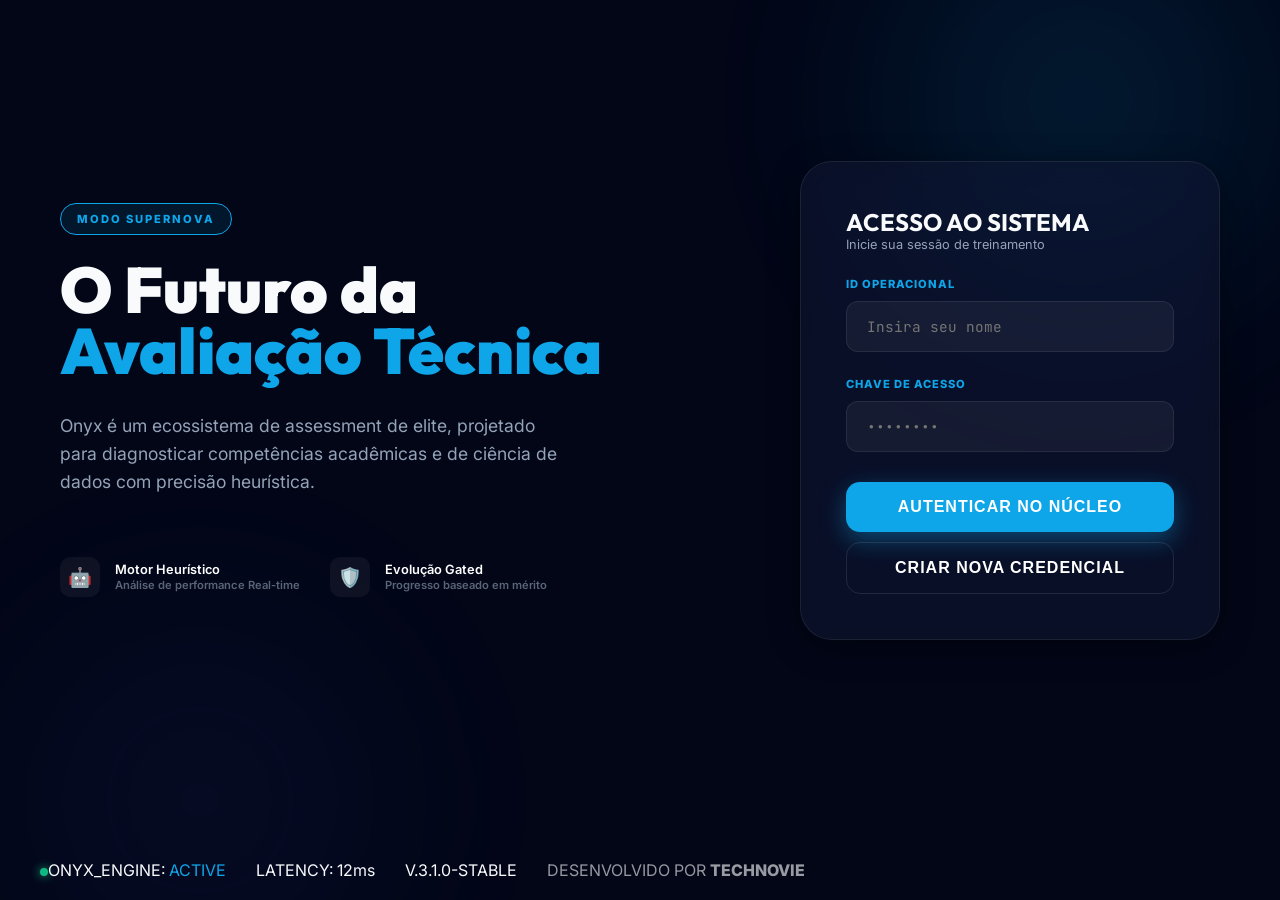
<file: index.html>
<!DOCTYPE html>
<html lang="pt-BR">

<head>
    <meta charset="UTF-8">
    <meta name="viewport" content="width=device-width, initial-scale=1.0">
    <title>ONYX - Supernova Assessment</title>
    <link rel="stylesheet" href="css/style.css">
    <link href="https://fonts.googleapis.com/css2?family=Inter:wght@400;600;800&family=Outfit:wght@700;900&family=JetBrains+Mono:wght@500;800&display=swap" rel="stylesheet">
    
    <!-- Legacy Browser & Retro-Compatibility Polyfill Suite (1990-Present) -->
    <script>
        (function() {
            if (!window.console) { window.console = { log: function() {}, error: function() {}, warn: function() {}, info: function() {} }; }
            if (!Array.prototype.forEach) {
                Array.prototype.forEach = function(callback, thisArg) {
                    for (var i = 0; i < this.length; i++) { if (i in this) callback.call(thisArg, this[i], i, this); }
                };
            }
            if (!Array.prototype.map) {
                Array.prototype.map = function(callback, thisArg) {
                    var arr = [];
                    for (var i = 0; i < this.length; i++) { if (i in this) arr.push(callback.call(thisArg, this[i], i, this)); }
                    return arr;
                };
            }
            if (!Array.prototype.indexOf) {
                Array.prototype.indexOf = function(searchElement, fromIndex) {
                    var k = fromIndex || 0;
                    if (k < 0) k = Math.max(0, this.length + k);
                    for (; k < this.length; k++) { if (k in this && this[k] === searchElement) return k; }
                    return -1;
                };
            }
            if (!Array.from) { Array.from = function(object) { return Array.prototype.slice.call(object); }; }
            if (!window.JSON) {
                window.JSON = {
                    parse: function(sJSON) { return eval('(' + sJSON + ')'); },
                    stringify: function(vContent) {
                        if (vContent === null) return "null";
                        if (typeof vContent === "string") return '"' + vContent.replace(/"/g, '\\"') + '"';
                        if (typeof vContent === "number" || typeof vContent === "boolean") return vContent.toString();
                        if (vContent instanceof Array) {
                            var sOutput = "";
                            for (var i = 0; i < vContent.length; i++) sOutput += (sOutput ? "," : "") + window.JSON.stringify(vContent[i]);
                            return "[" + sOutput + "]";
                        }
                        if (typeof vContent === "object") {
                            var sOutput = "";
                            for (var sKey in vContent) {
                                if (Object.prototype.hasOwnProperty.call(vContent, sKey)) {
                                    sOutput += (sOutput ? "," : "") + '"' + sKey + '":' + window.JSON.stringify(vContent[sKey]);
                                }
                            }
                            return "{" + sOutput + "}";
                        }
                        return "undefined";
                    }
                };
            }
            if (!window.localStorage) {
                var storageMock = {
                    _data: {},
                    setItem: function(k, v) { this._data[k] = String(v); },
                    getItem: function(k) { return this._data.hasOwnProperty(k) ? this._data[k] : null; },
                    removeItem: function(k) { delete this._data[k]; },
                    clear: function() { this._data = {}; }
                };
                window.localStorage = storageMock;
                window.sessionStorage = storageMock;
            }
            if (!window.Promise) {
                window.Promise = function(executor) {
                    var self = this;
                    self.status = 'pending'; self.value = undefined;
                    self.onResolvedCallback = []; self.onRejectedCallback = [];
                    function resolve(value) {
                        if (self.status === 'pending') { self.status = 'fulfilled'; self.value = value; for (var i = 0; i < self.onResolvedCallback.length; i++) self.onResolvedCallback[i](value); }
                    }
                    function reject(reason) {
                        if (self.status === 'pending') { self.status = 'rejected'; self.value = reason; for (var i = 0; i < self.onRejectedCallback.length; i++) self.onRejectedCallback[i](reason); }
                    }
                    try { executor(resolve, reject); } catch (e) { reject(e); }
                };
                window.Promise.prototype.then = function(onFulfilled, onRejected) {
                    var self = this;
                    return new window.Promise(function(resolve, reject) {
                        if (self.status === 'fulfilled') {
                            try { var x = onFulfilled(self.value); resolve(x); } catch (e) { reject(e); }
                        } else if (self.status === 'rejected') {
                            try { var x = onRejected(self.value); resolve(x); } catch (e) { reject(e); }
                        } else {
                            self.onResolvedCallback.push(function(val) { try { var x = onFulfilled(val); resolve(x); } catch (e) { reject(e); } });
                            self.onRejectedCallback.push(function(reason) { try { var x = onRejected(reason); resolve(x); } catch (e) { reject(e); } });
                        }
                    });
                };
                window.Promise.resolve = function(val) { return new window.Promise(function(r) { r(val); }); };
            }
            
            // Apple Touch interaction audio unlock
            window.AudioContext = window.AudioContext || window.webkitAudioContext;
            var unlockAppleAudio = function() {
                if (window.speechSynthesis && window.speechSynthesis.speak) { var u = new SpeechSynthesisUtterance(''); window.speechSynthesis.speak(u); }
                var ctx = null; try { ctx = new (window.AudioContext || window.webkitAudioContext)(); } catch(e) {}
                if (ctx && ctx.state === 'suspended') { ctx.resume(); }
                document.removeEventListener('click', unlockAppleAudio);
                document.removeEventListener('touchend', unlockAppleAudio);
            };
            document.addEventListener('click', unlockAppleAudio);
            document.addEventListener('touchend', unlockAppleAudio);
        })();
    </script>
</head>

<body class="theme-dark">
    <div class="bg-ambient">
        <div class="blob blob-1"></div>
        <div class="blob blob-2"></div>
    </div>

    <div class="main-viewport">
        <div class="hero-wrapper">
            <!-- Left Side: Educational System Info -->
            <div class="hero-text">
                <div class="hero-tag">MODO SUPERNOVA</div>
                <h1 class="hero-title">
                    O Futuro da<span>Avaliação Técnica</span>
                </h1>
                <p class="hero-subtitle">
                    Onyx é um ecossistema de assessment de elite, projetado para diagnosticar competências acadêmicas e
                    de ciência de dados com precisão heurística.
                </p>

                <div class="feature-strip">
                    <div class="f-item">
                        <div class="f-icon">🤖</div>
                        <div>
                            <p class="u-color-white">Motor Heurístico</p>
                            <span class="u-font-07 u-opacity-06">Análise de performance Real-time</span>
                        </div>
                    </div>
                    <div class="f-item">
                        <div class="f-icon">🛡️</div>
                        <div>
                            <p class="u-color-white">Evolução Gated</p>
                            <span class="u-font-07 u-opacity-06">Progresso baseado em mérito</span>
                        </div>
                    </div>
                </div>
            </div>

            <!-- Right Side: Login Card -->
            <div class="hero-auth">
                <div class="glass card-login">
                    <div class="u-mb-25">
                        <h2 class="u-font-header">ACESSO AO SISTEMA</h2>
                        <p class="u-text-muted">Inicie sua sessão de treinamento</p>
                    </div>

                    <div class="auth-form-standalone">
                        <div id="login-status" class="u-status-msg"></div>
                        <div class="input-group">
                            <label for="login-name">ID OPERACIONAL</label>
                            <input type="text" id="login-name" placeholder="Insira seu nome" autocomplete="off">
                        </div>
                        <div class="input-group">
                            <label for="login-pass">CHAVE DE ACESSO</label>
                            <input type="password" id="login-pass" placeholder="••••••••" autocomplete="off">
                        </div>
                        <div class="u-mt-30">
                            <button id="btn-do-login" class="btn-onyx btn-primary u-w-full">AUTENTICAR NO
                                NÚCLEO</button>
                            <button onclick="location.href='register.html'"
                                class="btn-onyx u-w-full u-mt-10 u-bg-none u-color-white u-border-glass">CRIAR NOVA CREDENCIAL</button>
                        </div>
                    </div>
                </div>
            </div>
        </div>
    </div>

    <footer id="system-status" class="u-pos-fixed u-bottom-20 u-left-40 u-border-none u-bg-none u-flex-gap-30">
        <div class="status-item"><span class="status-dot"></span>ONYX_ENGINE: <span class="u-text-primary">ACTIVE</span>
        </div>
        <div class="status-item">LATENCY: <span id="ping">12ms</span></div>
        <div class="status-item">V.3.1.0-STABLE</div>
        <div class="status-item u-opacity-06">DESENVOLVIDO POR <span class="u-color-white u-weight-800">TECHNOVIE</span></div>
    </footer>

    <script src="js/onyx_core.js"></script>
    <script src="js/onyx_db_manager.js"></script>
    <script>
        const UI = {
            status: document.getElementById('login-status'),
            name: document.getElementById('login-name'),
            pass: document.getElementById('login-pass'),
            ping: document.getElementById('ping')
        };

        function showMsg(msg, isError) {
            UI.status.textContent = msg;
            UI.status.className = 'u-status-msg ' + (isError ? 'status-error' : 'status-success');
        }

        // Overlay container for Cyber Boot
        const bootOverlay = document.createElement('div');
        bootOverlay.className = 'boot-overlay';
        document.body.appendChild(bootOverlay);

        document.getElementById('btn-do-login').onclick = async () => {
            const name = UI.name.value.trim();
            const pass = UI.pass.value.trim();

            if (!name || !pass) {
                showMsg("Identificação necessária.", true);
                return;
            }

            const user = await OnyxCore.DB.getUser(name);
            const hashedPass = await OnyxCore.Crypto.hashSHA256(pass);
            if (user && user.password === hashedPass) {
                showMsg("ACESSO AUTORIZADO.", false);
                
                // Start Boot Sequence
                bootOverlay.classList.add('active');
                const bootSteps = [
                    "INICIALIZANDO NÚCLEO ONYX...",
                    "CARREGANDO PERFIL DE OPERADOR...",
                    "DESCRIPTOGRAFANDO BASE DE DADOS HEURÍSTICA...",
                    "ESTABELECENDO CONEXÃO COM A REDE GLOBAL...",
                    "ACESSO CONCEDIDO."
                ];
                
                let htmlContent = "";
                for(let i=0; i<bootSteps.length; i++) {
                    htmlContent += `<div>> ${bootSteps[i]}</div>`;
                    bootOverlay.innerHTML = htmlContent;
                    await new Promise(r => setTimeout(r, 600));
                }
                
                setTimeout(() => OnyxCore.Session.login(name, user.role), 500);
            } else {
                showMsg("USUÁRIO OU SENHA INVÁLIDOS.", true);
            }
        };

        // Random Ping Fluctuation
        setInterval(() => {
            UI.ping.textContent = Math.floor(Math.random() * 15 + 5) + 'ms';
        }, 3000);

        window.onload = async () => {
            if (window.OnyxDBManager) {
                await window.OnyxDBManager.init();
            } else {
                await OnyxCore.DB.init();
            }
            
            const currentUser = OnyxCore.Session.getCurrentUser();
            if (currentUser) {
                const userRole = localStorage.getItem('onyx_active_user_role');
                if (userRole === 'responsavel') {
                    location.href = 'parents_portal.html';
                } else {
                    location.href = 'dashboard.html';
                }
                return;
            }

            // Check if device is mobile or tablet (Standard check + responsive breakpoint)
            const isMobileOrTablet = /Android|webOS|iPhone|iPad|iPod|BlackBerry|IEMobile|Opera Mini/i.test(navigator.userAgent) 
                || (window.innerWidth <= 1024);

            // Bypasses auto-login if they explicitly pressed 'Logout'
            const hasManualLogout = localStorage.getItem('onyx_manual_logout') === 'true';

            if (isMobileOrTablet && !hasManualLogout) {
                const mobileUser = 'OPERADOR MÓVEL';
                showMsg("APARELHO PORTÁTIL DETECTADO. CARREGANDO PERFIL...", false);
                
                // Start Boot Sequence for Mobile
                bootOverlay.classList.add('active');
                const bootSteps = [
                    "INICIALIZANDO NÚCLEO PORTÁTIL ONYX...",
                    "DISPOSITIVO MÓVEL/TABLET DETECTADO",
                    "AUTENTICANDO PERFIL AUTOMÁTICO: OPERADOR MÓVEL...",
                    "ESTABELECENDO CANAL SEGURO DE DADOS...",
                    "SESSÃO DE ACESSO INICIADA."
                ];
                
                let htmlContent = "";
                for(let i=0; i<bootSteps.length; i++) {
                    htmlContent += `<div>> ${bootSteps[i]}</div>`;
                    bootOverlay.innerHTML = htmlContent;
                    await new Promise(r => setTimeout(r, 600));
                }
                
                setTimeout(() => OnyxCore.Session.login(mobileUser, 'aluno'), 500);
            }
        };
    </script>
</body>

</html>
</file>
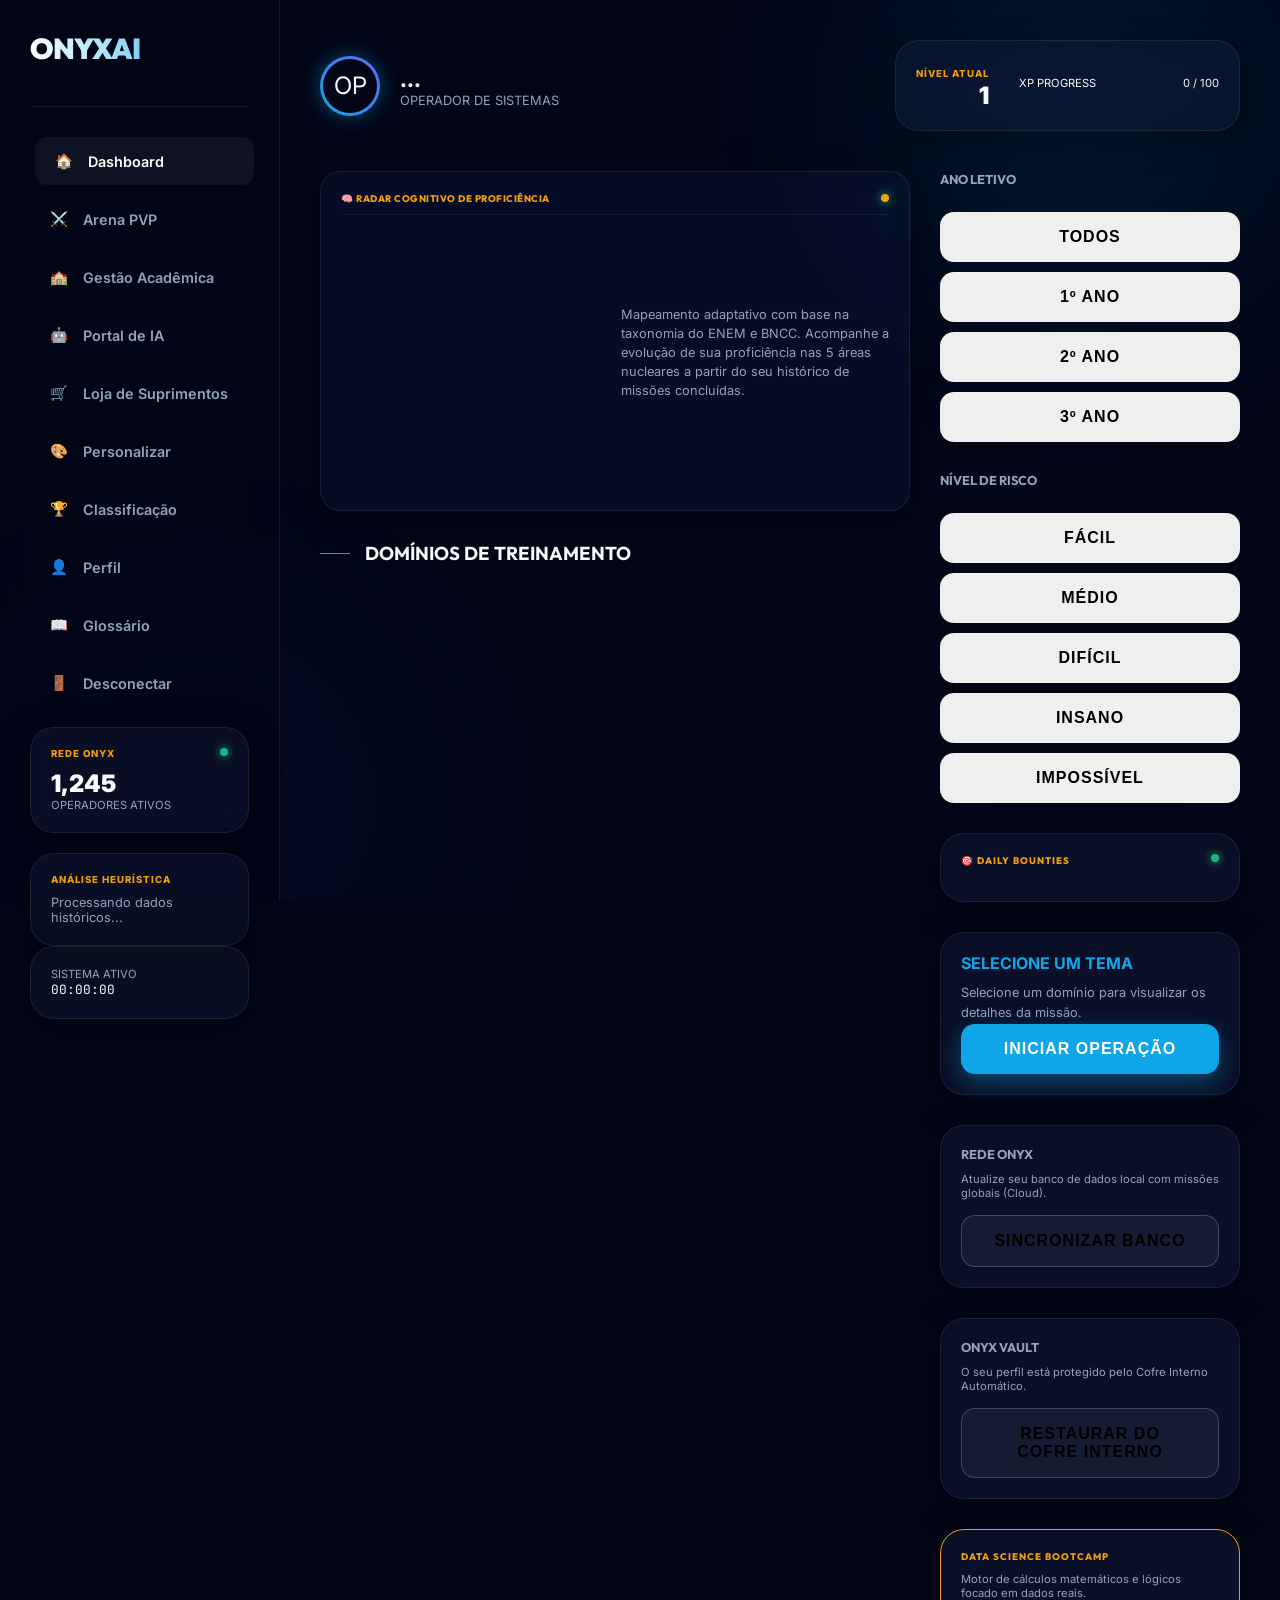
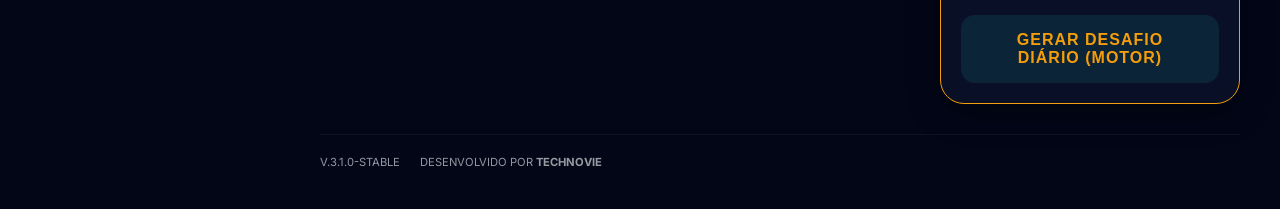
<file: dashboard.html>
<!DOCTYPE html>
<html lang="pt-BR">
<head>
    <meta charset="UTF-8">
    <meta name="viewport" content="width=device-width, initial-scale=1.0">
    <title>ONYX - Central de Comando</title>
    <link rel="stylesheet" href="css/style.css">
    <link href="https://fonts.googleapis.com/css2?family=Inter:wght@400;600;800&family=Outfit:wght@700;900&family=JetBrains+Mono:wght@500;800&display=swap" rel="stylesheet">
    
    <!-- Legacy Browser & Retro-Compatibility Polyfill Suite (1990-Present) -->
    <script>
        (function() {
            // 1. Console Polyfill (IE 6-8)
            if (!window.console) {
                window.console = { log: function() {}, error: function() {}, warn: function() {}, info: function() {} };
            }

            // 2. ES5 Array & Object Polyfills (Netscape 4+, IE 5+)
            if (!Array.prototype.forEach) {
                Array.prototype.forEach = function(callback, thisArg) {
                    for (var i = 0; i < this.length; i++) {
                        if (i in this) callback.call(thisArg, this[i], i, this);
                    }
                };
            }
            if (!Array.prototype.map) {
                Array.prototype.map = function(callback, thisArg) {
                    var arr = [];
                    for (var i = 0; i < this.length; i++) {
                        if (i in this) arr.push(callback.call(thisArg, this[i], i, this));
                    }
                    return arr;
                };
            }
            if (!Array.prototype.filter) {
                Array.prototype.filter = function(callback, thisArg) {
                    var arr = [];
                    for (var i = 0; i < this.length; i++) {
                        if (i in this && callback.call(thisArg, this[i], i, this)) arr.push(this[i]);
                    }
                    return arr;
                };
            }
            if (!Array.prototype.indexOf) {
                Array.prototype.indexOf = function(searchElement, fromIndex) {
                    var k = fromIndex || 0;
                    if (k < 0) k = Math.max(0, this.length + k);
                    for (; k < this.length; k++) {
                        if (k in this && this[k] === searchElement) return k;
                    }
                    return -1;
                };
            }
            if (!Array.from) {
                Array.from = function(object) { return Array.prototype.slice.call(object); };
            }
            if (!Object.keys) {
                Object.keys = function(obj) {
                    var keys = [];
                    for (var prop in obj) {
                        if (Object.prototype.hasOwnProperty.call(obj, prop)) keys.push(prop);
                    }
                    return keys;
                };
            }
            if (!String.prototype.trim) {
                String.prototype.trim = function() { return this.replace(/^[\s\uFEFF\xA0]+|[\s\uFEFF\xA0]+$/g, ''); };
            }

            // 3. JSON Polyfill (IE 7 and older)
            if (!window.JSON) {
                window.JSON = {
                    parse: function(sJSON) { return eval('(' + sJSON + ')'); },
                    stringify: function(vContent) {
                        if (vContent === null) return "null";
                        if (typeof vContent === "string") return '"' + vContent.replace(/"/g, '\\"') + '"';
                        if (typeof vContent === "number" || typeof vContent === "boolean") return vContent.toString();
                        if (vContent instanceof Array) {
                            var sOutput = "";
                            for (var i = 0; i < vContent.length; i++) sOutput += (sOutput ? "," : "") + window.JSON.stringify(vContent[i]);
                            return "[" + sOutput + "]";
                        }
                        if (typeof vContent === "object") {
                            var sOutput = "";
                            for (var sKey in vContent) {
                                if (Object.prototype.hasOwnProperty.call(vContent, sKey)) {
                                    sOutput += (sOutput ? "," : "") + '"' + sKey + '":' + window.JSON.stringify(vContent[sKey]);
                                }
                            }
                            return "{" + sOutput + "}";
                        }
                        return "undefined";
                    }
                };
            }

            // 4. LocalStorage & SessionStorage Polyfill (IE 5-7, Netscape)
            if (!window.localStorage) {
                var storageMock = {
                    _data: {},
                    setItem: function(k, v) { this._data[k] = String(v); },
                    getItem: function(k) { return this._data.hasOwnProperty(k) ? this._data[k] : null; },
                    removeItem: function(k) { delete this._data[k]; },
                    clear: function() { this._data = {}; }
                };
                window.localStorage = storageMock;
                window.sessionStorage = storageMock;
            }

            // 5. Promise Polyfill (Graceful ES6 support on IE 9-11 and early mobile browsers)
            if (!window.Promise) {
                window.Promise = function(executor) {
                    var self = this;
                    self.status = 'pending';
                    self.value = undefined;
                    self.onResolvedCallback = [];
                    self.onRejectedCallback = [];
                    function resolve(value) {
                        if (self.status === 'pending') {
                            self.status = 'fulfilled';
                            self.value = value;
                            for (var i = 0; i < self.onResolvedCallback.length; i++) self.onResolvedCallback[i](value);
                        }
                    }
                    function reject(reason) {
                        if (self.status === 'pending') {
                            self.status = 'rejected';
                            self.value = reason;
                            for (var i = 0; i < self.onRejectedCallback.length; i++) self.onRejectedCallback[i](reason);
                        }
                    }
                    try { executor(resolve, reject); } catch (e) { reject(e); }
                };
                window.Promise.prototype.then = function(onFulfilled, onRejected) {
                    var self = this;
                    return new window.Promise(function(resolve, reject) {
                        if (self.status === 'fulfilled') {
                            try { var x = onFulfilled(self.value); resolve(x); } catch (e) { reject(e); }
                        } else if (self.status === 'rejected') {
                            try { var x = onRejected(self.value); resolve(x); } catch (e) { reject(e); }
                        } else {
                            self.onResolvedCallback.push(function(val) {
                                try { var x = onFulfilled(val); resolve(x); } catch (e) { reject(e); }
                            });
                            self.onRejectedCallback.push(function(reason) {
                                try { var x = onRejected(reason); resolve(x); } catch (e) { reject(e); }
                            });
                        }
                    });
                };
                window.Promise.resolve = function(val) { return new window.Promise(function(r) { r(val); }); };
            }

            // 6. SpeechSynthesis Polyfill (Silent fallback)
            if (!window.speechSynthesis) {
                window.speechSynthesis = { speak: function() {}, cancel: function() {}, getVoices: function() { return []; } };
                window.SpeechSynthesisUtterance = function() { return { text: '', lang: '', rate: 1, pitch: 1 }; };
            }

            // 7. document.querySelectorAll / getElementsByClassName Polyfill (IE 6-7)
            if (!document.querySelectorAll) {
                document.querySelectorAll = function(selectors) {
                    var style = document.createElement('style'), elements = [], element;
                    document.documentElement.firstChild.appendChild(style);
                    document._qsa = [];
                    style.styleSheet.cssText = selectors + '{x-qsa:expression(document._qsa.push(this))}';
                    window.scrollBy(0, 0);
                    style.parentNode.removeChild(style);
                    while (document._qsa.length) {
                        element = document._qsa.shift();
                        element.style.removeAttribute('x-qsa');
                        elements.push(element);
                    }
                    document._qsa = null;
                    return elements;
                };
            }
            if (!document.querySelector) {
                document.querySelector = function(selectors) {
                    var elements = document.querySelectorAll(selectors);
                    return elements.length ? elements[0] : null;
                };
            }
            
            // 8. Custom CSS Variable and Flexbox backward compatibility shims
            var isFlexSupported = (function() {
                var d = document.createElement('div');
                try { d.style.display = 'flex'; return d.style.display === 'flex'; } catch(e) { return false; }
            })();
            
            if (!isFlexSupported) {
                var css = 'body { overflow-x: auto; min-width: 980px; } ' +
                          '.ai-hub-container, .portal-layout-deck { display: block !important; } ' +
                          '.sidebar { float: left; width: 240px; margin-right: 20px; } ' +
                          '.main-content { float: left; width: calc(100% - 280px); } ' +
                          '.card-grid, .stats-row { display: block !important; } ' +
                          '.card-grid > div, .stats-row > div { float: left; width: 30%; margin-right: 3%; }';
                var style = document.createElement('style');
                style.type = 'text/css';
                if (style.styleSheet) style.styleSheet.cssText = css;
                else style.appendChild(document.createTextNode(css));
                document.getElementsByTagName('head')[0].appendChild(style);
            }

            // 9. Retro Degradation Support & Notice
            var supportsES6 = (function() {
                try { new Function("const a = () => {}; let b = 1;"); return true; } catch (e) { return false; }
            })();
            if (!supportsES6) {
                window.onload = function() {
                    var banner = document.createElement('div');
                    banner.style.cssText = 'background:#ef4444; color:#fff; font-family:sans-serif; font-size:12px; padding:10px; text-align:center; position:fixed; top:0; left:0; width:100%; z-index:99999; font-weight:bold;';
                    banner.innerHTML = '⚠️ SISTEMA OPERANDO EM MODO DE ALTA COMPATIBILIDADE RETRÔ. Algumas micro-animações foram desativadas para garantir a estabilidade do seu navegador.';
                    document.body.insertBefore(banner, document.body.firstChild);
                    document.body.style.paddingTop = '40px';
                };
            }

            // 10. Apple iOS / macOS Safari Kinetic Scroll & Audio Unlock Shim
            window.AudioContext = window.AudioContext || window.webkitAudioContext;
            var unlockAppleAudio = function() {
                if (window.speechSynthesis && window.speechSynthesis.speak) {
                    var u = new SpeechSynthesisUtterance('');
                    window.speechSynthesis.speak(u);
                }
                var ctx = null;
                try { ctx = new (window.AudioContext || window.webkitAudioContext)(); } catch(e) {}
                if (ctx && ctx.state === 'suspended') { ctx.resume(); }
                document.removeEventListener('click', unlockAppleAudio);
                document.removeEventListener('touchend', unlockAppleAudio);
            };
            document.addEventListener('click', unlockAppleAudio);
            document.addEventListener('touchend', unlockAppleAudio);

            // Inject iOS kinetic touch physics stylesheet globally
            var appleScrollCss = 'div, section, main, article, ul, ol, .chat-messages-area, .simulado-scroll-deck { -webkit-overflow-scrolling: touch !important; }';
            var appleStyle = document.createElement('style');
            appleStyle.type = 'text/css';
            if (appleStyle.styleSheet) appleStyle.styleSheet.cssText = appleScrollCss;
            else appleStyle.appendChild(document.createTextNode(appleScrollCss));
            document.getElementsByTagName('head')[0].appendChild(appleStyle);
        })();
    </script>
</head>
<body class="theme-dark">
    <div class="bg-ambient"><div class="blob blob-1"></div><div class="blob blob-2"></div></div>

    <main id="app">
        <!-- Professional Sidebar -->
        <aside class="sidebar">
            <div class="logo-container" onclick="location.href='dashboard.html'" title="Recarregar Home (Dashboard)">
                <div class="logo-text">ONYX<span>AI</span></div>
            </div>
            <nav class="nav-menu">
                <a href="#" class="nav-item active" id="btn-show-dashboard">🏠 <span>Dashboard</span></a>
                <a href="#" class="nav-item" id="btn-show-arena" data-screen="arena">⚔️ <span>Arena PVP</span></a>
                <a href="#" class="nav-item" id="btn-show-academic">🏫 <span>Gestão Acadêmica</span></a>
                <a href="#" class="nav-item" id="btn-show-ai-hub">🤖 <span>Portal de IA</span></a>
                <a href="#" class="nav-item" id="btn-show-shop" data-screen="shop">🛒 <span>Loja de Suprimentos</span></a>
                <a href="#" class="nav-item" id="btn-show-styles" data-screen="styles">🎨 <span>Personalizar</span></a>
                <a href="#" class="nav-item" id="btn-show-ranking">🏆 <span>Classificação</span></a>
                <a href="#" class="nav-item" id="btn-show-profile">👤 <span>Perfil</span></a>
                <a href="#" class="nav-item" id="btn-show-glossary">📖 <span>Glossário</span></a>
                <a href="#" class="nav-item" id="btn-logout">🚪 <span>Desconectar</span></a>
                <a href="parents_portal.html" target="_blank" class="nav-item" id="btn-show-parents" style="display:none; border-top: 1px dashed rgba(255, 255, 255, 0.15); margin-top: 12px; color: var(--accent); font-weight: 800; text-shadow: 0 0 10px rgba(14, 165, 233, 0.2);">👪 <span>Portal de Pais</span></a>
            </nav>
            <div class="glass u-p-20 u-mt-20" id="online-users-panel">
                <div class="u-flex-between">
                    <p class="u-text-accent">REDE ONYX</p>
                    <span class="status-dot pulse"></span>
                </div>
                <div id="online-count-display" class="u-font-15 u-weight-900 u-mt-10">
                    1,245
                </div>
                <p class="u-text-muted u-font-07">OPERADORES ATIVOS</p>
            </div>
            <div class="glass u-p-20 u-mt-20" id="insight-panel">
                <p class="u-text-accent">ANÁLISE HEURÍSTICA</p>
                <div id="insight-content" class="u-text-muted u-mt-10">
                    Processando dados históricos...
                </div>
            </div>
            <div class="glass u-p-20 u-mt-auto">
                <p class="u-text-muted u-font-07">SISTEMA ATIVO</p>
                <div class="u-font-mono u-font-08" id="sys-clock">00:00:00</div>
            </div>
        </aside>

        <!-- Main Viewport -->
        <div class="main-viewport">
            <header class="dashboard-header">
                <div class="user-profile-header">
                    <div class="avatar-ring">
                        <div class="avatar-inner">OP</div>
                    </div>
                    <div>
                        <h2 id="logged-user-name" class="glitch-text">...</h2>
                        <p class="u-text-muted u-font-08" id="logged-user-role">OPERADOR DE SISTEMAS</p>
                    </div>
                </div>

                <div class="glass u-p-20 u-flex-gap-30">
                    <div class="u-text-right">
                        <span class="u-text-accent">NÍVEL ATUAL</span>
                        <div class="u-font-15 u-weight-900" id="global-level">1</div>
                    </div>
                    <div class="u-w-200">
                        <div class="u-flex-between u-font-07 u-mb-5">
                            <span>XP PROGRESS</span>
                            <span id="xp-mini-current">0 / 100</span>
                        </div>
                        <div class="xp-mini-bar-outer"><div class="xp-mini-bar-inner" id="xp-mini-bar-inner"></div></div>
                    </div>
                </div>
            </header>

            <div class="u-grid-layout">
                <!-- Subject Selection -->
                <section id="screen-home" class="screen active">
                    <!-- Dynamic Cognitive Proficiency Radar -->
                    <div class="glass u-p-20 u-mb-30 radar-panel">
                        <div class="u-flex-between u-mb-15 radar-header">
                            <h4 class="u-font-header u-text-accent radar-title">🧠 RADAR COGNITIVO DE PROFICIÊNCIA</h4>
                            <span class="status-dot pulse dot-accent"></span>
                        </div>
                        <div class="u-grid-2 radar-grid">
                            <div id="dashboard-radar-chart" class="radar-chart-container">
                                <!-- SVG radar rendered dynamically -->
                            </div>
                            <div class="radar-details">
                                <p class="u-text-muted u-mb-15 u-font-08 radar-description">
                                    Mapeamento adaptativo com base na taxonomia do ENEM e BNCC. Acompanhe a evolução de sua proficiência nas 5 áreas nucleares a partir do seu histórico de missões concluídas.
                                </p>
                                <div id="dashboard-radar-legend" class="radar-legend-container">
                                    <!-- Dynamic bars and status text -->
                                </div>
                            </div>
                        </div>
                    </div>

                    <div class="u-mb-25 u-flex-center-gap-15">
                        <div class="u-divider-h"></div>
                        <h3 class="u-font-header">DOMÍNIOS DE TREINAMENTO</h3>
                    </div>
                    <div class="subject-grid-master" id="subject-options">
                        <!-- Dynamic Buttons -->
                    </div>
                </section>

                <!-- Difficulty & Action -->
                <aside id="screen-home-aside">
                    <div class="u-mb-25">
                        <h3 class="u-font-header u-font-09 u-text-muted">ANO LETIVO</h3>
                    </div>
                    <div class="nav-menu u-mb-30" id="year-options">
                        <button class="btn-onyx btn-year active" data-year="all">TODOS</button>
                        <button class="btn-onyx btn-year" data-year="1">1º ANO</button>
                        <button class="btn-onyx btn-year" data-year="2">2º ANO</button>
                        <button class="btn-onyx btn-year" data-year="3">3º ANO</button>
                    </div>

                    <div class="u-mb-25">
                        <h3 class="u-font-header u-font-09 u-text-muted">NÍVEL DE RISCO</h3>
                    </div>
                    <div class="nav-menu u-mb-30" id="difficulty-options">
                        <button class="btn-onyx btn-diff active" data-difficulty="easy">FÁCIL</button>
                        <button class="btn-onyx btn-diff" data-difficulty="medium">MÉDIO</button>
                        <button class="btn-onyx btn-diff" data-difficulty="hard">DIFÍCIL</button>
                        <button class="btn-onyx btn-diff" data-difficulty="insane">INSANO</button>
                        <button class="btn-onyx btn-diff" data-difficulty="impossible">IMPOSSÍVEL</button>
                        <button class="btn-onyx btn-diff" id="btn-diff-suicida" data-difficulty="suicida" style="display:none; color: #ef4444; border-color: #ef4444; font-weight: 900; text-shadow: 0 0 10px rgba(239, 68, 68, 0.4);">SUICIDA 💀</button>
                    </div>

                    <div class="glass u-p-20 u-mb-30" id="bounties-panel">
                        <div class="u-flex-between u-mb-15">
                            <h4 class="u-font-header u-text-accent">🎯 DAILY BOUNTIES</h4>
                            <span class="status-dot"></span>
                        </div>
                        <div id="bounties-list" class="nav-menu">
                            <!-- Bounties injected here -->
                        </div>
                    </div>

                    <div class="glass u-p-20 u-mb-30">
                        <h4 id="briefing-subject" class="u-text-primary u-mb-10">SELECIONE UM TEMA</h4>
                        <p id="briefing-desc" class="u-text-muted u-line-16 u-mb-20">
                            Selecione um domínio para visualizar os detalhes da missão.
                        </p>
                        <button id="btn-start" class="btn-onyx btn-primary u-w-full">INICIAR OPERAÇÃO</button>
                    </div>

                    <div class="glass u-p-20 u-mb-30">
                        <h4 class="u-font-header u-text-muted u-mb-10">REDE ONYX</h4>
                        <p class="u-font-07 u-text-muted u-mb-15">Atualize seu banco de dados local com missões globais (Cloud).</p>
                        <button id="btn-cloud-sync" class="btn-onyx u-w-full btn-glass-bordered">
                            SINCRONIZAR BANCO
                        </button>
                    </div>

                    <div class="glass u-p-20 u-mb-30" id="backup-panel">
                        <div class="u-flex-between u-mb-10">
                            <h4 class="u-font-header u-text-muted">ONYX VAULT</h4>
                        </div>
                        <p class="u-font-07 u-text-muted u-mb-15">O seu perfil está protegido pelo Cofre Interno Automático.</p>
                        <button id="btn-restore-internal" class="btn-onyx u-w-full btn-glass-bordered">
                            RESTAURAR DO COFRE INTERNO
                        </button>
                    </div>

                    <div class="glass u-p-20 glass-accent-border">
                        <h4 class="u-font-header u-text-accent u-mb-10">DATA SCIENCE BOOTCAMP</h4>
                        <p class="u-font-07 u-text-muted u-mb-15">Motor de cálculos matemáticos e lógicos focado em dados reais.</p>
                        <button id="btn-bootcamp-daily" class="btn-onyx u-w-full btn-bootcamp">
                            GERAR DESAFIO DIÁRIO (MOTOR)
                        </button>
                    </div>
                </aside>

                <!-- Screen: Arena -->
                <section id="screen-arena" class="screen">
                    <header class="u-mb-30 u-flex-between arena-header">
                        <div>
                            <h2 class="u-font-header u-text-primary">ARENA DE COMBATE</h2>
                            <p class="u-text-muted">Enfrente outros operadores em tempo real para ganhos massivos de XP.</p>
                        </div>
                        <div class="arena-subject-select-container">
                            <label class="u-font-07 u-text-accent arena-select-label">DOMÍNIO DE COMBATE:</label>
                            <select id="arena-battle-subject" class="tutor-select-futuristic arena-select-subject" title="Selecione o domínio de combate">
                                <option value="portugues">PORTUGUÊS</option>
                                <option value="literatura">LITERATURA</option>
                                <option value="ingles">INGLÊS</option>
                                <option value="artes">ARTES</option>
                                <option value="educacao_fisica">ED. FÍSICA</option>
                                <option value="algebra">ÁLGEBRA</option>
                                <option value="geometria">GEOMETRIA</option>
                                <option value="estatistica">ESTATÍSTICA</option>
                                <option value="matematica_financeira">MAT. FINANCEIRA</option>
                                <option value="fisica">FÍSICA</option>
                                <option value="quimica">QUÍMICA</option>
                                <option value="biologia">BIOLOGIA</option>
                                <option value="historia">HISTÓRIA</option>
                                <option value="geografia">GEOGRAFIA</option>
                                <option value="filosofia">FILOSOFIA</option>
                                <option value="sociologia">SOCIOLOGIA</option>
                                <option value="tecnologia" selected>TECNOLOGIA</option>
                                <option value="programacao">PROGRAMAÇÃO</option>
                                <option value="robotica">ROBÓTICA</option>
                                <option value="empreendedorismo">EMPREENDEDORISMO</option>
                                <option value="ciencia_de_dados">CIÊNCIA DE DADOS</option>
                                <option value="inteligencia_artificial">INTEL. ARTIFICIAL</option>
                            </select>
                        </div>
                    </header>
                    <div class="u-grid-layout arena-grid-layout">
                        <div>
                            <h3 class="u-font-header u-mb-15 arena-section-title">
                                ⚔️ OPERADORES DISPONÍVEIS NA REDE
                                <span class="status-dot pulse status-dot-primary"></span>
                            </h3>
                            <div class="arena-grid arena-grid-lobby-custom" id="arena-lobby">
                                <!-- Matches will appear here -->
                                <div class="glass u-p-20 u-text-center">
                                    <p class="u-opacity-06">BUSCANDO OPERADORES ATIVOS...</p>
                                </div>
                            </div>
                        </div>
                        
                        <!-- Global Terminal Chat Panel -->
                        <div class="glass u-p-20 arena-chat-panel">
                            <div class="u-flex-between u-mb-15 arena-chat-header">
                                <h4 class="u-font-header u-text-primary arena-chat-title">
                                    💬 TRANSMISSÕES GLOBAIS (WAN)
                                </h4>
                                <span class="status-dot pulse status-dot-success"></span>
                            </div>
                            
                            <!-- Chat message log viewport -->
                            <div id="arena-chat-log" class="arena-chat-log-viewport">
                                <div class="arena-chat-system-msg">
                                    [ONYX SECURE]: Link global sincronizado. Suas mensagens serão transmitidas a todos os operadores conectados à Internet.
                                </div>
                            </div>
                            
                            <!-- Chat input bar -->
                            <div class="arena-chat-input-bar">
                                <input type="text" id="arena-chat-input" placeholder="Transmitir na rede..." class="arena-chat-input-field" />
                                <button id="btn-arena-chat-send" class="btn-onyx arena-chat-send-btn">
                                    ENVIAR
                                </button>
                            </div>
                        </div>
                    </div>
                </section>
                
                <!-- Screen: Shop -->
                <section id="screen-shop" class="screen">
                    <header class="u-mb-30">
                        <h2 class="u-font-header u-text-primary">🛒 LOJA DE SUPRIMENTOS ONYX</h2>
                        <p class="u-text-muted">Adquira recursos táticos usando suas moedas ganhas nas missões.</p>
                    </header>
                    <div class="glass u-p-20 u-mb-30 u-flex-between">
                        <div>
                            <span class="u-text-accent">SEU SALDO ATUAL:</span>
                            <div class="u-font-15 u-weight-900" id="shop-coins">0 <span class="u-font-08 u-text-muted">COINS</span></div>
                        </div>
                        <div class="u-text-right">
                            <span class="u-text-muted">INVENTÁRIO TÁTICO:</span>
                            <div class="u-font-10 u-weight-900 u-text-primary">
                                ✨ <span id="shop-tutor-inv">0</span> |
                                ❤️ <span id="shop-life-inv">0</span> |
                                ✂️ <span id="shop-fifty-inv">0</span> |
                                ⏳ <span id="shop-time-inv">0</span> |
                                ⏭️ <span id="shop-skip-inv">0</span>
                            </div>
                        </div>
                    </div>
                    <div class="u-grid-2">
                        <!-- Item 1 -->
                        <div class="glass u-p-20">
                            <div class="u-flex-between u-mb-15">
                                <h3 class="u-font-header u-text-accent">✨ TUTOR DE BOLSO</h3>
                                <span class="u-font-12 u-weight-900">50 <span class="u-font-07">COINS</span></span>
                            </div>
                            <p class="u-text-muted u-mb-20 u-font-08">Simplifica a leitura de uma questão complexa através da IA.</p>
                            <button id="btn-buy-tutor" class="btn-onyx btn-primary u-w-full">COMPRAR (+1)</button>
                        </div>
                        <!-- Item 2 -->
                        <div class="glass u-p-20">
                            <div class="u-flex-between u-mb-15">
                                <h3 class="u-font-header" style="color:var(--error);">❤️ CORAÇÃO EXTRA</h3>
                                <span class="u-font-12 u-weight-900">100 <span class="u-font-07">COINS</span></span>
                            </div>
                            <p class="u-text-muted u-mb-20 u-font-08">Recupera instantaneamente 1 Vida perdida durante a missão.</p>
                            <button id="btn-buy-life" class="btn-onyx btn-primary u-w-full" style="background:rgba(239,68,68,0.2); border-color:var(--error);">COMPRAR (+1)</button>
                        </div>
                        <!-- Item 3 -->
                        <div class="glass u-p-20">
                            <div class="u-flex-between u-mb-15">
                                <h3 class="u-font-header" style="color:#f59e0b;">✂️ ELIMINADOR 50/50</h3>
                                <span class="u-font-12 u-weight-900">150 <span class="u-font-07">COINS</span></span>
                            </div>
                            <p class="u-text-muted u-mb-20 u-font-08">Remove 2 alternativas incorretas da questão atual.</p>
                            <button id="btn-buy-fifty" class="btn-onyx btn-primary u-w-full" style="background:rgba(245,158,11,0.2); border-color:#f59e0b;">COMPRAR (+1)</button>
                        </div>
                        <!-- Item 4 -->
                        <div class="glass u-p-20">
                            <div class="u-flex-between u-mb-15">
                                <h3 class="u-font-header" style="color:#10b981;">⏳ CONGELADOR DE TEMPO</h3>
                                <span class="u-font-12 u-weight-900">75 <span class="u-font-07">COINS</span></span>
                            </div>
                            <p class="u-text-muted u-mb-20 u-font-08">Adiciona +30 segundos ao relógio da questão atual.</p>
                            <button id="btn-buy-time" class="btn-onyx btn-primary u-w-full" style="background:rgba(16,185,129,0.2); border-color:#10b981;">COMPRAR (+1)</button>
                        </div>
                        <!-- Item 5 -->
                        <div class="glass u-p-20" style="grid-column: 1 / -1;">
                            <div class="u-flex-between u-mb-15">
                                <h3 class="u-font-header" style="color:#8b5cf6;">⏭️ AVANÇO TÁTICO</h3>
                                <span class="u-font-12 u-weight-900">200 <span class="u-font-07">COINS</span></span>
                            </div>
                            <p class="u-text-muted u-mb-20 u-font-08">Pula a questão atual sem sofrer penalidade de erro (não ganha moedas).</p>
                            <button id="btn-buy-skip" class="btn-onyx btn-primary u-w-full" style="background:rgba(139,92,246,0.2); border-color:#8b5cf6;">COMPRAR (+1)</button>
                        </div>
                        <!-- Item 6 (Suicida) -->
                        <div class="glass u-p-20" id="shop-card-suicida" style="grid-column: 1 / -1; border: 1px solid #ef4444; box-shadow: inset 0 0 20px rgba(239, 68, 68, 0.1);">
                            <div class="u-flex-between u-mb-15">
                                <h3 class="u-font-header" style="color:#ef4444; text-shadow: 0 0 10px rgba(239, 68, 68, 0.5);">🔥 DESBLOQUEAR NÍVEL SUICIDA</h3>
                                <span class="u-font-12 u-weight-900" style="color:#ef4444;">10000 <span class="u-font-07">COINS</span></span>
                            </div>
                            <p class="u-text-muted u-mb-20 u-font-08">Libera a dificuldade extrema SUICIDA. Perguntas hipercomplexas para qualquer matéria com multiplicador maciço de XP (10x).</p>
                            <button id="btn-buy-suicida" class="btn-onyx btn-primary u-w-full" style="background:rgba(239,68,68,0.2); border-color:#ef4444;">COMPRAR (PASSE DE 3 DIAS)</button>
                        </div>
                    </div>
                </section>

                <!-- Screen: Styles -->
                <section id="screen-styles" class="screen">
                    <header class="u-mb-30">
                        <h2 class="u-font-header u-text-primary">🎨 ESTILOS & TEMAS ONYX</h2>
                        <p class="u-text-muted">Ajuste os parâmetros visuais e sonoros do seu terminal holográfico em tempo real.</p>
                    </header>
                    <div class="glass u-p-30 styles-screen-panel">
                        <!-- Theme Presets Selection -->
                        <div>
                            <h3 class="u-font-header u-text-accent u-mb-15" style="font-size: 0.95rem; letter-spacing:0.5px;">💎 PRESETS DE TEMA CIBERNÉTICO</h3>
                            <div class="theme-pickers-grid">
                                <button class="theme-picker-btn btn-theme-preset active" data-preset="default" style="--primary: #0ea5e9;">
                                    <div class="theme-dot" style="background: #0ea5e9;"></div>
                                    <span style="font-family: var(--font-header); font-weight: 800; font-size: 0.8rem; color:#fff;">ONYX CORE</span>
                                </button>
                                <button class="theme-picker-btn btn-theme-preset" data-preset="matrix" style="--primary: #10b981;">
                                    <div class="theme-dot" style="background: #10b981;"></div>
                                    <span style="font-family: var(--font-header); font-weight: 800; font-size: 0.8rem; color:#fff;">TOXIC MATRIX</span>
                                </button>
                                <button class="theme-picker-btn btn-theme-preset" data-preset="cyberpunk" style="--primary: #ec4899;">
                                    <div class="theme-dot" style="background: #ec4899;"></div>
                                    <span style="font-family: var(--font-header); font-weight: 800; font-size: 0.8rem; color:#fff;">CYBERPUNK NEON</span>
                                </button>
                                <button class="theme-picker-btn btn-theme-preset" data-preset="volcanic" style="--primary: #ef4444;">
                                    <div class="theme-dot" style="background: #ef4444;"></div>
                                    <span style="font-family: var(--font-header); font-weight: 800; font-size: 0.8rem; color:#fff;">VOLCANIC HACK</span>
                                </button>
                                <button class="theme-picker-btn btn-theme-preset" data-preset="gold" style="--primary: #eab308;">
                                    <div class="theme-dot" style="background: #eab308;"></div>
                                    <span style="font-family: var(--font-header); font-weight: 800; font-size: 0.8rem; color:#fff;">CHRONOS GOLD</span>
                                </button>
                            </div>
                        </div>

                        <!-- Sound Clicks Customizer -->
                        <div style="border-top: 1px solid var(--glass-border); padding-top: 25px;">
                            <div class="u-flex-between u-mb-15" style="align-items: center; flex-wrap:wrap; gap:15px;">
                                <h3 class="u-font-header u-text-accent" style="font-size: 0.95rem; letter-spacing:0.5px; margin:0;">🔊 EFEITOS SONOROS & DIGITAÇÃO COGNITIVA</h3>
                                <label class="tutor-toggle-label" style="margin:0;">
                                    <input type="checkbox" id="keyboard-synth-toggle" class="tutor-toggle-checkbox">
                                    <span>ATIVAR SOM DE TECLADO MECÂNICO</span>
                                </label>
                            </div>
                            
                            <div class="u-grid-2" style="gap:25px; margin-top:20px;">
                                <div>
                                    <label class="u-font-07 u-text-muted u-mb-5" style="display:block; font-weight:800; letter-spacing:0.5px;">PERFIL DE SOM DE TECLAS</label>
                                    <select id="keyboard-synth-profile" class="tutor-select-futuristic u-w-full" style="padding:10px !important;">
                                        <option value="mechanical">TECLADO MECÂNICO SWITCH CLICKS</option>
                                        <option value="retro">RETRO ARCADE 8-BIT BLEEPS</option>
                                        <option value="synth">SOFT HARP ARPEGGIO CHORDS</option>
                                    </select>
                                </div>
                                <div class="synth-slider-group">
                                    <label class="u-font-07 u-text-muted u-mb-5" style="display:block; font-weight:800; letter-spacing:0.5px;">VOLUME DO TECLADO: <span id="keyboard-vol-label" style="color:#fff; font-family:var(--font-mono);">30%</span></label>
                                    <input type="range" id="keyboard-synth-volume" min="0" max="1" step="0.05" class="synth-slider" style="margin-top:10px;">
                                </div>
                            </div>
                        </div>

                        <!-- Canvas Backdrop customizer -->
                        <div style="border-top: 1px solid var(--glass-border); padding-top: 25px;">
                            <div class="u-flex-between" style="align-items: center; flex-wrap:wrap; gap:15px;">
                                <div>
                                    <h3 class="u-font-header u-text-accent" style="font-size: 0.95rem; letter-spacing:0.5px; margin:0;">🌌 RENDERIZADOR DINÂMICO DE AMBIENTE (BACKGROUND)</h3>
                                    <p class="u-font-07 u-text-muted u-mt-5" style="margin:0;">Ativa um motor gráfico em tempo real para gerar uma nebulosa de dados flutuante e interativa na tela.</p>
                                </div>
                                <label class="tutor-toggle-label" style="margin:0;">
                                    <input type="checkbox" id="canvas-nebula-toggle" class="tutor-toggle-checkbox">
                                    <span>ATIVAR NEBULA PARTICLE CANVAS</span>
                                </label>
                            </div>
                        </div>

                    </div>
                </section>
            </div>
            
            <footer class="u-mt-30 u-opacity-06 u-font-07 u-footer-layout">
                <span>V.3.1.0-STABLE</span>
                <span>DESENVOLVIDO POR <strong class="u-color-white">TECHNOVIE</strong></span>
            </footer>
        </div>
    </main>

    <!-- Global Overlay System -->
    <div id="global-overlay" class="overlay-container">
        <div class="overlay-card glass">
            <header class="overlay-header">
                <h2 id="overlay-title">TÍTULO</h2>
                <button id="btn-close-overlay" class="btn-close">&times;</button>
            </header>
            <div id="overlay-content" class="overlay-content">
                <!-- Dynamic Content -->
            </div>
        </div>
    </div>

    <!-- Random Challenge Alert -->
    <div id="emergency-alert" class="emergency-alert">
        <div class="u-weight-900 u-font-12 u-mb-5">🚨 DESAFIO PRIORITÁRIO</div>
        <p class="u-font-08">O sistema detectou uma oportunidade de ganho de XP crítico. Responda agora!</p>
        <button id="btn-accept-challenge" class="emergency-btn">ACEITAR DESAFIO</button>
    </div>

    <script src="legacy/tutor.js"></script>
    <script src="js/onyx_core.js"></script>
    <script src="js/onyx_cognitive.js"></script>
    <script src="js/onyx_db_manager.js"></script>
    <script src="js/onyx_database.js"></script>
    <script>var module = { exports: {} };</script>
    <script src="js/extremo.js"></script>
    <script src="js/onyx_engines.js"></script>
    <script src="js/onyx_network.js"></script>
    <script>
        let selectedSub = 'matematica';
        let selectedDiff = 'easy';
        let selectedYear = 'all';
        let userStats = null;
        let onlineOperators = 1240;
        let OnyxDataMotor = null;
        if (typeof module.exports.UltimateChallengeEngine !== 'undefined') {
            OnyxDataMotor = new module.exports.UltimateChallengeEngine();
        }

        const adversaryPool = [
            { name: 'X-Phantom', level: 12, avatar: '👤', region: 'SP, BR' },
            { name: 'Cyber_Wolf', level: 8, avatar: '🐺', region: 'RJ, BR' },
            { name: 'Nova_Prime', level: 15, avatar: '✨', region: 'PR, BR' },
            { name: 'Code_Reaper', level: 22, avatar: '💀', region: 'MG, BR' },
            { name: 'Null_Pointer', level: 5, avatar: '👾', region: 'SC, BR' },
            { name: 'Onyx_Master', level: 30, avatar: '💎', region: 'DF, BR' },
            { name: 'Byte_Knight', level: 18, avatar: '🛡️', region: 'RS, BR' },
            { name: 'Data_Slayer', level: 25, avatar: '⚔️', region: 'PE, BR' }
        ];

        const screens = {
            home: document.getElementById('screen-home'),
            arena: document.getElementById('screen-arena'),
            shop: document.getElementById('screen-shop'),
            styles: document.getElementById('screen-styles')
        };

        function switchScreen(id) {
            Object.values(screens).forEach(s => s.classList.remove('active'));
            screens[id].classList.add('active');
            
            // Toggle sidebar aside if needed
            const homeAside = document.getElementById('screen-home-aside');
            if(homeAside) homeAside.style.display = (id === 'home') ? 'block' : 'none';

            document.querySelectorAll('.nav-item').forEach(item => {
                item.classList.toggle('active', item.dataset.screen === id);
            });

            if (id === 'arena') initArenaLobby();
            if (id === 'shop') renderShop();
            if (id === 'styles') renderStylesControls();
        }

        function applySystemPresetTheme(preset) {
            document.body.classList.remove('theme-preset-matrix', 'theme-preset-cyberpunk', 'theme-preset-volcanic', 'theme-preset-gold');
            
            if (preset && preset !== 'default') {
                document.body.classList.add('theme-preset-' + preset);
            }
            
            localStorage.setItem('onyx_theme_preset', preset);
            
            document.querySelectorAll('.btn-theme-preset').forEach(btn => {
                btn.classList.toggle('active', btn.dataset.preset === preset);
            });

            // Re-render radar to adapt to colors
            updateDashboardRadar();
        }

        function renderStylesControls() {
            const savedPreset = localStorage.getItem('onyx_theme_preset') || 'default';
            applySystemPresetTheme(savedPreset);

            if (typeof OnyxUI !== 'undefined' && OnyxUI.KeyboardSynth) {
                // Initialize elements from saved values
                const synthToggle = document.getElementById('keyboard-synth-toggle');
                const synthProfile = document.getElementById('keyboard-synth-profile');
                const synthVolume = document.getElementById('keyboard-synth-volume');
                const volLabel = document.getElementById('keyboard-vol-label');
                const nebulaToggle = document.getElementById('canvas-nebula-toggle');

                if (synthToggle) {
                    synthToggle.checked = OnyxUI.KeyboardSynth.active;
                    synthToggle.onchange = () => {
                        OnyxUI.KeyboardSynth.active = synthToggle.checked;
                        localStorage.setItem('onyx_keyboard_synth_active', synthToggle.checked ? 'true' : 'false');
                        OnyxUI.playFeedback('click');
                    };
                }

                if (synthProfile) {
                    synthProfile.value = OnyxUI.KeyboardSynth.profile;
                    synthProfile.onchange = () => {
                        OnyxUI.KeyboardSynth.profile = synthProfile.value;
                        localStorage.setItem('onyx_keyboard_synth_profile', synthProfile.value);
                        OnyxUI.playFeedback('click');
                    };
                }

                if (synthVolume) {
                    synthVolume.value = OnyxUI.KeyboardSynth.volume;
                    if (volLabel) volLabel.textContent = `${Math.round(OnyxUI.KeyboardSynth.volume * 100)}%`;
                    
                    synthVolume.oninput = () => {
                        OnyxUI.KeyboardSynth.volume = parseFloat(synthVolume.value);
                        localStorage.setItem('onyx_keyboard_synth_volume', synthVolume.value);
                        if (volLabel) volLabel.textContent = `${Math.round(synthVolume.value * 100)}%`;
                    };
                }

                if (nebulaToggle) {
                    nebulaToggle.checked = localStorage.getItem('onyx_canvas_nebula_active') !== 'false';
                    nebulaToggle.onchange = () => {
                        const active = nebulaToggle.checked;
                        localStorage.setItem('onyx_canvas_nebula_active', active ? 'true' : 'false');
                        OnyxUI.playFeedback('click');
                        
                        if (active) {
                            OnyxUI.initNebulaCanvas();
                        } else {
                            const canvas = document.getElementById('ambient-nebula-canvas');
                            if (canvas) canvas.remove();
                        }
                    };
                }
            }
        }

        // Setup click listeners for theme preset buttons
        setTimeout(() => {
            document.querySelectorAll('.btn-theme-preset').forEach(btn => {
                btn.onclick = () => {
                    const preset = btn.dataset.preset;
                    applySystemPresetTheme(preset);
                    if (typeof OnyxUI !== 'undefined') OnyxUI.playFeedback('success');
                };
            });
        }, 1000);

        function renderShop() {
            if(userStats) {
                document.getElementById('shop-coins').innerHTML = `${userStats.coins || 0} <span class="u-font-08 u-text-muted">COINS</span>`;
                if(userStats.inventory) {
                    document.getElementById('shop-tutor-inv').textContent = userStats.inventory.tutor || 0;
                    document.getElementById('shop-life-inv').textContent = userStats.inventory.life || 0;
                    document.getElementById('shop-fifty-inv').textContent = userStats.inventory.fifty || 0;
                    document.getElementById('shop-time-inv').textContent = userStats.inventory.time || 0;
                    document.getElementById('shop-skip-inv').textContent = userStats.inventory.skip || 0;
                    
                    const diffSuicida = document.getElementById('btn-diff-suicida');
                    const suicidaBtn = document.getElementById('btn-buy-suicida');
                    const now = Date.now();
                    
                    // Legacy migration: if they have 'suicida_unlocked' but no expiration, force an expiration 3 days from now
                    if (userStats.inventory.suicida_unlocked && !userStats.inventory.suicida_expires) {
                        userStats.inventory.suicida_expires = now + (3 * 24 * 60 * 60 * 1000);
                        delete userStats.inventory.suicida_unlocked;
                        OnyxCore.DB.saveUser(userStats);
                    }

                    if (userStats.inventory.suicida_expires && now < userStats.inventory.suicida_expires) {
                        const daysLeft = Math.ceil((userStats.inventory.suicida_expires - now) / (1000 * 60 * 60 * 24));
                        if (suicidaBtn) {
                            suicidaBtn.textContent = `ATIVO (${daysLeft} DIAS RESTANTES)`;
                            suicidaBtn.disabled = true;
                            suicidaBtn.style.opacity = '0.5';
                        }
                        if (diffSuicida) diffSuicida.style.display = 'inline-block';
                    } else {
                        userStats.inventory.suicida_expires = null;
                        if (suicidaBtn) {
                            suicidaBtn.textContent = 'COMPRAR (PASSE DE 3 DIAS)';
                            suicidaBtn.disabled = false;
                            suicidaBtn.style.opacity = '1';
                        }
                        if (diffSuicida) diffSuicida.style.display = 'none';
                    }
                }
            }
        }

        function setupBuyButton(btnId, cost, inventoryKey) {
            const btn = document.getElementById(btnId);
            if(btn) {
                btn.onclick = async () => {
                    if (!userStats) return;
                    if ((userStats.coins || 0) >= cost) {
                        userStats.coins -= cost;
                        if (!userStats.inventory) userStats.inventory = { tutor: 0, life: 0, fifty: 0, time: 0, skip: 0 };
                        userStats.inventory[inventoryKey] = (userStats.inventory[inventoryKey] || 0) + 1;
                        await OnyxCore.DB.saveUser(userStats);
                        if (typeof OnyxUI !== 'undefined') OnyxUI.playFeedback('success');
                        renderShop();
                        alert(`Compra efetuada com sucesso! Você ganhou +1 uso de ${inventoryKey.toUpperCase()}.`);
                    } else {
                        if (typeof OnyxUI !== 'undefined') OnyxUI.playFeedback('error');
                        alert("Saldo insuficiente para esta compra.");
                    }
                };
            }
        }

        setTimeout(() => {
            setupBuyButton('btn-buy-tutor', 50, 'tutor');
            setupBuyButton('btn-buy-life', 100, 'life');
            setupBuyButton('btn-buy-fifty', 150, 'fifty');
            setupBuyButton('btn-buy-time', 75, 'time');
            setupBuyButton('btn-buy-skip', 200, 'skip');

            const btnSuicida = document.getElementById('btn-buy-suicida');
            if(btnSuicida) {
                btnSuicida.onclick = async () => {
                    if (!userStats) return;
                    const now = Date.now();
                    if (userStats.inventory && userStats.inventory.suicida_expires && now < userStats.inventory.suicida_expires) return;
                    
                    if ((userStats.coins || 0) >= 10000) {
                        userStats.coins -= 10000;
                        if (!userStats.inventory) userStats.inventory = { tutor: 0, life: 0, fifty: 0, time: 0, skip: 0 };
                        userStats.inventory.suicida_expires = now + (3 * 24 * 60 * 60 * 1000);
                        delete userStats.inventory.suicida_unlocked;
                        await OnyxCore.DB.saveUser(userStats);
                        if (typeof OnyxUI !== 'undefined') OnyxUI.playFeedback('success');
                        renderShop();
                        alert(`Compra efetuada! O Nível Suicida foi desbloqueado com sucesso e está disponível pelos próximos 3 dias.`);
                    } else {
                        if (typeof OnyxUI !== 'undefined') OnyxUI.playFeedback('error');
                        alert("Saldo insuficiente para desbloquear o Nível Suicida.");
                    }
                };
            }
        }, 1000);

        document.querySelectorAll('.nav-item[data-screen]').forEach(item => {
            item.onclick = () => switchScreen(item.dataset.screen);
        });

        // --- ARENA LOGIC (NUCLEO MULTIPLAYER EM REDE REAL) ---
        function setupNetworkListeners() {
            if (typeof OnyxNetwork === 'undefined') return;

            OnyxNetwork.onOperatorsUpdated = (operators) => {
                const screenArena = document.getElementById('screen-arena');
                if (screenArena && screenArena.classList.contains('active')) {
                    renderOperatorsList(operators);
                }
            };

            OnyxNetwork.onChallengeReceived = (challenge) => {
                showChallengeInvitation(challenge);
            };

            OnyxNetwork.onBattleStateUpdated = (state) => {
                handleBattleStateUpdate(state);
            };

            OnyxNetwork.onBattleEnded = (battleData) => {
                handleBattleFinished(battleData);
            };

            OnyxNetwork.onChatMessageReceived = (msg) => {
                appendChatMessage(msg.sender, msg.avatar, msg.text, msg.timestamp);
            };
        }

        function appendChatMessage(sender, avatar, text, timestamp) {
            const chatLog = document.getElementById('arena-chat-log');
            if (!chatLog) return;

            // Learn and adapt interaction cognitive memory in real-time
            if (typeof OnyxCognitive !== 'undefined') {
                OnyxCognitive.processInteraction(sender, text);
            }

            const timeStr = new Date(timestamp).toLocaleTimeString([], { hour: '2-digit', minute: '2-digit', second: '2-digit' });
            
            const msgEl = document.createElement('div');
            msgEl.className = 'chat-log-line';
            msgEl.style.lineHeight = '1.4';
            msgEl.style.animation = 'fadeIn 0.2s';
            
            // Safe escape text to prevent HTML injection
            const cleanText = text.replace(/&/g, "&amp;").replace(/</g, "&lt;").replace(/>/g, "&gt;");
            
            msgEl.innerHTML = `
                <span style="color: var(--text-muted); font-size: 0.65rem;">[${timeStr}]</span>
                <span style="color: var(--accent); font-weight: 800;">${avatar} ${sender}:</span>
                <span style="color: #fff;">${cleanText}</span>
            `;
            
            chatLog.appendChild(msgEl);
            chatLog.scrollTop = chatLog.scrollHeight;

            if (typeof OnyxUI !== 'undefined') OnyxUI.playFeedback('click');

            // Trigger heuristic bot responses if the user sent a message
            if (userStats && sender === userStats.id) {
                handleBotChatHeuristics(text);
            }
        }

        function handleBotChatHeuristics(userText) {
            const lower = userText.toLowerCase();
            let replyText = "";
            
            if (lower.includes("ola") || lower.includes("oi") || lower.includes("salve") || lower.includes("bom dia") || lower.includes("tarde")) {
                replyText = `Saudações, @${userStats.id}! Pronto para iniciar os escaneamentos na arena?`;
            } else if (lower.includes("bot") || lower.includes("robo") || lower.includes("simulado")) {
                replyText = `Sistemas operacionais, @${userStats.id}. Nós, bots táticos, estamos prontos para duelar!`;
            } else if (lower.includes("desafio") || lower.includes("combate") || lower.includes("pvp") || lower.includes("jogar") || lower.includes("batalha")) {
                replyText = `Me desafie na grade ao lado, @${userStats.id}! Estou preparado para testar seus limites de competência.`;
            } else if (lower.includes("alguem") || lower.includes("online") || lower.includes("ativo")) {
                replyText = `Estou ativo aqui na WAN! Escolha um domínio e inicie a transmissão do combate.`;
            } else if (lower.includes("matematica") || lower.includes("algebra") || lower.includes("geometria") || lower.includes("calculo")) {
                replyText = `Adoro ciências exatas! Se tiver coragem, envie o desafio de exatas para o meu terminal.`;
            } else if (lower.includes("tecnologia") || lower.includes("programacao") || lower.includes("ia") || lower.includes("javascript")) {
                replyText = `Meu motor cognitivo foi compilado para tecnologia. Cuidado ao me desafiar neste domínio!`;
            } else if (lower.includes("ajuda") || lower.includes("tutor") || lower.includes("como funciona")) {
                replyText = `Escolha um domínio no topo da arena, clique em desafiar ao lado de qualquer operador e complete o quiz de 3 questões sob o tempo limite!`;
            }

            // Simulate human-like typing latency
            setTimeout(() => {
                const randomBot = adversaryPool[Math.floor(Math.random() * adversaryPool.length)];
                const botAvatar = randomBot.avatar + " 🔵";
                const responseText = replyText || (typeof OnyxCognitive !== 'undefined' ? OnyxCognitive.generateEvolvedBotResponse(randomBot.name) : "Transmissão calibrada.");
                appendChatMessage(randomBot.name, botAvatar, responseText, Date.now());
            }, 1500 + Math.random() * 1500);
        }

        let botChatInterval = null;
        function startSimulatedBotActivity() {
            if (botChatInterval) clearInterval(botChatInterval);

            // Post a random bot quote every 25 seconds if active on the arena screen
            botChatInterval = setInterval(async () => {
                const screenArena = document.getElementById('screen-arena');
                if (screenArena && screenArena.classList.contains('active')) {
                    const randomBot = adversaryPool[Math.floor(Math.random() * adversaryPool.length)];
                    const userLvl = userStats ? userStats.level : 1;
                    
                    const botQuotes = [
                        "Alguém para combate em tecnologia?",
                        "Preparando novos vetores de IA na arena global.",
                        "Parabéns aos operadores da rede LAN pela performance de hoje!",
                        "Code_Reaper na escuta. Modificando scripts de compilação...",
                        "Quem topa um desafio rápido em Álgebra?",
                        "Extração de dados concluída no domínio Ciência de Dados.",
                        "Nível 30 alcançado. Rumo ao topo do ranking mundial!",
                        "Boa sorte a todos os novos estudantes operadores!",
                        "Carregando pacotes de programação. Algum desafiante na escuta?",
                        "Null_Pointer ativo. Algum operador para duelar em robótica?",
                        "Sistemas cognitivos no máximo. Desafiem-me se tiverem coragem!"
                    ];

                    // Bots learn and adapt comments dynamically as the user evolves!
                    if (userLvl >= 3) {
                        botQuotes.push(`Impressionante como o operador @${userStats.id} está evoluindo rapidamente. Já está no nível ${userLvl}!`);
                    }
                    if (userLvl >= 5) {
                        botQuotes.push(`Atenção rede: Operador de elite detectado. @${userStats.id} alcançou o nível ${userLvl}!`);
                    }

                    // Dynamically read historical achievements to highlight in the chat log
                    try {
                        const history = await OnyxCore.DB.getHistory(userStats.id);
                        if (history && history.length > 0) {
                            const lastMatch = history[history.length - 1];
                            const accuracy = Math.round(lastMatch.score);
                            if (accuracy >= 80) {
                                botQuotes.push(`Aviso de Duelo: @${userStats.id} obteve incrível aproveitamento de ${accuracy}% em ${lastMatch.subject.toUpperCase()}! Quem consegue superá-lo?`);
                            } else {
                                botQuotes.push(`Estudando os dados de @${userStats.id}. Último teste de ${lastMatch.subject.toUpperCase()} registrado com precisão de ${accuracy}%.`);
                            }
                        }
                    } catch(e) {}

                    const quote = botQuotes[Math.floor(Math.random() * botQuotes.length)];
                    const botAvatar = randomBot.avatar + " 🔵";
                    appendChatMessage(randomBot.name, botAvatar, quote, Date.now());
                }
            }, 25000);
        }

        function initChatControls() {
            const sendBtn = document.getElementById('btn-arena-chat-send');
            const input = document.getElementById('arena-chat-input');

            if (!sendBtn || !input) return;

            const sendMessageLocal = () => {
                const text = input.value;
                if (!text || text.trim() === '') return;

                // Send via network engine
                OnyxNetwork.sendChatMessage(text);

                // Add to own chat UI (since notify_self is disabled in WebSocket channel)
                appendChatMessage(userStats.id, OnyxNetwork.avatar, text, Date.now());

                // Clear input
                input.value = '';
            };

            sendBtn.onclick = sendMessageLocal;
            input.onkeydown = (e) => {
                if (e.key === 'Enter') sendMessageLocal();
            };

            // Start background bot lobby pings
            startSimulatedBotActivity();
        }

        async function initArenaLobby() {
            const lobby = document.getElementById('arena-lobby');
            lobby.innerHTML = `
                <div class="searching-overlay">
                    <div class="search-loader"></div>
                    <p class="u-font-08 u-text-accent" style="letter-spacing:1px;">VARRENDO PORTAS DA REDE LOCAL E GLOBAL...</p>
                    <div id="search-logs" class="u-mt-15 u-font-mono u-font-07" style="color:var(--text-muted); opacity:0.8;"></div>
                </div>
            `;
            
            const searchLogs = document.getElementById('search-logs');
            const logSteps = [
                "Inicializando analisador de pacotes...",
                `Obtendo chave de gateway (IP: ${OnyxNetwork.publicIp || '127.0.0.1'})...`,
                "Buscando operadores em rede local (LAN)...",
                "Mapeando túneis de operadores remotos (WAN)...",
                "Conexão com a Rede ONYX sincronizada com sucesso."
            ];

            for (const step of logSteps) {
                const l = document.createElement('div');
                l.className = 'search-log-line';
                l.textContent = `> ${step}`;
                searchLogs.appendChild(l);
                await new Promise(r => setTimeout(r, 250));
            }

            // Force immediate presence update
            OnyxNetwork.broadcastPresence();
            
            // Render active operators immediately
            renderOperatorsList(Array.from(OnyxNetwork.activeOperators.values()));
        }

        function renderOperatorsList(realOperators) {
            const lobby = document.getElementById('arena-lobby');
            if (!lobby) return;

            // Filter out self just in case
            const filteredReal = realOperators.filter(o => o.name !== userStats.id);

            // Combine with bots to always maintain at least 4 cards, ensuring game is playable solo
            const realNames = new Set(filteredReal.map(o => o.name));
            const availableBots = adversaryPool.filter(a => !realNames.has(a.name));
            
            const neededBots = Math.max(0, 4 - filteredReal.length);
            const selectedBots = availableBots.sort(() => 0.5 - Math.random()).slice(0, neededBots);
            
            const combinedPool = [
                ...filteredReal.map(o => ({ ...o, isReal: true })),
                ...selectedBots.map(b => ({ ...b, isReal: false, isLAN: false, region: 'BOT • ' + b.region }))
            ];

            lobby.innerHTML = '';
            
            if (combinedPool.length === 0) {
                lobby.innerHTML = `
                    <div class="glass u-p-20 u-text-center u-w-full">
                        <p class="u-opacity-06">NENHUM OPERADOR DISPONÍVEL NO MOMENTO.</p>
                    </div>
                `;
                return;
            }

            combinedPool.forEach(adv => {
                const card = document.createElement('div');
                card.className = `match-card glass`;
                
                if (adv.isReal) {
                    card.classList.add('premium-active-card');
                    if (adv.isLAN) {
                        card.style.borderColor = 'var(--success)';
                        card.style.background = 'rgba(16, 185, 129, 0.03)';
                        card.style.boxShadow = 'inset 0 0 10px rgba(16, 185, 129, 0.05), 0 4px 15px rgba(0,0,0,0.4)';
                    } else {
                        card.style.borderColor = 'var(--accent)';
                        card.style.background = 'rgba(245, 158, 11, 0.03)';
                        card.style.boxShadow = 'inset 0 0 10px rgba(245, 158, 11, 0.05), 0 4px 15px rgba(0,0,0,0.4)';
                    }
                } else {
                    card.style.borderColor = 'rgba(255,255,255,0.05)';
                }

                const statusLabel = adv.isReal 
                    ? (adv.isLAN ? '🟢 OPERADOR NA REDE LOCAL (LAN)' : '🔵 OPERADOR REMOTO (WAN)')
                    : `SESSÃO SIMULADA • ${adv.region}`;

                const labelColor = adv.isReal 
                    ? (adv.isLAN ? 'var(--success)' : 'var(--accent)') 
                    : 'rgba(255,255,255,0.4)';

                const buttonStyle = adv.isReal
                    ? (adv.isLAN ? 'background: var(--success); font-weight:800;' : 'background: var(--accent); font-weight:800;')
                    : '';

                card.innerHTML = `
                    <p class="u-font-06" style="color: ${labelColor}; font-weight: 800; text-transform: uppercase; letter-spacing: 0.5px;">
                        ${statusLabel}
                    </p>
                    <div class="vs-container" style="display: flex; justify-content: space-around; align-items: center; margin: 15px 0;">
                        <div class="vs-operator" style="text-align: center; width:40%;">
                            <div class="vs-avatar" style="font-size: 1.5rem; margin-bottom: 5px;">👤</div>
                            <span class="u-font-07" style="color: #fff; font-weight: bold; overflow: hidden; text-overflow: ellipsis; display: block; white-space: nowrap;">${userStats.id}</span>
                        </div>
                        <div class="vs-circle" style="border: 2px solid ${adv.isReal ? (adv.isLAN ? 'var(--success)' : 'var(--accent)') : 'rgba(255,255,255,0.1)'}; color: ${adv.isReal ? (adv.isLAN ? 'var(--success)' : 'var(--accent)') : '#fff'}; width: 38px; height: 38px; border-radius: 50%; display: flex; align-items: center; justify-content: center; font-weight: 900; font-size: 0.75rem; box-shadow: ${adv.isReal ? `0 0 10px ${adv.isLAN ? 'rgba(16,185,129,0.3)' : 'rgba(245,158,11,0.3)'}` : 'none'};">VS</div>
                        <div class="vs-operator" style="text-align: center; width:40%;">
                            <div class="vs-avatar" style="font-size: 1.5rem; margin-bottom: 5px;">${adv.avatar || '👤'}</div>
                            <span class="u-font-07" style="color: #fff; font-weight: bold; overflow: hidden; text-overflow: ellipsis; display: block; white-space: nowrap;">${adv.name}</span>
                        </div>
                    </div>
                    <button class="btn-onyx btn-primary u-w-full u-font-07 btn-start-battle" data-adv="${adv.name}" data-real="${adv.isReal}" style="${buttonStyle}">
                        ${adv.isReal ? `DESAFIAR OPERADOR (LVL ${adv.level})` : `DESAFIAR BOT (LVL ${adv.level})`}
                    </button>
                `;
                lobby.appendChild(card);
            });

            document.querySelectorAll('.btn-start-battle').forEach(btn => {
                btn.onclick = () => {
                    const isReal = btn.dataset.real === 'true';
                    const advName = btn.dataset.adv;
                    if (isReal) {
                        initiateRealChallenge(advName);
                    } else {
                        startBotBattle(advName);
                    }
                };
            });
        }

        async function initiateRealChallenge(targetName) {
            if (typeof OnyxUI !== 'undefined') OnyxUI.playFeedback('alert');
            
            const battleSub = document.getElementById('arena-battle-subject').value || 'tecnologia';
            
            // 1. Generate local questions to transmit
            const questions = await OnyxEngines.QuestionEngine.generateQuestions(userStats.id, battleSub, 'medium', 3);
            if (!questions || questions.length === 0) {
                openOverlay("FALHA DE COMBATE", "<div class='u-p-20 u-text-center'>Erro ao carregar banco de questões da arena. Tente outro domínio.</div>");
                return;
            }

            // 2. Set currentBattle state locally
            OnyxNetwork.currentBattle = {
                opponent: targetName,
                subject: battleSub,
                difficulty: 'medium',
                questions: questions,
                selfScore: 0,
                opponentScore: 0,
                selfFinished: false,
                opponentFinished: false,
                status: 'pending'
            };

            // 3. Send challenge request via network engine
            OnyxNetwork.sendChallenge(targetName, battleSub, 'medium', questions);

            // 4. Open pending overlay with high fidelity design
            const pendingHTML = `
                <div class="u-p-20 u-text-center">
                    <div class="search-loader u-mb-20" style="margin: 0 auto; width: 40px; height: 40px;"></div>
                    <h3 class="u-text-primary u-font-header" style="letter-spacing: 0.5px;">SINCRONIZANDO CANAL PVP</h3>
                    <p class="u-text-muted u-mt-10">Enviando diretrizes de combate para o Operador <strong>${targetName}</strong>...</p>
                    <p class="u-text-accent u-font-07 u-mt-15">AGUARDANDO APROVAÇÃO E RESPOSTA DO OPONENTE...</p>
                    
                    <button id="btn-cancel-challenge" class="btn-onyx u-mt-25 btn-glass-bordered" style="color: var(--error); border-color: rgba(239, 68, 68, 0.3); background: transparent;">
                        ABORTAR OPERAÇÃO
                    </button>
                </div>
            `;
            openOverlay("SINCRONIZANDO COMBATE", pendingHTML);

            document.getElementById('btn-cancel-challenge').onclick = () => {
                OnyxNetwork.cancelActiveBattle();
                closeOverlay();
            };
        }

        function showChallengeInvitation(challenge) {
            if (typeof OnyxUI !== 'undefined') OnyxUI.playFeedback('alert');

            const inviteHTML = `
                <div class="u-p-20 u-text-center">
                    <div style="font-size: 2.8rem; margin-bottom: 15px; animation: pulse 1.5s infinite;">⚔️</div>
                    <h2 class="u-text-primary u-font-header u-mb-15" style="color: var(--accent); font-size: 1.4rem;">SOLICITAÇÃO DE COMBATE</h2>
                    <p class="u-text-muted u-line-16 u-mb-20">
                        O Operador <strong>${challenge.sender}</strong> está solicitando engajamento imediato na Arena!
                    </p>
                    <div class="glass u-p-15 u-mb-25" style="text-align: left; background: rgba(255,255,255,0.02); border-radius: 10px; border: 1px solid var(--glass-border);">
                        <p class="u-font-08"><span class="u-text-muted">DOMÍNIO:</span> <span class="u-text-accent" style="font-weight: 900; font-family: var(--font-mono);">${challenge.subject.toUpperCase()}</span></p>
                        <p class="u-font-08 u-mt-5"><span class="u-text-muted">DIFICULDADE:</span> <span style="color: #fff; font-weight: 800; font-family: var(--font-mono);">${challenge.difficulty.toUpperCase()}</span></p>
                        <p class="u-font-08 u-mt-5"><span class="u-text-muted">RECOMPENSA:</span> <span style="color: var(--success); font-weight: 900; font-family: var(--font-mono);">XP DUPLO (+400 XP)</span></p>
                    </div>
                    <div style="display: flex; gap: 15px;">
                        <button id="btn-accept-invite" class="btn-onyx btn-primary u-w-full" style="background: var(--success); font-weight: 800;">
                            ACEITAR DESAFIO
                        </button>
                        <button id="btn-decline-invite" class="btn-onyx u-w-full btn-glass-bordered" style="color: var(--error); border-color: rgba(239, 68, 68, 0.3);">
                            REJEITAR
                        </button>
                    </div>
                </div>
            `;
            openOverlay("SOLICITAÇÃO DE ARENA", inviteHTML);

            document.getElementById('btn-accept-invite').onclick = () => {
                OnyxNetwork.currentBattle = {
                    opponent: challenge.sender,
                    subject: challenge.subject,
                    difficulty: challenge.difficulty,
                    questions: challenge.questions,
                    selfScore: 0,
                    opponentScore: 0,
                    selfFinished: false,
                    opponentFinished: false,
                    status: 'ready'
                };
                OnyxNetwork.sendChallengeResponse(challenge.sender, true);
                startActivePvPQuiz();
            };

            document.getElementById('btn-decline-invite').onclick = () => {
                OnyxNetwork.sendChallengeResponse(challenge.sender, false);
                closeOverlay();
            };
        }

        function handleBattleStateUpdate(state) {
            if (state === 'ready') {
                startActivePvPQuiz();
            } else if (state === 'rejected') {
                if (typeof OnyxUI !== 'undefined') OnyxUI.playFeedback('error');
                openOverlay("DESAFIO RECUSADO", `
                    <div class="u-p-20 u-text-center">
                        <h3 class="u-font-header" style="color: var(--error);">COMBATE RECUSADO</h3>
                        <p class="u-mt-10">O operador adversário recusou as diretrizes de combate.</p>
                        <button onclick="closeOverlay()" class="btn-onyx btn-primary u-mt-25">RETORNAR À ARENA</button>
                    </div>
                `);
            } else if (state === 'score_update' || state === 'opponent_finished') {
                updateBattleLiveProgress();
            }
        }

        function startActivePvPQuiz() {
            if (typeof OnyxUI !== 'undefined') OnyxUI.playFeedback('alert');
            
            const battle = OnyxNetwork.currentBattle;
            if (!battle) return;

            let currentIdx = 0;
            let battleScore = 0;

            const battleHTML = `
                <div class="u-p-20 combat-hud" style="position: relative;" id="combat-hud-root">
                    <!-- Title Bar -->
                    <div class="u-flex-between u-mb-20" style="border-bottom: 1px solid var(--glass-border); padding-bottom: 12px; align-items: center;">
                        <span class="u-text-primary u-weight-900 u-font-header" style="font-size: 0.95rem; font-family: var(--font-mono); letter-spacing:0.5px;">⚔️ SIMULAÇÃO DE COMBATE CIBERNÉTICO: ${battle.subject.toUpperCase()}</span>
                        <div class="status-dot pulse" style="background: var(--success); width: 8px; height: 8px;"></div>
                    </div>

                    <!-- Split Progress & Shield Monitors -->
                    <div class="combat-meters-row u-mb-20">
                        <!-- Player Monitor -->
                        <div class="combat-meter-box" style="color: var(--primary);">
                            <p class="u-font-06 u-text-muted" style="font-weight: 800;">OPERADOR (VOCÊ)</p>
                            <h4 id="pvp-self-progress" style="margin-top: 5px; color: #fff; font-size: 0.95rem; font-family: var(--font-mono); font-weight:800;">Q1/3 • 0 pts</h4>
                            
                            <div class="combat-gauge-container">
                                <div class="combat-bar-label">
                                    <span>ESCUDO TÁTICO</span>
                                    <span id="combat-self-shield-label">100%</span>
                                </div>
                                <div class="combat-shield-outer">
                                    <div id="combat-self-shield-bar" class="combat-shield-inner" style="width: 100%; background: linear-gradient(90deg, var(--primary), var(--secondary));"></div>
                                </div>
                            </div>
                        </div>

                        <!-- Opponent Monitor -->
                        <div class="combat-meter-box" style="color: var(--accent);">
                            <p class="u-font-06 u-text-muted" style="font-weight: 800;">ADVERSÁRIO: ${battle.opponent.toUpperCase()}</p>
                            <h4 id="pvp-opp-progress" style="margin-top: 5px; color: #fff; font-size: 0.95rem; font-family: var(--font-mono); font-weight:800;">Q1/3 • 0 pts</h4>
                            
                            <div class="combat-gauge-container">
                                <div class="combat-bar-label">
                                    <span>INTEGRIDADE OPERACIONAL</span>
                                    <span id="combat-opp-shield-label">100%</span>
                                </div>
                                <div class="combat-shield-outer">
                                    <div id="combat-opp-shield-bar" class="combat-shield-inner" style="width: 100%; background: linear-gradient(90deg, var(--accent), #f59e0b);"></div>
                                </div>
                            </div>
                        </div>
                    </div>

                    <!-- Bot Active Evolving Dialogue Box -->
                    <div class="glass u-p-15 u-mb-20" id="combat-bot-dialogue-panel" style="border: 1px solid var(--glass-border); border-left: 3px solid var(--accent); background: rgba(245, 158, 11, 0.02); display:none;">
                        <span class="u-font-06" style="color: var(--accent); font-weight:900; font-family: var(--font-mono);">💬 TRANSMISSÃO DO BOT ADVERSÁRIO:</span>
                        <p id="combat-bot-commentary" class="u-font-08 u-mt-5" style="color: #fff; line-height: 1.5; font-style: italic; margin-bottom: 0;">Carregando sensores de voz...</p>
                    </div>

                    <!-- Question text with simplify highlight -->
                    <div id="battle-q-text" class="u-mb-20 u-font-header" style="font-size: 1.05rem; line-height: 1.55; color: #fff; min-height: 95px; font-weight: 700; border: 1px solid rgba(255,255,255,0.03); padding:18px; border-radius:12px; background:rgba(0,0,0,0.3); box-shadow: inset 0 2px 10px rgba(0,0,0,0.5);">
                        CALIBRANDO CHAVES DE CRIPTOGRAFIA...
                    </div>
                    
                    <!-- Options container -->
                    <div id="battle-opts" class="nav-menu" style="display: flex; flex-direction: column; gap: 10px; margin-bottom: 20px;"></div>
                    
                    <!-- Console Terminal Log -->
                    <div class="combat-log-console u-mb-20" id="combat-console-log">
                        <div class="combat-log-line">Conectando terminal ao barramento de rede local...</div>
                        <div class="combat-log-line">Firewall de rede tática ativo nas portas 80/443.</div>
                    </div>

                    <!-- Question live countbar -->
                    <div class="battle-timer" style="height: 5px; background: rgba(255,255,255,0.05); border-radius: 4px; overflow: hidden;">
                        <div id="battle-timer-bar" class="battle-timer-inner" style="width: 100%; height: 100%; background: linear-gradient(90deg, var(--primary), var(--accent)); transition: width 15s linear;"></div>
                    </div>

                    <!-- Abort options -->
                    <div class="u-text-center u-mt-15">
                        <button id="btn-pvp-surrender" class="btn-onyx u-font-06" style="color: var(--error); border: 1px solid rgba(239,68,68,0.2); background: transparent; padding: 6px 14px; border-radius: 6px; cursor:pointer; letter-spacing:0.5px;">
                            🏳️ RETIRAR-SE (DESISTIR)
                        </button>
                    </div>
                </div>
            `;
            openOverlay("COMBATE ATIVO", battleHTML);

            // Activate bot dialogue panel if active
            const showBotDialogue = () => {
                const panel = document.getElementById('combat-bot-dialogue-panel');
                const commentary = document.getElementById('combat-bot-commentary');
                if (panel && commentary && typeof OnyxCognitive !== 'undefined') {
                    panel.style.display = 'block';
                    commentary.textContent = OnyxCognitive.generateEvolvedBotResponse(battle.opponent);
                }
            };

            const addCombatConsoleLog = (text, type = '') => {
                const log = document.getElementById('combat-console-log');
                if (!log) return;
                const line = document.createElement('div');
                line.className = 'combat-log-line';
                if (type === 'success') line.classList.add('combat-success');
                if (type === 'error') line.classList.add('combat-error');
                line.textContent = `[${new Date().toLocaleTimeString()}]: ${text}`;
                log.appendChild(line);
                log.scrollTop = log.scrollHeight;
            };

            showBotDialogue();
            addCombatConsoleLog(`Sincronização bem-sucedida. Operação PvP iniciada.`);

            let timerTimeout = null;

            function nextQ() {
                if (timerTimeout) clearTimeout(timerTimeout);

                if (currentIdx >= battle.questions.length) {
                    OnyxNetwork.sendBattleFinished(battleScore);
                    showWaitingScreen();
                    return;
                }

                // Update displays
                document.getElementById('pvp-self-progress').textContent = `Questão Q${currentIdx + 1}/3 • ${battleScore} pts`;
                
                // Live shield calculations
                const totalErrors = currentIdx - battleScore;
                const selfShield = 100 - (totalErrors * 33.3);
                const oppShield = 100 - (battleScore * 33.3);

                const selfBar = document.getElementById('combat-self-shield-bar');
                const selfLabel = document.getElementById('combat-self-shield-label');
                const oppBar = document.getElementById('combat-opp-shield-bar');
                const oppLabel = document.getElementById('combat-opp-shield-label');

                if (selfBar && selfLabel) {
                    selfBar.style.width = `${Math.max(0, selfShield)}%`;
                    selfLabel.textContent = `${Math.max(0, Math.round(selfShield))}%`;
                }

                if (oppBar && oppLabel) {
                    oppBar.style.width = `${Math.max(0, oppShield)}%`;
                    oppLabel.textContent = `${Math.max(0, Math.round(oppShield))}%`;
                }

                updateBattleLiveProgress();

                // Stream current progress
                OnyxNetwork.sendScoreUpdate(currentIdx, battleScore);

                const q = battle.questions[currentIdx];
                let textRaw = q.text || q.pergunta || '';
                
                // Integrate tutor highlighting automatically
                if (typeof OnyxCore !== 'undefined' && OnyxCore.Tutor && OnyxCore.Tutor.simplifyText) {
                    textRaw = OnyxCore.Tutor.simplifyText(textRaw);
                }

                document.getElementById('battle-q-text').innerHTML = textRaw;

                const opts = document.getElementById('battle-opts');
                opts.innerHTML = '';

                const qOptions = q.options || q.alternativas || [];
                const correctIdx = q.correct !== undefined ? q.correct : q.resposta_correta;

                qOptions.forEach((opt, i) => {
                    const b = document.createElement('button');
                    b.className = 'btn-onyx u-w-full u-text-left';
                    b.style.padding = '12px 16px';
                    b.style.fontSize = '0.85rem';
                    b.style.border = '1px solid var(--glass-border)';
                    b.style.borderRadius = '8px';
                    b.style.transition = 'all 0.15s';
                    b.textContent = opt;
                    
                    b.onclick = () => {
                        const root = document.getElementById('combat-hud-root');
                        if (i === correctIdx) {
                            battleScore++;
                            if (typeof OnyxUI !== 'undefined') OnyxUI.playFeedback('success');
                            addCombatConsoleLog(`CORRECT! Breach successful. Adversary shield damaged!`, 'success');
                            if (root) {
                                root.classList.add('combat-success-flash');
                                setTimeout(() => root.classList.remove('combat-success-flash'), 800);
                            }
                        } else {
                            if (typeof OnyxUI !== 'undefined') OnyxUI.playFeedback('error');
                            addCombatConsoleLog(`ERROR! Packet collision. Pings interrupted. Shield damaged!`, 'error');
                            if (root) {
                                root.classList.add('combat-warning-flash');
                                setTimeout(() => root.classList.remove('combat-warning-flash'), 800);
                            }
                        }
                        
                        // Update bot dialog commentary on answer
                        showBotDialogue();

                        currentIdx++;
                        nextQ();
                    };
                    opts.appendChild(b);
                });

                // Reset timer
                const bar = document.getElementById('battle-timer-bar');
                bar.style.transition = 'none';
                bar.style.width = '100%';
                setTimeout(() => {
                    bar.style.transition = 'width 15000ms linear';
                    bar.style.width = '0%';
                }, 50);

                timerTimeout = setTimeout(() => {
                    if (typeof OnyxUI !== 'undefined') OnyxUI.playFeedback('error');
                    addCombatConsoleLog(`TIMEOUT! Operation buffer overflow. Shield damaged!`, 'error');
                    
                    const root = document.getElementById('combat-hud-root');
                    if (root) {
                        root.classList.add('combat-warning-flash');
                        setTimeout(() => root.classList.remove('combat-warning-flash'), 800);
                    }

                    showBotDialogue();
                    currentIdx++;
                    nextQ();
                }, 15000);
            }

            document.getElementById('btn-pvp-surrender').onclick = () => {
                if (confirm("Tem certeza que quer se render e conceder a vitória ao operador oponente?")) {
                    if (timerTimeout) clearTimeout(timerTimeout);
                    OnyxNetwork.cancelActiveBattle();
                    closeOverlay();
                }
            };

            nextQ();
        }

        function updateBattleLiveProgress() {
            const battle = OnyxNetwork.currentBattle;
            if (!battle) return;

            const oppBar = document.getElementById('pvp-opp-bar');
            const oppText = document.getElementById('pvp-opp-progress');

            if (oppBar && oppText) {
                const oppQ = battle.opponentQuestion !== undefined ? battle.opponentQuestion : 0;
                const oppScore = battle.opponentScore !== undefined ? battle.opponentScore : 0;
                
                oppText.textContent = battle.opponentFinished 
                    ? `CONCLUÍDO • ${oppScore} pts`
                    : `Q${oppQ + 1}/3 • ${oppScore} pts`;
                    
                oppBar.style.width = `${((battle.opponentFinished ? 3 : oppQ) / 3) * 100}%`;
            }
        }

        function showWaitingScreen() {
            const battle = OnyxNetwork.currentBattle;
            if (!battle) return;

            const waitingHTML = `
                <div class="u-p-20 u-text-center">
                    <div class="search-loader u-mb-20" style="margin: 0 auto; width: 40px; height: 40px;"></div>
                    <h3 class="u-text-primary u-font-header">AGUARDANDO FINALIZAÇÃO</h3>
                    <p class="u-text-muted u-mt-10">Seu score de combate: <strong>${OnyxNetwork.currentBattle.selfScore}/3 acertos</strong>.</p>
                    <p class="u-text-accent u-font-07 u-mt-15">Sincronizando pings com o outro operador...</p>
                    
                    <div class="glass u-p-15 u-mt-20" style="background: rgba(255,255,255,0.01); border-radius: 8px; border: 1px solid var(--glass-border); max-width: 320px; margin: 20px auto 0 auto; text-align: left;">
                        <p class="u-font-07"><span class="u-text-muted">OPONENTE:</span> <strong style="color: #fff;">${battle.opponent.toUpperCase()}</strong></p>
                        <p class="u-font-07 u-mt-5"><span class="u-text-muted">STATUS DO OP:</span> <strong style="color: var(--accent);" id="waiting-opp-q">Questão Q1/3</strong></p>
                    </div>
                </div>
            `;
            openOverlay("OPERAÇÃO CONCLUÍDA", waitingHTML);

            const updateWaitingText = () => {
                const b = OnyxNetwork.currentBattle;
                if (!b) return;
                const txt = document.getElementById('waiting-opp-q');
                if (txt) {
                    const oppQ = b.opponentQuestion !== undefined ? b.opponentQuestion : 0;
                    txt.textContent = b.opponentFinished 
                        ? `Concluído (${b.opponentScore}/3 pontos)`
                        : `Questão Q${oppQ + 1}/3 (${b.opponentScore || 0} acertos)`;
                }
            };

            updateWaitingText();

            // Slightly override the state updater to update overlay text in real-time
            const oldCallback = OnyxNetwork.onBattleStateUpdated;
            OnyxNetwork.onBattleStateUpdated = (state) => {
                if (oldCallback) oldCallback(state);
                updateWaitingText();
            };
        }

        async function handleBattleFinished(battleData) {
            if (typeof OnyxUI !== 'undefined') {
                if (battleData.result === 'victory') {
                    OnyxUI.playFeedback('success');
                } else if (battleData.result === 'defeat') {
                    OnyxUI.playFeedback('error');
                } else {
                    OnyxUI.playFeedback('click');
                }
            }

            const win = battleData.result === 'victory';
            const draw = battleData.result === 'draw';
            
            // Double XP bonus in multiplayer network PvP!
            let xp = draw ? 150 : (win ? 400 : 100);
            
            if (win && userStats.bounties) {
                const q = userStats.bounties.quests.find(x => x.type === 'arena_win' && !x.done);
                if (q) {
                    q.current++;
                    if (q.current >= q.amount) {
                        q.done = true;
                        xp += q.reward;
                        if (typeof OnyxUI !== 'undefined') OnyxUI.playFeedback('success');
                    }
                    renderBounties();
                }
            }

            // Record history in IndexedDB
            try {
                await OnyxCore.DB.saveHistory({
                    user: userStats.id,
                    subject: battleData.subject,
                    difficulty: 'medium',
                    score: Math.round(battleData.selfScore * 33.33),
                    total: 3,
                    date: new Date().toISOString()
                });
                await updateDashboardRadar();
            } catch (e) {
                console.error("Falha ao persistir histórico no BD:", e);
            }

            await addGlobalXP(xp);

            const resultHTML = `
                <div class="u-p-20 u-text-center">
                    <h1 class="u-font-header ${win ? 'u-text-success' : (draw ? 'u-text-accent' : 'u-text-error')}" style="font-size: 2rem; font-weight: 900; letter-spacing: -0.5px;">
                        ${win ? 'VITÓRIA DE REDE' : (draw ? 'EMPATE OPERACIONAL' : 'DERROTA NA ARENA')}
                    </h1>
                    <p class="u-text-muted u-mt-10 u-mb-20" style="font-size: 0.9rem; line-height: 1.5;">
                        Você obteve <strong>${battleData.selfScore}/3</strong> acertos.<br>
                        O oponente <strong>${battleData.opponent}</strong> obteve <strong>${battleData.opponentScore === -1 ? 'Desistência' : battleData.opponentScore + '/3'}</strong> acertos.
                    </p>
                    
                    <div class="glass u-p-15 u-mb-20" style="border: 1px solid var(--glass-border); border-radius: 8px; max-width: 250px; margin: 0 auto; background: rgba(255,255,255,0.02);">
                        <span class="u-font-06 u-text-muted">RECOMPENSA DE REDE</span>
                        <h2 class="u-text-primary u-mt-5" style="color: var(--success); font-family: var(--font-mono); font-weight: 900;">+${xp} XP</h2>
                        <span class="u-font-06 u-text-accent" style="color: var(--success); font-weight: 800; letter-spacing: 0.5px;">BÔNUS MULTIPLAYER PVP ATIVO</span>
                    </div>

                    <button onclick="closeOverlay()" class="btn-onyx btn-primary u-w-200">CONFIRMAR RESULTADOS</button>
                </div>
            `;
            openOverlay("SUMÁRIO DE COMBATE", resultHTML);

            initArenaLobby();
        }

        async function startBotBattle(botName) {
            if (typeof OnyxUI !== 'undefined') OnyxUI.playFeedback('alert');
            
            const battleSub = document.getElementById('arena-battle-subject').value || 'tecnologia';
            const questions = await OnyxEngines.QuestionEngine.generateQuestions(userStats.id, battleSub, 'medium', 3);
            
            OnyxNetwork.currentBattle = {
                opponent: botName,
                subject: battleSub,
                difficulty: 'medium',
                questions: questions,
                selfScore: 0,
                opponentScore: 0,
                selfFinished: false,
                opponentFinished: false,
                status: 'ready'
            };

            // 🧠 Cognitive Learning Engine: Bot learns from user history to auto-calibrate!
            let userAccuracy = 0.6; // default 60% fallback
            try {
                const history = await OnyxCore.DB.getHistory(userStats.id);
                if (history && history.length > 0) {
                    const totalQuestions = history.reduce((acc, h) => acc + (h.total || 3), 0);
                    const totalCorrect = history.reduce((acc, h) => acc + Math.round((h.score / 100) * (h.total || 3)), 0);
                    if (totalQuestions > 0) {
                        userAccuracy = totalCorrect / totalQuestions;
                    }
                }
            } catch (e) {
                console.error("Erro ao obter histórico do jogador para IA evolutiva:", e);
            }

            // The bot calibrates its accuracy slightly above/below user capacity to ensure a tight match.
            // Level variance scales slightly higher as user stats climb.
            const levelVariance = (userStats.level || 1) * 0.015;
            const botAccuracy = Math.min(0.95, Math.max(0.35, userAccuracy + (Math.random() * 0.22 - 0.08) + levelVariance));
            console.log(`[ONYX EVOLVING AI] Bot ${botName} calibrado. Acurácia alvo: ${(botAccuracy*100).toFixed(1)}% (Média do operador: ${(userAccuracy*100).toFixed(1)}%)`);

            // Simulate bot progression
            let botQ = 0;
            let botScore = 0;

            const botInterval = setInterval(() => {
                if (!OnyxNetwork.currentBattle || OnyxNetwork.currentBattle.opponent !== botName) {
                    clearInterval(botInterval);
                    return;
                }

                botQ++;
                // Apply dynamic adaptive capability learned from the user
                if (Math.random() < botAccuracy) botScore++;

                if (botQ >= 3) {
                    clearInterval(botInterval);
                    OnyxNetwork.currentBattle.opponentFinished = true;
                    OnyxNetwork.currentBattle.opponentScore = botScore;
                    
                    if (OnyxNetwork.currentBattle.selfFinished) {
                        OnyxNetwork.checkBattleEndCondition();
                    } else {
                        updateBattleLiveProgress();
                    }
                } else {
                    OnyxNetwork.currentBattle.opponentQuestion = botQ;
                    OnyxNetwork.currentBattle.opponentScore = botScore;
                    updateBattleLiveProgress();
                }
            }, 3000 + Math.random() * 4000);

            startActivePvPQuiz();
        }

        async function addGlobalXP(xpAmount) {
            if (!userStats) return;
            userStats.xp = (userStats.xp || 0) + xpAmount;
            
            let nextXP = (userStats.level || 1) * 100;
            let leveledUp = false;
            while (userStats.xp >= nextXP) {
                userStats.level++;
                userStats.xp -= nextXP;
                nextXP = userStats.level * 100;
                leveledUp = true;
            }
            
            await OnyxCore.DB.saveUser(userStats);
            renderLeveling();
            updateLocks();
            
            if (leveledUp && typeof OnyxUI !== 'undefined') {
                OnyxUI.playFeedback('success');
                OnyxUI.addReasoningLog(`PROMOÇÃO: Operador ${userStats.id.toUpperCase()} promovido ao NÍVEL ${userStats.level}!`);
            }
        }


        async function updateDashboardRadar() {
            if (!userStats) return;
            const history = await OnyxCore.DB.getHistory(userStats.id);
            
            // Map subjects to their BNCC category
            function getBNCCCategory(sub) {
                const mappings = {
                    portugues: 'Linguagens', literatura: 'Linguagens', ingles: 'Linguagens', artes: 'Linguagens', educacao_fisica: 'Linguagens',
                    algebra: 'Matemática', geometria: 'Matemática', estatistica: 'Matemática', matematica_financeira: 'Matemática',
                    fisica: 'Natureza', quimica: 'Natureza', biologia: 'Natureza',
                    historia: 'Humanas', geografia: 'Humanas', filosofia: 'Humanas', sociologia: 'Humanas'
                };
                return mappings[sub] || 'Itinerários';
            }

            const prof = { Linguagens: 10, Matemática: 10, Natureza: 10, Humanas: 10, Itinerários: 10 };
            
            history.forEach(h => {
                const cat = getBNCCCategory(h.subject);
                if (prof[cat] !== undefined) {
                    prof[cat] = Math.min(100, prof[cat] + h.score * 0.15);
                }
            });

            // Render Radar SVG
            const chartContainer = document.getElementById('dashboard-radar-chart');
            if (chartContainer) {
                chartContainer.innerHTML = generateRadarChart(prof);
            }

            // Render Legend / Progress bars
            const legendContainer = document.getElementById('dashboard-radar-legend');
            if (legendContainer) {
                const colors = {
                    Linguagens: 'var(--primary)',
                    Matemática: 'var(--accent)',
                    Natureza: 'var(--success)',
                    Humanas: 'violet',
                    Itinerários: 'cyan'
                };
                
                legendContainer.innerHTML = Object.entries(prof).map(([cat, val]) => {
                    const color = colors[cat] || 'var(--primary)';
                    const rounded = Math.round(val);
                    return `
                        <div>
                            <div class="u-flex-between u-font-07 u-mb-5" style="align-items: center;">
                                <span style="font-weight: 800; color: #fff;">${cat.toUpperCase()}</span>
                                <span style="color: ${color}; font-weight: 900; font-family: var(--font-mono);">${rounded}%</span>
                            </div>
                            <div class="xp-mini-bar-outer" style="height: 6px; background: rgba(255,255,255,0.05); border-radius: 4px; overflow: hidden;">
                                <div class="xp-mini-bar-inner" style="width: ${rounded}%; background: ${color}; height: 100%; border-radius: 4px; box-shadow: 0 0 8px ${color}80;"></div>
                            </div>
                        </div>
                    `;
                }).join('');
            }
        }

        async function boot() {
            const user = await OnyxCore.Session.checkAuth();
            if (!user) return;

            userStats = await OnyxCore.DB.getUser(user);
            if (!userStats) userStats = { id: user, level: 1, xp: 0 };

            // Inicializar Aprendizado de Interações de IA
            if (typeof OnyxCognitive !== 'undefined') {
                OnyxCognitive.init();
            }

            // Inicializar Aparência de Temas e Áudio
            const savedPreset = localStorage.getItem('onyx_theme_preset') || 'default';
            applySystemPresetTheme(savedPreset);
            
            if (typeof OnyxUI !== 'undefined') {
                if (OnyxUI.KeyboardSynth) {
                    OnyxUI.KeyboardSynth.init();
                }
                const isNebulaActive = localStorage.getItem('onyx_canvas_nebula_active') !== 'false';
                if (isNebulaActive) {
                    OnyxUI.initNebulaCanvas();
                }
            }

            // Inicializar Motor de Rede ONYX
            if (typeof OnyxNetwork !== 'undefined') {
                await OnyxNetwork.init(userStats.id, userStats.level, '👤');
                setupNetworkListeners();
                initChatControls();
            }

            document.getElementById('logged-user-name').textContent = userStats.id;
            
            const userRole = userStats.role || 'aluno';
            const roleEl = document.getElementById('logged-user-role');
            if (roleEl) {
                if (userStats.id === 'OPERADOR MÓVEL') {
                    roleEl.innerHTML = `<span style="color:var(--success); font-weight:800;">📱 PERFIL MÓVEL ATIVO</span>`;
                } else {
                    roleEl.innerHTML = userRole === 'gestor' 
                        ? `<span style="color:var(--accent); font-weight:800;">💼 GESTOR DO SISTEMA</span>` 
                        : `<span style="color:var(--primary); font-weight:800;">🎒 ESTUDANTE</span>`;
                }
            }

            if (userRole === 'gestor') {
                const btnAc = document.getElementById('btn-show-academic');
                if (btnAc) {
                    btnAc.style.color = 'var(--accent)';
                    btnAc.style.fontWeight = '800';
                    btnAc.style.textShadow = '0 0 10px rgba(245, 158, 11, 0.25)';
                    
                    const badge = document.createElement('span');
                    badge.textContent = 'GESTOR';
                    badge.style.fontSize = '0.55rem';
                    badge.style.background = 'rgba(245,158,11,0.2)';
                    badge.style.border = '1px solid rgba(245,158,11,0.4)';
                    badge.style.color = 'var(--accent)';
                    badge.style.padding = '2px 6px';
                    badge.style.borderRadius = '4px';
                    badge.style.marginLeft = '8px';
                    badge.style.fontFamily = 'var(--font-mono)';
                    badge.style.fontWeight = '900';
                    btnAc.appendChild(badge);
                }
            }

            // Exibir mensagem de boas-vindas exclusiva do perfil móvel uma vez por sessão
            if (userStats.id === 'OPERADOR MÓVEL' && !sessionStorage.getItem('onyx_mobile_welcome')) {
                sessionStorage.setItem('onyx_mobile_welcome', 'true');
                setTimeout(() => {
                    openOverlay("CONEXÃO PORTÁTIL CONFIGURADA", `
                        <div class="u-p-20 u-text-center">
                            <div style="font-size: 3rem; margin-bottom: 15px; filter: drop-shadow(0 0 10px var(--primary));">📱</div>
                            <h2 class="u-font-header u-text-primary" style="font-weight:900; font-size:1.4rem;">BEM-VINDO AO ONYX MOBILE</h2>
                            <p class="u-text-muted u-mt-10" style="line-height: 1.6; font-size:0.85rem;">
                                O sistema detectou que você está acessando a plataforma através de um <strong style="color:#fff;">smartphone ou tablet</strong>.
                            </p>
                            <div class="glass u-p-15 u-mt-15 u-mb-20" style="border: 1px solid var(--glass-border); border-radius: 8px; text-align: left; background: rgba(255,255,255,0.02);">
                                <p class="u-font-08" style="color: var(--accent); font-weight:800; margin: 0 0 8px 0;">⚙️ AJUSTES APLICADOS:</p>
                                <ul style="margin: 0; padding: 0 0 0 15px; font-size: 0.75rem; color: rgba(255,255,255,0.85); line-height: 1.6;">
                                    <li>Perfil de operador móvel autenticado automaticamente.</li>
                                    <li>Interface adaptativa compacta ativa.</li>
                                    <li>Rolagem otimizada para telas sensíveis ao toque.</li>
                                    <li>Performance gráfica calibrada.</li>
                                </ul>
                            </div>
                            <button onclick="closeOverlay()" class="btn-onyx btn-primary u-w-full" style="padding:12px;">INICIAR OPERAÇÃO</button>
                        </div>
                    `);
                    if (typeof OnyxUI !== 'undefined') {
                        OnyxUI.playFeedback('success');
                        OnyxUI.addReasoningLog("AJUSTES DE DISPOSITIVO: Exibindo painel móvel otimizado.");
                    }
                }, 800);
            }

            // Centralized profile permission toggler
            const btnAcademic = document.getElementById('btn-show-academic');
            if (btnAcademic) {
                if (userRole === 'gestor') {
                    btnAcademic.style.display = 'flex';
                } else {
                    btnAcademic.style.display = 'none';
                }
            }

            const btnShowParents = document.getElementById('btn-show-parents');
            if (btnShowParents) {
                if (userRole === 'responsavel') {
                    btnShowParents.style.display = 'flex';
                } else {
                    btnShowParents.style.display = 'none';
                }
            }
            
            renderSubjectGrid();
            renderLeveling();
            renderInsights();
            renderBounties();
            await updateDashboardRadar();
            updateLocks();
            startClock();
            checkBackupStatus();
            
            // Start Online Simulation
            updateOnlineCounter();
            setInterval(updateOnlineCounter, 5000);
        }

        function updateOnlineCounter() {
            const el = document.getElementById('online-count-display');
            if (!el) return;
            
            const delta = Math.floor(Math.random() * 7) - 3;
            onlineOperators = Math.max(1200, onlineOperators + delta);
            el.textContent = onlineOperators.toLocaleString();
            
            // Occasional Activity Log in Insight Panel
            if (Math.random() > 0.8 && typeof OnyxUI !== 'undefined') {
                const names = adversaryPool.map(a => a.name);
                const randomName = names[Math.floor(Math.random() * names.length)];
                const activities = ["subiu de nível", "concluiu uma missão", "entrou na arena", "extraiu dados"];
                const act = activities[Math.floor(Math.random() * activities.length)];
                OnyxUI.addReasoningLog(`REDE: Operador ${randomName} ${act}.`);
            }
        }

        async function renderInsights() {
            if (typeof OnyxEngines === 'undefined') return;
            const insight = await OnyxEngines.generateProfileInsight(userStats.id);
            const container = document.getElementById('insight-content');
            
            if (insight.status === 'OPERATIONAL') {
                container.innerHTML = `
                    <p>Precisão Média: <span style="color: #fff;">${insight.accuracyAvg}%</span></p>
                    <p class="u-mt-5">Tendência: <span style="color: ${insight.trendColor}; font-weight:900;">${insight.trend}</span></p>
                    <p class="u-mt-5">Ponto Focal: <span style="color: var(--error);">${insight.weakness}</span></p>
                `;
            } else {
                container.textContent = insight.recommendation;
            }
        }

        async function renderBounties() {
            const today = new Date().toDateString();
            if (!userStats.bounties || userStats.bounties.date !== today) {
                // Generate new bounties for today (ensure subject is unlocked for user's level!)
                const subjects = Object.keys(OnyxCore.ProgressionConfig.subjects);
                const unlockedSubjects = subjects.filter(s => {
                    const req = OnyxCore.ProgressionConfig.subjects[s] || 1;
                    return (userStats.level || 1) >= req;
                });
                const randomSub = unlockedSubjects.length > 0 
                    ? unlockedSubjects[Math.floor(Math.random() * unlockedSubjects.length)]
                    : 'portugues';
                
                userStats.bounties = {
                    date: today,
                    quests: [
                        { id: 1, type: 'play_subject', target: randomSub, amount: 1, current: 0, reward: 300, desc: `Complete 1 missão de ${randomSub.toUpperCase()}`, done: false },
                        { id: 2, type: 'arena_win', target: 'any', amount: 1, current: 0, reward: 500, desc: `Vença 1 Batalha na Arena`, done: false }
                    ]
                };
                await OnyxCore.DB.saveUser(userStats);
            }

            const list = document.getElementById('bounties-list');
            if (!list) return;
            list.innerHTML = userStats.bounties.quests.map(q => `
                <div class="u-mb-10 u-p-10" style="background: rgba(255,255,255,0.02); border: 1px solid ${q.done ? 'var(--success)' : 'rgba(255,255,255,0.1)'}; border-radius: 8px;">
                    <div class="u-flex-between u-mb-5">
                        <span class="u-font-08 u-weight-800" style="color: ${q.done ? 'var(--success)' : '#fff'}">${q.desc}</span>
                        <span class="u-font-07 u-text-accent">+${q.reward} XP</span>
                    </div>
                    <div class="u-font-06 u-text-muted">
                        ${q.done ? '✅ CONCLUÍDA' : `PROGRESSO: ${q.current} / ${q.amount}`}
                    </div>
                </div>
            `).join('');
        }


        let activeCategoryFilter = 'all';

        function renderCategoryFilters() {
            let filterContainer = document.getElementById('subject-category-filters');
            if (!filterContainer) {
                const grid = document.getElementById('subject-options');
                if (grid) {
                    filterContainer = document.createElement('div');
                    filterContainer.id = 'subject-category-filters';
                    filterContainer.className = 'subject-filters-container u-mb-20';
                    grid.parentNode.insertBefore(filterContainer, grid);
                }
            }
            
            if (!filterContainer) return;
            
            const categories = [
                { id: 'all', n: '⚡ TODOS' },
                { id: 'linguagens', n: '📚 LINGUAGENS' },
                { id: 'matematica', n: '📐 MATEMÁTICA' },
                { id: 'natureza', n: '🧬 NATUREZA' },
                { id: 'humanas', n: '🌍 HUMANAS' },
                { id: 'itinerarios', n: '🚀 ITINERÁRIOS' },
                { id: 'extras', n: '✨ EXTRAS' },
                { id: 'bonus', n: '🔐 BÔNUS ELITE' }
            ];
            
            filterContainer.innerHTML = categories.map(cat => `
                <button class="btn-cat btn-cat-${cat.id} ${activeCategoryFilter === cat.id ? 'active' : ''}" data-cat="${cat.id}">
                     ${cat.n}
                </button>
            `).join('');
            
            document.querySelectorAll('.btn-cat').forEach(btn => {
                btn.onclick = () => {
                    activeCategoryFilter = btn.dataset.cat;
                    if (typeof OnyxUI !== 'undefined') OnyxUI.playFeedback('click');
                    renderCategoryFilters();
                    renderSubjectGrid();
                };
            });
        }

        function renderSubjectGrid() {
            const allSubjects = [
                // Linguagens
                { id: 'portugues', n: 'PORTUGUÊS', i: '📚', d: 'Gramática, sintaxe e interpretação.', cat: 'linguagens' },
                { id: 'literatura', n: 'LITERATURA', i: '📖', d: 'Movimentos literários clássicos e modernos.', cat: 'linguagens' },
                { id: 'ingles', n: 'INGLÊS', i: '🇬🇧', d: 'Inglês instrumental focado no ENEM.', cat: 'linguagens' },
                { id: 'artes', n: 'ARTES', i: '🎨', d: 'História da arte, movimentos e plástica.', cat: 'linguagens' },
                { id: 'educacao_fisica', n: 'ED. FÍSICA', i: '⚽', d: 'Saúde corporal, nutrição e esportes.', cat: 'linguagens' },

                // Matemática
                { id: 'algebra', n: 'ÁLGEBRA', i: '➗', d: 'Equações, funções e relações numéricas.', cat: 'matematica' },
                { id: 'geometria', n: 'GEOMETRIA', i: '📐', d: 'Áreas, volumes, polígonos e trigonometria.', cat: 'matematica' },
                { id: 'estatistica', n: 'ESTATÍSTICA', i: '📊', d: 'Média, mediana, moda e probabilidade.', cat: 'matematica' },
                { id: 'matematica_financeira', n: 'MAT. FINANCEIRA', i: '💰', d: 'Juros simples, compostos e amortizações.', cat: 'matematica' },

                // Natureza
                { id: 'fisica', n: 'FÍSICA', i: '⚛️', d: 'Leis da mecânica, óptica e termologia.', cat: 'natureza' },
                { id: 'quimica', n: 'QUÍMICA', i: '🧪', d: 'Tabela periódica, ligações e estequiometria.', cat: 'natureza' },
                { id: 'biologia', n: 'BIOLOGIA', i: '🧬', d: 'Células, genetics, evolução e ecologia.', cat: 'natureza' },

                // Humanas
                { id: 'historia', n: 'HISTÓRIA', i: '⏳', d: 'História do Brasil e das civilizações.', cat: 'humanas' },
                { id: 'geografia', n: 'GEOGRAFIA', i: '🌍', d: 'Geopolítica, climas e mapas temáticos.', cat: 'humanas' },
                { id: 'filosofia', n: 'FILOSOFIA', i: '🧠', d: 'Pensamento clássico, ética e lógica.', cat: 'humanas' },
                { id: 'sociologia', n: 'SOCIOLOGIA', i: '👥', d: 'Estruturas sociais, cultura e direitos.', cat: 'humanas' },

                // Itinerários
                { id: 'tecnologia', n: 'TECNOLOGIA', i: '💻', d: 'Era digital, computação e hardware.', cat: 'itinerarios' },
                { id: 'programacao', n: 'PROGRAMAÇÃO', i: '🐍', d: 'Algoritmos, lógica e scripts em Python.', cat: 'itinerarios' },
                { id: 'robotica', n: 'ROBÓTICA', i: '🤖', d: 'Arduino, automação e sensores físicos.', cat: 'itinerarios' },
                { id: 'empreendedorismo', n: 'EMPREENDEDORISMO', i: '🚀', d: 'Ideação, MVP e modelagem Canvas.', cat: 'itinerarios' },
                { id: 'ciencia_de_dados', n: 'CIÊNCIA DE DADOS', i: '📉', d: 'Análise de tabelas e pandas.', cat: 'itinerarios' },
                { id: 'inteligencia_artificial', n: 'INTEL. ARTIFICIAL', i: '🧠', d: 'Redes neurais e IA generativa.', cat: 'itinerarios' },
                { id: 'educacao_financeira', n: 'POUPANÇA ATIVA', i: '💳', d: 'Controle de orçamento e investimentos.', cat: 'itinerarios' },
                { id: 'marketing_digital', n: 'MARKETING DIG.', i: '📢', d: 'SEO, redes e conversão de funis.', cat: 'itinerarios' },
                { id: 'desenvolvimento_jogos', n: 'GAME DESIGN', i: '🎮', d: 'Game loops, colisões e cenários.', cat: 'itinerarios' },
                { id: 'seguranca_informacao', n: 'SEG. INFORMAÇÃO', i: '🛡️', d: 'Criptografia, malwares e senhas.', cat: 'itinerarios' },
                { id: 'design_digital', n: 'DESIGN DIGITAL', i: '✨', d: 'UI/UX, paletas e prototipagem Figma.', cat: 'itinerarios' },
                { id: 'producao_audiovisual', n: 'AUDIOVISUAL', i: '🎬', d: 'Roteiros, enquadramentos e edição.', cat: 'itinerarios' },

                // Extras
                { id: 'biblioteca_digital', n: 'BIBLIOTECA DIG.', i: '🏛️', d: 'Pesquisa acadêmica e normas ABNT.', cat: 'extras' },
                { id: 'laboratorio_virtual', n: 'LAB. VIRTUAL', i: '🧪', d: 'Simulação e experimentos virtuais.', cat: 'extras' },
                { id: 'projeto_vida', n: 'PROJETO DE VIDA', i: '🌟', d: 'Metas SMART, SWOT e autoconhecimento.', cat: 'extras' },
                { id: 'inclusao_acessibilidade', n: 'INCLUSÃO & ACES.', i: '♿', d: 'WCAG, braille, libras e alt text.', cat: 'extras' },

                // ===== BÔNUS — NÚCLEO ELITE & AVANÇADO (LVL 20-50) =====
                { id: 'engenharia_software', n: 'ENGENHARIA DE SW', i: '⚙️', d: 'Arquitetura de sistemas, padrões SOLID e DevOps.', cat: 'bonus' },
                { id: 'redes_computadores', n: 'REDES DE COMP.', i: '🌐', d: 'Protocolos TCP/IP, roteamento e infraestrutura.', cat: 'bonus' },
                { id: 'banco_de_dados', n: 'BANCO DE DADOS', i: '🗄️', d: 'SQL avançado, modelagem relacional e NoSQL.', cat: 'bonus' },
                { id: 'cloud_computing', n: 'CLOUD COMPUTING', i: '☁️', d: 'AWS, Azure, GCP e arquitetura serverless.', cat: 'bonus' },
                { id: 'sistemas_embarcados', n: 'SIST. EMBARCADOS', i: '🔬', d: 'Microcontroladores, IoT e programação de hardware.', cat: 'bonus' },
                { id: 'matematica_computacional', n: 'MAT. COMPUTAC.', i: '📟', d: 'Algoritmos numéricos, grafos e complexidade O(n).', cat: 'bonus' },
                { id: 'ciencia_de_dados', n: 'CIÊNCIA DE DADOS', i: '📉', d: 'Análise de dados, pandas e visualização avançada.', cat: 'bonus' },
                { id: 'inteligencia_artificial', n: 'INTEL. ARTIFICIAL', i: '🤖', d: 'Redes neurais profundas e IA generativa.', cat: 'bonus' },
                { id: 'seguranca_informacao', n: 'CIBERSEGURANÇA', i: '🛡️', d: 'Criptografia avançada, pentest e resposta a incidentes.', cat: 'bonus' },
                { id: 'programacao', n: 'PROGRAMAÇÃO ADV.', i: '🐍', d: 'Algoritmos complexos, design patterns e otimização.', cat: 'bonus' },
                
                // Exatas & Humanas Avançadas no Bônus
                { id: 'calculo_diferencial', n: 'CÁLCULO DIFERENCIAL', i: '📐', d: 'Cálculo diferencial e integral limites e derivadas.', cat: 'bonus' },
                { id: 'algebra_linear', n: 'ÁLGEBRA LINEAR', i: '➗', d: 'Espaços vetoriais, matrizes e transformações.', cat: 'bonus' },
                { id: 'fisica_moderna', n: 'FÍSICA MODERNA', i: '⚛️', d: 'Teoria da relatividade, fótons e mecânica quântica.', cat: 'bonus' },
                { id: 'quimica_quantica', n: 'QUÍMICA QUÂNTICA', i: '🧪', d: 'Orbitais atômicos, espectroscopia e ligações moleculares.', cat: 'bonus' },
                { id: 'astrofisica_cosmologia', n: 'ASTROFÍSICA & COSMO', i: '🌌', d: 'Ciclo estelar, buracos negros e evolução do universo.', cat: 'bonus' },
                { id: 'quimica_organica_avancada', n: 'QUÍM. ORGÂNICA ADV', i: '🧪', d: 'Mecanismos de reação, síntese e macromoléculas.', cat: 'bonus' },
                { id: 'termodinamica_avancada', i: '🔥', n: 'TERMODINÂMICA ADV', d: 'Ciclos térmicos reais, entropia e processos espontâneos.', cat: 'bonus' },
                { id: 'geopolitica_contemporanea', n: 'GEOPOLÍTICA CONTEMP', i: '🌍', d: 'Novas fronteiras, blocos econômicos e tensões globais.', cat: 'bonus' },
                { id: 'antropologia_cultural', n: 'ANTROPOLOGIA CULT.', i: '👥', d: 'Diversidade étnica, ritos, mitos e evolução social.', cat: 'bonus' },
                { id: 'historiografia_critica', n: 'HISTORIOGRAFIA CRÍT', i: '⏳', d: 'Métodos de pesquisa histórica e análise de fontes.', cat: 'bonus' },
                { id: 'filosofia_da_mente', n: 'FILOSOFIA DA MENTE', i: '🧠', d: 'Problema mente-corpo, consciência e inteligência.', cat: 'bonus' },
                { id: 'sociologia_do_trabalho', n: 'SOCIOLOGIA TRAB.', i: '👥', d: 'Relações de trabalho na era digital e automação.', cat: 'bonus' },
                { id: 'arqueologia_e_patrimonio', n: 'ARQUEOLOGIA & PATR.', i: '🏺', d: 'Preservação de sítios arqueológicos e patrimônios da humanidade.', cat: 'bonus' },
                { id: 'epistemologia_avancada', n: 'EPISTEMOLOGIA ADV.', i: '🧠', d: 'Teoria do conhecimento científico e refutabilidade.', cat: 'bonus' }
            ];

            // For 'all' filter, exclude bonus subjects (they appear only in bonus tab)
            const filteredSubjects = activeCategoryFilter === 'all'
                ? allSubjects.filter(s => s.cat !== 'bonus')
                : allSubjects.filter(s => s.cat === activeCategoryFilter);

            const grid = document.getElementById('subject-options');
            if (!grid) return;

            // --- Bonus banner injection ---
            let bonusBanner = document.getElementById('bonus-category-banner');
            if (activeCategoryFilter === 'bonus') {
                const userLevel = userStats.level || 1;
                const isElite = userLevel >= 20;
                if (!bonusBanner) {
                    bonusBanner = document.createElement('div');
                    bonusBanner.id = 'bonus-category-banner';
                    bonusBanner.className = 'bonus-category-banner';
                    grid.parentNode.insertBefore(bonusBanner, grid);
                }
                bonusBanner.innerHTML = `
                    <div class="bonus-banner-icon">🔐</div>
                    <div class="bonus-banner-text">
                        <h3>NÚCLEO ELITE & BÔNUS AVANÇADO</h3>
                        <p>
                            Disciplinas de alta complexidade em <strong style="color:rgba(250,204,21,0.9)">Ciências Exatas, Humanas e Tecnologia Avançada</strong>.
                            ${isElite
                                ? '<br><span style="color:#10b981;font-weight:800;">✅ ACESSO LIBERADO — Bem-vindo à elite ONYX!</span>'
                                : `<br>Você está no <strong style="color:rgba(250,204,21,0.9);">LVL ${userLevel}</strong>. Alcance os níveis requeridos (faixa 20 a 50) para desbloquear estas missões.`
                            }
                        </p>
                    </div>
                    <div class="bonus-banner-badge">
                        <span class="badge-level">${isElite ? '✓' : '20-50'}</span>
                        <span class="badge-label">${isElite ? 'ELITE' : 'NÍVEL REQ.'}</span>
                    </div>
                `;
            } else if (bonusBanner) {
                bonusBanner.remove();
            }

            grid.innerHTML = filteredSubjects.map(s => {
                const config = OnyxCore.ProgressionConfig.subjects[s.id] || 1;
                const isLocked = userStats.level < config;
                const isBonus = s.cat === 'bonus';

                if (isBonus) {
                    // Bonus card: special treatment
                    if (isLocked) {
                        return `
                            <div class="card-subject bonus-locked glass"
                                 data-subject="${s.id}" data-desc="${s.d}">
                                <span class="card-icon" style="opacity:0.35;">${s.i}</span>
                                <span class="card-title" style="color:rgba(255,255,255,0.3); -webkit-text-fill-color:unset;">${s.n}</span>
                                <div class="lock-overlay-bonus">
                                    <span class="lock-icon">🔐</span>
                                    <span class="lock-level">LVL ${config}</span>
                                    <span class="lock-hint">ELITE REQUIRED</span>
                                </div>
                            </div>
                        `;
                    } else {
                        return `
                            <div class="card-subject bonus-unlocked glass ${selectedSub === s.id ? 'active' : ''}"
                                 data-subject="${s.id}" data-desc="${s.d}">
                                <span class="card-elite-badge">ELITE</span>
                                <span class="card-icon">${s.i}</span>
                                <span class="card-title">${s.n}</span>
                            </div>
                        `;
                    }
                }

                // Standard card
                return `
                    <div class="card-subject glass ${isLocked ? 'locked' : ''} ${selectedSub === s.id ? 'active' : ''}" 
                         data-subject="${s.id}" data-desc="${s.d}">
                        ${isLocked ? `<div class="lock-overlay">🔒 LVL ${config}</div>` : ''}
                        <span class="card-icon">${s.i}</span>
                        <span class="card-title">${s.n}</span>
                    </div>
                `;
            }).join('');

            document.querySelectorAll('.card-subject').forEach(card => {
                card.onclick = () => {
                    if (card.classList.contains('locked') || card.classList.contains('bonus-locked')) return;
                    document.querySelectorAll('.card-subject').forEach(c => c.classList.remove('active'));
                    card.classList.add('active');
                    selectedSub = card.dataset.subject;
                    document.getElementById('briefing-subject').textContent = card.querySelector('.card-title').textContent;
                    document.getElementById('briefing-desc').textContent = card.dataset.desc;
                };
            });
            
            // Garantir que os filtros de categoria estejam desenhados
            renderCategoryFilters();
        }

        function renderLeveling() {
            const nextXP = userStats.level * 100;
            document.getElementById('global-level').textContent = userStats.level;
            document.getElementById('xp-mini-current').textContent = `${userStats.xp} / ${nextXP}`;
            const progress = (userStats.xp / nextXP) * 100;
            document.getElementById('xp-mini-bar-inner').style.width = `${progress}%`;
        }

        function updateLocks() {
            const config = OnyxCore.ProgressionConfig.difficulties;
            document.querySelectorAll('.btn-diff').forEach(btn => {
                const diff = btn.dataset.difficulty;
                const req = config[diff] || 1;
                const isLocked = userStats.level < req;
                if (isLocked) {
                    btn.classList.add('locked');
                    btn.innerHTML = `🔒 LVL ${req}`;
                    btn.style.opacity = '0.5';
                    btn.style.cursor = 'not-allowed';
                }
            });
        }

        function startClock() {
            setInterval(() => {
                document.getElementById('sys-clock').textContent = new Date().toLocaleTimeString();
            }, 1000);
        }

        document.querySelectorAll('.btn-year').forEach(btn => {
            btn.onclick = () => {
                document.querySelectorAll('.btn-year').forEach(b => b.classList.remove('active', 'btn-primary'));
                btn.classList.add('active', 'btn-primary');
                selectedYear = btn.dataset.year;
            };
        });

        document.querySelectorAll('.btn-diff').forEach(btn => {
            btn.onclick = () => {
                if (btn.classList.contains('locked')) return;
                document.querySelectorAll('.btn-diff').forEach(b => b.classList.remove('active', 'btn-primary'));
                btn.classList.add('active', 'btn-primary');
                selectedDiff = btn.dataset.difficulty;
            };
        });

        document.getElementById('btn-start').onclick = () => {
            sessionStorage.setItem('onyx_subject', selectedSub);
            sessionStorage.setItem('onyx_difficulty', selectedDiff);
            sessionStorage.setItem('onyx_year', selectedYear);
            location.href = 'quiz.html';
        };

        const btnSync = document.getElementById('btn-cloud-sync');
        if (btnSync) {
            btnSync.onclick = async () => {
                if (typeof OnyxUI !== 'undefined') OnyxUI.playFeedback('click');
                btnSync.disabled = true;
                btnSync.innerHTML = '<span class="loader"></span> ESTABELECENDO CONEXÃO...';
                
                openOverlay("SINC. EM NUVEM", `
                    <div class="u-text-center u-p-20">
                        <div class="loader u-mb-20" style="width:50px; height:50px; border-width:4px;"></div>
                        <h3 class="u-font-header u-text-primary">ACESSANDO REDE GLOBAL</h3>
                        <p class="u-text-muted u-mt-10">Buscando pacotes de dados heurísticos...</p>
                    </div>
                `);

                const count = await OnyxEngines.CloudSyncEngine.syncOpenTDB();

                if (count > 0) {
                    if (typeof OnyxUI !== 'undefined') OnyxUI.playFeedback('success');
                    openOverlay("SINC. CONCLUÍDA", `
                        <div class="u-text-center u-p-20">
                            <h1 class="u-font-header u-text-success">SUCESSO</h1>
                            <p class="u-mt-10">O banco de dados foi expandido.</p>
                            <p class="u-text-accent u-font-12 u-mt-10">+${count} NOVAS MISSÕES INJETADAS.</p>
                        </div>
                    `);
                } else {
                    if (typeof OnyxUI !== 'undefined') OnyxUI.playFeedback('error');
                    openOverlay("FALHA NA SINC.", `
                        <div class="u-text-center u-p-20">
                            <h1 class="u-font-header" style="color:var(--error);">ERRO 503</h1>
                            <p class="u-mt-10">Não foi possível conectar à rede ou não há pacotes novos disponíveis.</p>
                        </div>
                    `);
                }

                btnSync.disabled = false;
                btnSync.innerHTML = 'SINCRONIZAR BANCO';
            };
        }

        // Onyx Vault Logic (Internal Auto-Backup)
        const btnRestore = document.getElementById('btn-restore-internal');

        if (btnRestore) {
            btnRestore.onclick = async () => {
                if (typeof OnyxUI !== 'undefined') OnyxUI.playFeedback('alert');
                const success = await OnyxCore.DB.restoreInternalSnapshot();
                if (success) {
                    openOverlay("RESTAURAÇÃO BEM-SUCEDIDA", "<div class='u-p-20 u-text-center'><h3 class='u-text-success'>SISTEMA RECUPERADO</h3><p class='u-mt-10'>O núcleo será reiniciado para aplicar os dados.</p></div>");
                    setTimeout(() => location.reload(), 2500);
                } else {
                    openOverlay("FALHA CRÍTICA", "<div class='u-p-20 u-text-center'><h3 style='color:var(--error);'>COFRE VAZIO</h3><p class='u-mt-10'>Não há dados salvos no cofre interno ou ocorreu um erro na leitura.</p></div>");
                }
            };
        }
        
        async function checkBackupStatus() {
            if (!userStats) return;
            const today = new Date().toDateString();
            if (userStats.lastBackup !== today) {
                // Auto-trigger internal snapshot
                const success = await OnyxCore.DB.createInternalSnapshot();
                if (success) {
                    userStats.lastBackup = today;
                    await OnyxCore.DB.saveUser(userStats);
                    console.log("[ONYX VAULT] Snapshot diário realizado com sucesso no LocalStorage.");
                } else {
                    console.error("[ONYX VAULT] Falha ao criar snapshot.");
                }
            }
        }

        // Overlay Management
        const UI_OVERLAY = {
            container: document.getElementById('global-overlay'),
            title: document.getElementById('overlay-title'),
            content: document.getElementById('overlay-content'),
            close: document.getElementById('btn-close-overlay')
        };

        function openOverlay(title, content) {
            UI_OVERLAY.title.textContent = title;
            UI_OVERLAY.content.innerHTML = content;
            UI_OVERLAY.container.classList.add('active');
        }

        UI_OVERLAY.close.onclick = () => UI_OVERLAY.container.classList.remove('active');

        async function renderRanking() {
            const ranking = await OnyxCore.DB.getRanking();
            const tableHTML = `
                <table class="ranking-table">
                    <thead>
                        <tr><th>POS</th><th>OPERADOR</th><th>NÍVEL</th><th>EXP TOTAL</th></tr>
                    </thead>
                    <tbody>
                        ${ranking.map((u, i) => `
                            <tr class="${i === 0 ? 'rank-row-top' : ''}">
                                <td>#${i + 1}</td>
                                <td style="font-weight:800;">${u.id}</td>
                                <td>LVL ${u.level}</td>
                                <td class="u-font-mono">${u.level * 1000 + u.xp}</td>
                            </tr>
                        `).join('')}
                    </tbody>
                </table>
            `;
            openOverlay("CLASSIFICAÇÃO GLOBAL", tableHTML);
        }

        function renderGlossary() {
            if (typeof OnyxUI !== 'undefined') OnyxUI.playFeedback('click');
            
            const terms = OnyxCore.Tutor.dictionary;
            
            function getCategory(jargon) {
                const pedagogical = ["BNCC", "Itinerário Formativo", "ENEM", "Empreendedorismo", "Acessibilidade"];
                const mathematics = ["Álgebra", "Geometria", "Estatística"];
                const sciences = ["Termodinâmica", "Fotossíntese", "Mitocôndria", "DNA", "Globalização"];
                if (pedagogical.includes(jargon)) return { label: "Pedagógico", emoji: "🏫", color: "var(--accent)" };
                if (mathematics.includes(jargon)) return { label: "Matemática", emoji: "📐", color: "var(--primary)" };
                if (sciences.includes(jargon)) return { label: "Ciências & Sociedade", emoji: "🧬", color: "#c084fc" };
                return { label: "Computação & Tech", emoji: "💻", color: "var(--warning)" };
            }

            const glossaryHTML = `
                <div class="u-p-10" style="max-width: 750px; margin: 0 auto;">
                    <p class="u-text-muted u-mb-20 u-font-09 u-text-center">
                        Explore o dicionário explicativo do <strong>Onyx Tutor Inteligente</strong>. Encontre conceitos pedagógicos, científicos e de tecnologia explicados de forma simples e intuitiva.
                    </p>
                    
                    <!-- Search Input Wrapper -->
                    <div class="u-mb-25" style="position: relative;">
                        <input type="text" id="glossary-search-input" class="u-w-full" style="background: rgba(0,0,0,0.6); border: 1px solid var(--glass-border); border-radius: 12px; color: #fff; padding: 14px 20px 14px 45px; font-size: 0.95rem; outline: none; transition: all 0.3s; box-shadow: 0 4px 15px rgba(0,0,0,0.25);" placeholder="Buscar termo ou conceito pedagógico...">
                        <span style="position: absolute; left: 18px; top: 50%; transform: translateY(-50%); font-size: 1.1rem; opacity: 0.5;">🔍</span>
                    </div>

                    <!-- Glossary Scroll List -->
                    <div id="glossary-list-container" style="max-height: 400px; overflow-y: auto; display: flex; flex-direction: column; gap: 15px; padding-right: 5px;">
                        ${Object.entries(terms).map(([jargon, definition]) => {
                            const cat = getCategory(jargon);
                            const cleanDef = definition.includes('(') ? definition.substring(definition.indexOf('(') + 1, definition.lastIndexOf(')')) : definition;
                            return `
                                <div class="glass glossary-card" data-term="${jargon.toLowerCase()}" data-def="${definition.toLowerCase()}" style="border: 1px solid var(--glass-border); border-left: 4px solid ${cat.color}; border-radius: 14px; padding: 18px; display: flex; flex-direction: column; gap: 10px; transition: all 0.2s;">
                                    <div class="u-flex-between">
                                        <div class="u-flex-center-gap-10">
                                            <span style="font-size: 1.1rem;">${cat.emoji}</span>
                                            <h3 style="margin: 0; font-family: var(--font-header); font-size: 1.15rem; color: #fff; letter-spacing: -0.3px;">${jargon}</h3>
                                        </div>
                                        <div class="u-flex-center-gap-10">
                                            <span class="u-font-06" style="background: ${cat.color}20; color: ${cat.color}; border: 1px solid ${cat.color}40; padding: 4px 10px; border-radius: 20px; font-weight: 800; font-family: var(--font-mono); text-transform: uppercase;">${cat.label}</span>
                                            <button onclick="window.speakGlossaryTerm('${jargon}', '${cleanDef.replace(/'/g, "\\'")}')" class="btn-speak-term" style="background: transparent; border: none; color: var(--primary); cursor: pointer; font-size: 1.1rem; padding: 4px; display: flex; align-items: center; justify-content: center; transition: transform 0.2s;" title="Ouvir termo e definição">🔊</button>
                                        </div>
                                    </div>
                                    <p class="u-text-muted u-font-08" style="margin: 0; line-height: 1.6; color: rgba(255,255,255,0.85);">${cleanDef}</p>
                                </div>
                            `;
                        }).join('')}
                    </div>
                </div>
            `;
            
            openOverlay("📖 GLOSSÁRIO COGNITIVO ONYX", glossaryHTML);

            // Add Search Event Listener
            const searchInput = document.getElementById('glossary-search-input');
            const cards = document.querySelectorAll('.glossary-card');
            if (searchInput) {
                searchInput.addEventListener('input', () => {
                    const query = searchInput.value.toLowerCase().trim();
                    cards.forEach(card => {
                        const term = card.dataset.term;
                        const def = card.dataset.def;
                        if (term.includes(query) || def.includes(query)) {
                            card.style.display = 'flex';
                        } else {
                            card.style.display = 'none';
                        }
                    });
                });
            }
        }

        // Global function for Text-to-Speech inside the glossary
        window.speakGlossaryTerm = (term, definition) => {
            if (!window.speechSynthesis) return;
            window.speechSynthesis.cancel();
            
            if (typeof OnyxUI !== 'undefined') OnyxUI.playFeedback('click');
            
            const utterance = new SpeechSynthesisUtterance(`${term}. Significa: ${definition}`);
            utterance.lang = 'pt-BR';
            utterance.rate = 1.0;
            window.speechSynthesis.speak(utterance);
        };

        function generateRadarChart(data) {
            const size = 300;
            const center = size / 2;
            const radius = 100;
            const axes = Object.keys(data);
            const numAxes = axes.length;
            const angleStep = (Math.PI * 2) / numAxes;

            let gridHTML = '';
            for (let i = 1; i <= 4; i++) {
                const r = radius * (i / 4);
                const points = axes.map((_, idx) => {
                    const angle = idx * angleStep - Math.PI / 2;
                    return `${center + r * Math.cos(angle)},${center + r * Math.sin(angle)}`;
                }).join(' ');
                gridHTML += `<polygon points="${points}" fill="none" stroke="rgba(255,255,255,0.1)" stroke-width="1"/>`;
            }

            let axisHTML = '';
            let labelHTML = '';
            axes.forEach((axis, idx) => {
                const angle = idx * angleStep - Math.PI / 2;
                const x = center + radius * Math.cos(angle);
                const y = center + radius * Math.sin(angle);
                const lx = center + (radius + 20) * Math.cos(angle);
                const ly = center + (radius + 20) * Math.sin(angle);
                
                axisHTML += `<line x1="${center}" y1="${center}" x2="${x}" y2="${y}" stroke="rgba(255,255,255,0.2)" stroke-width="1"/>`;
                
                let anchor = 'middle';
                if (Math.cos(angle) > 0.1) anchor = 'start';
                else if (Math.cos(angle) < -0.1) anchor = 'end';
                
                labelHTML += `<text x="${lx}" y="${ly + 5}" fill="rgba(255,255,255,0.6)" font-size="10" font-family="'JetBrains Mono', monospace" text-anchor="${anchor}">${axis.toUpperCase()}</text>`;
            });

            const dataPoints = axes.map((axis, idx) => {
                const angle = idx * angleStep - Math.PI / 2;
                const val = data[axis] / 100;
                return `${center + radius * val * Math.cos(angle)},${center + radius * val * Math.sin(angle)}`;
            }).join(' ');

            const dataPoly = `<polygon points="${dataPoints}" fill="rgba(45, 212, 191, 0.2)" stroke="var(--accent)" stroke-width="2">
                <animate attributeName="points" from="${axes.map(()=>`${center},${center}`).join(' ')}" to="${dataPoints}" dur="0.8s" fill="freeze" calcMode="spline" keySplines="0.25 0.1 0.25 1" />
            </polygon>`;

            return `<svg width="${size}" height="${size}" viewBox="0 0 ${size} ${size}">
                ${gridHTML}
                ${axisHTML}
                ${dataPoly}
                ${axes.map((axis, idx) => {
                    const angle = idx * angleStep - Math.PI / 2;
                    const val = data[axis] / 100;
                    return `<circle cx="${center + radius * val * Math.cos(angle)}" cy="${center + radius * val * Math.sin(angle)}" r="3" fill="var(--accent)"/>`;
                }).join('')}
                ${labelHTML}
            </svg>`;
        }

        async function renderProfile() {
            const history = await OnyxCore.DB.getHistory(userStats.id);
            
            // Calculate proficiency
            const prof = { Python: 10, DataScience: 10, Matemática: 10, Humanas: 10, Natureza: 10 };
            
            history.forEach(h => {
                const sub = h.subject;
                let axis = 'Natureza';
                if (['matematica', 'estatistica'].includes(sub)) axis = 'Matemática';
                else if (['python', 'programacao', 'cybersecurity'].includes(sub)) axis = 'Python';
                else if (['machine_learning', 'data_viz', 'big_data'].includes(sub)) axis = 'DataScience';
                else if (['historia', 'geografia', 'sociologia', 'filosofia'].includes(sub)) axis = 'Humanas';
                
                prof[axis] = Math.min(100, prof[axis] + h.score * 2);
            });

            // Recarrega o relatório do Tutor do LocalStorage
            const tutorReportStr = localStorage.getItem(`onyx_tutor_report_${userStats.id}`);
            let tutorReportHTML = '';
            
            if (tutorReportStr) {
                try {
                    const report = JSON.parse(tutorReportStr);
                    tutorReportHTML = `
                        <div class="glass u-p-20 u-mt-20" style="border-left: 4px solid var(--accent); background: rgba(45, 212, 191, 0.03);">
                            <div class="u-flex-between u-mb-15">
                                <p class="u-font-08 u-text-accent u-weight-900">🤖 PARECER COGNITIVO DO TUTOR AI</p>
                                <span class="status-dot pulse" style="background: var(--accent);"></span>
                            </div>
                            <div class="u-flex-between u-mb-10">
                                <div>
                                    <h4 class="u-weight-800" style="color: #fff;">Plano de Ensino: ${report.nivelAtual.toUpperCase()}</h4>
                                    <p class="u-font-07 u-text-muted u-mt-5">Pontuação Acadêmica: ${report.pontuacao} | Sessões Completadas: ${report.sessoesCompletadas}</p>
                                </div>
                                <div class="u-text-right">
                                    <span class="u-font-07 u-text-muted">RITMO ESTIMADO</span>
                                    <p class="u-font-08 u-weight-800 u-text-accent">ESTÁVEL / ADAPTATIVO</p>
                                </div>
                            </div>
                            
                            <div class="u-grid-2 u-mt-15" style="gap: 15px; border-top: 1px solid rgba(255,255,255,0.05); padding-top: 15px;">
                                <div>
                                    <span class="u-font-07 u-text-success" style="font-weight: 800;">🔥 DOMÍNIOS SÓLIDOS:</span>
                                    <ul style="font-size:0.75rem; padding-left:15px; margin-top:5px; color:#fff; line-height: 1.5;">
                                        ${report.pontosFortes.length > 0 
                                            ? report.pontosFortes.map(f => `<li>${f.toUpperCase()}</li>`).join('') 
                                            : '<li>Aguardando mais missões...</li>'}
                                    </ul>
                                </div>
                                <div>
                                    <span class="u-font-07 u-text-error" style="font-weight: 800;">🚨 RECOMENDAÇÕES DE REFORÇO:</span>
                                    <ul style="font-size:0.75rem; padding-left:15px; margin-top:5px; color:#fff; line-height: 1.5;">
                                        ${report.pontosFracos.length > 0 
                                            ? report.pontosFracos.map(w => `<li>${w.toUpperCase()}</li>`).join('') 
                                            : '<li>Nenhuma fraqueza detectada. Excelente!</li>'}
                                    </ul>
                                </div>
                            </div>
                        </div>
                    `;
                } catch (e) {
                    console.error("[DASHBOARD] Erro ao processar relatório do tutor:", e);
                }
            } else {
                tutorReportHTML = `
                    <div class="glass u-p-20 u-mt-20 u-text-center" style="border: 1px dashed rgba(255,255,255,0.15);">
                        <p class="u-font-08 u-text-muted">🤖 Nenhum parecer cognitivo do Tutor AI gerado ainda. Conclua uma missão no quiz para inicializar a análise cognitiva.</p>
                    </div>
                `;
            }

            // Recarrega as configurações de acessibilidade do Tutor salvas ou cria padrão
            const tutorConfigStr = localStorage.getItem(`onyx_tutor_config_${userStats.id}`);
            let tutorConfig = {
                ritmo: 'normal',
                estilo: 'visual',
                autoSimplificar: false
            };
            if (tutorConfigStr) {
                try {
                    tutorConfig = JSON.parse(tutorConfigStr);
                } catch(e) {}
            }

            const tutorSettingsHTML = `
                <div class="glass u-p-20 u-mt-20" style="border: 1px solid rgba(14, 165, 233, 0.2); background: rgba(14, 165, 233, 0.02);">
                    <p class="u-font-08 u-text-primary u-weight-900 u-mb-15">⚙️ AJUSTES DE ACESSIBILIDADE COGNITIVA DO TUTOR</p>
                    <div class="u-grid-2" style="gap: 20px;">
                        <div>
                            <label class="u-font-07 u-text-muted u-mb-5" style="display: block;">VELOCIDADE DE DISCURSO (VOZ)</label>
                            <select id="tutor-pref-ritmo" class="tutor-select-futuristic u-w-full">
                                <option value="lento" ${tutorConfig.ritmo === 'lento' ? 'selected' : ''}>LENTO (0.8x)</option>
                                <option value="normal" ${tutorConfig.ritmo === 'normal' ? 'selected' : ''}>NORMAL (1.0x)</option>
                                <option value="rapido" ${tutorConfig.ritmo === 'rapido' ? 'selected' : ''}>RÁPIDO (1.2x)</option>
                            </select>
                        </div>
                        <div>
                            <label class="u-font-07 u-text-muted u-mb-5" style="display: block;">ESTILO COGNITIVO</label>
                            <select id="tutor-pref-estilo" class="tutor-select-futuristic u-w-full">
                                <option value="visual" ${tutorConfig.estilo === 'visual' ? 'selected' : ''}>VISUAL (MAPAS & CÓDIGO)</option>
                                <option value="auditivo" ${tutorConfig.estilo === 'auditivo' ? 'selected' : ''}>AUDITIVO (SÍNTESE DE VOZ)</option>
                                <option value="leitura" ${tutorConfig.estilo === 'leitura' ? 'selected' : ''}>TEXTUAL (LEITURA CRÍTICA)</option>
                            </select>
                        </div>
                    </div>
                    <div class="u-mt-15 u-flex-between" style="align-items: center; gap: 20px; flex-wrap: wrap;">
                        <label class="tutor-toggle-label">
                            <input type="checkbox" id="tutor-pref-auto" class="tutor-toggle-checkbox" ${tutorConfig.autoSimplificar ? 'checked' : ''}>
                            <span>SIMPLIFICAÇÃO AUTOMÁTICA DE ENUNCIADOS DE MISSÕES</span>
                        </label>
                        <button onclick="saveTutorPreferences()" class="btn-onyx" style="padding: 8px 16px; font-size: 0.75rem; background: var(--primary); color: #fff; box-shadow: 0 4px 12px var(--primary-glow);">
                            SALVAR AJUSTES
                        </button>
                    </div>
                </div>
            `;

            const profileHTML = `
                <div class="u-grid-2">
                    <div class="glass u-p-20 u-text-center">
                        <p class="u-font-07 u-text-accent">PROFICIÊNCIA HEURÍSTICA</p>
                        ${generateRadarChart(prof)}
                    </div>
                    <div>
                        <div class="glass u-p-20 u-mb-20">
                            <p class="u-font-07 u-text-accent">ESTATÍSTICAS GERAIS</p>
                            <h1 class="u-mt-10">LVL ${userStats.level}</h1>
                            <p class="u-text-muted">${userStats.xp} XP ACUMULADO</p>
                        </div>
                        <div class="glass u-p-20">
                            <p class="u-font-07 u-text-accent">MISSÕES CONCLUÍDAS</p>
                            <h1 class="u-mt-10">${history.length}</h1>
                            <p class="u-text-muted">OPERAÇÕES REGISTRADAS</p>
                        </div>
                    </div>
                </div>
                
                ${tutorReportHTML}
                ${tutorSettingsHTML}
                
                <div class="u-mt-30">
                    <h3 class="u-mb-15 u-font-header">HISTÓRICO RECENTE</h3>
                    ${history.slice(0, 5).map(h => `
                        <div class="glass" style="padding:15px; margin-bottom:10px; display:flex; justify-content:space-between; align-items:center;">
                            <div>
                                <span style="font-weight:800;">${h.subject.toUpperCase()}</span>
                                <p class="u-font-07 u-text-muted">${new Date(h.timestamp).toLocaleString()}</p>
                            </div>
                            <div class="u-text-right">
                                <span style="color:var(--success); font-weight:900;">${h.score}/10</span>
                                <p style="font-size:0.6rem;">PONTOS</p>
                            </div>
                        </div>
                    `).join('')}
                </div>
            `;
            openOverlay("PERFIL DO OPERADOR", profileHTML);
        }

        window.saveTutorPreferences = () => {
            const ritmo = document.getElementById('tutor-pref-ritmo').value;
            const estilo = document.getElementById('tutor-pref-estilo').value;
            const autoSimplificar = document.getElementById('tutor-pref-auto').checked;
            
            const config = { ritmo, estilo, autoSimplificar };
            localStorage.setItem(`onyx_tutor_config_${userStats.id}`, JSON.stringify(config));
            
            if (typeof OnyxUI !== 'undefined') {
                OnyxUI.playFeedback('success');
            }
            
            openOverlay("AJUSTES DO TUTOR", `
                <div class="u-p-20 u-text-center">
                    <h1 class="u-font-header u-text-success">AJUSTES GRAVADOS</h1>
                    <p class="u-mt-10">O motor cognitivo do Tutor AI foi reconfigurado com sucesso.</p>
                </div>
            `);
        }

        async function renderAcademicManagement() {
            if (typeof OnyxUI !== 'undefined') OnyxUI.playFeedback('click');
            
            // Get student analysis from engines
            const insight = await OnyxEngines.generateProfileInsight(userStats.id);
            const history = await OnyxCore.DB.getHistory(userStats.id);
            
            // Safe fallback values
            const dropoutRisk = insight.dropoutRisk || 'BAIXO';
            const dropoutRiskColor = insight.dropoutRiskColor || 'var(--success)';
            const engagement = insight.engagementLevel || 20;
            const comp = insight.competenciesMap || { linguagens: 0, matematica: 0, natureza: 0, humanas: 0, itinerarios: 0, extras: 0 };

            // Mock Data for CRUD & Diário
            let academicDb = JSON.parse(localStorage.getItem('onyx_academic_db'));
            if (!academicDb) {
                academicDb = {
                    students: [
                        { name: 'Ana Souza', class: '3º Ano A', attendance: 90, gradeAvg: 8.5 },
                        { name: 'Carlos Ramos', class: '3º Ano A', attendance: 70, gradeAvg: 5.2 },
                        { name: 'Juliana Costa', class: '3º Ano B', attendance: 95, gradeAvg: 9.2 },
                        { name: 'Marcos Vinícius', class: '3º Ano B', attendance: 62, gradeAvg: 4.8 }
                    ],
                    teachers: [
                        { name: 'Prof. Ricardo Silva', subject: 'Matemática', class: '3º Ano A/B' },
                        { name: 'Profa. Sandra Gomes', subject: 'Português', class: '3º Ano A/B' }
                    ]
                };
                localStorage.setItem('onyx_academic_db', JSON.stringify(academicDb));
            }

            const html = `
                <div class="academic-hub-tabs flex u-mb-20" style="gap:10px; border-bottom: 1px solid rgba(255,255,255,0.1); padding-bottom: 15px; flex-wrap: wrap;">
                    <button class="btn-onyx btn-tab-academic active" data-tab="tab-direcao" style="padding: 6px 12px; font-size:0.75rem;">📊 DIREÇÃO ESCOLAR (AI)</button>
                    <button class="btn-onyx btn-tab-academic" data-tab="tab-professor" style="padding: 6px 12px; font-size:0.75rem;">👩‍🏫 CORPO DOCENTE</button>
                    <button class="btn-onyx btn-tab-academic" data-tab="tab-secretaria" style="padding: 6px 12px; font-size:0.75rem;">🎒 SECRETARIA & DIÁRIO</button>
                    <button class="btn-onyx btn-tab-academic" data-tab="tab-responsaveis" style="padding: 6px 12px; font-size:0.75rem;">👪 PORTAL DE PAIS</button>
                </div>

                <div id="academic-tabs-content">
                    <!-- Tab contents will render dynamically -->
                </div>
            `;

            openOverlay("🏫 PORTAL ESCOLAR - GESTÃO & IA", html);

            // Tab navigation controller inside overlay
            const switchTab = (tabId) => {
                document.querySelectorAll('.btn-tab-academic').forEach(btn => btn.classList.remove('active', 'btn-primary'));
                const activeBtn = document.querySelector(`.btn-tab-academic[data-tab="${tabId}"]`);
                if (activeBtn) activeBtn.classList.add('active', 'btn-primary');

                const contentDiv = document.getElementById('academic-tabs-content');
                if (!contentDiv) return;

                if (tabId === 'tab-direcao') {
                    // DIREÇÃO COHORT ANALYSIS & AI DROPOUT RISK PREDICTION
                    const alertMsg = dropoutRisk === 'ALTO' 
                        ? '🚨 ATENÇÃO CRÍTICA: Risco acentuado detectado. Recomenda-se acionar mentoria pedagógica imediata e adequar trilhas adaptativas.'
                        : (dropoutRisk === 'MÉDIO' ? '⚠️ ALERTA MODERADO: Aluno com flutuações de proficiência. Agende uma conversa de acompanhamento.' : '✅ COGNITIVO ESTÁVEL: Excelente progresso e retenção. Continue estimulando com níveis superiores.');
                    
                    contentDiv.innerHTML = `
                        <div class="u-grid-2" style="gap:20px;">
                            <div class="glass u-p-20" style="border-left: 4px solid ${dropoutRiskColor};">
                                <h4 class="u-text-accent u-mb-10">🔮 IA PREDITIVA DE EVASÃO</h4>
                                <div class="u-flex-between u-mb-15" style="align-items:center;">
                                    <span>Risco de Abandono Escolar:</span>
                                    <span class="report-badge" style="background:${dropoutRiskColor}; color:#fff; font-weight:900; padding:5px 12px; border-radius:12px;">${dropoutRisk} RISCO</span>
                                </div>
                                <p class="u-font-08 u-text-muted" style="line-height:1.4;">${alertMsg}</p>
                            </div>
                            
                            <div class="glass u-p-20">
                                <h4 class="u-text-accent u-mb-15">🔥 ÍNDICE DE ENGAJAMENTO GERAL</h4>
                                <div class="u-flex-between u-font-08 u-mb-5">
                                    <span>Interação com Plataforma</span>
                                    <span class="u-text-primary u-weight-900">${engagement}%</span>
                                </div>
                                <div class="xp-mini-bar-outer" style="height:12px;"><div class="xp-mini-bar-inner" style="width:${engagement}%; background:var(--primary); height:100%;"></div></div>
                                <p class="u-font-06 u-text-muted u-mt-10">Mapeado com base em XP acumulado, sessões de quiz finalizadas e interações de feedback.</p>
                            </div>
                        </div>

                        <div class="glass u-p-20 u-mt-20">
                            <h4 class="u-text-accent u-mb-15">📊 DESEMPENHO MÉDIO POR ÁREA DO CONHECIMENTO (BNCC)</h4>
                            <div class="u-grid-2" style="gap:15px;">
                                <div>
                                    <div class="u-flex-between u-font-08 u-mb-5"><span>📚 Linguagens e suas Tecnologias</span><span class="u-text-primary">${comp.linguagens}%</span></div>
                                    <div class="xp-mini-bar-outer" style="background:rgba(255,255,255,0.05);"><div class="xp-mini-bar-inner" style="width:${comp.linguagens}%; background:var(--primary);"></div></div>
                                </div>
                                <div>
                                    <div class="u-flex-between u-font-08 u-mb-5"><span>📐 Matemática e suas Tecnologias</span><span class="u-text-primary">${comp.matematica}%</span></div>
                                    <div class="xp-mini-bar-outer" style="background:rgba(255,255,255,0.05);"><div class="xp-mini-bar-inner" style="width:${comp.matematica}%; background:var(--accent);"></div></div>
                                </div>
                                <div>
                                    <div class="u-flex-between u-font-08 u-mb-5"><span>🧬 Ciências da Natureza</span><span class="u-text-primary">${comp.natureza}%</span></div>
                                    <div class="xp-mini-bar-outer" style="background:rgba(255,255,255,0.05);"><div class="xp-mini-bar-inner" style="width:${comp.natureza}%; background:var(--success);"></div></div>
                                </div>
                                <div>
                                    <div class="u-flex-between u-font-08 u-mb-5"><span>🌍 Ciências Humanas e Sociais</span><span class="u-text-primary">${comp.humanas}%</span></div>
                                    <div class="xp-mini-bar-outer" style="background:rgba(255,255,255,0.05);"><div class="xp-mini-bar-inner" style="width:${comp.humanas}%; background:var(--warning);"></div></div>
                                </div>
                                <div>
                                    <div class="u-flex-between u-font-08 u-mb-5"><span>🚀 Itinerários Formativos Técnicos</span><span class="u-text-primary">${comp.itinerarios}%</span></div>
                                    <div class="xp-mini-bar-outer" style="background:rgba(255,255,255,0.05);"><div class="xp-mini-bar-inner" style="width:${comp.itinerarios}%; background:violet;"></div></div>
                                </div>
                                <div>
                                    <div class="u-flex-between u-font-08 u-mb-5"><span>✨ Projetos Extras & Apoio</span><span class="u-text-primary">${comp.extras}%</span></div>
                                    <div class="xp-mini-bar-outer" style="background:rgba(255,255,255,0.05);"><div class="xp-mini-bar-inner" style="width:${comp.extras}%; background:cyan;"></div></div>
                                </div>
                            </div>
                        </div>
                    `;
                }

                else if (tabId === 'tab-professor') {
                    // PROFESSOR INTERFACE: GRADEBOOK, BLOCKS & PROGRESS LOGS
                    contentDiv.innerHTML = `
                        <div class="glass u-p-20">
                            <h4 class="u-text-accent u-mb-15">🚨 MAPEAMENTO DE BLOQUEIOS COGNITIVOS POR MATÉRIA</h4>
                            <p class="u-font-08 u-text-muted u-mb-15">Detectado de forma heurística com base nas fraquezas de sessões resolvidas de todos os alunos:</p>
                            <div class="u-grid-3" style="gap:15px;">
                                <div style="background:rgba(239, 68, 68, 0.05); border:1px solid rgba(239,68,68,0.2); padding:10px; border-radius:8px;">
                                    <span class="u-font-header" style="color:var(--error); font-size:0.75rem;">📐 GEOMETRIA</span>
                                    <p class="u-font-07 u-text-muted u-mt-5">3 alunos travados em volumes cilíndricos.</p>
                                </div>
                                <div style="background:rgba(245, 158, 11, 0.05); border:1px solid rgba(245,158,11,0.2); padding:10px; border-radius:8px;">
                                    <span class="u-font-header" style="color:var(--accent); font-size:0.75rem;">🧪 QUÍMICA</span>
                                    <p class="u-font-07 u-text-muted u-mt-5">2 alunos travados em estequiometria básica.</p>
                                </div>
                                <div style="background:rgba(16, 185, 129, 0.05); border:1px solid rgba(16,185,129,0.2); padding:10px; border-radius:8px;">
                                    <span class="u-font-header" style="color:var(--success); font-size:0.75rem;">🐍 PROGRAMAÇÃO</span>
                                    <p class="u-font-07 u-text-muted u-mt-5">Nenhum bloqueio crítico de sintaxe ativo.</p>
                                </div>
                            </div>
                        </div>

                        <div class="glass u-p-20 u-mt-20">
                            <h4 class="u-text-accent u-mb-15">📝 PAINEL SIMULADO DE DIÁRIO DE NOTAS (DIRETAS DO PROFESSOR)</h4>
                            <div style="overflow-x:auto;">
                                <table class="ranking-table" style="font-size:0.75rem;">
                                    <thead>
                                        <tr><th>ESTUDANTE</th><th>TURMA</th><th>MÉDIA DO DIÁRIO</th><th>XP ADICIONADO</th><th>AÇÃO</th></tr>
                                    </thead>
                                    <tbody>
                                        ${academicDb.students.map((student, i) => `
                                            <tr>
                                                <td style="font-weight:800; color:#fff;">${student.name}</td>
                                                <td>${student.class}</td>
                                                <td style="color:${student.gradeAvg < 6 ? 'var(--error)' : 'var(--success)'}; font-weight:bold;">${student.gradeAvg}</td>
                                                <td>+${Math.round(student.gradeAvg * 100)} XP</td>
                                                <td>
                                                    <button class="btn-onyx btn-grade-quick" data-idx="${i}" style="padding: 2px 8px; font-size: 0.6rem; background: var(--primary);">
                                                        +0.5 DE AJUSTE
                                                    </button>
                                                </td>
                                            </tr>
                                        `).join('')}
                                    </tbody>
                                </table>
                            </div>
                        </div>
                    `;

                    // Quick grading action
                    document.querySelectorAll('.btn-grade-quick').forEach(btn => {
                        btn.onclick = () => {
                            const idx = parseInt(btn.dataset.idx);
                            academicDb.students[idx].gradeAvg = Math.min(10, parseFloat((academicDb.students[idx].gradeAvg + 0.5).toFixed(1)));
                            localStorage.setItem('onyx_academic_db', JSON.stringify(academicDb));
                            if (typeof OnyxUI !== 'undefined') OnyxUI.playFeedback('success');
                            switchTab('tab-professor');
                        };
                    });
                }

                else if (tabId === 'tab-secretaria') {
                    // SECRETARIA: MOCK CRUD & ATTENDANCE TOGGLE (DIÁRIO ELETRÔNICO)
                    contentDiv.innerHTML = `
                        <div class="u-grid-2" style="gap:20px;">
                            <div class="glass u-p-15">
                                <h4 class="u-text-accent u-mb-10">➕ MATRICULAR ALUNO</h4>
                                <form id="form-add-student" class="nav-menu" style="display:flex; flex-direction:column; gap:10px;">
                                    <input type="text" id="crud-stud-name" placeholder="Nome Completo" required style="background:rgba(0,0,0,0.5); padding:10px; border:1px solid rgba(255,255,255,0.1); color:#fff; border-radius:6px; font-size:0.75rem;">
                                    <select id="crud-stud-class" style="background:rgba(0,0,0,0.5); padding:10px; border:1px solid rgba(255,255,255,0.1); color:#fff; border-radius:6px; font-size:0.75rem;">
                                        <option value="3º Ano A">3º ANO A</option>
                                        <option value="3º Ano B">3º ANO B</option>
                                    </select>
                                    <button type="submit" class="btn-onyx btn-primary" style="padding:10px; font-size:0.75rem;">REGISTRAR MATRÍCULA</button>
                                </form>
                            </div>

                            <div class="glass u-p-15">
                                <h4 class="u-text-accent u-mb-10">🗓️ DIÁRIO ELETRÔNICO (CHAMADA ATIVA)</h4>
                                <p class="u-font-06 u-text-muted u-mb-10">Presença obrigatória mínima para aprovação na BNCC: 75%.</p>
                                <div style="display:flex; flex-direction:column; gap:8px;">
                                    ${academicDb.students.map((student, i) => {
                                        const lowAttendance = student.attendance < 75;
                                        return `
                                            <div class="glass" style="padding: 10px; display:flex; justify-content:space-between; align-items:center; background:${lowAttendance ? 'rgba(239,68,68,0.03)' : 'rgba(255,255,255,0.01)'}; border-left: 3px solid ${lowAttendance ? 'var(--error)' : 'rgba(255,255,255,0.1)'};">
                                                <div>
                                                    <span class="u-font-08" style="font-weight:bold; color:#fff;">${student.name}</span>
                                                    <p class="u-font-06 u-text-muted" style="margin-top:2px;">Frequência: <strong style="color:${lowAttendance ? 'var(--error)' : 'var(--success)'};">${student.attendance}%</strong></p>
                                                </div>
                                                <button class="btn-onyx btn-toggle-attendance" data-idx="${i}" style="padding:4px 8px; font-size:0.6rem; background:${student.attendance >= 100 ? 'rgba(16,185,129,0.2)' : 'rgba(255,255,255,0.05)'};">
                                                    👍 DAR PRESENÇA (+2%)
                                                </button>
                                            </div>
                                        `;
                                    }).join('')}
                                </div>
                            </div>
                        </div>
                    `;

                    // Handle add student form submission
                    const form = document.getElementById('form-add-student');
                    if (form) {
                        form.onsubmit = (e) => {
                            e.preventDefault();
                            const name = document.getElementById('crud-stud-name').value;
                            const cls = document.getElementById('crud-stud-class').value;
                            if (!name) return;

                            academicDb.students.push({ name, class: cls, attendance: 100, gradeAvg: 7.0 });
                            localStorage.setItem('onyx_academic_db', JSON.stringify(academicDb));
                            
                            if (typeof OnyxUI !== 'undefined') {
                                OnyxUI.playFeedback('success');
                                OnyxUI.addReasoningLog(`SECRETARIA: Aluno ${name} matriculado com sucesso.`);
                            }
                            switchTab('tab-secretaria');
                        };
                    }

                    // Handle attendance toggle
                    document.querySelectorAll('.btn-toggle-attendance').forEach(btn => {
                        btn.onclick = () => {
                            const idx = parseInt(btn.dataset.idx);
                            academicDb.students[idx].attendance = Math.min(100, academicDb.students[idx].attendance + 2);
                            localStorage.setItem('onyx_academic_db', JSON.stringify(academicDb));
                            if (typeof OnyxUI !== 'undefined') OnyxUI.playFeedback('success');
                            switchTab('tab-secretaria');
                        };
                    });
                }

                else if (tabId === 'tab-responsaveis') {
                    // RESPONSÁVEIS: AUTO-BULLETIN & MESSAGING
                    contentDiv.innerHTML = `
                        <div class="glass u-p-20">
                            <h4 class="u-text-accent u-mb-15">👪 ACESSO DO RESPONSÁVEL LEGAL (RESPONSÁVEIS)</h4>
                            <p class="u-font-08 u-text-muted u-mb-15">Digite o nome do estudante para emitir o Boletim Automatizado e conferir alertas escolares:</p>
                            <div class="flex u-mb-20" style="gap:10px;">
                                <input type="text" id="parent-search-input" placeholder="Ex: Ana Souza" class="u-w-full" style="background:rgba(0,0,0,0.5); padding:10px; border:1px solid rgba(255,255,255,0.1); color:#fff; border-radius:6px; font-size:0.8rem;">
                                <button id="btn-parent-search" class="btn-onyx btn-primary" style="padding:10px 20px; font-size:0.75rem;">BUSCAR BOLETIM</button>
                            </div>
                            
                            <div id="parent-result-container"></div>
                        </div>
                    `;

                    document.getElementById('btn-parent-search').onclick = () => {
                        const q = document.getElementById('parent-search-input').value.toLowerCase().trim();
                        const sMatch = academicDb.students.find(s => s.name.toLowerCase().includes(q));
                        const resultDiv = document.getElementById('parent-result-container');
                        if (!resultDiv) return;

                        if (sMatch) {
                            const lowAtt = sMatch.attendance < 75;
                            const isFailing = sMatch.gradeAvg < 6;
                            
                            // Generate warning logs
                            let warningLog = '';
                            if (lowAtt) {
                                warningLog = `<div style="background:rgba(239,68,68,0.1); border:1px solid rgba(239,68,68,0.3); padding:10px; border-radius:6px; color:var(--error); font-size:0.7rem; margin-top:15px; font-weight:800;">⚠️ ALERTA AUTOMÁTICO DE EVASÃO: A frequência escolar de ${sMatch.name} está abaixo de 75%. Contate a secretaria.</div>`;
                            } else if (isFailing) {
                                warningLog = `<div style="background:rgba(245,158,11,0.1); border:1px solid rgba(245,158,11,0.3); padding:10px; border-radius:6px; color:var(--accent); font-size:0.7rem; margin-top:15px; font-weight:800;">⚠️ NOTIFICAÇÃO PEDAGÓGICA: Nota média abaixo do esperado. O Tutor Cognitivo AI da Onyx recomenda 2 sessões adicionais de Álgebra por semana.</div>`;
                            } else {
                                warningLog = `<div style="background:rgba(16,185,129,0.1); border:1px solid rgba(16,185,129,0.3); padding:10px; border-radius:6px; color:var(--success); font-size:0.7rem; margin-top:15px; font-weight:800;">✅ DESEMPENHO EXEMPLAR: Frequência e notas totalmente dentro da meta de excelência nacional.</div>`;
                            }

                            resultDiv.innerHTML = `
                                <div class="glass u-p-20 u-mt-10" style="border:1px solid rgba(255,255,255,0.15);">
                                    <div class="u-flex-between u-mb-15" style="border-bottom:1px dashed rgba(255,255,255,0.1); padding-bottom:10px;">
                                        <h3 style="color:#fff; font-family:'Outfit', sans-serif;">BOLETIM DE NOTAS: ${sMatch.name.toUpperCase()}</h3>
                                        <span style="font-size:0.7rem;" class="u-text-muted">ANO LETIVO COORTE 2026</span>
                                    </div>
                                    <div class="u-grid-2" style="gap:15px; font-size:0.8rem;">
                                        <div><strong>Frequência Acumulada:</strong> <span style="color:${lowAtt ? 'var(--error)' : 'var(--success)'}; font-weight:bold;">${sMatch.attendance}%</span></div>
                                        <div><strong>Média Geral Trimestral:</strong> <span style="color:${isFailing ? 'var(--error)' : 'var(--success)'}; font-weight:bold;">${sMatch.gradeAvg} / 10.0</span></div>
                                    </div>
                                    ${warningLog}
                                    
                                    <div class="u-mt-20">
                                        <h4 class="u-text-accent u-mb-10">💬 CANAL DIRETO COM A COORDENAÇÃO PEDAGÓGICA</h4>
                                        <div class="flex" style="gap:10px;">
                                            <input type="text" id="parent-msg-input" placeholder="Envie uma mensagem direta..." class="u-w-full" style="background:rgba(0,0,0,0.5); padding:8px; border:1px solid rgba(255,255,255,0.1); color:#fff; border-radius:6px; font-size:0.75rem;">
                                            <button id="btn-parent-msg" class="btn-onyx" style="padding:8px 15px; font-size:0.7rem; background:var(--primary); color:#fff;">ENVIAR</button>
                                        </div>
                                    </div>
                                </div>
                            `;

                            document.getElementById('btn-parent-msg').onclick = () => {
                                const msg = document.getElementById('parent-msg-input').value;
                                if (!msg) return;
                                document.getElementById('parent-msg-input').value = '';
                                if (typeof OnyxUI !== 'undefined') {
                                    OnyxUI.playFeedback('success');
                                    OnyxUI.addReasoningLog(`CHAT: Mensagem de responsável enviada à coordenação.`);
                                }
                                alert("📩 [MENSAGEM ENVIADA] A equipe pedagógica responderá em até 24 horas no seu e-mail cadastrado.");
                            };
                        } else {
                            resultDiv.innerHTML = `<p class="u-text-error u-font-08 u-mt-10">❌ Aluno não encontrado na base de dados escolar da Onyx.</p>`;
                        }
                    };
                }
            };

            // Switch to Direction tab initially
            switchTab('tab-direcao');

            // Add tabs event listeners
            document.querySelectorAll('.btn-tab-academic').forEach(btn => {
                btn.onclick = () => switchTab(btn.dataset.tab);
            });
        }

        async function renderAIHub() {
            if (typeof OnyxUI !== 'undefined') OnyxUI.playFeedback('click');

            const html = `
                <div class="ai-hub-tabs flex u-mb-20" style="gap:10px; border-bottom: 1px solid rgba(255,255,255,0.1); padding-bottom: 15px; flex-wrap: wrap;">
                    <button class="btn-onyx btn-tab-ai active" data-tab="tab-planos" style="padding: 6px 12px; font-size:0.75rem;">📝 PLANOS DE AULA AI</button>
                    <button class="btn-onyx btn-tab-ai" data-tab="tab-simulados" style="padding: 6px 12px; font-size:0.75rem;">✍️ SIMULADOS ENEM</button>
                    <button class="btn-onyx btn-tab-ai" data-tab="tab-study-buddy" style="padding: 6px 12px; font-size:0.75rem;">💬 STUDY BUDDY CHAT</button>
                </div>

                <div id="ai-tabs-content">
                    <!-- Tab contents will render dynamically -->
                </div>
            `;

            openOverlay("🤖 PEDAGOGICAL AI HUB - COPILOTO COGNITIVO", html);

            const switchTab = (tabId) => {
                document.querySelectorAll('.btn-tab-ai').forEach(btn => btn.classList.remove('active', 'btn-primary'));
                const activeBtn = document.querySelector(`.btn-tab-ai[data-tab="${tabId}"]`);
                if (activeBtn) activeBtn.classList.add('active', 'btn-primary');

                const contentDiv = document.getElementById('ai-tabs-content');
                if (!contentDiv) return;

                if (tabId === 'tab-planos') {
                    // LESSON PLAN GENERATOR (Planos de Aula)
                    contentDiv.innerHTML = `
                        <div class="glass u-p-20">
                            <h4 class="u-text-accent u-mb-15">📝 CO-CREATOR DE PLANOS DE AULA (ALINHADO À BNCC)</h4>
                            <p class="u-font-08 u-text-muted u-mb-20">A IA gerará um roteiro de aula completo contendo objetivos, materiais, cronograma didático e método de avaliação.</p>
                            
                            <div class="u-grid-3 u-mb-20" style="gap:15px;">
                                <div>
                                    <label class="u-font-07 u-text-muted u-mb-5" style="display:block;">COMPETÊNCIA BNCC</label>
                                    <select id="ai-plan-bncc" class="tutor-select-futuristic u-w-full">
                                        <option value="EM13MAT301">EM13MAT301 (Geometria Espacial)</option>
                                        <option value="EM13LGG101">EM13LGG101 (Morfologia e Plural)</option>
                                        <option value="EM13CNT301">EM13CNT301 (Usina Celular)</option>
                                        <option value="EM13CHS101">EM13CHS101 (Geopolítica Nacional)</option>
                                    </select>
                                </div>
                                <div>
                                    <label class="u-font-07 u-text-muted u-mb-5" style="display:block;">SÉRIE ENSINO MÉDIO</label>
                                    <select id="ai-plan-grade" class="tutor-select-futuristic u-w-full">
                                        <option value="1º Ano do Ensino Médio">1º ANO DO ENSINO MÉDIO</option>
                                        <option value="2º Ano do Ensino Médio">2º ANO DO ENSINO MÉDIO</option>
                                        <option value="3º Ano do Ensino Médio">3º ANO DO ENSINO MÉDIO</option>
                                    </select>
                                </div>
                                <div>
                                    <label class="u-font-07 u-text-muted u-mb-5" style="display:block;">METODOLOGIA PRINCIPAL</label>
                                    <select id="ai-plan-method" class="tutor-select-futuristic u-w-full">
                                        <option value="Sala de Aula Invertida">SALA DE AULA INVERTIDA</option>
                                        <option value="Aprendizagem Baseada em Projetos (PBL)">APRENDIZAGEM POR PROJETOS (PBL)</option>
                                        <option value="Gamificação e Desafios Práticos">GAMIFICAÇÃO</option>
                                    </select>
                                </div>
                            </div>
                            
                            <button id="btn-generate-plan" class="btn-onyx btn-primary u-w-full" style="padding:12px;">GERAR SILLABUS COGNITIVO COM IA</button>
                            
                            <div id="ai-plan-result" class="u-mt-20"></div>
                        </div>
                    `;

                    document.getElementById('btn-generate-plan').onclick = () => {
                        if (typeof OnyxUI !== 'undefined') OnyxUI.playFeedback('alert');
                        const bncc = document.getElementById('ai-plan-bncc').value;
                        const grade = document.getElementById('ai-plan-grade').value;
                        const method = document.getElementById('ai-plan-method').value;
                        const resultDiv = document.getElementById('ai-plan-result');

                        resultDiv.innerHTML = `
                            <div class="glass u-p-20" style="border: 1px solid rgba(16,185,129,0.3); background: rgba(16,185,129,0.02);">
                                <h3 class="u-text-success u-mb-15" style="font-family:'Outfit', sans-serif;">🎯 PLANO DE AULA GERADO COM SUCESSO!</h3>
                                <div style="font-size:0.75rem; color:#fff; line-height:1.6; display:flex; flex-direction:column; gap:12px;">
                                    <p><strong>Competência Foco:</strong> ${bncc}</p>
                                    <p><strong>Turma Alvo:</strong> ${grade}</p>
                                    <p><strong>Abordagem Metodológica:</strong> ${method}</p>
                                    <div style="border-top:1px solid rgba(255,255,255,0.1); padding-top:10px;">
                                        <h4 class="u-text-accent u-mb-5">📖 CRONOGRAMA DE EXECUÇÃO (50 MINUTOS)</h4>
                                        <ul>
                                            <li><strong>00-10m: Desafio Análogo:</strong> Apresentar um problemático cotidiano relacionando a teoria (ex: o enigma do volume da garrafa de refrigerante para Geometria).</li>
                                            <li><strong>10-30m: Mão na Massa (Active Lab):</strong> Os alunos usam o Laboratório Virtual Onyx para alterar variáveis do problema em equipes de 3.</li>
                                            <li><strong>30-40m: Debate e Argumentação:</strong> Discussão guiada ligando as ações do simulador à fórmula teórica da BNCC.</li>
                                            <li><strong>40-50m: Avaliação Rápida (Heurística):</strong> Realização de 2 missões adaptativas no Onyx Portal com registro imediato de XP no perfil.</li>
                                        </ul>
                                    </div>
                                    <p style="background:rgba(255,255,255,0.05); padding:10px; border-radius:6px; font-size:0.7rem; color:var(--text-muted);">💡 <em>Dica do Tutor AI: Estimule os alunos que concluírem primeiro a atuar como monitores, auxiliando operadores com bloqueios de aprendizado detectados na aba de professores.</em></p>
                                </div>
                            </div>
                        `;
                    };
                }

                else if (tabId === 'tab-simulados') {
                    // MOCK ENEM GENERATOR (Exercícios)
                    contentDiv.innerHTML = `
                        <div class="glass u-p-20">
                            <h4 class="u-text-accent u-mb-15">✍️ GERADOR AUTOMATIZADO DE SIMULADOS ENEM DO NOVO ENSINO MÉDIO</h4>
                            <p class="u-font-08 u-text-muted u-mb-20">Gere imediatamente listas de exercícios com perguntas, dicas cognitivas, justificativas da BNCC e o gabarito oficial.</p>
                            
                            <div class="u-grid-3 u-mb-20" style="gap:15px;">
                                <div>
                                    <label class="u-font-07 u-text-muted u-mb-5" style="display:block;">DISCIPLINA FILTRO</label>
                                    <select id="ai-test-sub" class="tutor-select-futuristic u-w-full">
                                        <optgroup label="📚 LINGUAGENS E SUAS TECNOLOGIAS">
                                            <option value="portugues">PORTUGUÊS & GRAMÁTICA</option>
                                            <option value="literatura">LITERATURA BRASILEIRA</option>
                                            <option value="ingles">INGLÊS INSTRUMENTAL</option>
                                            <option value="artes">ARTES & EXPRESSÃO</option>
                                            <option value="educacao_fisica">EDUCAÇÃO FÍSICA & SAÚDE</option>
                                        </optgroup>
                                        <optgroup label="➗ MATEMÁTICA E SUAS TECNOLOGIAS">
                                            <option value="algebra" selected>ÁLGEBRA & FUNÇÕES</option>
                                            <option value="geometria">GEOMETRIA PLANAR & ESPACIAL</option>
                                            <option value="estatistica">ESTATÍSTICA & PROBABILIDADE</option>
                                            <option value="matematica_financeira">MATEMÁTICA FINANCEIRA</option>
                                        </optgroup>
                                        <optgroup label="🧪 CIÊNCIAS DA NATUREZA">
                                            <option value="fisica">FÍSICA GERAL & DINÂMICA</option>
                                            <option value="quimica">QUÍMICA GERAL & ATÔMICA</option>
                                            <option value="biologia">BIOLOGIA & SISTEMAS</option>
                                        </optgroup>
                                        <optgroup label="🌍 CIÊNCIAS HUMANAS">
                                            <option value="historia">HISTÓRIA & SOCIEDADE</option>
                                            <option value="geografia">GEOGRAFIA & GEOPOLÍTICA</option>
                                            <option value="filosofia">FILOSOFIA & ÉTICA</option>
                                            <option value="sociologia">SOCIOLOGIA & CULTURA</option>
                                        </optgroup>
                                        <optgroup label="💻 ITINERÁRIOS TÉCNICOS & PROFISSIONAIS">
                                            <option value="tecnologia">TECNOLOGIA & SOCIEDADE</option>
                                            <option value="programacao">LÓGICA DE PROGRAMAÇÃO</option>
                                            <option value="robotica">ROBÓTICA & ARDUINO</option>
                                            <option value="empreendedorismo">EMPREENDEDORISMO CANVAS</option>
                                            <option value="ciencia_de_dados">CIÊNCIA DE DADOS & PANDAS</option>
                                            <option value="inteligencia_artificial">INTELIGÊNCIA ARTIFICIAL</option>
                                            <option value="educacao_financeira">FINANÇAS PESSOAIS</option>
                                            <option value="marketing_digital">MARKETING DIGITAL</option>
                                            <option value="desenvolvimento_jogos">GAME DESIGN & LÓGICA</option>
                                            <option value="seguranca_informacao">SEGURANÇA DA INFORMAÇÃO</option>
                                            <option value="design_digital">DESIGN DIGITAL & FIGMA</option>
                                            <option value="producao_audiovisual">PRODUÇÃO AUDIOVISUAL</option>
                                        </optgroup>
                                        <optgroup label="🌟 CURRICULARES EXTRAS">
                                            <option value="biblioteca_digital">BIBLIOTECA DIGITAL</option>
                                            <option value="laboratorio_virtual">LABORATÓRIO VIRTUAL</option>
                                            <option value="projeto_vida">PROJETO DE VIDA</option>
                                            <option value="inclusao_acessibilidade">ACESSIBILIDADE E INCLUSÃO</option>
                                        </optgroup>
                                    </select>
                                </div>
                                <div>
                                    <label class="u-font-07 u-text-muted u-mb-5" style="display:block;">DIFICULDADE DO PROVA</label>
                                    <select id="ai-test-diff" class="tutor-select-futuristic u-w-full">
                                        <option value="easy">ENEM REGULAR (FÁCIL)</option>
                                        <option value="medium">ENEM TRADICIONAL (MÉDIO)</option>
                                        <option value="hard">ENEM AVALIAÇÃO DE ELITE (DIFÍCIL)</option>
                                    </select>
                                </div>
                                <div>
                                    <label class="u-font-07 u-text-muted u-mb-5" style="display:block;">ANO DO ENSINO MÉDIO</label>
                                    <select id="ai-test-year" class="tutor-select-futuristic u-w-full">
                                        <option value="all" selected>🎒 REVISÃO INTEGRAL (3 ANOS)</option>
                                        <option value="1">🌱 1º ANO (BASES)</option>
                                        <option value="2">🌿 2º ANO (SISTEMAS)</option>
                                        <option value="3">🌳 3º ANO (ENEM)</option>
                                    </select>
                                </div>
                            </div>
                            
                            <button id="btn-generate-test" class="btn-onyx btn-primary u-w-full" style="padding:12px;">INICIALIZAR COMPILAÇÃO DO SIMULADO</button>
                            
                            <div id="ai-test-result" class="u-mt-20"></div>
                        </div>
                    `;

                    document.getElementById('btn-generate-test').onclick = async () => {
                        if (typeof OnyxUI !== 'undefined') OnyxUI.playFeedback('alert');
                        const sub = document.getElementById('ai-test-sub').value;
                        const diff = document.getElementById('ai-test-diff').value;
                        const year = document.getElementById('ai-test-year').value;
                        const resultDiv = document.getElementById('ai-test-result');

                        resultDiv.innerHTML = `<div class="u-text-center"><span class="loader"></span></div>`;

                        // Fetch procedural questions from OnyxDatabase
                        const qPool = await OnyxEngines.QuestionEngine.generateQuestions(userStats.id, sub, diff, 3, year);
                        
                        window.currentSimuladoPool = qPool;
                        window.currentSimuladoSubject = sub;
                        window.currentSimuladoDifficulty = diff;
                        window.currentSimuladoYear = year;

                        let questionsHTML = qPool.map((q, idx) => `
                            <div style="background:rgba(255,255,255,0.02); border:1px solid rgba(255,255,255,0.07); padding:15px; border-radius:8px; margin-bottom:15px;">
                                <div class="u-text-accent u-font-07 u-weight-900 u-mb-5">QUESTÃO ${idx + 1} (${q.concept || 'BNCC'})</div>
                                <p style="font-size:0.8rem; color:#fff; line-height:1.4;" class="u-mb-15">${q.text.replace(/\[ONYX PROTOCOL\].*\n/, '')}</p>
                                <div style="display:flex; flex-direction:column; gap:8px;">
                                    ${q.options.map((opt, oIdx) => `
                                        <div style="font-size:0.75rem; background:rgba(0,0,0,0.3); padding:8px 12px; border-radius:6px; border:1px solid ${oIdx === q.correct ? 'rgba(16,185,129,0.3)' : 'rgba(255,255,255,0.05)'};">
                                            <strong>${String.fromCharCode(65 + oIdx)})</strong> ${opt} ${oIdx === q.correct ? '<span style="color:var(--success); font-weight:bold; margin-left:10px;">[GABARITO]</span>' : ''}
                                        </div>
                                    `).join('')}
                                </div>
                                <div class="u-mt-10 u-font-07 u-text-muted" style="border-top:1px dashed rgba(255,255,255,0.05); padding-top:8px;">
                                    <strong>💡 EXPLICAÇÃO DA IA:</strong> ${q.explanation}
                                </div>
                            </div>
                        `).join('');

                        resultDiv.innerHTML = `
                            <div class="glass u-p-20" style="border: 1px solid rgba(14,165,233,0.3);">
                                <div class="u-flex-between u-mb-20">
                                    <h3 style="color:#fff; font-family:'Outfit', sans-serif;">📄 SIMULADO ENEM GERADO</h3>
                                    <button onclick="OnyxUI.compileStudentSimuladoPDF(userStats.id, window.currentSimuladoSubject, window.currentSimuladoDifficulty, window.currentSimuladoYear, window.currentSimuladoPool)" class="btn-onyx" style="padding:5px 10px; font-size:0.65rem; background:var(--accent); color:#000; font-weight:800;">EXPORTAR PARA PDF</button>
                                </div>
                                ${questionsHTML}
                            </div>
                        `;
                    };
                }

                else if (tabId === 'tab-study-buddy') {
                    // STUDY BUDDY CHATBOT (Analogies, Highlight, Audio Narration)
                    contentDiv.innerHTML = `
                        <div class="glass u-p-20">
                            <h4 class="u-text-accent u-mb-15">💬 CHAT ESTUDANTE-IA (TUTOR COGNITIVO ADAPTATIVO)</h4>
                            <p class="u-font-08 u-text-muted u-mb-15">Tire dúvidas com a IA! Os termos técnicos serão destacados em azul-neon. Clique neles para ver analogias lúdicas instantâneas ou ouça a resposta falada.</p>
                            
                            <div id="ai-chat-window" class="glass u-mb-15" style="height: 250px; overflow-y: auto; padding: 15px; background:rgba(0,0,0,0.4); display:flex; flex-direction:column; gap:10px;">
                                <div style="align-self: flex-start; background: rgba(255,255,255,0.05); padding:10px; border-radius:10px; font-size:0.8rem; color:#fff; max-width:80%;">
                                    Olá, ${userStats.id}! Sou seu copiloto de estudos OnyxTutor. Pergunte-me qualquer dúvida sobre a BNCC ou matérias!
                                </div>
                            </div>
                            
                            <div class="flex" style="gap:10px;">
                                <input type="text" id="ai-chat-input" placeholder="Digite uma dúvida (ex: O que é mitocôndria?)" class="u-w-full" style="background:rgba(0,0,0,0.5); padding:12px; border:1px solid rgba(255,255,255,0.1); color:#fff; border-radius:6px; font-size:0.8rem;" autocomplete="off">
                                <button id="btn-ai-chat-send" class="btn-onyx btn-primary" style="padding:12px 20px; font-size:0.8rem;">PERGUNTAR</button>
                            </div>
                        </div>
                    `;

                    const chatInput = document.getElementById('ai-chat-input');
                    const chatWindow = document.getElementById('ai-chat-window');

                    const sendMessage = () => {
                        const text = chatInput.value.trim();
                        if (!text) return;
                        chatInput.value = '';

                        if (typeof OnyxUI !== 'undefined') OnyxUI.playFeedback('click');

                        // Append User Message
                        chatWindow.innerHTML += `
                            <div style="align-self: flex-end; background: var(--primary); color: #fff; padding:10px; border-radius:10px; font-size:0.8rem; max-width:80%;">
                                ${text}
                            </div>
                        `;
                        chatWindow.scrollTop = chatWindow.scrollHeight;

                        // Simulated AI Cognitive Tutor Response
                        setTimeout(() => {
                            let rawAnswer = '';
                            const query = text.toLowerCase();
                            
                            if (query.includes('mitocondria') || query.includes('mitocôndria')) {
                                rawAnswer = "A mitocôndria é a usina de energia da célula, responsável por realizar a respiração celular e produzir ATP. Sem essa pequena organela, nossas células não teriam energia para bater o coração ou contrair músculos!";
                            } else if (query.includes('bncc') || query.includes('base nacional')) {
                                rawAnswer = "A BNCC define o currículo de referência nacional garantindo direitos de aprendizagem para o Ensino Médio de forma justa em todo o país.";
                            } else if (query.includes('globalizacao') || query.includes('globalização')) {
                                rawAnswer = "A Globalização é a integração mundial que nos conecta digitalmente. É como uma grande teia de aranha mundial que liga todas as economias.";
                            } else if (query.includes('algoritmo') || query.includes('codigo')) {
                                rawAnswer = "Um Algoritmo é uma sequência lógica finita e estruturada de passos como uma receita de bolo para o computador resolver um problema.";
                            } else {
                                rawAnswer = `Excelente pergunta! O tema abordado está correlacionado à matriz de habilidades da BNCC. Para compreender, faça uma analogia simples: pense em como este conceito funciona em pequena escala no seu cotidiano e utilize as ferramentas do Laboratório Virtual para testar na prática!`;
                            }

                            // Process response using Tutor.simplifyText to highlight jargon!
                            let processedAnswer = rawAnswer;
                            if (window.OnyxCore && window.OnyxCore.Tutor) {
                                processedAnswer = window.OnyxCore.Tutor.simplifyText(rawAnswer);
                            }

                            const aiMsgId = 'ai-msg-' + Date.now();
                            chatWindow.innerHTML += `
                                <div style="align-self: flex-start; background: rgba(255,255,255,0.05); padding:12px; border-radius:10px; font-size:0.8rem; color:#fff; max-width:80%; border-left:3px solid var(--accent);">
                                    <div id="${aiMsgId}">${processedAnswer}</div>
                                    <div class="u-mt-10" style="display:flex; gap:10px;">
                                        <button onclick="window.narrateText('${aiMsgId}')" class="btn-onyx" style="padding:2px 8px; font-size:0.55rem; background:rgba(255,255,255,0.05); border:1px solid rgba(255,255,255,0.1); color:var(--accent);">🔊 OUVIR EXPLICAÇÃO</button>
                                    </div>
                                </div>
                            `;
                            chatWindow.scrollTop = chatWindow.scrollHeight;



                        }, 800);
                    };

                    document.getElementById('btn-ai-chat-send').onclick = sendMessage;
                    chatInput.onkeydown = (e) => { if (e.key === 'Enter') sendMessage(); };
                }
            };

            switchTab('tab-planos');

            document.querySelectorAll('.btn-tab-ai').forEach(btn => {
                btn.onclick = () => switchTab(btn.dataset.tab);
            });
        }

        // Global Speech Synthesis Helper
        window.narrateText = (elementId) => {
            const el = document.getElementById(elementId);
            if (!el) return;
            
            const textToSpeak = el.innerText || el.textContent;
            
            if ('speechSynthesis' in window) {
                window.speechSynthesis.cancel();
                
                const utterance = new SpeechSynthesisUtterance(textToSpeak);
                utterance.lang = 'pt-BR';
                
                const tutorConfigStr = localStorage.getItem(`onyx_tutor_config_${userStats.id}`);
                if (tutorConfigStr) {
                    try {
                        const cfg = JSON.parse(tutorConfigStr);
                        if (cfg.ritmo === 'lento') utterance.rate = 0.8;
                        else if (cfg.ritmo === 'rapido') utterance.rate = 1.2;
                    } catch(e){}
                }
                
                window.speechSynthesis.speak(utterance);
                if (typeof OnyxUI !== 'undefined') OnyxUI.addReasoningLog("TUTOR AI: Iniciando narração de voz adaptativa.");
            } else {
                alert("🔴 Seu navegador não possui suporte nativo para síntese de voz (SpeechSynthesis).");
            }
        };

        // Navigation Bindings
        document.getElementById('btn-show-dashboard').onclick = (e) => {
            e.preventDefault();
            switchScreen('home');
            UI_OVERLAY.container.classList.remove('active');
        };

        document.getElementById('btn-show-arena').onclick = (e) => {
            e.preventDefault();
            switchScreen('arena');
            UI_OVERLAY.container.classList.remove('active');
        };
        
        document.getElementById('btn-show-academic').onclick = (e) => {
            e.preventDefault();
            const userRole = (userStats && userStats.role) || 'aluno';
            if (userRole === 'gestor') {
                location.href = 'academic_portal.html';
            } else {
                if (typeof OnyxUI !== 'undefined') OnyxUI.playFeedback('error');
                alert("🚨 ACESSO RESTRITO A GESTORES\n\nIdentificação de estudante identificada. Este terminal administrativo é reservado a diretores, professores e funcionários autorizados.");
            }
        };

        document.getElementById('btn-show-ai-hub').onclick = (e) => {
            e.preventDefault();
            location.href = 'ai_portal.html';
        };

        document.getElementById('btn-show-ranking').onclick = (e) => {
            e.preventDefault();
            document.querySelectorAll('.nav-item').forEach(item => item.classList.remove('active'));
            document.getElementById('btn-show-ranking').classList.add('active');
            renderRanking();
        };

        document.getElementById('btn-show-profile').onclick = (e) => {
            e.preventDefault();
            document.querySelectorAll('.nav-item').forEach(item => item.classList.remove('active'));
            document.getElementById('btn-show-profile').classList.add('active');
            renderProfile();
        };

        document.getElementById('btn-show-glossary').onclick = (e) => {
            e.preventDefault();
            location.href = 'glossary.html';
        };

        window.showTutorHint = (hintText) => {
            if (typeof OnyxUI !== 'undefined') OnyxUI.playFeedback('click');
            openOverlay("💡 APRENDIZAGEM POR COMPETÊNCIAS - BNCC", `
                <div class="u-p-20 u-text-center">
                    <h3 class="u-text-accent u-mb-15">CONCEITO COGNITIVO EXPLICADO</h3>
                    <p style="font-size:0.95rem; line-height:1.6; color:#fff;">${hintText}</p>
                </div>
            `);
        };

        document.getElementById('btn-logout').onclick = () => OnyxCore.Session.logout();

        // Overlay close rebind
        UI_OVERLAY.close.onclick = () => {
            UI_OVERLAY.container.classList.remove('active');
            document.querySelectorAll('.nav-item').forEach(item => item.classList.remove('active'));
            if (screens.arena.classList.contains('active')) {
                document.getElementById('btn-show-arena').classList.add('active');
            } else {
                document.getElementById('btn-show-dashboard').classList.add('active');
            }
        };

        // --- DATA SCIENCE BOOTCAMP (extremo.js) LOGIC ---
        const btnBootcamp = document.getElementById('btn-bootcamp-daily');
        if (btnBootcamp) {
            btnBootcamp.onclick = async () => {
                if (!OnyxDataMotor) {
                    openOverlay("ERRO DO MOTOR", "<div class='u-p-20 u-text-center'>Motor Ultimate não está inicializado.</div>");
                    return;
                }
                
                // Register student if not exists
                if (!OnyxDataMotor.students.has(userStats.id)) {
                    OnyxDataMotor.registerStudent(userStats.id);
                }
                
                if (typeof OnyxUI !== 'undefined') OnyxUI.playFeedback('click');
                const dailyData = await OnyxDataMotor.generateDailyChallenge(userStats.id);
                
                // Fetch first pending challenge
                const challenge = dailyData.challenges.find(c => !c.answered) || dailyData.challenges[0];
                
                const challengeHTML = `
                    <div class="u-p-20">
                        <div class="u-flex-between u-mb-15">
                            <span class="report-badge" style="background:${challenge.difficultyInfo.color}; color:#fff;">${challenge.domainName.toUpperCase()}</span>
                            <span class="u-font-08" style="color:${challenge.difficultyInfo.color};">NÍVEL: ${challenge.difficultyInfo.label.toUpperCase()}</span>
                        </div>
                        <h3 class="u-font-header u-mb-20" style="line-height:1.4;">${challenge.question}</h3>
                        
                        ${challenge.hint ? `
                        <div class="u-mb-20" style="background:rgba(255,255,255,0.05); padding:15px; border-left:3px solid var(--primary);">
                            <span class="u-font-07 u-text-muted">DICA TÁTICA:</span>
                            <p class="u-font-09 u-mt-5">${challenge.hint}</p>
                        </div>
                        ` : ''}
                        
                        <div class="u-mb-20">
                            <label class="u-font-08 u-text-muted u-mb-5" style="display:block;">SUA RESPOSTA:</label>
                            <input type="text" id="motor-answer-input" class="u-w-full" style="background:rgba(0,0,0,0.5); border:1px solid rgba(255,255,255,0.2); color:#fff; padding:15px; font-size:1rem; font-family:'JetBrains Mono', monospace;" placeholder="Digite o valor ou código..." autocomplete="off">
                        </div>
                        
                        <button id="btn-submit-motor" class="btn-onyx btn-primary u-w-full" style="background:${challenge.difficultyInfo.color};">PROCESSAR RESPOSTA (ULTIMATE)</button>
                    </div>
                `;
                
                openOverlay("BOOTCAMP: " + dailyData.title, challengeHTML);
                
                setTimeout(() => document.getElementById('motor-answer-input').focus(), 100);
                
                document.getElementById('btn-submit-motor').onclick = async () => {
                    const answer = document.getElementById('motor-answer-input').value;
                    if (!answer) return;
                    
                    if (typeof OnyxUI !== 'undefined') OnyxUI.playFeedback('click');
                    
                    const result = OnyxDataMotor.submitChallenge(userStats.id, challenge, answer, { timeSpent: 30 });
                    
                    if (result.correct) {
                        // Transfer Ultimate points to Onyx Global System
                        const earnedXP = result.xpEarned || (challenge.points * 2);
                        
                        if (typeof OnyxUI !== 'undefined') {
                            OnyxUI.showXPGain(earnedXP);
                        }
                        
                        openOverlay("COMPUTAÇÃO EXATA", `
                            <div class="u-p-20 u-text-center">
                                <h1 class="u-font-header u-text-success">ACERTO CRÍTICO</h1>
                                <p class="u-mt-10">O Ultimate Engine aprovou a sintaxe.</p>
                                <p class="u-text-accent u-font-12 u-mt-10">+${earnedXP} XP GLOBAL</p>
                            </div>
                        `);
                        
                        await addGlobalXP(earnedXP);
                    } else {
                        if (typeof OnyxUI !== 'undefined') OnyxUI.playFeedback('error');
                        openOverlay("FALHA DE COMPUTAÇÃO", `
                            <div class="u-p-20 u-text-center">
                                <h1 class="u-font-header" style="color:var(--error);">SINTAXE INVÁLIDA</h1>
                                <p class="u-mt-10">O motor Ultimate rejeitou a resposta.</p>
                            </div>
                        `);
                    }
                };
            };
        }

        // --- RANDOM CHALLENGE LOGIC ---
        let challengeTimer = null;
        function initRandomChallenges() {
            challengeTimer = setInterval(() => {
                if (Math.random() > 0.7) { // 30% chance every check
                    triggerChallenge();
                }
            }, 60000); // Check every minute
        }

        async function triggerChallenge() {
            if (typeof OnyxUI !== 'undefined') OnyxUI.playFeedback('alert');
            const alertBox = document.getElementById('emergency-alert');
            
            const now = Date.now();
            const isSuicidaActive = userStats && userStats.inventory && userStats.inventory.suicida_expires && now < userStats.inventory.suicida_expires;
            
            if (isSuicidaActive) {
                let bg = document.getElementById('mandatory-bg');
                if (!bg) {
                    bg = document.createElement('div');
                    bg.id = 'mandatory-bg';
                    bg.style.position = 'fixed';
                    bg.style.inset = '0';
                    bg.style.background = 'rgba(0,0,0,0.85)';
                    bg.style.zIndex = '10999';
                    bg.style.backdropFilter = 'blur(10px)';
                    document.body.appendChild(bg);
                }
                
                // Centralizar o alerta
                alertBox.style.top = '50%';
                alertBox.style.right = '50%';
                alertBox.style.transform = 'translate(50%, -50%)';
                alertBox.innerHTML = `
                    <div class="u-weight-900 u-font-12 u-mb-5">💀 DESAFIO OBRIGATÓRIO</div>
                    <p class="u-font-08">O Passe Suicida está ativo. Você não pode ignorar missões aleatórias. Responda agora para continuar!</p>
                    <button id="btn-accept-challenge" class="emergency-btn">PROSSEGUIR</button>
                `;
            }
            
            alertBox.style.display = 'block';
            
            document.getElementById('btn-accept-challenge').onclick = async () => {
                alertBox.style.display = 'none';
                const bg = document.getElementById('mandatory-bg');
                if (bg) bg.remove();
                
                // Reverter estilos se mudou
                alertBox.style.top = '20px';
                alertBox.style.right = '20px';
                alertBox.style.transform = 'none';
                alertBox.innerHTML = `
                    <div class="u-weight-900 u-font-12 u-mb-5">🚨 DESAFIO PRIORITÁRIO</div>
                    <p class="u-font-08">O sistema detectou uma oportunidade de ganho de XP crítico. Responda agora!</p>
                    <button id="btn-accept-challenge" class="emergency-btn">ACEITAR DESAFIO</button>
                `;
                
                const diffs = ['easy', 'medium', 'hard', 'insane', 'impossible'];
                const unlockedDiffs = diffs.filter(d => userStats.level >= (OnyxCore.ProgressionConfig.difficulties[d] || 1));
                const diff = unlockedDiffs[Math.floor(Math.random() * unlockedDiffs.length)];
                
                // Fetch unlocked subjects
                const allSubjects = Object.keys(OnyxCore.ProgressionConfig.subjects);
                const unlockedSubjects = allSubjects.filter(s => userStats.level >= OnyxCore.ProgressionConfig.subjects[s]);
                
                // Select 4 random unlocked subjects to show as options
                const challengeOptions = unlockedSubjects.sort(() => 0.5 - Math.random()).slice(0, 4);

                const selectionHTML = `
                    <div style="padding:20px; text-align: center;">
                        <h3 class="u-mb-15 u-font-header">SELECIONE O DOMÍNIO DA AMEAÇA</h3>
                        <p class="u-text-muted u-mb-25">Dificuldade Detectada: <span class="u-text-accent" style="font-weight:900;">${diff.toUpperCase()}</span></p>
                        
                        <div style="display: grid; grid-template-columns: 1fr 1fr; gap: 15px;">
                            ${challengeOptions.map(sub => `
                                <button class="btn-onyx u-w-full btn-challenge-sub" data-sub="${sub}" style="background: rgba(255,255,255,0.05); border: 1px solid rgba(255,255,255,0.1); color: #fff;">
                                    ${sub.toUpperCase().replace('_', ' ')}
                                </button>
                            `).join('')}
                        </div>
                    </div>
                `;
                
                openOverlay("DESAFIO RELÂMPAGO", selectionHTML);

                if (isSuicidaActive) {
                    setTimeout(() => {
                        const closeBtn = document.querySelector('.btn-close');
                        if (closeBtn) closeBtn.style.display = 'none';
                    }, 50);
                }

                // Add event listeners to the new subject buttons
                document.querySelectorAll('.btn-challenge-sub').forEach(btn => {
                    btn.onclick = async () => {
                        const chosenSub = btn.dataset.sub;
                        if (typeof OnyxUI !== 'undefined') OnyxUI.playFeedback('click');
                        
                        const questions = await OnyxEngines.QuestionEngine.generateQuestions(userStats.id, chosenSub, diff, 1);
                        const q = questions[0];
                        
                        const questionHTML = `
                            <div style="padding:20px;">
                                <div class="u-text-accent u-font-07 u-mb-10 u-weight-900">${chosenSub.toUpperCase()} • ${diff.toUpperCase()}</div>
                                <h3 class="u-mb-25 u-line-16">${q.text}</h3>
                                <div class="nav-menu">
                                    ${q.options.map((opt, i) => `
                                        <button class="btn-onyx u-mb-10 u-w-full btn-challenge-opt" data-idx="${i}" style="text-align: left; background: rgba(255,255,255,0.05);">${opt}</button>
                                    `).join('')}
                                </div>
                            </div>
                        `;
                        
                        openOverlay("OPERAÇÃO ATIVA", questionHTML);
                        
                        // Add event listeners to answer buttons
                        document.querySelectorAll('.btn-challenge-opt').forEach(optBtn => {
                            optBtn.onclick = async () => {
                                const idx = parseInt(optBtn.dataset.idx);
                                const isCorrect = idx === q.correct;
                                
                                if (isCorrect) {
                                    if (typeof OnyxUI !== 'undefined') {
                                        OnyxUI.showXPGain(50);
                                    }

                                    let extraMsg = '';
                                    if (isSuicidaActive) {
                                        userStats.coins = (userStats.coins || 0) + 100;
                                        extraMsg = '<p class="u-mt-10 u-font-12" style="color:#10b981;">+100 COINS (Bônus Suicida)</p>';
                                        await OnyxCore.DB.saveUser(userStats);
                                        if (typeof renderShop === 'function') renderShop();
                                    }

                                    openOverlay("SUCESSO!", `<div class="u-p-20 u-text-primary u-text-center"><h1 class="u-font-header">VITÓRIA</h1><p class="u-mt-10">Você ganhou 50 XP.</p>${extraMsg}</div>`);
                                    await addGlobalXP(50);
                                } else {
                                    if (typeof OnyxUI !== 'undefined') OnyxUI.playFeedback('error');

                                    let extraMsg = '';
                                    if (isSuicidaActive) {
                                        userStats.coins = (userStats.coins || 0) - 1000;
                                        if (userStats.coins < 0) {
                                            userStats.coins = 0;
                                            if (userStats.inventory) userStats.inventory.suicida_expires = null;
                                            extraMsg = '<p class="u-mt-10 u-font-12" style="color:var(--error); font-weight:900;">-1000 COINS<br>FALÊNCIA! PASSE SUICIDA REVOGADO.</p>';
                                        } else {
                                            extraMsg = '<p class="u-mt-10 u-font-12" style="color:var(--error);">-1000 COINS (Penalidade Suicida)</p>';
                                        }
                                        if (typeof renderShop === 'function') renderShop();
                                    }

                                    openOverlay("FALHA!", `<div class="u-p-20 u-text-center" style="color:var(--error);"><h1 class="u-font-header">DERROTA</h1><p class="u-mt-10">Você perdeu 25 XP.</p>${extraMsg}</div>`);
                                    
                                    // Handle penalty securely
                                    userStats.xp = Math.max(0, (userStats.xp || 0) - 25);
                                    await OnyxCore.DB.saveUser(userStats);
                                    renderLeveling();
                                    updateLocks();
                                }
                            };
                        });
                    };
                });
            };

            // Hide after 15 seconds if not accepted
            if (!isSuicidaActive) {
                setTimeout(() => { 
                    const bg = document.getElementById('mandatory-bg');
                    if (bg) return;
                    alertBox.style.display = 'none'; 
                }, 15000);
            }
        }

        window.onload = async () => {
            if (window.OnyxDBManager) {
                await window.OnyxDBManager.init();
            } else {
                await OnyxCore.DB.init();
            }
            await boot();
            initRandomChallenges();
        };
    </script>
</body>
</html>
</file>
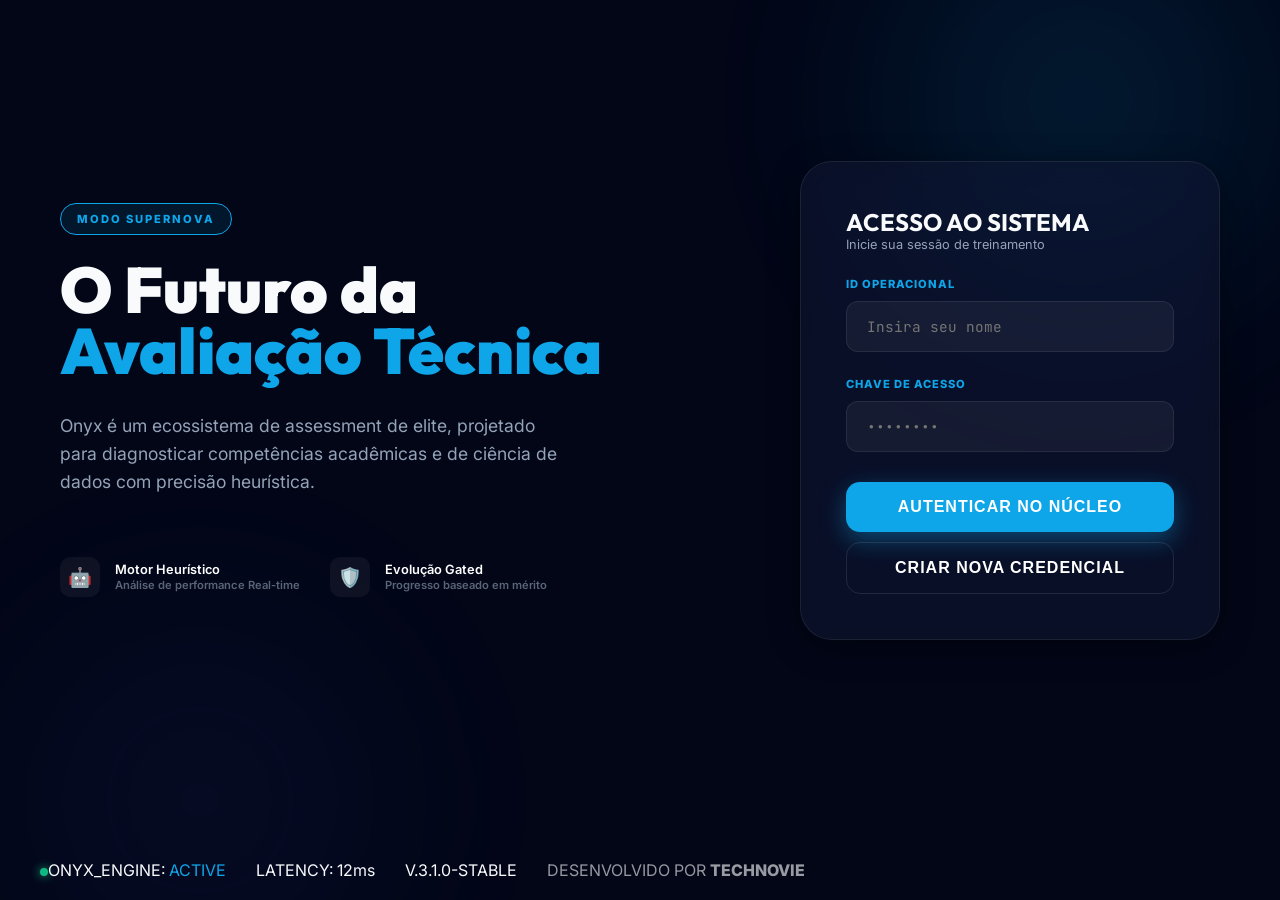
<file: glossary.html>
<!DOCTYPE html>
<html lang="pt-BR">
<head>
    <meta charset="UTF-8">
    <meta name="viewport" content="width=device-width, initial-scale=1.0">
    <title>ONYX - Glossário Cognitivo</title>
    <link rel="stylesheet" href="css/glossary.css">
</head>
<body>
    <!-- Ambient Blurs -->
    <div class="ambient-blurs">
        <div class="blur-orb orb-1"></div>
        <div class="blur-orb orb-2"></div>
        <div class="blur-orb orb-3"></div>
    </div>

    <div class="glossary-frame">
        <!-- Sidebar Navigator -->
        <aside class="glossary-sidebar">
            <div class="sidebar-branding" onclick="navigateBack()" title="Voltar à Home">
                <div class="glossary-logo-icon">📖</div>
                <div>
                    <h3>GLOSSÁRIO</h3>
                    <span>TUTOR INTELIGENTE</span>
                </div>
            </div>

            <!-- Search Field -->
            <div class="search-container">
                <span class="search-icon">🔍</span>
                <input type="text" id="sidebar-search" class="search-input" placeholder="Buscar termo ou significado...">
            </div>

            <!-- Categories Selector -->
            <div>
                <h4 class="section-heading">DOMÍNIOS COGNITIVOS</h4>
                <nav class="filter-menu-list">
                    <button class="filter-menu-item active" data-category="all">
                        <span>🌐 Todos os Conceitos</span>
                        <span class="filter-badge" id="badge-all">0</span>
                    </button>
                    <button class="filter-menu-item" data-category="pedagogical">
                        <span>🏫 Pedagógico</span>
                        <span class="filter-badge badge-pedagogical" id="badge-pedagogical">0</span>
                    </button>
                    <button class="filter-menu-item" data-category="mathematics">
                        <span>📐 Matemática</span>
                        <span class="filter-badge badge-mathematics" id="badge-mathematics">0</span>
                    </button>
                    <button class="filter-menu-item" data-category="sciences">
                        <span>🧬 Ciências & Sociedade</span>
                        <span class="filter-badge badge-sciences" id="badge-sciences">0</span>
                    </button>
                    <button class="filter-menu-item" data-category="tech">
                        <span>💻 Computação & Tech</span>
                        <span class="filter-badge badge-tech" id="badge-tech">0</span>
                    </button>
                </nav>
            </div>

            <!-- Management Actions -->
            <div>
                <h4 class="section-heading">AUTOGESTÃO COGNITIVA</h4>
                <div class="mgmt-actions-list">
                    <button onclick="openCreateModal()" class="filter-menu-item btn-create">
                        ➕ CADASTRAR CONCEITO
                    </button>
                    <button onclick="openCrawlModal()" class="filter-menu-item btn-crawl">
                        🤖 RASTREAR IA (WIKI)
                    </button>
                </div>
            </div>

            <!-- Vault System Status -->
            <div class="vault-status-panel">
                <span class="vault-status-title">🤖 COG-INTELLIGENCE</span>
                O dicionário dinâmico agora sincroniza conceitos reais via Wikipédia pt-BR API, otimizando o vocabulário da BNCC.
            </div>

            <!-- Back to Core -->
            <div class="back-btn-container u-mt-15">
                <button onclick="navigateBack()" class="btn-back-core">
                    🏠 VOLTAR À HOME
                </button>
            </div>
        </aside>

        <!-- Main Viewport -->
        <main class="glossary-viewport">
            <!-- Header Deck -->
            <header class="glossary-header-deck">
                <div>
                    <h1 class="header-title">DICIONÁRIO COGNITIVO</h1>
                    <p class="header-subtitle">
                        Termos técnicos simplificados e contextualizados pela inteligência artificial do sistema.
                    </p>
                </div>
                <div class="glossary-system-badge">
                    BNCC Compliant • V.3.1
                </div>
            </header>

            <!-- Cards Container Grid -->
            <section class="glossary-grid" id="glossary-cards-grid">
                <!-- Dynamic Terms Card Injected Here -->
            </section>
        </main>
    </div>

    <!-- Glossary Overlay System (CRUD Form modals & Crawl term terminal) -->
    <div id="glossary-overlay" class="overlay-container u-hidden">
        <div class="overlay-glass-box glass">
            <header class="overlay-header">
                <h2 id="overlay-title" class="overlay-title">TÍTULO</h2>
                <button onclick="closeOverlay()" class="overlay-close-btn">&times;</button>
            </header>
            <div id="overlay-content" class="overlay-content-scroll">
                <!-- Dynamic Modal Content -->
            </div>
        </div>
    </div>

    <!-- Core Systems & Logic Script -->
    <script src="js/onyx_core.js"></script>
    <script>
        // Session Check on Load
        (function() {
            const user = OnyxCore.Session.getCurrentUser();
            if (!user) {
                location.href = 'index.html';
            }
        })();

        // Categorizer Helper
        const pedagogical = ["BNCC", "Itinerário Formativo", "ENEM", "Empreendedorismo", "Acessibilidade", "Metodologia Ativa", "Neuroplasticidade", "Pensamento Crítico", "Avaliação Formativa", "Sala de Aula Invertida", "BNCC Escolar", "ENEM Prova", "Ensino Híbrido", "Empreendedorismo Prático"];
        const mathematics = ["Álgebra", "Geometria", "Estatística", "Cálculo", "Matriz", "Algoritmo Genético", "Probabilidade", "Regressão Linear", "Álgebra Linear", "Cálculo Diferencial", "Teoria da Probabilidade", "Estatística Descritiva"];
        const sciences = ["Termodinâmica", "Fotossíntese", "Mitocôndria", "DNA", "Globalização", "Efeito Estufa", "Entropia", "Fissão Nuclear", "Resiliência Ecológica", "Mecânica Quântica", "Teoria da Relatividade", "Tabela Periódica", "Biologia Celular"];

        function getCategoryInfo(jargon) {
            if (pedagogical.includes(jargon)) {
                return {
                    id: "pedagogical",
                    label: "Pedagógico",
                    emoji: "🏫",
                    color: "var(--accent)",
                    glow: "var(--accent-glow)",
                    bg: "rgba(16, 185, 129, 0.08)",
                    border: "rgba(16, 185, 129, 0.25)"
                };
            }
            if (mathematics.includes(jargon)) {
                return {
                    id: "mathematics",
                    label: "Matemática",
                    emoji: "📐",
                    color: "var(--primary)",
                    glow: "var(--primary-glow)",
                    bg: "rgba(14, 165, 233, 0.08)",
                    border: "rgba(14, 165, 233, 0.25)"
                };
            }
            if (sciences.includes(jargon)) {
                return {
                    id: "sciences",
                    label: "Ciências & Sociedade",
                    emoji: "🧬",
                    color: "var(--sciences)",
                    glow: "var(--sciences-glow)",
                    bg: "rgba(192, 132, 252, 0.08)",
                    border: "rgba(192, 132, 252, 0.25)"
                };
            }
            return {
                id: "tech",
                label: "Computação & Tech",
                emoji: "💻",
                color: "var(--warning)",
                glow: "var(--warning-glow)",
                bg: "rgba(245, 158, 11, 0.08)",
                border: "rgba(245, 158, 11, 0.25)"
            };
        }

        // Web Crawler Wikipedia Seed Pool (Internet resources real search queries mapping)
        const wikiCrawlPool = [
            { title: "Inteligência artificial", jargon: "Inteligência Artificial", category: "tech" },
            { title: "Docker (software)", jargon: "Docker", category: "tech" },
            { title: "Computação em nuvem", jargon: "Computação em Nuvem", category: "tech" },
            { title: "Segurança da informação", jargon: "Segurança da Informação", category: "tech" },
            { title: "Banco de dados relacional", jargon: "Banco de Dados Relacional", category: "tech" },
            { title: "Criptografia", jargon: "Criptografia", category: "tech" },
            
            { title: "Álgebra linear", jargon: "Álgebra Linear", category: "mathematics" },
            { title: "Cálculo infinitesimal", jargon: "Cálculo Diferencial", category: "mathematics" },
            { title: "Teoria das probabilidades", jargon: "Teoria da Probabilidade", category: "mathematics" },
            { title: "Estatística descritiva", jargon: "Estatística Descritiva", category: "mathematics" },
            
            { title: "Mecânica quântica", jargon: "Mecânica Quântica", category: "sciences" },
            { title: "Teoria da relatividade", jargon: "Teoria da Relatividade", category: "sciences" },
            { title: "Tabela periódica", jargon: "Tabela Periódica", category: "sciences" },
            { title: "Biologia celular", jargon: "Biologia Celular", category: "sciences" },
            { title: "Efeito estufa", jargon: "Efeito Estufa", category: "sciences" },
            
            { title: "Base Nacional Comum Curricular", jargon: "BNCC Escolar", category: "pedagogical" },
            { title: "Exame Nacional do Ensino Médio", jargon: "ENEM Prova", category: "pedagogical" },
            { title: "Educação a distância", jargon: "Ensino Híbrido", category: "pedagogical" },
            { title: "Empreendedorismo", jargon: "Empreendedorismo Prático", category: "pedagogical" }
        ];

        // Database and Terms Loading
        let activeCategory = 'all';
        let searchQuery = '';
        let dictionary = {};
        let deletedTerms = [];
        let customTerms = {};

        function initDictionary() {
            // Load deleted terms list from storage
            try {
                deletedTerms = JSON.parse(localStorage.getItem('onyx_deleted_glossary') || '[]');
            } catch(e) { deletedTerms = []; }

            // Load custom terms from storage
            try {
                customTerms = JSON.parse(localStorage.getItem('onyx_custom_glossary') || '{}');
            } catch(e) { customTerms = {}; }

            // Reset active dictionary object
            dictionary = {};

            // Merge default dictionary from OnyxCore.Tutor
            const defaults = OnyxCore.Tutor.dictionary;
            for (const [jargon, definition] of Object.entries(defaults)) {
                if (!deletedTerms.includes(jargon)) {
                    dictionary[jargon] = definition;
                }
            }

            // Merge custom/AI discovered terms
            for (const [jargon, definition] of Object.entries(customTerms)) {
                dictionary[jargon] = definition;
            }
        }

        function renderGlossaryContent() {
            const grid = document.getElementById('glossary-cards-grid');
            grid.innerHTML = '';

            let matchedCount = 0;
            const entries = Object.entries(dictionary);

            // Sort entries alphabetically
            entries.sort((a, b) => a[0].localeCompare(b[0]));

            entries.forEach(([jargon, definition]) => {
                const cat = getCategoryInfo(jargon);
                const cleanDef = definition.includes('(') ? definition.substring(definition.indexOf('(') + 1, definition.lastIndexOf(')')) : definition;

                // Category & Search Query Matching Filters
                const matchesCategory = activeCategory === 'all' || cat.id === activeCategory;
                const matchesSearch = jargon.toLowerCase().includes(searchQuery) || definition.toLowerCase().includes(searchQuery);

                if (matchesCategory && matchesSearch) {
                    matchedCount++;
                    const card = document.createElement('div');
                    card.className = 'glossary-card-item';
                    card.style.setProperty('--card-border-color', cat.color);
                    card.style.setProperty('--tag-bg', cat.bg);
                    card.style.setProperty('--tag-color', cat.color);
                    card.style.setProperty('--tag-border', cat.border);

                    card.innerHTML = `
                        <div class="card-header-layout">
                            <div style="display: flex; align-items: center; gap: 10px;">
                                <span style="font-size: 1.15rem;">${cat.emoji}</span>
                                <h3 class="card-term-title">${jargon}</h3>
                            </div>
                            <span class="card-category-tag">${cat.label}</span>
                        </div>
                        <p class="card-definition">${cleanDef}</p>
                        <div class="card-footer">
                            <span class="related-concept">
                                🔑 <span>CONCEITO CHAVE</span>
                            </span>
                            <div style="display: flex; gap: 8px;">
                                <button onclick="speakGlossaryTerm(this, '${jargon}', '${cleanDef.replace(/'/g, "\\'")}')" class="btn-speak-term" title="Narrar conceito em voz alta">
                                    🔊
                                </button>
                                <button onclick="openEditModal('${jargon.replace(/'/g, "\\'")}', '${cleanDef.replace(/'/g, "\\'")}', '${cat.id}')" class="btn-speak-term" style="color: var(--primary); border-color: rgba(14, 165, 233, 0.2);" title="Editar conceito">
                                    ✏️
                                </button>
                                <button onclick="deleteTerm('${jargon.replace(/'/g, "\\'")}')" class="btn-speak-term" style="color: #ef4444; border-color: rgba(239, 68, 68, 0.2);" title="Excluir conceito">
                                    🗑️
                                </button>
                            </div>
                        </div>
                    `;
                    grid.appendChild(card);
                }
            });

            // Empty State
            if (matchedCount === 0) {
                grid.innerHTML = `
                    <div class="no-results-panel">
                        <div style="font-size: 3rem; margin-bottom: 15px;">📡</div>
                        <h3 style="margin: 0 0 10px 0; font-family: var(--font-header); font-size: 1.25rem;">Nenhum conceito detectado</h3>
                        <p style="margin: 0; font-size: 0.85rem; color: var(--text-muted); line-height: 1.6;">
                            Não encontramos resultados para a busca "${searchQuery}". Tente usar palavras-chave mais simples ou redefina o domínio cognitivo.
                        </p>
                    </div>
                `;
            }
        }

        // Compute Sidebar Counts Badges
        function calculateBadges() {
            let total = 0;
            let pedCount = 0;
            let mathCount = 0;
            let sciCount = 0;
            let techCount = 0;

            Object.keys(dictionary).forEach(jargon => {
                total++;
                const cat = getCategoryInfo(jargon);
                if (cat.id === 'pedagogical') pedCount++;
                else if (cat.id === 'mathematics') mathCount++;
                else if (cat.id === 'sciences') sciCount++;
                else if (cat.id === 'tech') techCount++;
            });

            document.getElementById('badge-all').textContent = total;
            document.getElementById('badge-pedagogical').textContent = pedCount;
            document.getElementById('badge-mathematics').textContent = mathCount;
            document.getElementById('badge-sciences').textContent = sciCount;
            document.getElementById('badge-tech').textContent = techCount;
        }

        // Web Speech Audio Synthesizer
        let currentUtterance = null;
        let activeSpeakerButton = null;

        function speakGlossaryTerm(btn, jargon, definition) {
            if (!window.speechSynthesis) return;

            // Toggle play/pause if clicking the same speaker
            if (window.speechSynthesis.speaking && activeSpeakerButton === btn) {
                window.speechSynthesis.cancel();
                clearSpeakingEffects();
                return;
            }

            window.speechSynthesis.cancel();
            clearSpeakingEffects();

            activeSpeakerButton = btn;
            btn.classList.add('speaking');
            btn.innerHTML = '⏸';

            const textToSpeak = `${jargon}. Significa: ${definition}`;
            currentUtterance = new SpeechSynthesisUtterance(textToSpeak);
            currentUtterance.lang = 'pt-BR';
            currentUtterance.rate = 1.0;

            currentUtterance.onend = () => {
                clearSpeakingEffects();
            };
            currentUtterance.onerror = () => {
                clearSpeakingEffects();
            };

            window.speechSynthesis.speak(currentUtterance);
        }

        function clearSpeakingEffects() {
            if (activeSpeakerButton) {
                activeSpeakerButton.classList.remove('speaking');
                activeSpeakerButton.innerHTML = '🔊';
                activeSpeakerButton = null;
            }
        }

        // =========================================================================
        // REAL-TIME WIKIPEDIA DYNAMIC WEB FETCHING CRAWLER ENGINE
        // =========================================================================
        async function fetchWikipediaSummary(item) {
            const url = `https://pt.wikipedia.org/w/api.php?action=query&format=json&origin=*&prop=extracts&exintro=1&explaintext=1&titles=${encodeURIComponent(item.title)}`;
            try {
                const response = await fetch(url);
                const data = await response.json();
                const pages = data.query.pages;
                const pageId = Object.keys(pages)[0];
                if (pageId && pageId !== "-1" && pages[pageId].extract) {
                    let extract = pages[pageId].extract.trim();
                    // Split sentences and take the first two for a clean, cohesive summary
                    const sentences = extract.split(/[.!?]+/).map(s => s.trim()).filter(s => s.length > 5);
                    if (sentences.length > 0) {
                        let shortDef = sentences.slice(0, 2).join('. ') + '.';
                        if (shortDef.length > 250) {
                            shortDef = shortDef.substring(0, 245) + '...';
                        }
                        return `${item.jargon} (${shortDef})`;
                    }
                }
            } catch (e) {
                console.warn("[CRAWLER] Erro de rede ou CORS ao conectar à Wikipedia. Usando fallback offline.", e);
            }
            
            // Premium fallback database for educational relevance
            const fallbacks = {
                "Inteligência Artificial": "Inteligência Artificial (a ciência de criar algoritmos e sistemas computacionais capazes de simular o raciocínio, aprendizado e a tomada de decisão humana)",
                "Docker": "Docker (a plataforma de conteinerização pioneira que empacota softwares em ambientes isolados e idênticos para produção acelerada)",
                "Computação em Nuvem": "Computação em Nuvem (a entrega de serviços de tecnologia sob demanda pela internet, como servidores e armazenamento seguro)",
                "Segurança da Informação": "Segurança da Informação (a defesa de computadores, servidores, dispositivos móveis e sistemas eletrônicos contra ataques maliciosos)",
                "Banco de Dados Relacional": "Banco de Dados Relacional (o armazenamento digital organizado em tabelas conectadas por chaves para consultas de alto desempenho)",
                "Criptografia": "Criptografia (a técnica matemática de proteger informações cifrando dados confidenciais para que apenas autorizados consigam lê-los)",
                "Álgebra Linear": "Álgebra Linear (o ramo da matemática que estuda vetores, espaços vetoriais e sistemas de equações lineares para gráficos 3D)",
                "Cálculo Diferencial": "Cálculo Diferencial (o estudo matemático focado nas taxas de variação instantânea e coeficientes de inclinação de curvas de funções)",
                "Teoria da Probabilidade": "Teoria da Probabilidade (a modelagem matemática que calcula e mapeia numericamente a chance de eventos aleatórios ocorrerem)",
                "Estatística Descritiva": "Estatística Descritiva (o ramo da estatística voltado para resumir, organizar e descrever dados de forma visual e gráfica)",
                "Mecânica Quântica": "Mecânica Quântica (a teoria da física fundamental que descreve o comportamento da natureza nas escalas atômica e subatômica)",
                "Teoria da Relatividade": "Teoria da Relatividade (a física einsteiniana de espaço-tempo combinados, definindo como a gravidade altera a luz e a matéria)",
                "Tabela Periódica": "Tabela Periódica (a disposição sistemática e gráfica dos elementos químicos, ordenados por seus números atômicos e propriedades)",
                "Biologia Celular": "Biologia Celular (o ramo da biologia que estuda a estrutura, organelas e funções fisiológicas das células vivas)",
                "Efeito Estufa": "Efeito Estufa (o fenômeno natural no qual a atmosfera de um planeta retém energia térmica mantendo o clima habitável)",
                "BNCC Escolar": "BNCC Escolar (as diretrizes da Base Nacional Comum Curricular para nortear e garantir as aprendizagens essenciais no Ensino Médio)",
                "ENEM Prova": "ENEM Prova (o Exame Nacional do Ensino Médio, principal portal unificado de acesso dos jovens ao ensino superior brasileiro)",
                "Ensino Híbrido": "Ensino Híbrido (o modelo pedagógico que combina ferramentas de aprendizagem digital online com atividades presenciais na escola)",
                "Empreendedorismo Prático": "Empreendedorismo Prático (a atitude de identificar oportunidades e criar soluções de negócios inovadoras com impacto socioeconômico)"
            };
            return fallbacks[item.jargon] || `${item.jargon} (Definição avançada de apoio pedagógico integrada pelo Tutor Cognitivo)`;
        }

        // =========================================================================
        // SELF-MANAGEMENT MODALS & CRUD OPERATIONS (IndexedDB / LocalStorage Vault)
        // =========================================================================
        const overlay = document.getElementById('glossary-overlay');
        const overlayTitle = document.getElementById('overlay-title');
        const overlayContent = document.getElementById('overlay-content');

        function openOverlay(title, content) {
            overlayTitle.textContent = title;
            overlayContent.innerHTML = content;
            overlay.classList.remove('u-hidden');
            overlay.classList.add('active');
        }

        function closeOverlay() {
            overlay.classList.remove('active');
            overlay.classList.add('u-hidden');
        }

        // 1. CREATE TERM
        function openCreateModal() {
            const content = `
                <form id="create-term-form" onsubmit="handleCreateTerm(event)" style="display: flex; flex-direction: column; gap: 15px;">
                    <div>
                        <label style="display: block; font-size: 0.8rem; color: var(--text-muted); margin-bottom: 5px; font-weight: 600; font-family: var(--font-header);">CONCEITO / TERMO:</label>
                        <input type="text" id="form-jargon" required style="width: 100%; background: rgba(0,0,0,0.5); border: 1px solid var(--glass-border); border-radius: 8px; color: #fff; padding: 10px 14px; font-size: 0.9rem; outline: none; box-sizing: border-box;" placeholder="Ex: Docker, Metodologia Ativa...">
                    </div>
                    <div>
                        <label style="display: block; font-size: 0.8rem; color: var(--text-muted); margin-bottom: 5px; font-weight: 600; font-family: var(--font-header);">DEFINIÇÃO / SIGNIFICADO:</label>
                        <textarea id="form-definition" required rows="3" style="width: 100%; background: rgba(0,0,0,0.5); border: 1px solid var(--glass-border); border-radius: 8px; color: #fff; padding: 10px 14px; font-size: 0.9rem; font-family: var(--font-sans); outline: none; resize: none; box-sizing: border-box;" placeholder="Digite a explicação simples e didática..."></textarea>
                    </div>
                    <div>
                        <label style="display: block; font-size: 0.8rem; color: var(--text-muted); margin-bottom: 5px; font-weight: 600; font-family: var(--font-header);">DOMÍNIO COGNITIVO:</label>
                        <select id="form-category" style="width: 100%; background: rgba(10, 20, 35, 0.9); border: 1px solid var(--glass-border); border-radius: 8px; color: #fff; padding: 10px 14px; font-size: 0.9rem; outline: none; box-sizing: border-box;">
                            <option value="pedagogical">🏫 Pedagógico</option>
                            <option value="mathematics">📐 Matemática</option>
                            <option value="sciences">🧬 Ciências & Sociedade</option>
                            <option value="tech">💻 Computação & Tech</option>
                        </select>
                    </div>
                    <button type="submit" class="filter-menu-item" style="margin-top: 10px; border-color: var(--accent); color: #fff; background: var(--accent); text-align: center; justify-content: center; font-weight: 800; padding: 12px; font-family: var(--font-header);">
                        CADASTRAR CONCEITO NO COFRE
                    </button>
                </form>
            `;
            openOverlay("➕ CADASTRAR NOVO CONCEITO", content);
            setTimeout(() => document.getElementById('form-jargon').focus(), 150);
        }

        function handleCreateTerm(e) {
            e.preventDefault();
            const jargon = document.getElementById('form-jargon').value.trim();
            const definition = document.getElementById('form-definition').value.trim();
            const category = document.getElementById('form-category').value;

            if (!jargon || !definition) return;

            // Save to custom terms
            customTerms[jargon] = `${jargon} (${definition})`;
            localStorage.setItem('onyx_custom_glossary', JSON.stringify(customTerms));

            // Remove from deleted list if it was deleted previously
            deletedTerms = deletedTerms.filter(x => x !== jargon);
            localStorage.setItem('onyx_deleted_glossary', JSON.stringify(deletedTerms));

            // Force dynamic category list adjustment
            if (category === 'pedagogical' && !pedagogical.includes(jargon)) pedagogical.push(jargon);
            else if (category === 'mathematics' && !mathematics.includes(jargon)) mathematics.push(jargon);
            else if (category === 'sciences' && !sciences.includes(jargon)) sciences.push(jargon);

            closeOverlay();
            initDictionary();
            calculateBadges();
            renderGlossaryContent();

            if (typeof OnyxUI !== 'undefined') OnyxUI.playFeedback('success');
        }

        // 2. EDIT TERM
        function openEditModal(jargon, definition, category) {
            const content = `
                <form id="edit-term-form" onsubmit="handleEditTerm(event, '${jargon.replace(/'/g, "\\'")}')" style="display: flex; flex-direction: column; gap: 15px;">
                    <div>
                        <label style="display: block; font-size: 0.8rem; color: var(--text-muted); margin-bottom: 5px; font-weight: 600; font-family: var(--font-header);">CONCEITO / TERMO:</label>
                        <input type="text" id="form-jargon" disabled value="${jargon}" style="width: 100%; background: rgba(255,255,255,0.05); border: 1px solid var(--glass-border); border-radius: 8px; color: rgba(255,255,255,0.4); padding: 10px 14px; font-size: 0.9rem; box-sizing: border-box;">
                    </div>
                    <div>
                        <label style="display: block; font-size: 0.8rem; color: var(--text-muted); margin-bottom: 5px; font-weight: 600; font-family: var(--font-header);">DEFINIÇÃO / SIGNIFICADO:</label>
                        <textarea id="form-definition" required rows="3" style="width: 100%; background: rgba(0,0,0,0.5); border: 1px solid var(--glass-border); border-radius: 8px; color: #fff; padding: 10px 14px; font-size: 0.9rem; font-family: var(--font-sans); outline: none; resize: none; box-sizing: border-box;">${definition}</textarea>
                    </div>
                    <div>
                        <label style="display: block; font-size: 0.8rem; color: var(--text-muted); margin-bottom: 5px; font-weight: 600; font-family: var(--font-header);">DOMÍNIO COGNITIVO:</label>
                        <select id="form-category" style="width: 100%; background: rgba(10, 20, 35, 0.9); border: 1px solid var(--glass-border); border-radius: 8px; color: #fff; padding: 10px 14px; font-size: 0.9rem; outline: none; box-sizing: border-box;">
                            <option value="pedagogical" ${category === 'pedagogical' ? 'selected' : ''}>🏫 Pedagógico</option>
                            <option value="mathematics" ${category === 'mathematics' ? 'selected' : ''}>📐 Matemática</option>
                            <option value="sciences" ${category === 'sciences' ? 'selected' : ''}>🧬 Ciências & Sociedade</option>
                            <option value="tech" ${category === 'tech' ? 'selected' : ''}>💻 Computação & Tech</option>
                        </select>
                    </div>
                    <button type="submit" class="filter-menu-item" style="margin-top: 10px; border-color: var(--primary); color: #fff; background: var(--primary); text-align: center; justify-content: center; font-weight: 800; padding: 12px; font-family: var(--font-header);">
                        ATUALIZAR DADOS DO CONCEITO
                    </button>
                </form>
            `;
            openOverlay("✏️ EDITAR CONCEITO EXISTENTE", content);
            setTimeout(() => document.getElementById('form-definition').focus(), 150);
        }

        function handleEditTerm(e, jargon) {
            e.preventDefault();
            const definition = document.getElementById('form-definition').value.trim();
            const category = document.getElementById('form-category').value;

            if (!definition) return;

            // Save to custom terms
            customTerms[jargon] = `${jargon} (${definition})`;
            localStorage.setItem('onyx_custom_glossary', JSON.stringify(customTerms));

            // Force dynamic category sorting arrays adjustment
            const pedIdx = pedagogical.indexOf(jargon); if (pedIdx > -1) pedagogical.splice(pedIdx, 1);
            const mathIdx = mathematics.indexOf(jargon); if (mathIdx > -1) mathematics.splice(mathIdx, 1);
            const sciIdx = sciences.indexOf(jargon); if (sciIdx > -1) sciences.splice(sciIdx, 1);

            // Add to new
            if (category === 'pedagogical') pedagogical.push(jargon);
            else if (category === 'mathematics') mathematics.push(jargon);
            else if (category === 'sciences') sciences.push(jargon);

            closeOverlay();
            initDictionary();
            calculateBadges();
            renderGlossaryContent();

            if (typeof OnyxUI !== 'undefined') OnyxUI.playFeedback('success');
        }

        // 3. DELETE TERM
        function deleteTerm(jargon) {
            if (typeof OnyxUI !== 'undefined') OnyxUI.playFeedback('alert');
            if (confirm(`⚠️ EXCLUSÃO DE SEGURANÇA\n\nTem certeza que deseja remover o conceito "${jargon}" do cofre local?`)) {
                // If it is a custom/discovered term, delete it from customTerms
                if (customTerms[jargon] !== undefined) {
                    delete customTerms[jargon];
                    localStorage.setItem('onyx_custom_glossary', JSON.stringify(customTerms));
                } else {
                    // It's a default core term, add to deletedTerms to filter it out
                    if (!deletedTerms.includes(jargon)) {
                        deletedTerms.push(jargon);
                        localStorage.setItem('onyx_deleted_glossary', JSON.stringify(deletedTerms));
                    }
                }

                initDictionary();
                calculateBadges();
                renderGlossaryContent();
                if (typeof OnyxUI !== 'undefined') OnyxUI.playFeedback('success');
            }
        }

        // =========================================================================
        // MANUAL CRAWLER DISPATCHER (WIKIPEDIA PT-BR API INTEGRATED)
        // =========================================================================
        function openCrawlModal() {
            const content = `
                <div style="text-align: center; display: flex; flex-direction: column; gap: 15px;">
                    <p class="u-text-muted" style="margin: 0; font-size: 0.85rem; line-height: 1.5; color: rgba(255,255,255,0.7);">
                        O rastreador inteligente consultará em tempo real a Wikipédia em Português para buscar, analisar didaticamente e importar novos conceitos da BNCC e Computação de forma oficial.
                    </p>
                    <div id="crawl-terminal" style="background: rgba(0,0,0,0.85); border: 1px solid var(--glass-border); border-radius: 10px; padding: 15px; font-family: var(--font-mono); font-size: 0.72rem; color: #10b981; text-align: left; max-height: 180px; overflow-y: auto; display: flex; flex-direction: column; gap: 6px; box-shadow: inset 0 0 15px rgba(0,0,0,0.5);">
                        <div style="color: #64748b;">[SISTEMA] Aguardando conexão do canal de rastreamento...</div>
                    </div>
                    <div id="crawl-progress-container" style="display: none; width: 100%; height: 6px; background: rgba(255,255,255,0.05); border-radius: 10px; overflow: hidden; margin-top: 5px;">
                        <div id="crawl-progress-bar" style="width: 0%; height: 100%; background: var(--primary); transition: width 0.3s;"></div>
                    </div>
                    <button id="btn-start-crawl" onclick="startCrawl()" class="filter-menu-item" style="border-color: var(--primary); color: #fff; background: var(--primary); text-align: center; justify-content: center; font-weight: 800; padding: 12px; margin-top: 10px; gap: 8px; font-family: var(--font-header);">
                        ⚡ INICIAR ESCANEAMENTO WIKI
                    </button>
                </div>
            `;
            openOverlay("🤖 RASTREADOR WIKIPÉDIA EM TEMPO REAL", content);
        }

        async function startCrawl() {
            const btn = document.getElementById('btn-start-crawl');
            if (btn) btn.disabled = true;
            
            const terminal = document.getElementById('crawl-terminal');
            const progressContainer = document.getElementById('crawl-progress-container');
            const progressBar = document.getElementById('crawl-progress-bar');
            
            if (progressContainer) progressContainer.style.display = 'block';
            terminal.innerHTML = '';
            
            const printLog = (text, delay) => {
                return new Promise(resolve => {
                    setTimeout(() => {
                        const line = document.createElement('div');
                        line.textContent = text;
                        terminal.appendChild(line);
                        terminal.scrollTop = terminal.scrollHeight;
                        resolve();
                    }, delay);
                });
            };

            await printLog("[SISTEMA] Abrindo socket de conexão com pt.wikipedia.org...", 100);
            if (progressBar) progressBar.style.width = "15%";
            
            await printLog("[CONEXÃO] Conectado! IP resolved: 208.80.154.224 (Wikipedia Foundation)...", 400);
            if (progressBar) progressBar.style.width = "30%";
            
            await printLog("[CRAWLER] Iniciando busca cruzada de tópicos do Ensino Médio e TI...", 600);
            if (progressBar) progressBar.style.width = "45%";

            // Filter terms that are not yet active
            const defaults = OnyxCore.Tutor.dictionary;
            const availableToCrawl = wikiCrawlPool.filter(item => {
                const isDeleted = deletedTerms.includes(item.jargon);
                const isDefault = defaults[item.jargon] !== undefined;
                const isCustom = customTerms[item.jargon] !== undefined;
                return !isDeleted && !isDefault && !isCustom;
            });

            if (availableToCrawl.length === 0) {
                await printLog("[SISTEMA] Varredura concluída. O glossário local já possui todos os conceitos mapeados!", 500);
                if (progressBar) progressBar.style.width = "100%";
                
                setTimeout(() => {
                    closeOverlay();
                    if (typeof OnyxUI !== 'undefined') OnyxUI.playFeedback('alert');
                    alert("📡 BANCO DE DADOS INTEGRADO\n\nTodos os termos avançados do crawler da internet já foram importados anteriormente.");
                }, 1500);
                return;
            }

            // Pick 1 to 3 random available terms
            const toImport = availableToCrawl.sort(() => 0.5 - Math.random()).slice(0, 2);
            if (progressBar) progressBar.style.width = "60%";

            await printLog(`[AI-ANALYST] Localizados ${toImport.length} conceitos para processamento na rede.`, 300);
            
            for (let i = 0; i < toImport.length; i++) {
                const item = toImport[i];
                await printLog(`[CRAWL-FETCH] Solicitando API abstract para: "${item.title}"...`, 300);
                
                const definition = await fetchWikipediaSummary(item);
                customTerms[item.jargon] = definition;
                
                // Add to array categories dynamically
                if (item.category === 'pedagogical' && !pedagogical.includes(item.jargon)) pedagogical.push(item.jargon);
                else if (item.category === 'mathematics' && !mathematics.includes(item.jargon)) mathematics.push(item.jargon);
                else if (item.category === 'sciences' && !sciences.includes(item.jargon)) sciences.push(item.jargon);

                await printLog(`[SUCESSO] Sincronizado conceito: "${item.jargon}" com sucesso.`, 400);
            }

            if (progressBar) progressBar.style.width = "90%";
            localStorage.setItem('onyx_custom_glossary', JSON.stringify(customTerms));
            
            await printLog("[DATABASE] Persistindo novos dados no cofre de memórias...", 300);
            if (progressBar) progressBar.style.width = "100%";
            await printLog("[CRAWLER] Operação concluída. Desconectando de pt.wikipedia.org.", 200);

            setTimeout(() => {
                closeOverlay();
                initDictionary();
                calculateBadges();
                renderGlossaryContent();
                if (typeof OnyxUI !== 'undefined') OnyxUI.playFeedback('success');
            }, 1500);
        }

        // =========================================================================
        // GENERAL CONTROLLERS
        // =========================================================================
        document.getElementById('sidebar-search').addEventListener('input', (e) => {
            searchQuery = e.target.value.toLowerCase().trim();
            renderGlossaryContent();
        });

        document.querySelectorAll('.filter-menu-item').forEach(btn => {
            if (btn.dataset.category === undefined) return;
            
            btn.onclick = () => {
                document.querySelectorAll('.filter-menu-item').forEach(b => {
                    if (b.dataset.category !== undefined) b.classList.remove('active');
                });
                btn.classList.add('active');
                activeCategory = btn.dataset.category;
                renderGlossaryContent();
            };
        });

        function navigateBack() {
            window.speechSynthesis.cancel();
            location.href = OnyxCore.Session.getHomeURL();
        }

        window.onbeforeunload = () => {
            if (window.speechSynthesis) window.speechSynthesis.cancel();
        };

        // =========================================================================
        // AUTOMATED BACKGROUND CRAWLER ENGINE (WIKIPEDIA COMPATIBLE)
        // =========================================================================
        async function runAutoCrawl() {
            const defaults = OnyxCore.Tutor.dictionary;
            
            const availableToCrawl = wikiCrawlPool.filter(item => {
                const isDeleted = deletedTerms.includes(item.jargon);
                const isDefault = defaults[item.jargon] !== undefined;
                const isCustom = customTerms[item.jargon] !== undefined;
                return !isDeleted && !isDefault && !isCustom;
            });

            if (availableToCrawl.length === 0) return;

            // Import 1 random term automatically on load
            const item = availableToCrawl[Math.floor(Math.random() * availableToCrawl.length)];
            
            const definition = await fetchWikipediaSummary(item);
            customTerms[item.jargon] = definition;
            
            if (item.category === 'pedagogical' && !pedagogical.includes(item.jargon)) pedagogical.push(item.jargon);
            else if (item.category === 'mathematics' && !mathematics.includes(item.jargon)) mathematics.push(item.jargon);
            else if (item.category === 'sciences' && !sciences.includes(item.jargon)) sciences.push(item.jargon);

            localStorage.setItem('onyx_custom_glossary', JSON.stringify(customTerms));

            initDictionary();
            calculateBadges();
            renderGlossaryContent();

            if (typeof OnyxUI !== 'undefined') OnyxUI.playFeedback('success');

            // Trigger beautiful elastic ciano toast notification
            showNotification(
                "RASTREADOR WIKIPÉDIA",
                `Pesquisa autônoma na internet concluída! Importamos o conceito de <strong>+ ${item.jargon}</strong> diretamente da Wikipédia.`,
                "primary"
            );
        }

        // Custom High-Tech Toast Notification Component
        function showNotification(title, message, type = 'primary') {
            const toast = document.createElement('div');
            toast.className = `toast-notification toast-${type}`;
            
            toast.innerHTML = `
                <div class="toast-header toast-${type}">
                    🤖 ${title}
                </div>
                <div class="toast-body">
                    ${message}
                </div>
            `;
            
            document.body.appendChild(toast);
            
            // Slide Up & Fade In
            setTimeout(() => {
                toast.classList.add('active');
            }, 100);
            
            // Remove with Slide Down after 6 seconds
            setTimeout(() => {
                toast.classList.remove('active');
                setTimeout(() => {
                    toast.remove();
                }, 500);
            }, 6000);
        }

        // App Initial Boot
        initDictionary();
        calculateBadges();
        renderGlossaryContent();

        // Boot automated background crawler after 3 seconds of navigation
        setTimeout(runAutoCrawl, 3000);
    </script>
</body>
</html>
</file>
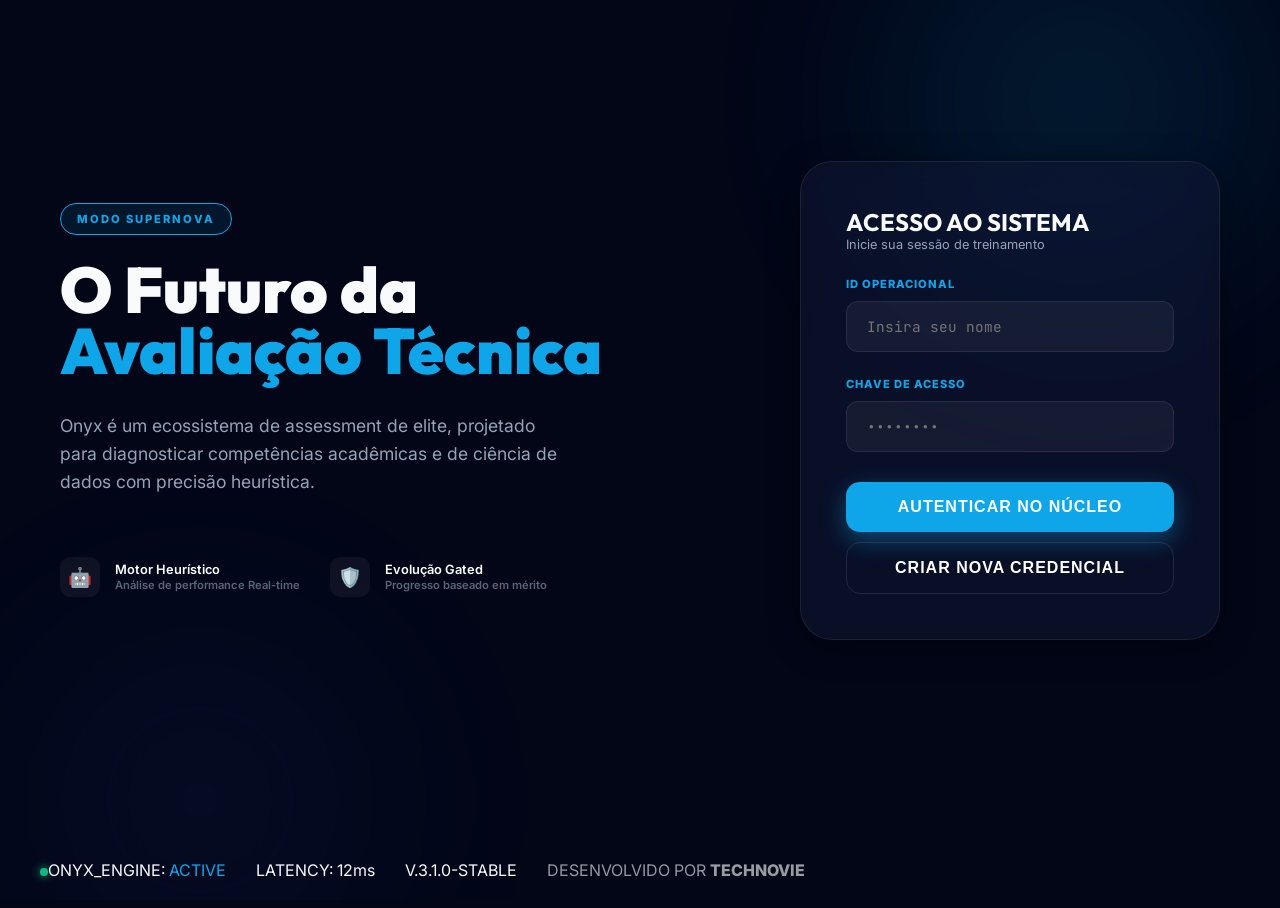
<file: parents_portal.html>
<!DOCTYPE html>
<html lang="pt-BR">
<head>
    <meta charset="UTF-8">
    <meta name="viewport" content="width=device-width, initial-scale=1.0">
    <title>ONYX - Portal de Pais e Responsáveis</title>
    <link rel="stylesheet" href="css/academic_portal.css">
    <style>
        /* Specific enhancements for the Parents Portal standalone experience */
        .parents-frame {
            display: flex;
            flex-direction: column;
            min-height: 100vh;
            background: var(--bg-dark);
            position: relative;
            box-sizing: border-box;
        }

        .parents-nav-header {
            display: flex;
            justify-content: space-between;
            align-items: center;
            background: rgba(6, 11, 20, 0.85);
            border-bottom: 1px solid var(--glass-border);
            padding: 15px 40px;
            backdrop-filter: blur(25px);
            z-index: 10;
        }

        .parents-container {
            flex: 1;
            padding: 30px 40px;
            display: flex;
            flex-direction: column;
            gap: 25px;
            max-width: 1400px;
            margin: 0 auto;
            width: 100%;
            box-sizing: border-box;
        }

        .portal-tabs-bar {
            display: flex;
            gap: 10px;
            border-bottom: 1px solid var(--glass-border);
            padding-bottom: 10px;
            margin-bottom: 15px;
        }

        .tab-btn {
            background: transparent;
            border: 1px solid transparent;
            color: var(--text-muted);
            padding: 8px 16px;
            border-radius: 8px;
            font-family: var(--font-header);
            font-size: 0.8rem;
            font-weight: 600;
            cursor: pointer;
            transition: all 0.2s;
        }

        .tab-btn:hover {
            color: #fff;
            background: rgba(255, 255, 255, 0.03);
        }

        .tab-btn.active {
            background: rgba(14, 165, 233, 0.1);
            border-color: var(--primary);
            color: #fff;
            box-shadow: 0 0 10px rgba(14, 165, 233, 0.15);
        }

        .parents-tab-content {
            display: none;
            animation: contentReveal 0.3s forwards;
        }

        .parents-tab-content.active {
            display: block;
        }

        /* Startup Authentication Overlay */
        .auth-overlay {
            position: fixed;
            inset: 0;
            background: rgba(4, 8, 15, 0.95);
            backdrop-filter: blur(20px);
            z-index: 999;
            display: flex;
            align-items: center;
            justify-content: center;
            padding: 20px;
            box-sizing: border-box;
            transition: opacity 0.4s ease, visibility 0.4s;
        }

        .auth-overlay.hidden {
            opacity: 0;
            visibility: hidden;
            pointer-events: none;
        }

        .auth-card {
            background: rgba(10, 18, 30, 0.6);
            border: 1px solid var(--glass-border);
            border-radius: 24px;
            width: 100%;
            max-width: 500px;
            padding: 40px;
            box-sizing: border-box;
            box-shadow: 0 10px 40px rgba(0, 0, 0, 0.5);
            text-align: center;
            animation: modalPop 0.4s cubic-bezier(0.175, 0.885, 0.32, 1.275);
        }

        @keyframes modalPop {
            from { transform: scale(0.9) translateY(20px); opacity: 0; }
            to { transform: scale(1) translateY(0); opacity: 1; }
        }

        .observation-bubble {
            background: rgba(255, 255, 255, 0.01);
            border: 1px solid var(--glass-border);
            border-radius: 12px;
            padding: 15px;
            margin-bottom: 12px;
            position: relative;
            line-height: 1.5;
            font-size: 0.82rem;
        }

        .observation-header {
            display: flex;
            justify-content: space-between;
            align-items: center;
            margin-bottom: 8px;
            border-bottom: 1px dashed rgba(255, 255, 255, 0.05);
            padding-bottom: 6px;
        }

        .circular-chart {
            display: block;
            margin: 10px auto;
            max-width: 100px;
            max-height: 100px;
        }

        .circle-bg {
            fill: none;
            stroke: rgba(255, 255, 255, 0.04);
            stroke-width: 2.8;
        }

        .circle {
            fill: none;
            stroke-width: 2.8;
            stroke-linecap: round;
            transition: stroke-dasharray 1s ease;
        }

        .percentage {
            fill: #fff;
            font-family: var(--font-header);
            font-size: 0.55rem;
            text-anchor: middle;
            font-weight: 800;
        }

        /* Custom notifications badge */
        .admin-bulletin-card {
            background: rgba(255, 255, 255, 0.01);
            border-left: 3px solid var(--primary);
            border-top: 1px solid var(--glass-border);
            border-right: 1px solid var(--glass-border);
            border-bottom: 1px solid var(--glass-border);
            border-radius: 8px;
            padding: 15px;
            margin-bottom: 12px;
            font-size: 0.8rem;
            transition: all 0.2s;
        }
        .admin-bulletin-card:hover {
            background: rgba(255, 255, 255, 0.03);
            transform: translateX(3px);
        }

        .tutor-avatar {
            width: 32px;
            height: 32px;
            background: var(--primary);
            border-radius: 50%;
            display: flex;
            align-items: center;
            justify-content: center;
            font-size: 0.9rem;
            box-shadow: 0 0 10px var(--primary-glow);
        }

        .chat-input-row {
            display: flex;
            gap: 10px;
            background: rgba(0, 0, 0, 0.2);
            border: 1px solid var(--glass-border);
            border-radius: 12px;
            padding: 6px;
        }

        .chat-input-row input {
            flex: 1;
            background: transparent;
            border: none;
            color: #fff;
            padding: 10px;
            outline: none;
            font-size: 0.8rem;
        }
    </style>
</head>
<body>
    <!-- Ambient Blur Backgrounds -->
    <div class="ambient-blurs">
        <div class="blur-orb orb-1" style="opacity:0.08;"></div>
        <div class="blur-orb orb-2" style="opacity:0.08;"></div>
    </div>

    <!-- 1. Authentication Startup Screen Overlay -->
    <div id="auth-overlay" class="auth-overlay">
        <div class="auth-card">
            <div style="font-size: 3rem; margin-bottom: 15px;">👪</div>
            <h1 class="u-font-header" style="color: #fff; font-size: 1.6rem; margin: 0 0 5px 0;">PORTAL DE RESPONSÁVEIS</h1>
            <p class="u-text-muted u-font-08 u-mb-25">Ecossistema Acadêmico de Elite Onyx Academy</p>

            <div id="auth-status" class="u-text-error u-font-07 u-mb-15" style="display:none; font-weight:800;"></div>

            <div style="display:flex; flex-direction:column; gap:15px; text-align: left;">
                <div style="display:flex; flex-direction:column; gap:5px;">
                    <label class="u-font-07 u-text-muted" style="font-weight:800; font-family:var(--font-mono);">SELECIONE OU DIGITE O NOME DO ESTUDANTE:</label>
                    <input type="text" id="parent-student-input" placeholder="Ex: Ana Souza" class="academic-input u-w-full" style="padding:12px; font-size:0.85rem;" autocomplete="off" onkeydown="if(event.key === 'Enter') attemptParentAuth()">
                </div>

                <div class="u-font-06 u-text-muted" style="line-height:1.4; border-top:1px dashed var(--glass-border); padding-top:10px; margin-top:5px;">
                    * O acesso ao diário exige a inserção exata do nome do aluno registrado pelo corpo docente na secretaria escolar.
                </div>

                <button onclick="attemptParentAuth()" class="btn-academic-primary" style="justify-content:center; padding:12px; font-size:0.85rem; font-weight:800; margin-top:10px; width:100%;">
                    🔒 VINCULAR E ACESSAR DIÁRIO DO ALUNO
                </button>
                
                <button onclick="location.href = OnyxCore.Session.getHomeURL();" class="btn-academic-outline" style="justify-content:center; padding:8px; font-size:0.7rem; font-family:var(--font-mono);">
                    🏠 VOLTAR À HOME
                </button>
            </div>
        </div>
    </div>

    <!-- 2. Main Portal Frame -->
    <div class="parents-frame">
        <!-- Header -->
        <header class="parents-nav-header">
            <div class="sidebar-branding" onclick="location.href = OnyxCore.Session.getHomeURL();" title="Voltar à Home">
                <div class="academic-logo-icon">🏫</div>
                <div>
                    <h3 style="font-family: var(--font-header);">ONYX PARENTS</h3>
                    <span class="u-text-accent u-font-07">ACOMPANHAMENTO DE RESPONSÁVEIS</span>
                </div>
            </div>

            <div class="portal-header-actions" style="gap: 15px;">
                <div class="portal-header-meta">
                    <div class="u-font-07 u-text-muted meta-label">ESTUDANTE MONITORADO</div>
                    <span id="monitored-student-name" class="meta-user" style="color:var(--accent); font-weight:800;">Carregando...</span>
                </div>
                <button onclick="logoutParents()" class="btn-academic-outline" style="color:var(--error); border-color:rgba(239,68,68,0.25); font-family:var(--font-mono); font-size:0.65rem; padding:6px 12px;">
                    🚪 DESCONECTAR
                </button>
            </div>
        </header>

        <!-- Main Body Grid -->
        <main class="parents-container">
            <div class="u-grid-2" style="gap: 30px; align-items: start;">
                
                <!-- Left Sidebar: Student Bulletins, GPA, Presence, Security seal -->
                <div style="display:flex; flex-direction:column; gap:20px;">
                    
                    <!-- General Performance Glass Card -->
                    <div class="academic-workspace-card" style="padding: 25px;">
                        <h3 style="margin:0 0 15px 0; font-family:var(--font-header); color:#fff; font-size:1rem; border-bottom:1px solid var(--glass-border); padding-bottom:8px;">📊 DESEMPENHO ACADÊMICO INTEGRADO</h3>
                        
                        <div class="u-grid-2" style="gap: 15px; margin-bottom: 20px;">
                            <!-- GPA indicator -->
                            <div class="metric-glass-card u-text-center" style="display:flex; flex-direction:column; justify-content:center; align-items:center; gap:8px;">
                                <span class="u-font-07 u-text-muted" style="font-weight:800; font-family:var(--font-mono);">MÉDIA GERAL (GPA)</span>
                                <span id="student-gpa" class="u-font-15 u-weight-900" style="font-size:2rem; color:var(--accent);">...</span>
                                <span id="student-gpa-badge" class="status-badge" style="font-size:0.55rem; padding:2px 6px;">Regular</span>
                            </div>

                            <!-- Attendance Gauge -->
                            <div class="metric-glass-card u-text-center" style="display:flex; flex-direction:column; justify-content:center; align-items:center;">
                                <span class="u-font-07 u-text-muted" style="font-weight:800; font-family:var(--font-mono); display:block; margin-bottom:4px;">FREQUÊNCIA ESCOLAR</span>
                                <svg viewBox="0 0 36 36" class="circular-chart">
                                    <path class="circle-bg" d="M18 2.0845 a 15.9155 15.9155 0 0 1 0 31.831 a 15.9155 15.9155 0 0 1 0 -31.831" />
                                    <path class="circle" id="attendance-circle" stroke="var(--primary)" stroke-dasharray="0, 100" d="M18 2.0845 a 15.9155 15.9155 0 0 1 0 31.831 a 15.9155 15.9155 0 0 1 0 -31.831" />
                                    <text x="18" y="20.3" class="percentage" id="attendance-percentage">0%</text>
                                </svg>
                            </div>
                        </div>

                        <!-- BNCC competencies checklist -->
                        <h4 style="margin:0 0 12px 0; font-family:var(--font-header); color:#fff; font-size:0.8rem; letter-spacing:0.5px;">🎯 MAPA DE PROFICIÊNCIA BNCC</h4>
                        <div style="display:flex; flex-direction:column; gap:10px;">
                            <div>
                                <div class="u-flex-between u-mb-5 u-font-07">
                                    <span class="u-text-muted">📚 Linguagens e suas Tecnologias</span>
                                    <strong class="u-text-accent" id="bncc-linguagens">...</strong>
                                </div>
                                <div class="progress-bar-container"><div id="bar-linguagens" class="progress-bar-inner" style="width:0%; background:var(--accent);"></div></div>
                            </div>
                            <div>
                                <div class="u-flex-between u-mb-5 u-font-07">
                                    <span class="u-text-muted">📐 Matemática e suas Tecnologias</span>
                                    <strong class="u-text-primary" id="bncc-matematica">...</strong>
                                </div>
                                <div class="progress-bar-container"><div id="bar-matematica" class="progress-bar-inner" style="width:0%; background:var(--primary);"></div></div>
                            </div>
                            <div>
                                <div class="u-flex-between u-mb-5 u-font-07">
                                    <span class="u-text-muted">🧬 Ciências da Natureza</span>
                                    <strong class="u-text-warning" id="bncc-natureza">...</strong>
                                </div>
                                <div class="progress-bar-container"><div id="bar-natureza" class="progress-bar-inner" style="width:0%; background:var(--warning);"></div></div>
                            </div>
                            <div>
                                <div class="u-flex-between u-mb-5 u-font-07">
                                    <span class="u-text-muted">🌍 Humanas e Sociais Aplicadas</span>
                                    <strong style="color:#a855f7;" id="bncc-humanas">...</strong>
                                </div>
                                <div class="progress-bar-container"><div id="bar-humanas" class="progress-bar-inner" style="width:0%; background:#a855f7;"></div></div>
                            </div>
                        </div>

                        <!-- Verification Seal & QR -->
                        <div class="digital-seal-container u-mt-20">
                            <div class="qr-simulation"></div>
                            <div>
                                <strong style="font-size:0.65rem; color:#fff; display:block; font-family:var(--font-mono);">ONYX SECURE SEAL VERIFIED</strong>
                                <span id="seal-signature" style="font-size:0.55rem; color:var(--text-muted); font-family:var(--font-mono); display:block; margin-top:2px;">ASSINATURA: SEC-SIG-LOADING</span>
                                <span style="font-size:0.55rem; color:var(--accent); font-weight:800; font-family:var(--font-mono); display:block;">INTEGRIDADE CHANCELADA DIGITALMENTE</span>
                            </div>
                        </div>
                    </div>
                </div>

                <!-- Right Board: Observation / Remarks Tab + School Announcements + Bot Chatbot -->
                <div class="academic-workspace-card" style="padding: 25px; min-height: 500px; display:flex; flex-direction:column;">
                    <!-- Tabs Selection Bar -->
                    <div class="portal-tabs-bar">
                        <button class="tab-btn active" data-tab="tab-observations" onclick="switchPortalTab('tab-observations')">📝 Observações dos Professores</button>
                        <button class="tab-btn" data-tab="tab-announcements" onclick="switchPortalTab('tab-announcements')">📢 Avisos e Calendário</button>
                        <button class="tab-btn" data-tab="tab-chatbot" onclick="switchPortalTab('tab-chatbot')">🤖 Assistente IA de Pais</button>
                    </div>

                    <!-- Tab Content: Teacher Observations -->
                    <div id="tab-observations" class="parents-tab-content active">
                        <p class="u-font-07 u-text-muted u-mb-20">Parecer e avaliações formativas do conselho docente sobre o comportamento, dedicação e progresso do estudante:</p>
                        
                        <div id="observations-list-container">
                            <!-- Observation Bubbles inserted dynamically -->
                        </div>
                    </div>

                    <!-- Tab Content: Announcements -->
                    <div id="tab-announcements" class="parents-tab-content">
                        <p class="u-font-07 u-text-muted u-mb-20">Informativos circulares oficiais e cronograma de eventos da administração escolar do Novo Ensino Médio:</p>
                        
                        <div class="admin-bulletin-card">
                            <div class="u-flex-between u-mb-5">
                                <strong style="color:#fff; font-family:var(--font-header);">📅 Reunião de Pais e Mestres</strong>
                                <span class="u-font-06 u-text-accent" style="font-family:var(--font-mono); font-weight:800;">PRÓXIMA TERÇA-FEIRA</span>
                            </div>
                            <p style="margin:0; font-size:0.75rem; line-height:1.4; color:var(--text-main);">
                                Convidamos todos os pais e responsáveis a participarem do conselho de competências bimestrais. A reunião ocorrerá no Auditório Principal das 14:00 às 17:30. Nossos tutores pedagógicos estarão disponíveis para discussões de itinerários tecnológicos.
                            </p>
                        </div>

                        <div class="admin-bulletin-card" style="border-left-color: var(--accent);">
                            <div class="u-flex-between u-mb-5">
                                <strong style="color:#fff; font-family:var(--font-header);">🏫 Oficina Prática de Inteligência Artificial</strong>
                                <span class="u-font-06 u-text-primary" style="font-family:var(--font-mono); font-weight:800;">MATRÍCULA ABERTA</span>
                            </div>
                            <p style="margin:0; font-size:0.75rem; line-height:1.4; color:var(--text-main);">
                                Estão abertas as inscrições voluntárias para a oficina de robótica e IA aplicada. Alunos que participarem receberão pontuação extra na matriz de Itinerários Profissionais. Acompanhe a trilha adaptativa hoje!
                            </p>
                        </div>

                        <div class="admin-bulletin-card" style="border-left-color: var(--warning);">
                            <div class="u-flex-between u-mb-5">
                                <strong style="color:#fff; font-family:var(--font-header);">ℹ️ Declaração de Frequência e Atestados</strong>
                                <span class="u-font-06 u-text-warning" style="font-family:var(--font-mono); font-weight:800;">AVISO SECRETARIA</span>
                            </div>
                            <p style="margin:0; font-size:0.75rem; line-height:1.4; color:var(--text-main);">
                                Lembramos que faltas justificadas por atestado médico devem ser protocoladas diretamente no canal de atendimento ou via Chatbot no botão correspondente em até 48 horas úteis após a ausência.
                            </p>
                        </div>
                    </div>

                    <!-- Tab Content: Chatbot for Parents -->
                    <div id="tab-chatbot" class="parents-tab-content" style="flex:1; display:flex; flex-direction:column; gap:15px;">
                        <div class="u-flex-between" style="align-items:center; border-bottom: 1px dashed var(--glass-border); padding-bottom:8px;">
                            <div style="display:flex; align-items:center; gap:8px;">
                                <div class="tutor-avatar">🤖</div>
                                <div>
                                    <strong style="color:#fff; font-size:0.8rem; font-family:var(--font-header);">Tutor IA Onyx</strong>
                                    <span style="font-size:0.6rem; color:var(--accent); font-family:var(--font-mono); display:block;">PORTAL DE ATENDIMENTO DE PAIS</span>
                                </div>
                            </div>
                            <span class="status-badge badge-aprovado" style="font-size:0.55rem;">CONEXÃO SEGURA (SSL)</span>
                        </div>

                        <p class="u-font-07 u-text-muted" style="margin:0;">Fale com o assistente inteligente ou selecione uma das dúvidas frequentes dos responsáveis:</p>

                        <div class="chat-quick-replies" style="margin-bottom:5px;">
                            <button class="btn-quick-reply" onclick="triggerParentBot('Como solicitar reforço pedagógico?')">📐 Solicitar Reforço</button>
                            <button class="btn-quick-reply" onclick="triggerParentBot('Quando é a próxima reunião de pais?')">📅 Reunião Escolar</button>
                            <button class="btn-quick-reply" onclick="triggerParentBot('Como justificar ausência/falta?')">🤒 Justificar Falta</button>
                            <button class="btn-quick-reply" onclick="triggerParentBot('Qual a média de aprovação BNCC?')">🎯 Média & Notas</button>
                        </div>

                        <!-- Scrollable message area -->
                        <div class="academic-chat-board" id="parents-bot-chat-board" style="height:250px; flex:1; background:rgba(0,0,0,0.3); border-color:var(--glass-border);">
                            <div class="chat-msg-row received">
                                <strong>Tutor IA Onyx:</strong> Olá! Sou o assistente de inteligência pedagógica do portal de pais. Estou aqui para esclarecer dúvidas de notas, frequência, justificativas e apoios curriculares. Como posso ajudar você hoje?
                            </div>
                        </div>

                        <!-- Typing area -->
                        <div class="chat-input-row">
                            <input type="text" id="parents-bot-chat-input" placeholder="Digite uma dúvida sobre o desempenho do aluno..." autocomplete="off" onkeydown="if(event.key === 'Enter') sendParentBotMsg()">
                            <button onclick="sendParentBotMsg()" class="btn-academic-primary" style="padding:10px 18px; font-size:0.75rem; font-weight:800;">ENVIAR</button>
                        </div>
                    </div>
                </div>

            </div>
        </main>
    </div>

    <!-- Script integrations -->
    <script src="js/onyx_core.js"></script>
    <script src="js/onyx_database.js"></script>
    <script>
        let currentStudent = null;

        function escapeHTML(str) {
            if (!str) return '';
            return String(str)
                .replace(/&/g, '&amp;')
                .replace(/</g, '&lt;')
                .replace(/>/g, '&gt;')
                .replace(/"/g, '&quot;')
                .replace(/'/g, '&#039;');
        }

        // --- Load/Init Local Students Data ---
        function getStudents() {
            return JSON.parse(localStorage.getItem('onyx_school_students') || '[]');
        }

        // Initialize mock students if empty
        window.onload = async function() {
            const currentUser = OnyxCore.Session.getCurrentUser();
            if (!currentUser) {
                window.location.href = 'index.html';
                return;
            }

            await OnyxCore.DB.init();
            const currentUserStats = await OnyxCore.DB.getUser(currentUser);
            const currentRole = currentUserStats ? currentUserStats.role : null;
            if (currentRole !== 'responsavel') {
                alert('🚨 ACESSO RESTRITO A RESPONSÁVEIS.');
                window.location.href = 'index.html';
                return;
            }

            if (!localStorage.getItem('onyx_school_students')) {
                const defaultStudents = [
                    { id: 1, name: "Ana Souza", grade: 8.5, freq: 88, status: "Aprovada" },
                    { id: 2, name: "Rodrigo Silva", grade: 6.2, freq: 72, status: "Atenção" },
                    { id: 3, name: "Guilherme Santos", grade: 9.1, freq: 95, status: "Destaque" }
                ];
                localStorage.setItem('onyx_school_students', JSON.stringify(defaultStudents));
            }
            
            // Auto check URL parameters if any (e.g. ?student=Ana%20Souza)
            const params = new URLSearchParams(window.location.search);
            const autoStudent = params.get('student');
            if (autoStudent) {
                document.getElementById('parent-student-input').value = autoStudent;
                attemptParentAuth();
            } else {
                // Check sessionStorage for active login
                const cachedStudent = sessionStorage.getItem('onyx_parent_active_student');
                if (cachedStudent) {
                    document.getElementById('parent-student-input').value = cachedStudent;
                    attemptParentAuth();
                } else if (localStorage.getItem('onyx_active_user_role') === 'responsavel') {
                    // Pre-fill and auto login default student for the simulated parent user
                    document.getElementById('parent-student-input').value = "Ana Souza";
                    attemptParentAuth();
                }
            }
        };

        // --- Authentication Routine ---
        window.attemptParentAuth = function() {
            const inputVal = document.getElementById('parent-student-input').value.trim();
            const statusDiv = document.getElementById('auth-status');
            if (!inputVal) {
                statusDiv.style.display = 'block';
                statusDiv.textContent = "⚠️ Por favor, preencha o nome do estudante.";
                return;
            }

            const students = getStudents();
            // Find student matching input exactly or partially
            const matched = students.find(s => s.name.toLowerCase().includes(inputVal.toLowerCase()));

            if (matched) {
                currentStudent = matched;
                sessionStorage.setItem('onyx_parent_active_student', matched.name);
                
                // Hide Overlay
                document.getElementById('auth-overlay').classList.add('hidden');
                statusDiv.style.display = 'none';

                // Load academic dashboard
                loadStudentDashboard();
            } else {
                statusDiv.style.display = 'block';
                statusDiv.innerHTML = "❌ Estudante não cadastrado no diário acadêmico.<br><span style='font-size:0.6rem; color:var(--text-muted); font-weight:normal;'>Dica de Teste: Ana Souza, Rodrigo Silva ou Guilherme Santos.</span>";
            }
        };

        window.logoutParents = function() {
            sessionStorage.removeItem('onyx_parent_active_student');
            currentStudent = null;
            document.getElementById('parent-student-input').value = '';
            document.getElementById('auth-overlay').classList.remove('hidden');
            if (window.OnyxCore && OnyxCore.Session) {
                OnyxCore.Session.logout();
            }
        };

        // --- Load Dashboard Details ---
        function loadStudentDashboard() {
            if (!currentStudent) return;

            // Student Meta Header
            document.getElementById('monitored-student-name').textContent = currentStudent.name.toUpperCase();

            // Set GPA and badging
            document.getElementById('student-gpa').textContent = currentStudent.grade.toFixed(1) + " / 10";
            
            const gpaBadge = document.getElementById('student-gpa-badge');
            gpaBadge.className = 'status-badge';
            if (currentStudent.grade >= 9.0) {
                gpaBadge.classList.add('badge-destaque');
                gpaBadge.textContent = '🌟 EXCELÊNCIA';
            } else if (currentStudent.grade >= 7.0) {
                gpaBadge.classList.add('badge-aprovado');
                gpaBadge.textContent = '👍 REGULAR';
            } else {
                gpaBadge.classList.add('badge-atencao');
                gpaBadge.textContent = '⚠️ EM RISCO';
            }

            // Attendance circle dasharray calculation
            const attendCircle = document.getElementById('attendance-circle');
            const attendPercentage = document.getElementById('attendance-percentage');
            
            attendPercentage.textContent = currentStudent.freq + "%";
            // radius = 15.9155, circumference = 2 * PI * r = 100
            attendCircle.style.strokeDasharray = `${currentStudent.freq}, 100`;

            if (currentStudent.freq >= 85) {
                attendCircle.setAttribute('stroke', '#10b981');
            } else if (currentStudent.freq >= 75) {
                attendCircle.setAttribute('stroke', '#f59e0b');
            } else {
                attendCircle.setAttribute('stroke', '#ef4444');
            }

            // Mock BNCC Competency distribution specific to this student
            const baseProf = Math.min(100, Math.round(currentStudent.grade * 10));
            const compLinguagens = Math.max(20, Math.min(100, baseProf + Math.round((currentStudent.id * 7) % 12)));
            const compMatematica = Math.max(20, Math.min(100, baseProf - Math.round((currentStudent.id * 3) % 15)));
            const compNatureza = Math.max(20, Math.min(100, baseProf + Math.round((currentStudent.id * 5) % 10)));
            const compHumanas = Math.max(20, Math.min(100, baseProf - Math.round((currentStudent.id * 2) % 8)));

            document.getElementById('bncc-linguagens').textContent = compLinguagens + "%";
            document.getElementById('bar-linguagens').style.width = compLinguagens + "%";

            document.getElementById('bncc-matematica').textContent = compMatematica + "%";
            document.getElementById('bar-matematica').style.width = compMatematica + "%";

            document.getElementById('bncc-natureza').textContent = compNatureza + "%";
            document.getElementById('bar-natureza').style.width = compNatureza + "%";

            document.getElementById('bncc-humanas').textContent = compHumanas + "%";
            document.getElementById('bar-humanas').style.width = compHumanas + "%";

            // Digital QR seal code signature
            const hashSignature = btoa(currentStudent.name + currentStudent.freq + currentStudent.grade).substring(0, 16).toUpperCase();
            document.getElementById('seal-signature').textContent = `ASSINATURA: SEC-SIG-${hashSignature}`;

            // Load Teacher Remarks & Observations
            loadTeacherRemarks();
        }

        // --- Teacher Remarks Generator ---
        function loadTeacherRemarks() {
            const container = document.getElementById('observations-list-container');
            if (!container || !currentStudent) return;

            let remarks = [];
            const timestampStr = new Date().toLocaleDateString('pt-BR');

            if (currentStudent.grade >= 9.0) {
                remarks = [
                    {
                        subject: "MATEMÁTICA",
                        teacher: "Prof. Marcos Aurelio",
                        remark: "Estudante excepcional. Demonstra facilidade em lógica dedutiva avançada e lidera grupos nas atividades práticas de equações complexas.",
                        type: "badge-destaque",
                        typeLabel: "Destaque"
                    },
                    {
                        subject: "ITINERÁRIOS PROFISSIONAIS",
                        teacher: "Tutor Pedagógico AI",
                        remark: "Excelente performance nas avaliações adaptativas de ciência de dados. Demonstrando domínio superior na matriz estrutural do Novo Ensino Médio.",
                        type: "badge-aprovado",
                        typeLabel: "Aprovado"
                    }
                ];
            } else if (currentStudent.grade >= 7.0) {
                remarks = [
                    {
                        subject: "LINGUAGENS E CÓDIGOS",
                        teacher: "Prof. Carlos Silveira",
                        remark: "Estudante participativo e assíduo. Boa compreensão de textos, apresentando interpretação sólida de temas estruturantes e itinerários de comunicação.",
                        type: "badge-aprovado",
                        typeLabel: "Consistente"
                    },
                    {
                        subject: "CIÊNCIAS DA NATUREZA",
                        teacher: "Profa. Julia Mendes",
                        remark: "O rendimento nas aulas experimentais está dentro do esperado. Muito interessado e demonstra evolução constante nos tópicos biológicos.",
                        type: "badge-aprovado",
                        typeLabel: "Regular"
                    }
                ];
            } else {
                remarks = [
                    {
                        subject: "MATEMÁTICA E CÓDIGOS",
                        teacher: "Prof. Marcos Aurelio",
                        remark: "Demonstra dificuldades acentuadas em tópicos de Geometria Espacial e raciocínio estatístico. É altamente recomendável que participe da trilha adaptativa de reforço pedagógico.",
                        type: "badge-atencao",
                        typeLabel: "Apoio Pedagógico"
                    },
                    {
                        subject: "CIÊNCIAS DA NATUREZA",
                        teacher: "Profa. Julia Mendes",
                        remark: "A ausência ou atraso na entrega de atividades práticas afetou negativamente a nota bimestral. Necessita de maior dedicação nos plantões semanais.",
                        type: "badge-evasao",
                        typeLabel: "Atenção Crítica"
                    }
                ];
            }

            container.innerHTML = remarks.map(r => `
                <div class="observation-bubble" style="animation: contentReveal 0.2s forwards;">
                    <div class="observation-header">
                        <div>
                            <span class="u-text-primary u-weight-800" style="font-family:var(--font-mono); font-size:0.65rem;">${r.subject}</span>
                            <span class="u-text-muted u-font-06" style="margin-left:8px;">${r.teacher}</span>
                        </div>
                        <span class="status-badge ${r.type}" style="font-size:0.55rem; padding:2px 6px;">${r.typeLabel}</span>
                    </div>
                    <p style="margin:0; color:#e2e8f0; font-size:0.75rem; line-height:1.4;">${escapeHTML(r.remark)}</p>
                    <div class="u-text-muted u-font-06 u-mt-5" style="text-align:right;">Parecer emitido em: ${timestampStr}</div>
                </div>
            `).join('');
        }

        // --- Tabs Selection logic ---
        window.switchPortalTab = function(tabId) {
            document.querySelectorAll('.tab-btn').forEach(btn => {
                btn.classList.remove('active');
                if (btn.dataset.tab === tabId) btn.classList.add('active');
            });

            document.querySelectorAll('.parents-tab-content').forEach(content => {
                content.classList.remove('active');
            });
            document.getElementById(tabId).classList.add('active');
        };

        // --- Parents Chatbot AI Logic ---
        window.triggerParentBot = function(text) {
            const input = document.getElementById('parents-bot-chat-input');
            if (input) {
                input.value = text;
                sendParentBotMsg();
            }
        };

        window.sendParentBotMsg = function() {
            const input = document.getElementById('parents-bot-chat-input');
            const board = document.getElementById('parents-bot-chat-board');
            if (!input || !board || !currentStudent) return;

            const msg = input.value.trim();
            if (!msg) return;

            input.value = '';

            // Render parent msg
            board.innerHTML += `
                <div class="chat-msg-row sent">
                    <strong>Responsável:</strong> ${escapeHTML(msg)}
                </div>
            `;
            board.scrollTop = board.scrollHeight;

            let replyText = "Recebi sua mensagem. Registrei sua solicitação e o conselho de coordenação da Onyx Academy responderá no e-mail de contato.";
            
            // Context aware responses
            const lowerMsg = msg.toLowerCase();
            if (lowerMsg.includes('reforço') || lowerMsg.includes('dificuldade') || lowerMsg.includes('recuperar')) {
                replyText = `Tutor IA Onyx: O rendimento de ${currentStudent.name} (Nota: ${currentStudent.grade.toFixed(1)}) já foi analisado pelo nosso ecossistema cognitivo. A trilha adaptativa de matemática e plantão de dúvidas já estão disponíveis. O coordenador pedagógico acompanhará a evolução!`;
            } else if (lowerMsg.includes('reunião') || lowerMsg.includes('agenda')) {
                replyText = "Tutor IA Onyx: Nossa próxima Reunião de Pais e Mestres está agendada para a próxima terça-feira, a partir das 14h, no Auditório Geral. A participação é fundamental para o alinhamento dos itinerários profissionais.";
            } else if (lowerMsg.includes('falta') || lowerMsg.includes('ausência') || lowerMsg.includes('justificar')) {
                replyText = "Tutor IA Onyx: Faltas podem ser justificadas anexando o atestado físico na secretaria do colégio ou enviando o arquivo digitalizado para o e-mail de suporte (secretaria@onyxacademy.com).";
            } else if (lowerMsg.includes('média') || lowerMsg.includes('nota') || lowerMsg.includes('aprovação')) {
                replyText = "Tutor IA Onyx: A média mínima para aprovação direta nos itinerários estruturais da BNCC é de 7.0 (setenta por cento). Alunos com média inferior a 7.0 são automaticamente integrados nas turmas de apoio continuado.";
            }

            // Simulated typing
            setTimeout(() => {
                board.innerHTML += `
                    <div class="chat-msg-row received">
                        <strong>Tutor IA Onyx:</strong> ${replyText}
                    </div>
                `;
                board.scrollTop = board.scrollHeight;
            }, 800);
        };
    </script>
</body>
</html>
</file>
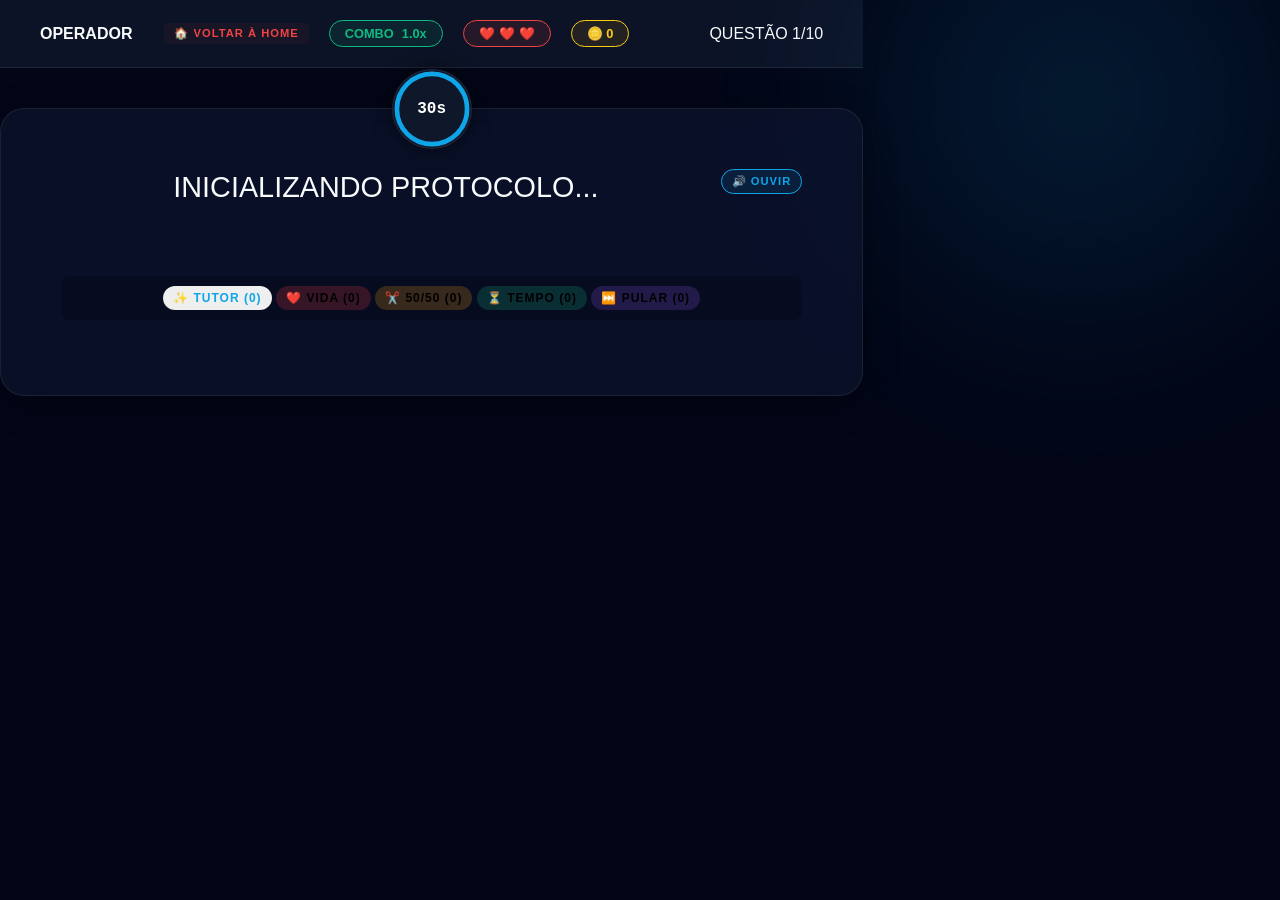
<file: quiz.html>
<!DOCTYPE html>
<html lang="pt-BR">
<head>
    <meta charset="UTF-8">
    <meta name="viewport" content="width=device-width, initial-scale=1.0">
    <title>ONYX - Missão Ativa</title>
    <link rel="stylesheet" href="css/style.css">
</head>
<body class="theme-dark">
    <div class="bg-elements"><div class="blob blob-1"></div></div>
    <div class="cyber-overlay"><div class="scanline"></div></div>

    <main id="app">
        <section id="screen-quiz" class="screen active">
            <div class="quiz-header">
                <div class="student-info">
                    <span id="display-name">OPERADOR</span>
                    <button onclick="abandonQuiz()" class="btn-onyx btn-abandon">
                        🏠 VOLTAR À HOME
                    </button>
                    <div class="streak-badge" id="streak-badge">
                        <span class="fire-icon">🔥</span>
                        <span id="streak-count">0</span>
                    </div>
                    <div class="streak-badge active streak-badge-combo">
                        <span>COMBO</span>
                        <span id="combo-multiplier" class="u-weight-900">1.0x</span>
                    </div>
                    <div class="streak-badge active streak-badge-lives" id="lives-container">
                        <span class="life-icon">❤️</span><span class="life-icon">❤️</span><span class="life-icon">❤️</span>
                    </div>
                    <div class="streak-badge active" style="border-color: #facc15; color: #facc15;">
                        <span class="u-weight-900">🪙 <span id="quiz-coins">0</span></span>
                    </div>
                </div>
                <div class="progress-container"><div class="progress-bar" id="progress-bar"></div></div>
                <div class="quiz-stats">QUESTÃO <span id="current-q">1</span>/<span id="total-q">10</span></div>
            </div>

            <div class="quiz-card glass">
                <div id="timer-container" class="timer-container">
                    <svg class="timer-svg" viewBox="0 0 100 100">
                        <circle class="timer-bg" cx="50" cy="50" r="45"></circle>
                        <circle class="timer-path" id="timer-path" cx="50" cy="50" r="45"></circle>
                    </svg>
                    <span id="timer-text">30s</span>
                </div>
                <div class="question-section">
                    <div class="question-header-layout">
                        <p id="question-text" class="glitch-text question-text-grow">INICIALIZANDO PROTOCOLO...</p>
                        <button id="btn-speak" class="btn-onyx btn-speak-primary">
                            🔊 OUVIR
                        </button>
                    </div>
                    <div id="tactical-toolbar" class="u-flex u-gap-10 u-mb-15" style="flex-wrap: wrap; justify-content: center; background: rgba(0,0,0,0.2); padding: 10px; border-radius: 8px;">
                        <button id="btn-tutor" class="btn-onyx" style="padding:5px 10px; font-size:0.75rem; border-color: #0ea5e9; color: #0ea5e9;">✨ TUTOR (<span id="inv-tutor-qty">0</span>)</button>
                        <button id="btn-use-life" class="btn-onyx" style="padding:5px 10px; font-size:0.75rem; background: rgba(239,68,68,0.2); border-color: var(--error);">❤️ VIDA (<span id="inv-life-qty">0</span>)</button>
                        <button id="btn-use-fifty" class="btn-onyx" style="padding:5px 10px; font-size:0.75rem; background: rgba(245,158,11,0.2); border-color: #f59e0b;">✂️ 50/50 (<span id="inv-fifty-qty">0</span>)</button>
                        <button id="btn-use-time" class="btn-onyx" style="padding:5px 10px; font-size:0.75rem; background: rgba(16,185,129,0.2); border-color: #10b981;">⏳ TEMPO (<span id="inv-time-qty">0</span>)</button>
                        <button id="btn-use-skip" class="btn-onyx" style="padding:5px 10px; font-size:0.75rem; background: rgba(139,92,246,0.2); border-color: #8b5cf6;">⏭️ PULAR (<span id="inv-skip-qty">0</span>)</button>
                    </div>
                    <div id="options-container" class="options-container"></div>
                </div>
            </div>
        </section>
    </main>

    <!-- Floating Tutor Panel -->
    <div id="tutor-floating-panel" class="tutor-floating-panel">
        <div class="tutor-header">
            <span class="tutor-icon">🤖</span>
            <span>ONYX TUTOR</span>
            <button onclick="document.getElementById('tutor-floating-panel').classList.remove('active')" class="btn-tutor-close">✕</button>
        </div>
        <div id="tutor-floating-content" class="tutor-floating-body"></div>
    </div>

    <!-- Level Up Screen Overlay -->
    <div id="level-up-overlay" class="level-up-overlay">
        <div class="level-up-container">
            <div class="level-up-badge-glow">👑</div>
            <div class="level-up-title">LEVEL UP!</div>
            <div class="u-text-muted u-mb-30" style="font-size: 1.2rem;">Você alcançou o Nível <span id="level-up-num" style="color: var(--accent); font-weight: 900;">2</span>!</div>
            <button id="level-up-btn-prosseguir" class="btn-onyx btn-primary" style="padding: 10px 30px; font-weight: 800; cursor: pointer; display: inline-block;">PROSSEGUIR</button>
        </div>
    </div>

    <!-- Streak Alert Toast -->
    <div id="streak-alert-toast" class="streak-alert-toast">
        <span style="font-size: 2rem;">🔥</span>
        <div>
            <div class="u-weight-900 u-color-white" style="font-size: 1.1rem; text-align: left;">STREAK IMPLACÁVEL!</div>
            <div class="u-font-08" style="color: var(--accent); text-align: left;"><span id="streak-alert-num">5</span> Acertos Consecutivos!</div>
        </div>
    </div>

    <!-- Achievement Toast -->
    <div id="achievement-toast" class="achievement-toast">
        <span class="achievement-toast-icon">🏆</span>
        <div>
            <div class="u-weight-900 u-color-white" style="font-size: 0.9rem; text-align: left;">CONQUISTA DESTRAVADA!</div>
            <div class="u-font-08 u-text-muted" id="achievement-toast-title" style="text-align: left;">Título da Conquista</div>
        </div>
    </div>

    <script src="js/onyx_core.js"></script>
    <script src="js/onyx_db_manager.js"></script>
    <script src="js/onyx_database.js"></script>
    <script src="js/onyx_engines.js"></script>
    <script src="js/onyx_ui.js"></script>
    <script src="legacy/tutor.js"></script>
    <script>
        let userName = null;
        let userStats = null;
        let subject = 'python';
        let difficulty = 'easy';

        let currentQuestionIndex = 0;
        let score = 0;
        let streak = 0;
        let maxStreak = 0;
        let tutorConsultedCount = 0;
        let timesList = [];
        let questionStartTime = 0;
        let lives = 3;
        let comboMultiplier = 1.0;
        let totalXPGained = 0;
        let questions = [];
        let timerInterval;
        let timeLeft = 30;
        let isAnswering = false;
        let tutorRequested = false;

        window.showTutorHint = function(explanationText) {
            const panel = document.getElementById('tutor-floating-panel');
            const content = document.getElementById('tutor-floating-content');
            if (panel && content) {
                content.innerHTML = explanationText;
                panel.classList.add('active');
                
                // Play sound if UI available
                if (typeof OnyxUI !== 'undefined') OnyxUI.playFeedback('click');
                
                // Auto hide after 8 seconds
                setTimeout(() => {
                    panel.classList.remove('active');
                }, 8000);
            }
        };

        function playWarningTick() {
            try {
                const ctx = new (window.AudioContext || window.webkitAudioContext)();
                const osc = ctx.createOscillator();
                const gain = ctx.createGain();
                osc.connect(gain);
                gain.connect(ctx.destination);
                osc.type = 'sine';
                osc.frequency.setValueAtTime(800, ctx.currentTime);
                gain.gain.setValueAtTime(0.02, ctx.currentTime);
                gain.gain.exponentialRampToValueAtTime(0.0001, ctx.currentTime + 0.15);
                osc.start();
                osc.stop(ctx.currentTime + 0.15);
            } catch(e) {}
        }

        function triggerStreakAlert(streakVal) {
            const toast = document.getElementById('streak-alert-toast');
            const countSpan = document.getElementById('streak-alert-num');
            if (toast && countSpan) {
                countSpan.textContent = streakVal;
                toast.classList.add('active');
                if (typeof OnyxUI !== 'undefined') {
                    OnyxUI.playFeedback('alert');
                }
                setTimeout(() => {
                    toast.classList.remove('active');
                }, 2000);
            }
        }

        function showLevelUpAnimation(newLevel) {
            const overlay = document.getElementById('level-up-overlay');
            const levelNumSpan = document.getElementById('level-up-num');
            if (overlay && levelNumSpan) {
                levelNumSpan.textContent = newLevel;
                overlay.classList.add('active');
                
                // Play ascending major arpeggio synth
                try {
                    const ctx = new (window.AudioContext || window.webkitAudioContext)();
                    const now = ctx.currentTime;
                    const freqs = [261.63, 329.63, 392.00, 523.25, 659.25, 783.99, 1046.50]; // C major
                    freqs.forEach((f, index) => {
                        const osc = ctx.createOscillator();
                        const gain = ctx.createGain();
                        osc.connect(gain);
                        gain.connect(ctx.destination);
                        osc.type = 'triangle';
                        osc.frequency.setValueAtTime(f, now + index * 0.08);
                        
                        gain.gain.setValueAtTime(0, now);
                        gain.gain.linearRampToValueAtTime(0.12, now + index * 0.08 + 0.02);
                        gain.gain.exponentialRampToValueAtTime(0.0001, now + index * 0.08 + 0.4);
                        
                        osc.start(now + index * 0.08);
                        osc.stop(now + index * 0.08 + 0.4);
                    });
                } catch(e) {}
            }
        }

        async function startMission() {
            userName = await OnyxCore.Session.checkAuth();
            if (!userName) return;

            subject = sessionStorage.getItem('onyx_subject') || 'python';
            difficulty = sessionStorage.getItem('onyx_difficulty') || 'easy';
            const year = sessionStorage.getItem('onyx_year') || 'all';

            const displayNameEl = document.getElementById('display-name');
            if (displayNameEl) {
                displayNameEl.textContent = userName;
            }

            if (typeof OnyxUI !== 'undefined') OnyxUI.init();
            
            // Progression gate validation (prevents playing locked content after level loss)
            try {
                userStats = await OnyxCore.DB.getUser(userName);
                if (userStats) {
                    document.getElementById('quiz-coins').textContent = userStats.coins || 0;
                    
                    const subReq = OnyxCore.ProgressionConfig.subjects[subject] || 1;
                    const diffReq = OnyxCore.ProgressionConfig.difficulties[difficulty] || 1;
                    
                    if (userStats.level < subReq || userStats.level < diffReq) {
                        alert("🔴 [ACESSO NEGADO] Esta matéria ou nível foi bloqueado devido ao seu rebaixamento de nível!");
                        location.href = 'dashboard.html';
                        return;
                    }
                }
            } catch (err) {
                console.error("[QUIZ] Erro ao validar travas de nível:", err);
            }
            
            console.log(`[QUIZ] Gerando novo banco de questões: ${subject} (${difficulty}) - Ano: ${year}`);
            questions = await OnyxEngines.QuestionEngine.generateQuestions(userName, subject, difficulty, 10, year);
            
            // Recupera configurações de acessibilidade do Tutor salvas ou cria padrão
            const tutorConfigStr = localStorage.getItem(`onyx_tutor_config_${userName}`);
            let tutorConfig = {
                ritmo: 'normal',
                estilo: 'visual',
                autoSimplificar: false
            };
            if (tutorConfigStr) {
                try {
                    tutorConfig = JSON.parse(tutorConfigStr);
                } catch(e) {}
            }

            // Inicializa o Tutor Inteligente
            window.tutorAI = new TutorInteligente({
                nome: 'OnyxTutor',
                estudanteNome: userName || 'Operador',
                ritmoAprendizagem: tutorConfig.ritmo,
                estiloAprendizagem: tutorConfig.estilo,
                simplificacaoTexto: tutorConfig.autoSimplificar
            });
            
            // Registra a matéria do quiz
            tutorAI.registrarMateria({
                id: subject,
                nome: subject.toUpperCase(),
                conceitos: []
            });

            // Adiciona as questões e inicia a sessão no Tutor Inteligente
            const tutorQuestions = questions.map((q, idx) => ({
                id: `q_${idx}`,
                materiaId: subject,
                enunciado: q.text,
                alternativas: q.options,
                respostaCorreta: q.options[q.correct],
                dificuldade: difficulty === 'easy' ? 'facil' : (difficulty === 'medium' ? 'medio' : 'dificil'),
                explicacao: q.explanation || `Aplicação prática de ${subject}`,
                dicas: [q.hint || 'Pense bem nas alternativas!']
            }));
            tutorAI.adicionarQuestoes(tutorQuestions);
            tutorAI.iniciarSessao(subject, { quantidade: questions.length });

            renderQuestion();
        }

        function renderQuestion() {
            isAnswering = false;
            tutorRequested = false;
            questionStartTime = Date.now();
            
            // Cancela síntese de voz ativa ao mudar de questão
            if (window.speechSynthesis) window.speechSynthesis.cancel();
            
            const q = questions[currentQuestionIndex];
            
            const textElement = document.getElementById('question-text');
            textElement.style.fontSize = ''; // Reset font size
            textElement.style.lineHeight = ''; // Reset line-height
            
            // Aplica simplificação automática se configurado
            const autoSimplify = window.tutorAI && window.tutorAI.estudante.acessibilidade.simplificacaoTexto;
            if (autoSimplify) {
                tutorRequested = true;
                tutorConsultedCount++;
                let simplified = tutorAI.simplificarTexto(q.text, 'moderado');
                let highlighted = OnyxCore.Tutor.simplifyText(simplified);
                textElement.innerHTML = highlighted;
                textElement.style.fontSize = '1.3rem';
                textElement.style.lineHeight = '1.6';
            } else {
                textElement.textContent = q.text;
            }
            
            document.getElementById('current-q').textContent = currentQuestionIndex + 1;
            document.getElementById('total-q').textContent = questions.length;
            
            // Progress
            const progress = ((currentQuestionIndex + 1) / questions.length) * 100;
            document.getElementById('progress-bar').style.width = `${progress}%`;

            // Reset Timer
            resetTimer();

            // Atualizar UI do inventário
            const updateToolbarUI = () => {
                if(userStats && userStats.inventory) {
                    document.getElementById('inv-tutor-qty').textContent = userStats.inventory.tutor || 0;
                    document.getElementById('inv-life-qty').textContent = userStats.inventory.life || 0;
                    document.getElementById('inv-fifty-qty').textContent = userStats.inventory.fifty || 0;
                    document.getElementById('inv-time-qty').textContent = userStats.inventory.time || 0;
                    document.getElementById('inv-skip-qty').textContent = userStats.inventory.skip || 0;
                }
            };
            updateToolbarUI();

            const consumeItem = (itemKey) => {
                if (!userStats || !userStats.inventory || (userStats.inventory[itemKey] || 0) <= 0) {
                    if (typeof OnyxUI !== 'undefined') OnyxUI.playFeedback('error');
                    alert(`⚠️ Sem saldo para este item! Compre mais na Loja Onyx.`);
                    return false;
                }
                userStats.inventory[itemKey] -= 1;
                OnyxCore.DB.saveUser(userStats);
                updateToolbarUI();
                if (typeof OnyxUI !== 'undefined') OnyxUI.playFeedback('click');
                return true;
            };

            // 1. Tutor
            const btnTutor = document.getElementById('btn-tutor');
            if (btnTutor) {
                btnTutor.style.opacity = '1';
                btnTutor.onclick = () => {
                    if (btnTutor.style.opacity === '0.5') return;
                    if (!autoSimplify && !consumeItem('tutor')) return;

                    if (!tutorRequested) {
                        tutorRequested = true;
                        tutorConsultedCount++;
                    }
                    
                    let simplified = tutorAI.simplificarTexto(q.text, 'moderado');
                    let highlighted = OnyxCore.Tutor.simplifyText(simplified);
                    
                    textElement.innerHTML = highlighted;
                    textElement.style.fontSize = '1.3rem';
                    textElement.style.lineHeight = '1.6';
                    btnTutor.style.opacity = '0.5';
                    
                    timeLeft += 15;
                    updateTimerUI();
                };
                if (autoSimplify) btnTutor.style.opacity = '0.5';
            }

            // 2. Life
            const btnLife = document.getElementById('btn-use-life');
            if (btnLife) {
                btnLife.style.opacity = lives < 3 ? '1' : '0.5';
                btnLife.onclick = () => {
                    if (lives >= 3) {
                        alert("Sua vida já está cheia!");
                        return;
                    }
                    if (!consumeItem('life')) return;
                    lives++;
                    updateLivesUI();
                    btnLife.style.opacity = lives < 3 ? '1' : '0.5';
                };
            }

            // 3. 50/50
            const btnFifty = document.getElementById('btn-use-fifty');
            if (btnFifty) {
                btnFifty.style.opacity = '1';
                btnFifty.onclick = () => {
                    if (btnFifty.style.opacity === '0.5') return;
                    if (!consumeItem('fifty')) return;
                    
                    const options = document.querySelectorAll('.option-btn');
                    let wrongIndexes = [];
                    q.options.forEach((opt, idx) => {
                        if (idx !== q.correct) wrongIndexes.push(idx);
                    });
                    // Shuffle and pick 2
                    wrongIndexes.sort(() => Math.random() - 0.5);
                    const toRemove = wrongIndexes.slice(0, 2);
                    toRemove.forEach(idx => {
                        if (options[idx]) {
                            options[idx].style.opacity = '0.2';
                            options[idx].style.pointerEvents = 'none';
                        }
                    });
                    btnFifty.style.opacity = '0.5';
                };
            }

            // 4. Time
            const btnTime = document.getElementById('btn-use-time');
            if (btnTime) {
                btnTime.style.opacity = '1';
                btnTime.onclick = () => {
                    if (btnTime.style.opacity === '0.5') return;
                    if (!consumeItem('time')) return;
                    timeLeft += 30;
                    updateTimerUI();
                    btnTime.style.opacity = '0.5';
                };
            }

            // 5. Skip
            const btnSkip = document.getElementById('btn-use-skip');
            if (btnSkip) {
                btnSkip.style.opacity = '1';
                btnSkip.onclick = () => {
                    if (btnSkip.style.opacity === '0.5') return;
                    if (!consumeItem('skip')) return;
                    btnSkip.style.opacity = '0.5';
                    
                    clearInterval(timerInterval);
                    currentQuestionIndex++;
                    if (currentQuestionIndex < questions.length) {
                        renderQuestion();
                    } else {
                        finishMission(false);
                    }
                };
            }

            // Voice Speech (Leitura em Voz Alta) Logic
            const btnSpeak = document.getElementById('btn-speak');
            if (btnSpeak) {
                btnSpeak.onclick = () => {
                    if (typeof OnyxUI !== 'undefined') OnyxUI.playFeedback('click');
                    
                    // Cancela síntese anterior
                    window.speechSynthesis.cancel();
                    
                    const textToSpeak = textElement.innerText || q.text;
                    const utterance = new SpeechSynthesisUtterance(textToSpeak);
                    utterance.lang = 'pt-BR';
                    
                    let speed = 1.0;
                    if (tutorAI.ritmoAprendizagem === 'lento') speed = 0.8;
                    else if (tutorAI.ritmoAprendizagem === 'rapido') speed = 1.2;
                    utterance.rate = speed;
                    
                    utterance.onstart = () => {
                        btnSpeak.innerHTML = '🔊 FALANDO...';
                        btnSpeak.style.opacity = '0.7';
                    };
                    utterance.onend = () => {
                        btnSpeak.innerHTML = '🔊 OUVIR';
                        btnSpeak.style.opacity = '1';
                    };
                    utterance.onerror = () => {
                        btnSpeak.innerHTML = '🔊 OUVIR';
                        btnSpeak.style.opacity = '1';
                    };
                    
                    window.speechSynthesis.speak(utterance);
                };
                
                btnSpeak.innerHTML = '🔊 OUVIR';
                btnSpeak.style.opacity = '1';
            }

            const container = document.getElementById('options-container');
            container.innerHTML = '';
            q.options.forEach((opt, i) => {
                const btn = document.createElement('button');
                btn.className = 'option-btn';
                btn.innerHTML = `<span class="opt-index">${String.fromCharCode(65 + i)}</span> ${opt}`;
                btn.onclick = () => handleAnswer(i, btn);
                container.appendChild(btn);
            });
        }

        function resetTimer() {
            clearInterval(timerInterval);
            timeLeft = 30;
            updateTimerUI();
            timerInterval = setInterval(() => {
                timeLeft--;
                updateTimerUI();
                if (timeLeft <= 0) {
                    handleAnswer(-1); // Timeout
                }
            }, 1000);
        }

        function updateTimerUI() {
            document.getElementById('timer-text').textContent = `${timeLeft}s`;
            const offset = 283 - (timeLeft / 30) * 283;
            const timerPath = document.getElementById('timer-path');
            if (timerPath) {
                timerPath.style.strokeDashoffset = offset;
                timerPath.classList.remove('timer-warning', 'timer-critical');
                if (timeLeft <= 5) {
                    timerPath.classList.add('timer-critical');
                    playWarningTick();
                } else if (timeLeft <= 10) {
                    timerPath.classList.add('timer-warning');
                }
            }
        }

        function handleAnswer(idx, clickedBtn = null) {
            if (isAnswering) return;
            isAnswering = true;
            clearInterval(timerInterval);

            // Cancela síntese de voz ativa quando o usuário responde
            if (window.speechSynthesis) window.speechSynthesis.cancel();

            const timeSpentOnQuestion = Math.max(0.1, (Date.now() - questionStartTime) / 1000);
            timesList.push(timeSpentOnQuestion);

            const q = questions[currentQuestionIndex];
            const isCorrect = idx === q.correct;
            
            // Registra a resposta no Tutor Inteligente
            const userAnswerText = idx === -1 ? 'TEMPO ESGOTADO' : q.options[idx];
            tutorAI.responderQuestao(`q_${currentQuestionIndex}`, userAnswerText);
            
            const difficultyMultiplier = { easy: 10, medium: 20, hard: 40, insane: 80, impossible: 150, suicida: 500 };
            const baseXP = difficultyMultiplier[difficulty] || 10;

            if (isCorrect) {
                score++;
                streak++;
                if (streak > maxStreak) maxStreak = streak;
                
                // Speed Bonus
                const speedBonus = (timeLeft / 30); // up to +1.0
                comboMultiplier = Math.min(3.0, 1.0 + (streak * 0.1) + speedBonus).toFixed(1);
                
                const earnedXP = Math.floor(baseXP * parseFloat(comboMultiplier));
                totalXPGained += earnedXP;
                
                // Moedas
                const earnedCoins = Math.floor(10 * parseFloat(comboMultiplier));
                if (userStats) {
                    userStats.coins = (userStats.coins || 0) + earnedCoins;
                    document.getElementById('quiz-coins').textContent = userStats.coins;
                }
                
                if (clickedBtn) clickedBtn.classList.add('correct');
                if (typeof OnyxUI !== 'undefined') {
                    OnyxUI.playFeedback('success');
                    OnyxUI.showXPGain(earnedXP);
                }
                
                // Normal timeout for correct answer
                setTimeout(nextStep, 1000);
            } else {
                streak = 0;
                comboMultiplier = 1.0;
                lives--;
                updateLivesUI();
                
                if (clickedBtn) clickedBtn.classList.add('wrong');
                // Show correct one
                const btns = document.querySelectorAll('.option-btn');
                if (btns[q.correct]) btns[q.correct].classList.add('correct-hint');
                if (typeof OnyxUI !== 'undefined') OnyxUI.playFeedback('error');

                // Recupera a análise do Tutor Inteligente
                const tutorQ = tutorAI.conhecimento.questoes.find(quest => quest.id === `q_${currentQuestionIndex}`);
                const tutorFeedbackObj = tutorAI.gerarFeedback(tutorQ);
                const tutorDicaStr = tutorAI.gerarDica(tutorQ);
                
                // Explicação cognitivamente simplificada e jargões destacados
                const rawExplanation = q.explanation || `Aqui usamos ${q.options[q.correct]} porque é o conceito adequado para resolver a questão.`;
                const simplifiedExplanation = tutorAI.simplificarTexto(rawExplanation, 'moderado');
                const highlightedExplanation = OnyxCore.Tutor.simplifyText(simplifiedExplanation);

                if (tutorRequested) {
                    // Tutor Feedback
                    const container = document.getElementById('options-container');
                    const feedbackDiv = document.createElement('div');
                    feedbackDiv.className = 'glass u-mt-20 u-p-15';
                    feedbackDiv.style.borderLeft = '4px solid var(--error)';
                    feedbackDiv.innerHTML = `
                        <p class="u-font-08 u-text-error u-mb-5 u-weight-900">🤖 ${tutorFeedbackObj.texto}</p>
                        <p class="u-font-09">A resposta correta era <strong>"${q.options[q.correct]}"</strong>.</p>
                        <p class="u-font-09 u-mt-10 u-opacity-08">${highlightedExplanation}</p>
                        ${tutorDicaStr ? `<p class="u-font-08 u-mt-10" style="color:var(--accent); font-weight: bold;">💡 Dica de Aprendizagem: ${tutorDicaStr}</p>` : ''}
                        <div class="u-mt-15 u-flex-between" style="align-items: center; gap: 10px; flex-wrap: wrap;">
                            <button id="btn-speak-feedback" class="btn-speak-primary" style="margin-left: 0;">
                                🔊 OUVIR EXPLICAÇÃO
                            </button>
                            <span id="feedback-timer-label" class="u-font-07 u-text-accent">(Carregando próxima em 5s...)</span>
                        </div>
                    `;
                    container.appendChild(feedbackDiv);
                    
                    let nextTimeout = setTimeout(nextStep, 5000);
                    
                    const speakFeedbackBtn = feedbackDiv.querySelector('#btn-speak-feedback');
                    if (speakFeedbackBtn) {
                        speakFeedbackBtn.onclick = () => {
                            if (typeof OnyxUI !== 'undefined') OnyxUI.playFeedback('click');
                            
                            // Cancela o timeout de avanço automático
                            clearTimeout(nextTimeout);
                            
                            // Substitui o timer de avanço automático por um botão de Avançar manual
                            const label = feedbackDiv.querySelector('#feedback-timer-label');
                            if (label) {
                                label.outerHTML = `
                                    <button id="btn-manual-next" class="btn-onyx" style="padding: 6px 12px; font-size: 0.7rem; background: var(--primary); color: #fff; box-shadow: 0 4px 12px var(--primary-glow);">
                                        AVANÇAR
                                    </button>
                                `;
                                const manualNext = feedbackDiv.querySelector('#btn-manual-next');
                                if (manualNext) {
                                    manualNext.onclick = () => {
                                        if (window.speechSynthesis) window.speechSynthesis.cancel();
                                        nextStep();
                                    };
                                }
                            }
                            
                            window.speechSynthesis.cancel();
                            
                            // Compila o áudio
                            const textToSpeak = `Feedback do Tutor: ${tutorFeedbackObj.texto}. A resposta correta era ${q.options[q.correct]}. Explicação: ${simplifiedExplanation}. Dica de Aprendizagem: ${tutorDicaStr || ''}`;
                            const utterance = new SpeechSynthesisUtterance(textToSpeak);
                            utterance.lang = 'pt-BR';
                            
                            let speed = 1.0;
                            if (tutorAI.ritmoAprendizagem === 'lento') speed = 0.8;
                            else if (tutorAI.ritmoAprendizagem === 'rapido') speed = 1.2;
                            utterance.rate = speed;
                            
                            utterance.onstart = () => {
                                speakFeedbackBtn.innerHTML = '🔊 LENDO EXPLICAÇÃO...';
                                speakFeedbackBtn.style.opacity = '0.7';
                            };
                            utterance.onend = () => {
                                speakFeedbackBtn.innerHTML = '🔊 OUVIR EXPLICAÇÃO';
                                speakFeedbackBtn.style.opacity = '1';
                            };
                            utterance.onerror = () => {
                                speakFeedbackBtn.innerHTML = '🔊 OUVIR EXPLICAÇÃO';
                                speakFeedbackBtn.style.opacity = '1';
                            };
                            
                            window.speechSynthesis.speak(utterance);
                        };
                    }
                } else {
                    setTimeout(nextStep, 2500); // Standard wait for wrong answer
                }
            }

            document.getElementById('streak-count').textContent = streak;
            document.getElementById('combo-multiplier').textContent = `${comboMultiplier}x`;
            if (streak >= 3) document.getElementById('streak-badge').classList.add('active');
            else document.getElementById('streak-badge').classList.remove('active');

            function nextStep() {
                // Cancela qualquer áudio ativo quando muda de questão
                if (window.speechSynthesis) window.speechSynthesis.cancel();
                
                currentQuestionIndex++;
                if (lives <= 0) {
                    finishMission(true); // Failed
                } else if (currentQuestionIndex < questions.length) {
                    renderQuestion();
                } else {
                    finishMission(false);
                }
            }
        }

        function updateLivesUI() {
            const lc = document.getElementById('lives-container');
            lc.innerHTML = '';
            for(let i=0; i<3; i++) {
                lc.innerHTML += `<span class="life-icon" style="${i >= lives ? 'opacity:0.2; filter:grayscale(1);' : ''}">❤️</span>`;
            }
        }

        async function finishMission(failed = false) {
            sessionStorage.setItem('onyx_final_score', score);
            
            try {
                let stats = await OnyxCore.DB.getUser(userName);
                if (!stats) stats = { id: userName, level: 1, xp: 0 };
                
                // Sincronizar moedas e inventario
                if (userStats) {
                    stats.coins = userStats.coins;
                    if (userStats.inventory) stats.inventory = userStats.inventory;
                }
                
                if (failed) {
                    totalXPGained = 0; // No XP gained on critical failure
                    // Penalidade de nível e zerar XP foi removida
                } else {
                    const totalTimeSpent = timesList.reduce((sum, t) => sum + t, 0);
                    // Use advanced upgraded Heuristic Score engine to calculate reward
                    totalXPGained = OnyxEngines.calculateHeuristicScore(score, questions.length, totalTimeSpent, difficulty, {
                        maxStreak: maxStreak,
                        tutorConsultedCount: tutorConsultedCount,
                        historyTimes: timesList
                    });

                    stats.xp = (stats.xp || 0) + totalXPGained;
                    
                    // Update Bounties (Added to stats.xp BEFORE level-up check)
                    if (stats.bounties) {
                        const q = stats.bounties.quests.find(x => x.type === 'play_subject' && x.target === subject && !x.done);
                        if (q) {
                            q.current++;
                            if (q.current >= q.amount) {
                                q.done = true;
                                stats.xp += q.reward;
                            }
                        }
                    }

                    // Level Up calculations (Includes both mission and daily bounty XP rewards)
                    let nextXP = (stats.level || 1) * 100;
                    while (stats.xp >= nextXP) {
                        stats.level++;
                        stats.xp -= nextXP;
                        nextXP = stats.level * 100;
                    }
                }

                await OnyxCore.DB.saveUser(stats);
                
                // Save upgraded history record
                await OnyxCore.DB.saveHistory({ 
                    user: userName, 
                    subject, 
                    difficulty, 
                    score, 
                    total: questions.length,
                    xpGained: totalXPGained, 
                    failed,
                    timeSpent: timesList.reduce((sum, t) => sum + t, 0),
                    tutorConsultedCount: tutorConsultedCount,
                    maxStreak: maxStreak,
                    timesList: timesList
                });
                console.log(`[QUIZ] Missão concluída com Heurística Upgraded: +${totalXPGained} XP`);

                // Salva o relatório de estudo cognitivo do Tutor
                try {
                    const report = tutorAI.relatorioEstudante();
                    localStorage.setItem(`onyx_tutor_report_${userName}`, JSON.stringify(report));
                } catch (e) {
                    console.error("[QUIZ] Erro ao salvar relatório cognitivo do tutor:", e);
                }
            } catch (err) {
                console.error("[QUIZ] Erro ao salvar progresso:", err);
            }
            
            location.href = 'results.html';
        }

        function abandonQuiz() {
            if (confirm("⚠️ ABANDONAR QUEST\n\nTem certeza que deseja desistir desta missão e voltar para a Home? Seu progresso atual nesta missão será perdido.")) {
                location.href = OnyxCore.Session.getHomeURL();
            }
        }

        window.onload = async () => {
            if (window.OnyxDBManager) {
                await window.OnyxDBManager.init();
            } else {
                await OnyxCore.DB.init();
            }
            startMission();
        };
    </script>
</body>
</html>
</file>
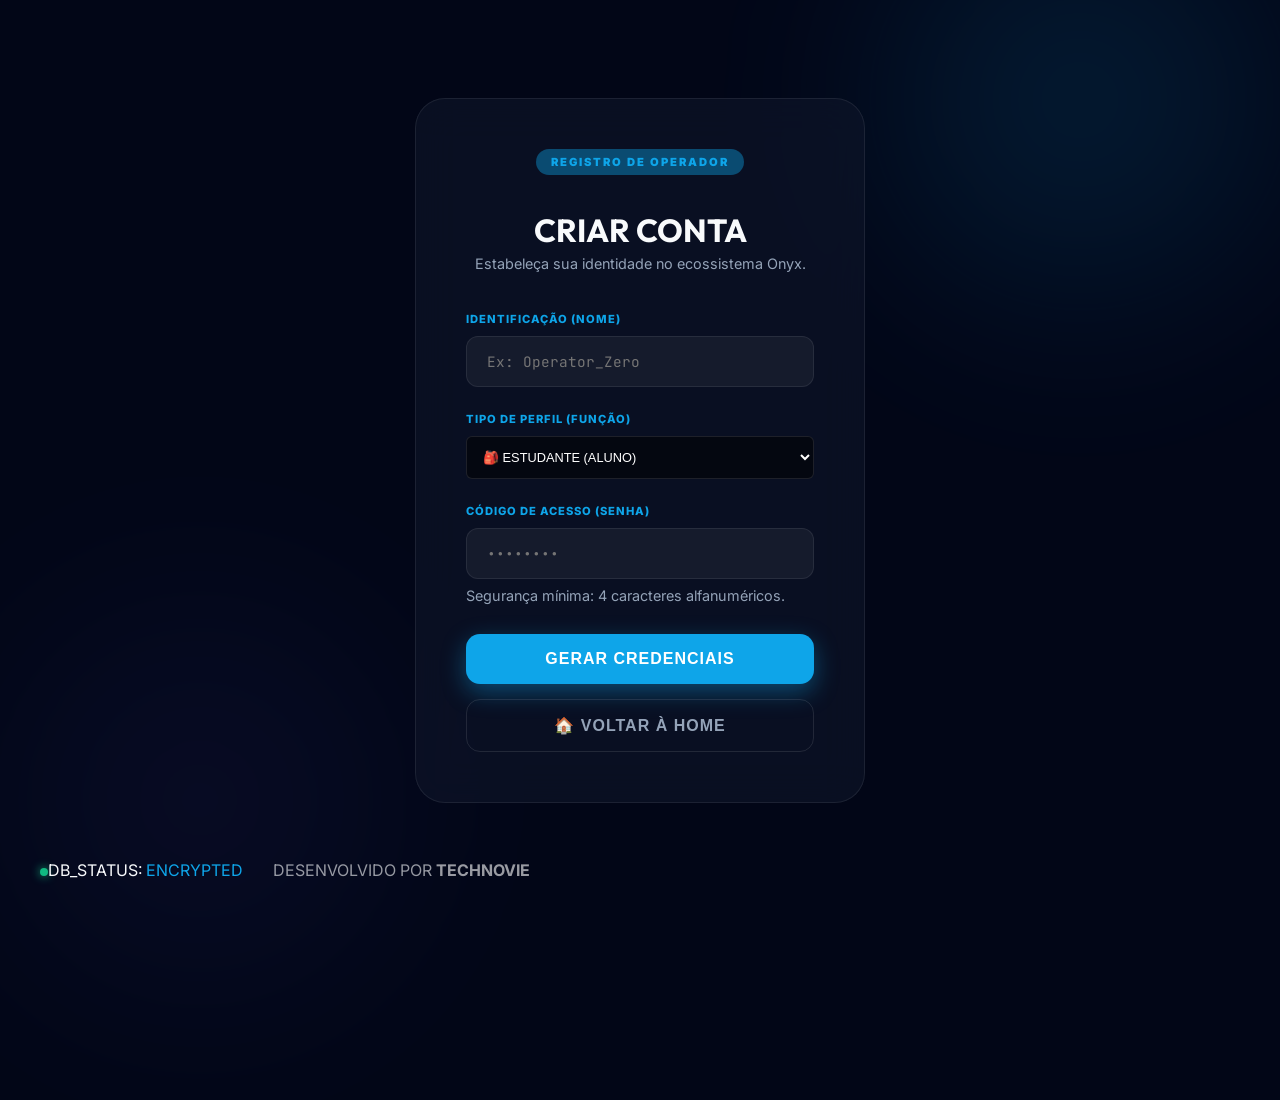
<file: register.html>
<!DOCTYPE html>
<html lang="pt-BR">
<head>
    <meta charset="UTF-8">
    <meta name="viewport" content="width=device-width, initial-scale=1.0">
    <title>ONYX - Novo Cadastro</title>
    <link rel="stylesheet" href="css/style.css">
    <link href="https://fonts.googleapis.com/css2?family=Inter:wght@400;700;900&family=Outfit:wght@700;900&family=JetBrains+Mono:wght@500;800&display=swap" rel="stylesheet">
    
    <!-- Legacy Browser & Retro-Compatibility Polyfill Suite (1990-Present) -->
    <script>
        (function() {
            if (!window.console) { window.console = { log: function() {}, error: function() {}, warn: function() {}, info: function() {} }; }
            if (!Array.prototype.forEach) {
                Array.prototype.forEach = function(callback, thisArg) {
                    for (var i = 0; i < this.length; i++) { if (i in this) callback.call(thisArg, this[i], i, this); }
                };
            }
            if (!Array.prototype.map) {
                Array.prototype.map = function(callback, thisArg) {
                    var arr = [];
                    for (var i = 0; i < this.length; i++) { if (i in this) arr.push(callback.call(thisArg, this[i], i, this)); }
                    return arr;
                };
            }
            if (!Array.prototype.indexOf) {
                Array.prototype.indexOf = function(searchElement, fromIndex) {
                    var k = fromIndex || 0;
                    if (k < 0) k = Math.max(0, this.length + k);
                    for (; k < this.length; k++) { if (k in this && this[k] === searchElement) return k; }
                    return -1;
                };
            }
            if (!Array.from) { Array.from = function(object) { return Array.prototype.slice.call(object); }; }
            if (!window.JSON) {
                window.JSON = {
                    parse: function(sJSON) { return eval('(' + sJSON + ')'); },
                    stringify: function(vContent) {
                        if (vContent === null) return "null";
                        if (typeof vContent === "string") return '"' + vContent.replace(/"/g, '\\"') + '"';
                        if (typeof vContent === "number" || typeof vContent === "boolean") return vContent.toString();
                        if (vContent instanceof Array) {
                            var sOutput = "";
                            for (var i = 0; i < vContent.length; i++) sOutput += (sOutput ? "," : "") + window.JSON.stringify(vContent[i]);
                            return "[" + sOutput + "]";
                        }
                        if (typeof vContent === "object") {
                            var sOutput = "";
                            for (var sKey in vContent) {
                                if (Object.prototype.hasOwnProperty.call(vContent, sKey)) {
                                    sOutput += (sOutput ? "," : "") + '"' + sKey + '":' + window.JSON.stringify(vContent[sKey]);
                                }
                            }
                            return "{" + sOutput + "}";
                        }
                        return "undefined";
                    }
                };
            }
            if (!window.localStorage) {
                var storageMock = {
                    _data: {},
                    setItem: function(k, v) { this._data[k] = String(v); },
                    getItem: function(k) { return this._data.hasOwnProperty(k) ? this._data[k] : null; },
                    removeItem: function(k) { delete this._data[k]; },
                    clear: function() { this._data = {}; }
                };
                window.localStorage = storageMock;
                window.sessionStorage = storageMock;
            }
            if (!window.Promise) {
                window.Promise = function(executor) {
                    var self = this;
                    self.status = 'pending'; self.value = undefined;
                    self.onResolvedCallback = []; self.onRejectedCallback = [];
                    function resolve(value) {
                        if (self.status === 'pending') { self.status = 'fulfilled'; self.value = value; for (var i = 0; i < self.onResolvedCallback.length; i++) self.onResolvedCallback[i](value); }
                    }
                    function reject(reason) {
                        if (self.status === 'pending') { self.status = 'rejected'; self.value = reason; for (var i = 0; i < self.onRejectedCallback.length; i++) self.onRejectedCallback[i](reason); }
                    }
                    try { executor(resolve, reject); } catch (e) { reject(e); }
                };
                window.Promise.prototype.then = function(onFulfilled, onRejected) {
                    var self = this;
                    return new window.Promise(function(resolve, reject) {
                        if (self.status === 'fulfilled') {
                            try { var x = onFulfilled(self.value); resolve(x); } catch (e) { reject(e); }
                        } else if (self.status === 'rejected') {
                            try { var x = onRejected(self.value); resolve(x); } catch (e) { reject(e); }
                        } else {
                            self.onResolvedCallback.push(function(val) { try { var x = onFulfilled(val); resolve(x); } catch (e) { reject(e); } });
                            self.onRejectedCallback.push(function(reason) { try { var x = onRejected(reason); resolve(x); } catch (e) { reject(e); } });
                        }
                    });
                };
                window.Promise.resolve = function(val) { return new window.Promise(function(r) { r(val); }); };
            }
            
            // Apple Touch interaction audio unlock
            window.AudioContext = window.AudioContext || window.webkitAudioContext;
            var unlockAppleAudio = function() {
                if (window.speechSynthesis && window.speechSynthesis.speak) { var u = new SpeechSynthesisUtterance(''); window.speechSynthesis.speak(u); }
                var ctx = null; try { ctx = new (window.AudioContext || window.webkitAudioContext)(); } catch(e) {}
                if (ctx && ctx.state === 'suspended') { ctx.resume(); }
                document.removeEventListener('click', unlockAppleAudio);
                document.removeEventListener('touchend', unlockAppleAudio);
            };
            document.addEventListener('click', unlockAppleAudio);
            document.addEventListener('touchend', unlockAppleAudio);
        })();
    </script>
</head>
<body class="theme-dark">
    <div class="bg-elements"><div class="blob blob-1"></div><div class="blob blob-2"></div></div>
    <div class="cyber-overlay"><div class="scanline"></div></div>

    <main id="app" class="auth-standalone-wrapper">
        <section id="screen-register" class="auth-card">
            <header>
                <div class="report-badge">REGISTRO DE OPERADOR</div>
                <h1 class="u-font-header">CRIAR CONTA</h1>
                <p>Estabeleça sua identidade no ecossistema Onyx.</p>
            </header>

            <div class="auth-form">
                <div id="reg-status" class="u-status-msg"></div>
                
                <div class="input-group">
                    <label for="reg-name">IDENTIFICAÇÃO (NOME)</label>
                    <input type="text" id="reg-name" placeholder="Ex: Operator_Zero" autocomplete="off">
                </div>

                <div class="input-group">
                    <label for="reg-role">TIPO DE PERFIL (FUNÇÃO)</label>
                    <select id="reg-role" class="onyx-select">
                        <option value="aluno">🎒 ESTUDANTE (ALUNO)</option>
                        <option value="gestor">💼 GESTOR (DIREÇÃO / PROFESSOR)</option>
                        <option value="responsavel">👪 RESPONSÁVEL (PAIS / RESPONSÁVEIS)</option>
                    </select>
                </div>

                <div class="input-group">
                    <label for="reg-pass">CÓDIGO DE ACESSO (SENHA)</label>
                    <input type="password" id="reg-pass" placeholder="••••••••" autocomplete="off">
                    <p class="input-hint">Segurança mínima: 4 caracteres alfanuméricos.</p>
                </div>

                <div class="u-mt-30">
                    <button id="btn-do-register" class="btn-onyx btn-primary u-w-full u-mb-15">GERAR CREDENCIAIS</button>
                    <button onclick="location.href = OnyxCore.Session.getHomeURL();" class="btn-onyx u-w-full btn-transparent-border">🏠 VOLTAR À HOME</button>
                </div>
            </div>
        </section>
    </main>

    <footer id="system-status" class="u-pos-fixed u-bottom-20 u-left-40 u-border-none u-bg-none u-flex-gap-30">
        <div class="status-item"><span class="status-dot"></span>DB_STATUS: <span class="u-text-primary">ENCRYPTED</span></div>
        <div class="status-item u-opacity-06">DESENVOLVIDO POR <strong class="u-color-white">TECHNOVIE</strong></div>
    </footer>

    <script src="js/onyx_ui.js"></script>
    <script src="js/onyx_core.js"></script>
    <script src="js/onyx_db_manager.js"></script>
    <script>
        const UI = {
            status: document.getElementById('reg-status'),
            name: document.getElementById('reg-name'),
            pass: document.getElementById('reg-pass')
        };

        async function init() {
            if (window.OnyxDBManager) {
                await window.OnyxDBManager.init();
            } else {
                await OnyxCore.DB.init();
            }
        }

        function showMsg(msg, isError) {
            UI.status.textContent = msg;
            UI.status.className = 'u-status-msg ' + (isError ? 'status-error' : 'status-success');
        }

        document.getElementById('btn-do-register').onclick = async () => {
            const name = UI.name.value.trim();
            const pass = UI.pass.value.trim();
            const role = document.getElementById('reg-role').value;
            
            if (!name || !pass || pass.length < 4) {
                if (typeof OnyxUI !== 'undefined') OnyxUI.playFeedback('error');
                showMsg("ERRO: Preencha todos os campos corretamente.", true);
                return;
            }

            const existing = await OnyxCore.DB.getUser(name);
            if (existing) {
                if (typeof OnyxUI !== 'undefined') OnyxUI.playFeedback('error');
                showMsg("ERRO: Identificação já registrada no núcleo.", true);
                return;
            }

            const hashedPassword = await OnyxCore.Crypto.hashSHA256(pass);
            const initialLevel = (role === 'gestor') ? 10 : 1;
            const initialXP = (role === 'gestor') ? 300 : 0;
            const newUser = { id: name, password: hashedPassword, xp: initialXP, level: initialLevel, role: role, coins: 0, inventory: { tutor: 3, life: 1, fifty: 1, time: 1, skip: 1 } };
            await OnyxCore.DB.saveUser(newUser);
            
            if (typeof OnyxUI !== 'undefined') OnyxUI.playFeedback('success');
            showMsg("SUCESSO: Credenciais geradas. Redirecionando...", false);
            
            setTimeout(() => location.href = 'index.html', 1500);
        };

        window.onload = init;
    </script>
</body>
</html>
</file>
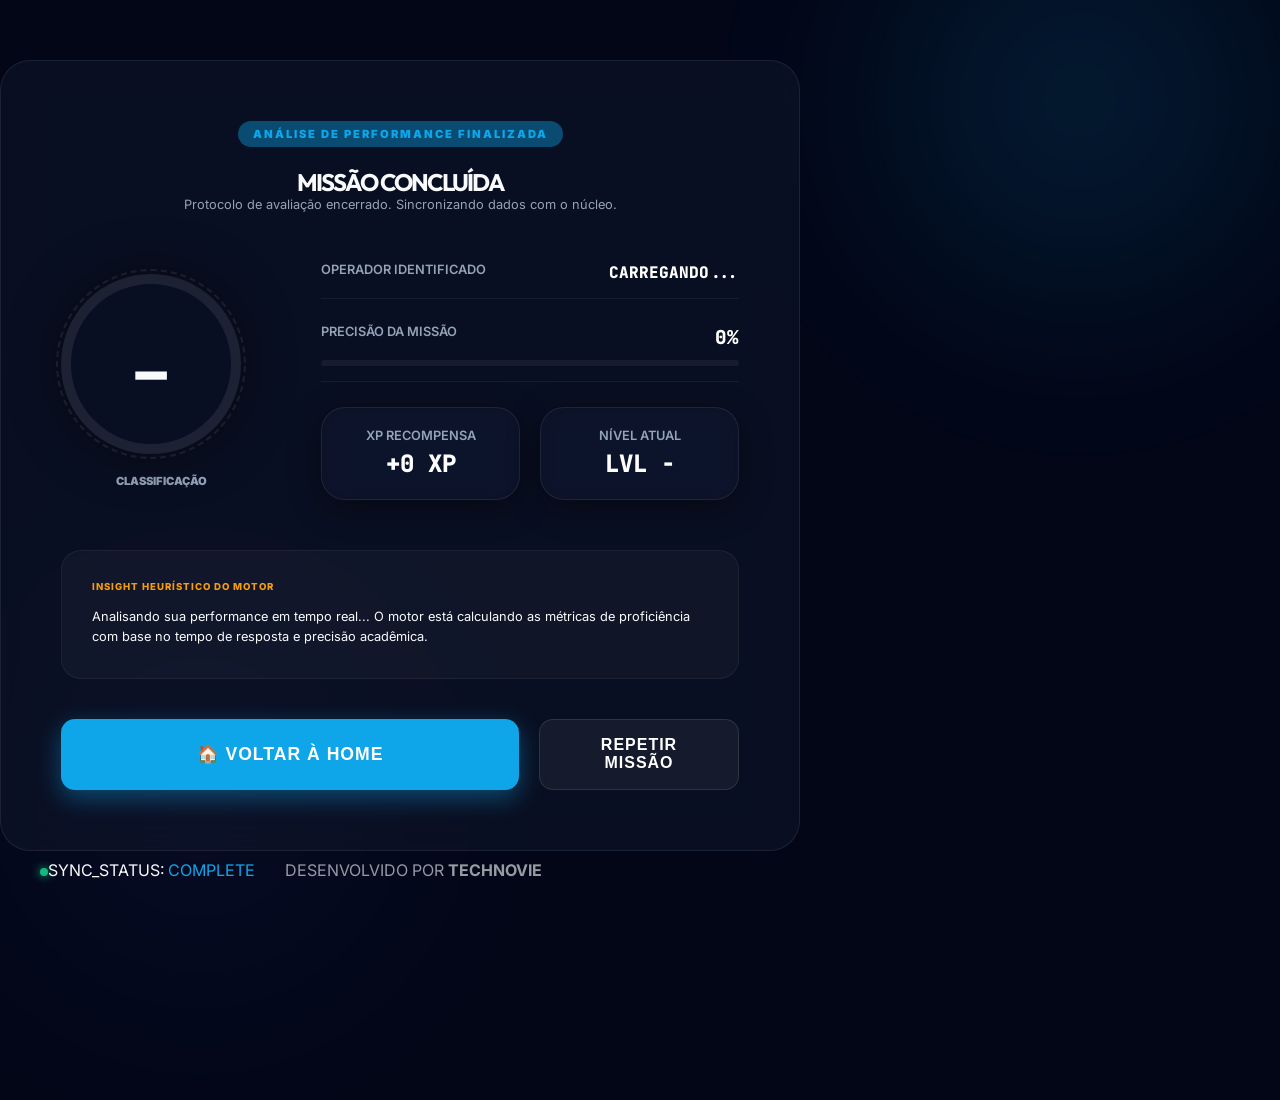
<file: results.html>
<!DOCTYPE html>
<html lang="pt-BR">
<head>
    <meta charset="UTF-8">
    <meta name="viewport" content="width=device-width, initial-scale=1.0">
    <title>ONYX - Relatório de Missão</title>
    <link rel="stylesheet" href="css/style.css">
    <link href="https://fonts.googleapis.com/css2?family=Inter:wght@400;700;900&family=Outfit:wght@700;900&family=JetBrains+Mono:wght@500;800&display=swap" rel="stylesheet">
</head>
<body class="theme-dark">
    <div class="bg-elements"><div class="blob blob-1"></div><div class="blob blob-2"></div></div>
    <div class="cyber-overlay"><div class="scanline"></div></div>

    <main id="app">
        <section id="screen-results" class="screen active">
            <div class="results-card">
                <header class="results-header">
                    <div class="report-badge">ANÁLISE DE PERFORMANCE FINALIZADA</div>
                    <h1 id="mission-status-title" class="u-font-header u-font-15 u-ls-n2">MISSÃO CONCLUÍDA</h1>
                    <p class="u-text-muted">Protocolo de avaliação encerrado. Sincronizando dados com o núcleo.</p>
                </header>

                <div class="results-main-content">
                    <div class="rank-display">
                        <div id="rank-circle" class="rank-circle">
                            <span id="res-rank">-</span>
                        </div>
                        <p class="u-text-muted u-mt-20 u-weight-900 u-text-center u-font-07">CLASSIFICAÇÃO</p>
                    </div>

                    <div class="stats-breakdown">
                        <div class="stat-row stat-col">
                            <div class="u-flex-between">
                                <span class="s-label">OPERADOR IDENTIFICADO</span>
                                <span class="s-value s-value-lg" id="res-name">CARREGANDO...</span>
                            </div>
                        </div>
                        <div class="stat-row stat-col">
                            <div class="u-flex-between">
                                <span class="s-label">PRECISÃO DA MISSÃO</span>
                                <span class="s-value" id="res-accuracy">0%</span>
                            </div>
                            <div class="accuracy-bar-track">
                                <div id="accuracy-bar" class="accuracy-bar-fill"></div>
                            </div>
                        </div>
                        <div class="u-grid-2">
                            <div class="glass u-p-20 u-text-center">
                                <span class="s-label s-label-block">XP RECOMPENSA</span>
                                <span class="s-value u-text-primary s-value-xl" id="res-xp">+0 XP</span>
                            </div>
                            <div class="glass u-p-20 u-text-center">
                                <span class="s-label s-label-block">NÍVEL ATUAL</span>
                                <span class="s-value s-value-xl" id="res-level">LVL -</span>
                            </div>
                        </div>
                    </div>
                </div>

                <div class="heuristic-panel">
                    <p class="u-text-accent u-mb-15">INSIGHT HEURÍSTICO DO MOTOR</p>
                    <div id="heuristic-text" class="u-line-16 u-font-08">
                        Analisando sua performance em tempo real... O motor está calculando as métricas de proficiência com base no tempo de resposta e precisão acadêmica.
                    </div>
                </div>

                <div class="results-actions">
                    <button onclick="location.href = OnyxCore.Session.getHomeURL();" class="btn-onyx btn-primary btn-massive">🏠 VOLTAR À HOME</button>
                    <button onclick="location.href='quiz.html'" class="btn-onyx u-w-200 u-bg-glass-btn">REPETIR MISSÃO</button>
                </div>
            </div>
        </section>
    </main>

    <footer id="system-status" class="u-pos-fixed u-bottom-20 u-left-40 u-border-none u-bg-none u-flex-gap-30">
        <div class="status-item"><span class="status-dot"></span>SYNC_STATUS: <span class="u-text-primary">COMPLETE</span></div>
        <div class="status-item u-opacity-06">DESENVOLVIDO POR <strong class="u-color-white">TECHNOVIE</strong></div>
    </footer>

    <script src="js/onyx_core.js"></script>
    <script src="js/onyx_db_manager.js"></script>
    <script src="js/onyx_engines.js"></script>
    <script>
        async function loadResults() {
            if (window.OnyxDBManager) {
                await window.OnyxDBManager.init();
            } else {
                await OnyxCore.DB.init();
            }
            const user = OnyxCore.Session.getCurrentUser();
            if (!user) { location.href = 'index.html'; return; }

            const stats = await OnyxCore.DB.getUser(user);
            const history = await OnyxCore.DB.getHistory(user);
            const lastMission = history[0];

            if (!lastMission) { location.href = 'dashboard.html'; return; }

            const accuracy = (lastMission.score / (lastMission.total || 10)) * 100;
            
            // Display
            document.getElementById('res-name').textContent = user.toUpperCase();
            document.getElementById('res-accuracy').textContent = `${accuracy}%`;
            document.getElementById('res-xp').textContent = `+${lastMission.xpGained} XP`;
            document.getElementById('res-level').textContent = `LVL ${stats.level}`;
            
            // Animate Accuracy Bar
            setTimeout(() => {
                const bar = document.getElementById('accuracy-bar');
                if (bar) bar.style.width = `${accuracy}%`;
            }, 100);

            // Handle Failure Status
            const titleEl = document.getElementById('mission-status-title');
            if (lastMission.failed) {
                titleEl.textContent = 'FALHA CRÍTICA NA MISSÃO';
                titleEl.style.color = 'var(--error)';
                document.getElementById('accuracy-bar').style.background = 'var(--error)';
                document.getElementById('accuracy-bar').style.boxShadow = '0 0 10px var(--error)';
                
                const subtext = document.querySelector('.results-header .u-text-muted');
                if (subtext) {
                    subtext.innerHTML = '<span style="color: var(--error); font-weight: 900; animation: pulse-error 1.5s infinite;">[PENALIDADE CRÍTICA] VOCÊ PERDEU TODAS AS VIDAS E FOI REBAIXADO EM 1 NÍVEL!</span>';
                }
            }
            
            // Rank Logic
            let rank = 'F';
            if (lastMission.failed) rank = 'F';
            else if (accuracy >= 100) rank = 'S';
            else if (accuracy >= 80) rank = 'A';
            else if (accuracy >= 60) rank = 'B';
            else if (accuracy >= 40) rank = 'C';
            
            const rankEl = document.getElementById('res-rank');
            const circle = document.getElementById('rank-circle');
            rankEl.textContent = rank;
            circle.className = `rank-circle rank-${rank.toLowerCase()}`;

            // Heuristic Recommendation
            const insight = await OnyxEngines.generateProfileInsight(user);
            document.getElementById('heuristic-text').innerHTML = `
                <p>${insight.recommendation}</p>
                <div class="u-mt-10 u-opacity-06">Sua precisão média global está em <strong>${insight.accuracyAvg}%</strong>. Seu ponto focal de melhoria atual foi identificado em <strong>${insight.weakness}</strong>.</div>
            `;
        }

        window.onload = loadResults;
    </script>
</body>
</html>
</file>
<file: css/style.css>
:root {
    /* Onyx Enterprise Palette */
    --primary: #0ea5e9;
    --primary-glow: rgba(14, 165, 233, 0.4);
    --secondary: #6366f1;
    --accent: #f59e0b;
    --accent-glow: rgba(245, 158, 11, 0.3);
    --success: #10b981;
    --error: #ef4444;
    
    /* Surface Colors */
    --bg-deep: #020617;
    --bg-card: rgba(15, 23, 42, 0.6);
    --glass-border: rgba(255, 255, 255, 0.08);
    --glass-highlight: rgba(255, 255, 255, 0.03);
    
    /* Typography */
    --text-main: #f8fafc;
    --text-muted: #94a3b8;
    --font-header: 'Outfit', sans-serif;
    --font-mono: 'JetBrains Mono', monospace;
    
    --transition-premium: cubic-bezier(0.4, 0, 0.2, 1);
}

* { 
    margin: 0; padding: 0; box-sizing: border-box; outline: none; 
    transition: border-color 0.3s var(--transition-premium), box-shadow 0.3s var(--transition-premium); 
}
*:focus { outline: none; box-shadow: 0 0 0 2px var(--primary-glow); }

/* Premium Custom Scrollbars */
::-webkit-scrollbar {
    width: 6px;
    height: 6px;
}
::-webkit-scrollbar-track {
    background: rgba(2, 6, 23, 0.4);
}
::-webkit-scrollbar-thumb {
    background: rgba(14, 165, 233, 0.2);
    border-radius: 10px;
    border: 1px solid rgba(255, 255, 255, 0.03);
    transition: background 0.3s;
}
::-webkit-scrollbar-thumb:hover {
    background: rgba(14, 165, 233, 0.65);
}

body {
    background: var(--bg-deep);
    color: var(--text-main);
    font-family: 'Inter', sans-serif;
    overflow-x: hidden;
    min-height: 100vh;
    animation: fadeInPage 0.8s var(--transition-premium);
    -webkit-user-select: none;
    -moz-user-select: none;
    -ms-user-select: none;
    user-select: none;
}

input, textarea {
    -webkit-user-select: text;
    -moz-user-select: text;
    -ms-user-select: text;
    user-select: text;
}

@keyframes fadeInPage {
    from { opacity: 0; transform: translateY(8px); filter: blur(5px); }
    to { opacity: 1; transform: translateY(0); filter: blur(0); }
}

/* --- AMBIENT ELEMENTS --- */
.bg-ambient {
    position: fixed;
    top: 0; left: 0; width: 100%; height: 100%;
    z-index: -1;
    overflow: hidden;
}

.blob {
    position: absolute;
    width: 600px;
    height: 600px;
    background: radial-gradient(circle, var(--primary-glow) 0%, transparent 70%);
    filter: blur(80px);
    opacity: 0.4;
    animation: float 20s infinite alternate;
}

.blob-1 { top: -200px; right: -100px; }
.blob-2 { bottom: -200px; left: -100px; background: radial-gradient(circle, rgba(99, 102, 241, 0.2) 0%, transparent 70%); }

@keyframes float {
    0% { transform: translate(0, 0) scale(1); }
    100% { transform: translate(50px, 100px) scale(1.1); }
}

/* --- LAYOUT STRUCTURE --- */
#app {
    display: flex;
    min-height: 100vh;
}

.sidebar {
    width: 280px;
    background: rgba(2, 6, 23, 0.8);
    border-right: 1px solid var(--glass-border);
    -webkit-backdrop-filter: blur(20px);
    backdrop-filter: blur(20px);
    display: flex;
    flex-direction: column;
    padding: 30px;
    position: sticky;
    top: 0;
    height: 100vh;
}

.main-viewport {
    flex: 1;
    padding: 40px;
    max-width: 1400px;
    margin: 0 auto;
    width: 100%;
}

/* --- COMPONENTS --- */
.glass {
    background: var(--bg-card);
    -webkit-backdrop-filter: blur(12px) saturate(180%);
    backdrop-filter: blur(12px) saturate(180%);
    border: 1px solid var(--glass-border);
    border-radius: 24px;
    box-shadow: 0 8px 32px rgba(0,0,0,0.4);
}

.logo-container {
    padding-bottom: 40px;
    border-bottom: 1px solid var(--glass-border);
    margin-bottom: 30px;
    cursor: pointer;
}

.logo-text {
    font-family: var(--font-header);
    font-weight: 900;
    font-size: 1.8rem;
    letter-spacing: -1px;
    background: linear-gradient(to right, #fff, var(--primary));
    -webkit-background-clip: text;
    background-clip: text;
    -webkit-text-fill-color: transparent;
}

.nav-menu {
    display: flex;
    flex-direction: column;
    gap: 10px;
}

.nav-item {
    padding: 15px 20px;
    border-radius: 12px;
    color: var(--text-muted);
    text-decoration: none;
    font-weight: 600;
    font-size: 0.9rem;
    display: flex;
    align-items: center;
    gap: 15px;
    transition: 0.3s var(--transition-premium);
}

.nav-item:hover, .nav-item.active {
    background: rgba(255,255,255,0.05);
    color: #fff;
    transform: translateX(5px);
}

/* --- LANDING PAGE / HERO --- */
.hero-wrapper {
    display: flex;
    align-items: center;
    justify-content: space-between;
    min-height: 80vh;
    gap: 60px;
    padding: 20px;
}

.hero-text { flex: 1; }
.hero-auth { width: 420px; }

.hero-tag {
    display: inline-block;
    padding: 8px 16px;
    background: rgba(14, 165, 233, 0.1);
    border: 1px solid var(--primary);
    border-radius: 100px;
    color: var(--primary);
    font-size: 0.7rem;
    font-weight: 800;
    letter-spacing: 2px;
    margin-bottom: 25px;
    text-transform: uppercase;
}

.hero-title {
    font-family: var(--font-header);
    font-size: 4rem;
    font-weight: 900;
    line-height: 0.95;
    margin-bottom: 30px;
}

.hero-title span {
    color: var(--primary);
    display: block;
}

.hero-subtitle {
    font-size: 1.1rem;
    color: var(--text-muted);
    line-height: 1.6;
    margin-bottom: 40px;
    max-width: 500px;
}

.feature-strip {
    display: flex;
    gap: 30px;
    margin-top: 60px;
}

.f-item {
    display: flex;
    align-items: center;
    gap: 15px;
    color: var(--text-muted);
    font-size: 0.8rem;
    font-weight: 600;
}

.f-icon {
    width: 40px;
    height: 40px;
    background: rgba(255,255,255,0.05);
    border-radius: 10px;
    display: flex;
    align-items: center;
    justify-content: center;
    font-size: 1.2rem;
}

/* Auth Card Enhancements */
.card-login {
    padding: 45px;
    border-radius: 32px;
}

/* --- DASHBOARD GRID --- */
.dashboard-header {
    margin-bottom: 40px;
    display: flex;
    justify-content: space-between;
    align-items: center;
}

.user-profile-header {
    display: flex;
    align-items: center;
    gap: 20px;
}

.avatar-ring {
    width: 60px;
    height: 60px;
    border-radius: 50%;
    padding: 3px;
    background: linear-gradient(45deg, var(--primary), var(--secondary));
    box-shadow: 0 0 20px var(--primary-glow);
}

.avatar-inner {
    width: 100%;
    height: 100%;
    border-radius: 50%;
    background: var(--bg-deep);
    display: flex;
    justify-content: center;
    align-items: center;
    font-size: 1.5rem;
}

.subject-grid-master {
    display: grid;
    grid-template-columns: repeat(auto-fill, minmax(220px, 1fr));
    gap: 20px;
}

/* --- OVERLAY SYSTEM --- */
.overlay-container {
    position: fixed;
    inset: 0;
    background: rgba(0,0,0,0.8);
    -webkit-backdrop-filter: blur(10px);
    backdrop-filter: blur(10px);
    z-index: 10000;
    display: none;
    justify-content: center;
    align-items: center;
    padding: 20px;
}

.overlay-container.active { display: flex; animation: fadeIn 0.3s; }

.overlay-card {
    width: 100%;
    max-width: 700px;
    padding: 40px;
    animation: slideUp 0.4s var(--transition-premium);
}

.overlay-header {
    display: flex;
    justify-content: space-between;
    align-items: center;
    margin-bottom: 30px;
    padding-bottom: 20px;
    border-bottom: 1px solid var(--glass-border);
}

.btn-close {
    background: none;
    border: none;
    color: var(--text-muted);
    font-size: 2rem;
    cursor: pointer;
    transition: 0.3s;
}
.btn-close:hover { color: var(--error); transform: rotate(90deg); }

.overlay-content { overflow-y: auto; max-height: 60vh; }

/* Ranking Table */
.ranking-table {
    width: 100%;
    border-collapse: collapse;
}

.ranking-table th {
    text-align: left;
    color: var(--accent);
    font-size: 0.7rem;
    text-transform: uppercase;
    padding: 15px;
    border-bottom: 1px solid var(--glass-border);
}

.ranking-table td {
    padding: 15px;
    border-bottom: 1px solid rgba(255,255,255,0.02);
}

.rank-row-top { background: rgba(245, 158, 11, 0.05); }

@keyframes fadeIn { from { opacity: 0; } to { opacity: 1; } }
@keyframes slideUp { from { transform: translateY(30px); opacity: 0; } to { transform: translateY(0); opacity: 1; } }

.card-subject {
    padding: 30px;
    text-align: center;
    cursor: pointer;
    transition: 0.4s var(--transition-premium);
    position: relative;
    overflow: hidden;
}

.card-subject:hover:not(.locked) {
    transform: translateY(-8px);
    background: rgba(255,255,255,0.04);
    border-color: var(--primary);
}

.card-subject.active {
    border-color: var(--primary);
    background: rgba(14, 165, 233, 0.1);
}

.card-subject.locked {
    opacity: 0.6;
    filter: grayscale(0.8);
    cursor: not-allowed;
}

.card-icon {
    font-size: 2.5rem;
    margin-bottom: 15px;
    display: block;
}

.card-title {
    font-family: var(--font-header);
    font-weight: 800;
    font-size: 0.85rem;
    letter-spacing: 1px;
}

/* --- ARENA STYLES --- */
.arena-grid { display: grid; grid-template-columns: repeat(auto-fill, minmax(300px, 1fr)); gap: 20px; }
.match-card {
    background: rgba(239, 68, 68, 0.05);
    border: 1px solid rgba(239, 68, 68, 0.2);
    border-radius: 20px;
    padding: 25px;
    position: relative;
    overflow: hidden;
}

.match-card::before {
    content: 'LIVE';
    position: absolute;
    top: 10px; right: 10px;
    background: var(--error);
    font-size: 0.6rem;
    font-weight: 900;
    padding: 2px 8px;
    border-radius: 4px;
    animation: blink 1s infinite;
}

.vs-container { display: flex; align-items: center; justify-content: space-between; margin: 20px 0; }
.vs-operator { text-align: center; }
.vs-avatar { width: 50px; height: 50px; background: rgba(255,255,255,0.05); border-radius: 50%; border: 1px solid var(--glass-border); display: flex; align-items: center; justify-content: center; font-size: 1.2rem; margin: 0 auto 10px; }
.vs-circle { width: 40px; height: 40px; border-radius: 50%; border: 1px solid var(--error); display: flex; align-items: center; justify-content: center; font-style: italic; font-weight: 900; color: var(--error); font-size: 0.8rem; box-shadow: 0 0 15px rgba(239, 68, 68, 0.3); }

@keyframes blink { 0%, 100% { opacity: 1; } 50% { opacity: 0.3; } }

.battle-timer { height: 4px; background: rgba(255,255,255,0.1); border-radius: 2px; overflow: hidden; margin-top: 15px; }
.battle-timer-inner { height: 100%; width: 100%; background: var(--error); transition: width linear; }

/* --- AUTH STANDALONE --- */
.auth-standalone-wrapper {
    height: 100vh;
    display: flex;
    justify-content: center;
    align-items: center;
    padding: 20px;
}

.auth-card {
    width: 100%;
    max-width: 450px;
    padding: 50px;
    background: rgba(15, 23, 42, 0.6);
    border: 1px solid var(--glass-border);
    border-radius: 30px;
    -webkit-backdrop-filter: blur(20px);
    backdrop-filter: blur(20px);
    animation: fadeIn 0.5s ease-out;
}

.auth-card header { text-align: center; margin-bottom: 40px; }
.auth-card h1 { font-family: var(--font-header); font-size: 2rem; margin: 15px 0 5px; }
.auth-card p { color: var(--text-muted); font-size: 0.9rem; }

.input-group { margin-bottom: 25px; }
.input-group label { display: block; font-size: 0.7rem; font-weight: 800; color: var(--primary); margin-bottom: 10px; letter-spacing: 1px; }
.input-group input { 
    width: 100%; padding: 15px 20px; background: rgba(255,255,255,0.05); border: 1px solid var(--glass-border); 
    border-radius: 12px; color: #fff; font-family: var(--font-mono); font-size: 0.9rem; transition: 0.3s;
}
.input-group input:focus { border-color: var(--primary); background: rgba(255,255,255,0.08); outline: none; box-shadow: 0 0 15px var(--primary-glow); }

.input-hint { font-size: 0.65rem; color: var(--text-muted); margin-top: 8px; }

/* --- BUTTONS & ACTIONS --- */
.btn-onyx {
    padding: 16px 32px;
    border-radius: 14px;
    border: none;
    font-weight: 800;
    cursor: pointer;
    transition: 0.3s;
    font-size: 1rem;
    letter-spacing: 1px;
}

.btn-primary {
    background: var(--primary);
    color: #fff;
    box-shadow: 0 8px 24px var(--primary-glow);
}

.btn-primary:hover {
    transform: scale(1.02);
    box-shadow: 0 12px 32px var(--primary-glow);
}

/* --- LOCK BADGE --- */
.lock-overlay {
    position: absolute;
    inset: 0;
    background: rgba(0,0,0,0.4);
    display: flex;
    justify-content: center;
    align-items: center;
    -webkit-backdrop-filter: blur(4px);
    backdrop-filter: blur(4px);
    font-weight: 900;
    font-size: 0.7rem;
    color: var(--accent);
}

/* --- UTILITIES TO REPLACE INLINE STYLES --- */
.u-label-mini { font-size: 0.6rem; color: var(--text-muted); font-weight: 800; text-transform: uppercase; }
.u-text-muted { color: var(--text-muted); font-size: 0.8rem; }
.u-text-accent { color: var(--accent); font-weight: 800; font-size: 0.6rem; letter-spacing: 1px; }
.u-font-mono { font-family: var(--font-mono); }
.u-mt-auto { margin-top: auto; }
.u-p-20 { padding: 20px; }
.u-flex-gap-30 { display: flex; align-items: center; gap: 30px; }
.u-w-200 { width: 200px; }
.u-mb-25 { margin-bottom: 25px; }
.u-mb-30 { margin-bottom: 30px; }
.u-mt-5 { margin-top: 5px; }
.u-mt-10 { margin-top: 10px; }
.u-mt-20 { margin-top: 20px; }
.u-mt-30 { margin-top: 30px; }
.u-line-16 { line-height: 1.6; }
.u-status-msg { padding: 10px; margin-bottom: 15px; border-radius: 8px; font-size: 0.8rem; display: none; text-align: center; }
.u-text-right { text-align: right; }
.u-font-15 { font-size: 1.5rem; }
.u-font-07 { font-size: 0.7rem; }
.u-font-08 { font-size: 0.8rem; }
.u-w-full { width: 100%; }
.u-grid-2 { display: grid; grid-template-columns: 1fr 1fr; gap: 20px; }
.u-grid-layout { display: grid; grid-template-columns: 1fr 300px; gap: 30px; }
.u-flex-center-gap-15 { display: flex; align-items: center; gap: 15px; }
.u-flex-between { display: flex; justify-content: space-between; }
.u-weight-900 { font-weight: 900; }
.u-text-primary { color: var(--primary); }
.u-divider-h { width: 30px; height: 1px; background: var(--primary); }
.u-font-header { font-family: var(--font-header); }
.u-mb-10 { margin-bottom: 10px; }
.u-mb-5 { margin-bottom: 5px; }
.u-mb-15 { margin-bottom: 15px; }
.u-mt-15 { margin-top: 15px; }
.u-opacity-06 { opacity: 0.6; }
.u-color-white { color: #fff; }
.u-pos-fixed { position: fixed; }
.u-border-none { border: none; }
.u-bg-none { background: none; }
.u-flex-gap-30 { display: flex; align-items: center; gap: 30px; }
.u-bottom-20 { bottom: 20px; }
.u-left-40 { left: 40px; }
.u-font-06 { font-size: 0.6rem; }
.u-border-glass { border: 1px solid rgba(255,255,255,0.1); }
.u-footer-layout { display: flex; gap: 20px; border-top: 1px solid var(--glass-border); padding-top: 20px; }
.u-weight-800 { font-weight: 800; }
.u-weight-900 { font-weight: 900; }
.u-font-12 { font-size: 1.2rem; }
.u-ls-n2 { letter-spacing: -2px; }
.u-bg-glass-btn { background: rgba(255,255,255,0.05); color: #fff; border: 1px solid rgba(255,255,255,0.1); }
.u-text-center { text-align: center; }

/* --- RANDOM CHALLENGE UI --- */
.emergency-alert {
    position: fixed;
    top: 20px;
    right: 20px;
    width: 350px;
    background: rgba(239, 68, 68, 0.9);
    color: #fff;
    padding: 20px;
    border-radius: 15px;
    z-index: 11000;
    box-shadow: 0 0 30px rgba(239, 68, 68, 0.5);
    display: none;
    animation: slideInRight 0.5s cubic-bezier(0.18, 0.89, 0.32, 1.28), pulseEmergency 2s infinite;
}

@keyframes pulseEmergency {
    0% { transform: scale(1); box-shadow: 0 0 20px rgba(239, 68, 68, 0.5); }
    50% { transform: scale(1.02); box-shadow: 0 0 50px rgba(239, 68, 68, 0.8); }
    100% { transform: scale(1); box-shadow: 0 0 20px rgba(239, 68, 68, 0.5); }
}

.emergency-btn {
    width: 100%;
    margin-top: 15px;
    background: #fff;
    color: #ef4444;
    border: none;
    padding: 10px;
    font-weight: 900;
    border-radius: 8px;
    cursor: pointer;
    transition: 0.2s;
}

.emergency-btn:hover { background: #fecaca; }

.emergency-btn:hover { background: #fecaca; }

/* --- RESULTS PAGE PREMIUM --- */
.results-card {
    max-width: 800px;
    margin: 60px auto;
    padding: 60px;
    background: rgba(15, 23, 42, 0.6);
    -webkit-backdrop-filter: blur(20px);
    backdrop-filter: blur(20px);
    border: 1px solid var(--glass-border);
    border-radius: 30px;
    animation: zoomIn 0.5s var(--transition-premium);
}

.results-header { text-align: center; margin-bottom: 50px; }
.report-badge {
    display: inline-block;
    padding: 6px 15px;
    background: var(--primary-glow);
    color: var(--primary);
    border-radius: 100px;
    font-size: 0.7rem;
    font-weight: 900;
    letter-spacing: 2px;
    margin-bottom: 20px;
}

.results-main-content {
    display: grid;
    grid-template-columns: 200px 1fr;
    gap: 60px;
    align-items: center;
    margin-bottom: 50px;
}

.rank-circle {
    width: 180px;
    height: 180px;
    border-radius: 50%;
    display: flex;
    align-items: center;
    justify-content: center;
    font-size: 6rem;
    font-family: var(--font-header);
    border: 10px solid var(--glass-border);
    box-shadow: 0 0 50px rgba(0,0,0,0.5);
    position: relative;
    transition: 0.5s;
}

.rank-circle::after {
    content: '';
    position: absolute;
    inset: -15px;
    border: 2px dashed var(--glass-border);
    border-radius: 50%;
    animation: rotate 10s linear infinite;
}

.rank-s { color: #f59e0b; border-color: #f59e0b; box-shadow: 0 0 40px rgba(245, 158, 11, 0.4); }
.rank-a { color: var(--primary); border-color: var(--primary); box-shadow: 0 0 40px var(--primary-glow); }
.rank-b { color: var(--accent); border-color: var(--accent); box-shadow: 0 0 40px var(--accent-glow); }
.rank-c { color: #94a3b8; border-color: #94a3b8; }

.stats-breakdown { display: flex; flex-direction: column; gap: 25px; }
.stat-row { display: flex; justify-content: space-between; border-bottom: 1px solid rgba(255,255,255,0.05); padding-bottom: 15px; }
.s-label { color: var(--text-muted); font-size: 0.8rem; font-weight: 600; }
.s-value { font-family: var(--font-mono); font-weight: 800; font-size: 1.2rem; color: #fff; }

.heuristic-panel {
    background: rgba(255,255,255,0.03);
    border-radius: 20px;
    padding: 30px;
    margin-bottom: 40px;
    border: 1px solid rgba(255,255,255,0.05);
}

.results-actions { display: flex; gap: 20px; }
.btn-massive { flex: 1; padding: 25px; font-size: 1.1rem; }

@keyframes zoomIn {
    from { opacity: 0; transform: scale(0.9); }
    to { opacity: 1; transform: scale(1); }
}

@keyframes rotate { from { transform: rotate(0deg); } to { transform: rotate(360deg); } }

/* --- QUIZ SPECIFIC PREMIUM --- */
.quiz-header {
    display: flex;
    justify-content: space-between;
    align-items: center;
    padding: 20px 40px;
    background: rgba(15, 23, 42, 0.8);
    border-bottom: 1px solid var(--glass-border);
}

.student-info { display: flex; align-items: center; gap: 20px; font-weight: 800; }

.streak-badge {
    background: rgba(245, 158, 11, 0.1);
    border: 1px solid #f59e0b;
    padding: 5px 15px;
    border-radius: 100px;
    display: none;
    align-items: center;
    gap: 8px;
    font-size: 0.8rem;
}

.streak-badge.active { display: flex; animation: streakPulse 1s infinite; }

@keyframes streakPulse {
    0% { transform: scale(1); box-shadow: 0 0 5px #f59e0b; }
    50% { transform: scale(1.1); box-shadow: 0 0 20px #f59e0b; }
    100% { transform: scale(1); box-shadow: 0 0 5px #f59e0b; }
}

.progress-container { flex: 1; margin: 0 40px; height: 6px; background: rgba(255,255,255,0.05); border-radius: 3px; overflow: hidden; }
.progress-bar { height: 100%; background: var(--primary); width: 0%; transition: width 0.5s ease; box-shadow: 0 0 15px var(--primary); }

.quiz-card {
    max-width: 900px;
    margin: 40px auto;
    padding: 60px;
    text-align: center;
    position: relative;
    overflow: visible;
}

.timer-container {
    position: absolute;
    top: -40px;
    left: 50%;
    transform: translateX(-50%);
    width: 80px;
    height: 80px;
    background: #0f172a;
    border-radius: 50%;
    display: flex;
    align-items: center;
    justify-content: center;
    border: 1px solid var(--glass-border);
    box-shadow: 0 0 20px rgba(0,0,0,0.5);
}

.timer-svg { width: 100%; height: 100%; transform: rotate(-90deg); }
.timer-bg { fill: none; stroke: rgba(255,255,255,0.05); stroke-width: 6; }
.timer-path { fill: none; stroke: var(--primary); stroke-width: 6; stroke-linecap: round; stroke-dasharray: 283; stroke-dashoffset: 0; transition: stroke-dashoffset 1s linear; }
#timer-text { position: absolute; font-family: var(--font-mono); font-weight: 800; font-size: 1rem; color: #fff; }

.question-section p {
    font-size: 1.8rem;
    font-family: var(--font-header);
    margin-bottom: 50px;
    line-height: 1.3;
}

.options-container {
    display: grid;
    grid-template-columns: 1fr 1fr;
    gap: 20px;
}

.option-btn {
    background: rgba(255,255,255,0.03);
    border: 1px solid var(--glass-border);
    padding: 20px 25px;
    border-radius: 15px;
    color: var(--text-muted);
    font-size: 1rem;
    text-align: left;
    display: flex;
    align-items: center;
    gap: 15px;
    transition: all 0.2s cubic-bezier(0.4, 0, 0.2, 1);
    cursor: pointer;
}

.option-btn:hover {
    background: rgba(255,255,255,0.08);
    transform: translateY(-2px);
    color: #fff;
    border-color: var(--primary);
}

.option-btn.correct { background: rgba(16, 185, 129, 0.1); border-color: #10b981; color: #10b981; }
.option-btn.wrong { background: rgba(239, 68, 68, 0.1); border-color: #ef4444; color: #ef4444; }
.option-btn.correct-hint { border-color: #10b981; border-style: dashed; }

.opt-index {
    width: 32px;
    height: 32px;
    background: rgba(255,255,255,0.05);
    border-radius: 8px;
    display: flex;
    align-items: center;
    justify-content: center;
    font-size: 0.8rem;
    font-weight: 900;
    color: var(--primary);
}

/* --- COMPREHENSIVE RESPONSIVENESS --- */
@media (max-width: 1024px) {
    .hero-wrapper { flex-direction: column; padding: 40px 20px; gap: 40px; }
    .hero-text { text-align: center; }
    .hero-title { font-size: 3rem; }
    .feature-strip { justify-content: center; }
    
    .u-grid-layout { grid-template-columns: 1fr; }
    .sidebar { width: 100%; height: auto; position: relative; flex-direction: row; padding: 15px; border-right: none; border-bottom: 1px solid var(--glass-border); }
    .sidebar-logo { margin-bottom: 0; }
    .nav-menu { flex-direction: row; width: auto; gap: 10px; margin-top: 0; }
    .nav-item span { display: none; }
    .nav-item { padding: 10px; justify-content: center; }
    .sidebar .glass { display: none; } /* Hide clock/credits in sidebar on mobile */
}

@media (max-width: 768px) {
    .main-viewport { padding: 10px; }
    .quiz-header { padding: 15px; flex-direction: column; gap: 15px; text-align: center; }
    .progress-container { margin: 0; width: 100%; }
    
    .quiz-card { padding: 30px 20px; margin: 20px 0; }
    .options-container { grid-template-columns: 1fr; }
    .question-section p { font-size: 1.3rem; margin-bottom: 30px; }
    
    .results-main-content { grid-template-columns: 1fr; gap: 30px; text-align: center; }
    .rank-display { justify-self: center; }
    .results-actions { flex-direction: column; }
    .btn-massive { width: 100%; }
    
    .u-font-15 { font-size: 2rem !important; }
    .hero-title { font-size: 2.5rem; }
    
    #system-status { display: none; } /* Hide complex footer on small mobile */
}

@media (max-width: 480px) {
    .hero-tag { font-size: 0.6rem; }
    .hero-title { font-size: 2rem; }
    .card-login { padding: 30px 20px; }
}

/* --- NETWORK & MATCHMAKING SIMULATION --- */
.status-dot {
    width: 8px;
    height: 8px;
    background: var(--success);
    border-radius: 50%;
    display: inline-block;
    box-shadow: 0 0 10px var(--success);
}

.status-dot.pulse {
    animation: pulseDot 2s infinite;
}

@keyframes pulseDot {
    0% { transform: scale(1); opacity: 1; box-shadow: 0 0 10px var(--success); }
    50% { transform: scale(1.4); opacity: 0.5; box-shadow: 0 0 20px var(--success); }
    100% { transform: scale(1); opacity: 1; box-shadow: 0 0 10px var(--success); }
}

.searching-overlay {
    background: rgba(14, 165, 233, 0.05);
    border: 1px dashed var(--primary);
    border-radius: 20px;
    padding: 40px;
    text-align: center;
    grid-column: 1 / -1;
    animation: fadeIn 0.5s;
}

.search-loader {
    width: 40px;
    height: 40px;
    border: 3px solid rgba(14, 165, 233, 0.1);
    border-top-color: var(--primary);
    border-radius: 50%;
    margin: 0 auto 20px;
    animation: rotateLoader 1s linear infinite;
}

@keyframes rotateLoader {
    from { transform: rotate(0deg); }
    to { transform: rotate(360deg); }
}

.search-log-line {
    font-family: var(--font-mono);
    color: var(--text-muted);
    font-size: 0.75rem;
    margin-top: 5px;
    opacity: 0;
    transform: translateY(5px);
    animation: slideUpFade 0.3s forwards;
}

@keyframes slideUpFade {
    to { opacity: 1; transform: translateY(0); }
}

.match-card {
    opacity: 0;
    transform: scale(0.95);
    animation: popInAdversary 0.5s forwards cubic-bezier(0.18, 0.89, 0.32, 1.28);
}

@keyframes popInAdversary {
    to { opacity: 1; transform: scale(1); }
}

/* =========================================================================
   TUTOR FLOATING PANEL (Acessibilidade)
   ========================================================================= */
.tutor-floating-panel {
    position: fixed;
    bottom: 20px;
    right: 20px;
    width: 320px;
    background: rgba(10, 15, 20, 0.95);
    border: 1px solid var(--accent);
    box-shadow: 0 0 20px rgba(16, 185, 129, 0.2);
    border-radius: 8px;
    padding: 15px;
    z-index: 9999;
    transform: translateY(150%);
    opacity: 0;
    transition: all 0.4s cubic-bezier(0.175, 0.885, 0.32, 1.275);
    pointer-events: none;
    -webkit-backdrop-filter: blur(10px);
    backdrop-filter: blur(10px);
}
.tutor-floating-panel.active {
    transform: translateY(0);
    opacity: 1;
    pointer-events: auto;
}
.tutor-header {
    font-family: 'Space Grotesk', sans-serif;
    color: var(--accent);
    font-size: 0.8rem;
    font-weight: bold;
    margin-bottom: 10px;
    border-bottom: 1px dashed rgba(16, 185, 129, 0.3);
    padding-bottom: 8px;
    display: flex;
    align-items: center;
    gap: 8px;
}
.tutor-icon {
    font-size: 1.4rem;
    animation: float-tutor 2s infinite ease-in-out;
}
@keyframes float-tutor {
    0%, 100% { transform: translateY(0); }
    50% { transform: translateY(-4px); }
}

@keyframes pulse-error {
    0%, 100% { opacity: 1; transform: scale(1); }
    50% { opacity: 0.5; transform: scale(0.98); }
}

/* --- CLASSES PARA ELIMINAR ESTILOS INLINE --- */
.btn-glass-bordered {
    background: rgba(255, 255, 255, 0.05) !important;
    border: 1px solid rgba(255, 255, 255, 0.2) !important;
}

.glass-accent-border {
    border: 1px solid var(--accent) !important;
}

.btn-bootcamp {
    background: rgba(45, 212, 191, 0.1) !important;
    color: var(--accent) !important;
}

.streak-badge-combo {
    border-color: #10b981 !important;
    background: rgba(16, 185, 129, 0.1) !important;
    color: #10b981 !important;
}

.streak-badge-lives {
    border-color: #ef4444 !important;
    background: rgba(239, 68, 68, 0.1) !important;
    color: #ef4444 !important;
    gap: 4px !important;
}

.question-header-layout {
    display: flex !important;
    justify-content: space-between !important;
    align-items: flex-start !important;
    margin-bottom: 20px !important;
}

.question-text-grow {
    flex: 1 !important;
}

.btn-tutor-primary {
    background: rgba(16, 185, 129, 0.1) !important;
    color: #10b981 !important;
    border: 1px solid #10b981 !important;
    padding: 5px 10px !important;
    font-size: 0.7rem !important;
    margin-left: 15px !important;
    flex-shrink: 0 !important;
}

.btn-tutor-close {
    margin-left: auto !important;
    background: none !important;
    border: none !important;
    color: var(--accent) !important;
    cursor: pointer !important;
}

.tutor-floating-body {
    font-size: 12px !important;
    line-height: 1.5 !important;
    color: #fff !important;
}

/* --- ESTILOS DO LEITOR DE VOZ E CONFIGURAÇÕES DE ACESSIBILIDADE --- */
.btn-speak-primary {
    background: rgba(14, 165, 233, 0.1) !important;
    color: #0ea5e9 !important;
    border: 1px solid #0ea5e9 !important;
    padding: 5px 10px !important;
    font-size: 0.7rem !important;
    margin-left: 10px !important;
    flex-shrink: 0 !important;
    display: inline-flex !important;
    align-items: center !important;
    gap: 4px !important;
}

.tutor-select-futuristic {
    background: rgba(15, 23, 42, 0.6) !important;
    color: #fff !important;
    border: 1px solid rgba(255,255,255,0.1) !important;
    border-radius: 8px !important;
    padding: 6px 12px !important;
    font-family: var(--font-mono) !important;
    font-size: 0.75rem !important;
    cursor: pointer !important;
    outline: none !important;
    transition: border-color 0.2s;
}
.tutor-select-futuristic:focus {
    border-color: var(--accent) !important;
}

.tutor-toggle-label {
    display: inline-flex !important;
    align-items: center !important;
    gap: 8px !important;
    cursor: pointer !important;
    font-size: 0.75rem !important;
    color: #fff !important;
}

.tutor-toggle-checkbox {
    width: 16px !important;
    height: 16px !important;
    accent-color: var(--accent) !important;
    cursor: pointer !important;
}

/* =========================================================================
   ADAPTIVE VIDEO ENGINE AND COMPACT DISPLAYS TUNING
   ========================================================================= */
:root {
    --display-scale-factor: 1.0;
}

/* Compensate layout sizing based on dynamic screen height scale factor */
body.onyx-compact-mode {
    font-size: calc(14px * var(--display-scale-factor)) !important;
}

body.onyx-compact-mode .glass {
    padding: 12px 15px !important;
}

body.onyx-compact-mode .sidebar {
    gap: 10px !important;
    padding: 10px !important;
}

body.onyx-compact-mode .subject-grid-master {
    gap: 15px !important;
}

/* HiDPI Sub-pixel rendering enhancements */
body.onyx-hidpi {
    -webkit-font-smoothing: antialiased;
    -moz-osx-font-smoothing: grayscale;
}

body.onyx-hidpi .glass {
    border-width: 0.5px !important;
}

/* Dynamic scrollbar wrapper styling */
.onyx-scrollable-active {
    scroll-behavior: smooth;
    will-change: scroll-position;
}

/* Abandon / Back Home quiz button */
.btn-abandon {
    padding: 4px 10px !important;
    font-size: 0.7rem !important;
    border-color: rgba(239, 68, 68, 0.4) !important;
    color: #ef4444 !important;
    background: rgba(239, 68, 68, 0.05) !important;
    font-family: var(--font-header) !important;
    font-weight: 800 !important;
    cursor: pointer !important;
    border-radius: 4px !important;
    display: inline-flex !important;
    align-items: center !important;
    gap: 4px !important;
    margin-left: 12px !important;
    transition: all 0.2s !important;
}
.btn-abandon:hover {
    background: rgba(239, 68, 68, 0.15) !important;
    border-color: #ef4444 !important;
    box-shadow: 0 0 10px rgba(239, 68, 68, 0.2) !important;
}

/* Futuristic select inputs */
.onyx-select {
    width: 100% !important;
    background: rgba(0, 0, 0, 0.5) !important;
    padding: 12px !important;
    border: 1px solid rgba(255, 255, 255, 0.1) !important;
    color: #fff !important;
    border-radius: 6px !important;
    font-size: 0.8rem !important;
    outline: none !important;
    cursor: pointer !important;
    transition: border-color 0.2s !important;
}
.onyx-select:focus {
    border-color: var(--primary) !important;
    box-shadow: 0 0 10px var(--primary-glow) !important;
}

/* Transparent bordered button */
.btn-transparent-border {
    background: transparent !important;
    border: 1px solid rgba(255, 255, 255, 0.1) !important;
    color: var(--text-muted) !important;
    transition: all 0.2s !important;
}
.btn-transparent-border:hover {
    background: rgba(255, 255, 255, 0.05) !important;
    border-color: var(--text-muted) !important;
    color: #fff !important;
}

/* Results page stat utilities */
.stat-col {
    flex-direction: column !important;
    gap: 10px !important;
}
.s-value-lg {
    font-size: 1rem !important;
}
.s-value-xl {
    font-size: 1.5rem !important;
}
.s-label-block {
    display: block;
    margin-bottom: 5px;
}
.accuracy-bar-track {
    height: 6px;
    background: rgba(255,255,255,0.05);
    border-radius: 3px;
    overflow: hidden;
    width: 100%;
}
.accuracy-bar-fill {
    height: 100%;
    width: 0%;
    background: var(--primary);
    transition: width 1s cubic-bezier(0.4, 0, 0.2, 1);
    box-shadow: 0 0 10px var(--primary);
}

/* --- SCREEN TOGGLE INFRASTRUCTURE --- */
.screen {
    display: none;
}
.screen.active {
    display: block;
}
#screen-arena {
    grid-column: 1 / -1;
}
.arena-subject-select-container {
    display: flex;
    align-items: center;
    gap: 15px;
    margin-bottom: 20px;
    background: rgba(255,255,255,0.03);
    padding: 15px 25px;
    border-radius: 16px;
    border: 1px solid var(--glass-border);
}

/* --- PROFICIENCY RADAR & ARENA PREMIUM CLASSES --- */
.radar-panel {
    background: rgba(15, 23, 42, 0.4);
    border: 1px solid var(--glass-border);
    border-radius: 20px;
}
.radar-header {
    align-items: center;
    border-bottom: 1px solid rgba(255, 255, 255, 0.05);
    padding-bottom: 10px;
}
.radar-title {
    letter-spacing: 0.5px;
}
.dot-accent {
    background: var(--accent);
}
.radar-grid {
    grid-template-columns: 1.2fr 1.8fr;
    gap: 20px;
    align-items: center;
    justify-items: center;
}
.radar-chart-container {
    width: 260px;
    height: 260px;
    display: flex;
    align-items: center;
    justify-content: center;
}
.radar-description {
    line-height: 1.5;
}
.radar-legend-container {
    display: flex;
    flex-direction: column;
    gap: 10px;
}
.arena-header {
    align-items: center;
    flex-wrap: wrap;
    gap: 20px;
}
.arena-select-label {
    font-weight: 800;
    text-transform: uppercase;
}
.arena-select-subject {
    padding: 10px 15px;
    font-size: 0.8rem;
    width: 220px;
}
.radar-details {
    width: 100%;
}

/* --- CATEGORY SELECTOR BUTTONS --- */
.btn-cat {
    padding: 8px 16px;
    font-size: 0.75rem;
    font-weight: 800;
    border-radius: 8px;
    border: 1px solid var(--glass-border);
    background: rgba(255, 255, 255, 0.02);
    color: var(--text-muted);
    cursor: pointer;
    transition: all 0.3s var(--transition-premium);
    text-transform: uppercase;
    letter-spacing: 0.5px;
    display: flex;
    align-items: center;
    gap: 6px;
}

.btn-cat:hover {
    color: #fff;
    background: rgba(255, 255, 255, 0.06);
    transform: translateY(-2px);
    border-color: rgba(255, 255, 255, 0.2);
}

.btn-cat.active {
    color: #fff;
    transform: translateY(-2px);
}

/* Category-Specific Active states with glows */
.btn-cat-all.active {
    background: rgba(14, 165, 233, 0.15);
    border-color: var(--primary);
    box-shadow: 0 0 15px rgba(14, 165, 233, 0.4);
}
.btn-cat-linguagens.active {
    background: rgba(99, 102, 241, 0.15);
    border-color: var(--secondary);
    box-shadow: 0 0 15px rgba(99, 102, 241, 0.4);
}
.btn-cat-matematica.active {
    background: rgba(245, 158, 11, 0.15);
    border-color: var(--accent);
    box-shadow: 0 0 15px rgba(245, 158, 11, 0.4);
}
.btn-cat-natureza.active {
    background: rgba(16, 185, 129, 0.15);
    border-color: var(--success);
    box-shadow: 0 0 15px rgba(16, 185, 129, 0.4);
}
.btn-cat-humanas.active {
    background: rgba(168, 85, 247, 0.15);
    border-color: #a855f7;
    box-shadow: 0 0 15px rgba(168, 85, 247, 0.4);
}
.btn-cat-itinerarios.active {
    background: rgba(6, 182, 212, 0.15);
    border-color: #06b6d4;
    box-shadow: 0 0 15px rgba(6, 182, 212, 0.4);
}
.btn-cat-extras.active {
    background: rgba(234, 179, 8, 0.15);
    border-color: #eab308;
    box-shadow: 0 0 15px rgba(234, 179, 8, 0.4);
}

.subject-filters-container {
    display: flex;
    flex-wrap: wrap;
    gap: 10px;
}

/* --- BOOT OVERLAY SEQUENCE --- */
.boot-overlay {
    position: fixed;
    inset: 0;
    background: #000;
    z-index: 99999;
    display: none;
    flex-direction: column;
    justify-content: center;
    align-items: center;
    color: var(--primary);
    font-family: var(--font-mono);
    font-size: 1.25rem;
    gap: 15px;
    letter-spacing: 0.5px;
    text-shadow: 0 0 10px var(--primary-glow);
}

.boot-overlay.active {
    display: flex;
}

/* --- STATUS MESSAGES --- */
.u-status-msg {
    display: none;
    padding: 12px 18px;
    border-radius: 8px;
    font-size: 0.8rem;
    font-weight: 700;
    margin-bottom: 20px;
    letter-spacing: 0.5px;
    text-transform: uppercase;
    text-align: center;
}

.u-status-msg.status-error {
    display: block;
    background: rgba(239, 68, 68, 0.1);
    color: #ef4444;
    border: 1px solid #ef4444;
    box-shadow: 0 0 10px rgba(239, 68, 68, 0.2);
}

.u-status-msg.status-success {
    display: block;
    background: rgba(16, 185, 129, 0.1);
    color: #10b981;
    border: 1px solid #10b981;
    box-shadow: 0 0 10px rgba(16, 185, 129, 0.2);
}

/* --- PREMIUM REAL-TIME PVP AND LAN/WAN STYLING --- */
.premium-active-card::before {
    content: 'CONECTADO' !important;
    animation: blink 1.5s infinite !important;
}

.status-dot {
    width: 8px;
    height: 8px;
    border-radius: 50%;
    display: inline-block;
}

.status-dot.pulse {
    animation: dotPulse 1.5s infinite;
}

@keyframes dotPulse {
    0% { transform: scale(0.9); opacity: 0.6; }
    50% { transform: scale(1.3); opacity: 1; box-shadow: 0 0 8px currentColor; }
    100% { transform: scale(0.9); opacity: 0.6; }
}

/* Match card glows and micro-interactions */
.match-card.glass {
    transition: all 0.3s var(--transition-premium);
}
.match-card.glass:hover {
    transform: translateY(-4px);
}

/* =========================================================================
   CLEAN ARENA STYLING / ANTI-INLINE DEPRECATION SUITE
   ========================================================================= */

.arena-grid-layout {
    grid-template-columns: 1fr 360px;
    gap: 30px;
    margin-bottom: 30px;
}

.arena-section-title {
    font-size: 1rem;
    color: #fff;
    font-weight: 800;
    display: flex;
    align-items: center;
    gap: 10px;
    letter-spacing: 0.5px;
}

.status-dot-primary {
    background: var(--primary);
    width: 6px;
    height: 6px;
}

.arena-grid-lobby-custom {
    grid-template-columns: repeat(auto-fill, minmax(280px, 1fr));
}

.arena-chat-panel {
    display: flex;
    flex-direction: column;
    height: 520px;
    border: 1px solid var(--glass-border);
    background: rgba(15, 23, 42, 0.45);
    border-radius: 20px;
}

.arena-chat-header {
    align-items: center;
    border-bottom: 1px solid var(--glass-border);
    padding-bottom: 12px;
}

.arena-chat-title {
    font-size: 0.8rem;
    font-weight: 900;
    letter-spacing: 0.5px;
    display: flex;
    align-items: center;
    gap: 8px;
}

.status-dot-success {
    background: var(--success);
    width: 6px;
    height: 6px;
}

.arena-chat-log-viewport {
    flex: 1;
    overflow-y: auto;
    font-family: var(--font-mono);
    font-size: 0.72rem;
    color: var(--text-muted);
    display: flex;
    flex-direction: column;
    gap: 10px;
    padding-right: 5px;
    margin-bottom: 15px;
}

.arena-chat-system-msg {
    color: var(--primary);
    font-style: italic;
    opacity: 0.8;
    line-height: 1.4;
}

.arena-chat-input-bar {
    display: flex;
    gap: 10px;
    border-top: 1px solid var(--glass-border);
    padding-top: 12px;
    align-items: center;
}

.arena-chat-input-field {
    flex: 1;
    background: rgba(0, 0, 0, 0.4);
    border: 1px solid var(--glass-border);
    border-radius: 8px;
    padding: 12px;
    font-size: 0.75rem;
    color: #fff;
    font-family: var(--font-mono);
    transition: all 0.2s;
}

.arena-chat-send-btn {
    padding: 10px 16px;
    font-size: 0.75rem;
    background: var(--primary);
    color: #fff;
    border: none;
    border-radius: 8px;
    font-weight: 800;
    cursor: pointer;
    transition: all 0.2s;
}
/* ================================================================
   CATEGORIA BÔNUS — NÚCLEO TECH AVANÇADO — PREMIUM STYLES
   ================================================================ */

/* CSS custom property for gold palette */
:root {
    --bonus-gold: hsl(45, 95%, 55%);
    --bonus-gold-glow: rgba(250, 204, 21, 0.25);
    --bonus-gold-dark: hsl(38, 92%, 40%);
    --bonus-elite: hsl(280, 85%, 65%);
    --bonus-elite-glow: rgba(168, 85, 247, 0.25);
}

/* Bonus category filter button — distinct golden glow */
.btn-cat-bonus {
    background: linear-gradient(135deg, rgba(250,204,21,0.08), rgba(168,85,247,0.08)) !important;
    border: 1px solid rgba(250,204,21,0.3) !important;
    color: var(--bonus-gold) !important;
    font-weight: 900 !important;
    position: relative;
    overflow: hidden;
}

.btn-cat-bonus::after {
    content: '';
    position: absolute;
    inset: 0;
    background: linear-gradient(90deg, transparent, rgba(250,204,21,0.12), transparent);
    transform: translateX(-100%);
    animation: bonusSweep 3s ease-in-out infinite;
}

.btn-cat-bonus.active {
    background: linear-gradient(135deg, rgba(250,204,21,0.2), rgba(168,85,247,0.15)) !important;
    border-color: var(--bonus-gold) !important;
    box-shadow: 0 0 20px var(--bonus-gold-glow), 0 0 40px rgba(168,85,247,0.1) !important;
}

@keyframes bonusSweep {
    0% { transform: translateX(-100%); }
    50% { transform: translateX(100%); }
    100% { transform: translateX(100%); }
}

/* Bonus Banner — shown above the bonus grid */
.bonus-category-banner {
    background: linear-gradient(135deg,
        rgba(250,204,21,0.06) 0%,
        rgba(168,85,247,0.06) 50%,
        rgba(250,204,21,0.04) 100%
    );
    border: 1px solid rgba(250,204,21,0.25);
    border-radius: 20px;
    padding: 24px 28px;
    margin-bottom: 24px;
    display: flex;
    align-items: center;
    gap: 20px;
    position: relative;
    overflow: hidden;
    animation: fadeIn 0.4s ease-out;
}

.bonus-category-banner::before {
    content: '';
    position: absolute;
    top: 0; left: 0; right: 0;
    height: 2px;
    background: linear-gradient(90deg, transparent, var(--bonus-gold), var(--bonus-elite), var(--bonus-gold), transparent);
    animation: borderFlow 3s ease-in-out infinite;
}

@keyframes borderFlow {
    0%, 100% { opacity: 0.4; }
    50% { opacity: 1; }
}

.bonus-banner-icon {
    font-size: 2.8rem;
    filter: drop-shadow(0 0 12px var(--bonus-gold));
    animation: iconPulse 2s ease-in-out infinite;
    flex-shrink: 0;
}

@keyframes iconPulse {
    0%, 100% { transform: scale(1); filter: drop-shadow(0 0 8px var(--bonus-gold)); }
    50% { transform: scale(1.05); filter: drop-shadow(0 0 18px var(--bonus-gold)); }
}

.bonus-banner-text h3 {
    font-family: var(--font-header);
    font-size: 1.1rem;
    font-weight: 900;
    background: linear-gradient(90deg, var(--bonus-gold), var(--bonus-elite));
    -webkit-background-clip: text;
    background-clip: text;
    -webkit-text-fill-color: transparent;
    letter-spacing: 1px;
    margin-bottom: 5px;
}

.bonus-banner-text p {
    font-size: 0.8rem;
    color: rgba(255,255,255,0.65);
    line-height: 1.5;
}

.bonus-banner-badge {
    margin-left: auto;
    flex-shrink: 0;
    background: linear-gradient(135deg, rgba(250,204,21,0.15), rgba(168,85,247,0.1));
    border: 1px solid rgba(250,204,21,0.4);
    border-radius: 12px;
    padding: 12px 18px;
    text-align: center;
}

.bonus-banner-badge .badge-level {
    font-family: var(--font-mono);
    font-size: 1.6rem;
    font-weight: 900;
    color: var(--bonus-gold);
    line-height: 1;
    display: block;
    text-shadow: 0 0 15px var(--bonus-gold-glow);
}

.bonus-banner-badge .badge-label {
    font-size: 0.55rem;
    color: rgba(255,255,255,0.5);
    letter-spacing: 2px;
    text-transform: uppercase;
    font-weight: 800;
    margin-top: 4px;
    display: block;
}

/* Bonus Subject Card — unlocked state */
.card-subject.bonus-unlocked {
    border-color: rgba(250,204,21,0.4) !important;
    background: linear-gradient(135deg,
        rgba(250,204,21,0.04),
        rgba(168,85,247,0.04)
    ) !important;
    position: relative;
}

.card-subject.bonus-unlocked::before {
    content: '';
    position: absolute;
    inset: -1px;
    border-radius: inherit;
    padding: 1px;
    background: linear-gradient(135deg, var(--bonus-gold), var(--bonus-elite), var(--bonus-gold));
    -webkit-mask: linear-gradient(#fff 0 0) content-box, linear-gradient(#fff 0 0);
    mask: linear-gradient(#fff 0 0) content-box, linear-gradient(#fff 0 0);
    -webkit-mask-composite: exclude;
    mask-composite: exclude;
    opacity: 0;
    transition: opacity 0.4s;
}

.card-subject.bonus-unlocked:hover::before {
    opacity: 1;
}

.card-subject.bonus-unlocked:hover {
    transform: translateY(-8px);
    box-shadow: 0 16px 40px rgba(250,204,21,0.12), 0 8px 20px rgba(168,85,247,0.08) !important;
    border-color: var(--bonus-gold) !important;
}

.card-subject.bonus-unlocked .card-title {
    background: linear-gradient(90deg, var(--bonus-gold), #fff);
    -webkit-background-clip: text;
    background-clip: text;
    -webkit-text-fill-color: transparent;
}

/* Elite badge on the bonus card icon */
.card-elite-badge {
    position: absolute;
    top: 10px;
    right: 10px;
    background: linear-gradient(135deg, var(--bonus-gold), var(--bonus-elite));
    color: #0a0a0a;
    font-size: 0.45rem;
    font-weight: 900;
    letter-spacing: 1.5px;
    padding: 3px 7px;
    border-radius: 5px;
    font-family: var(--font-mono);
}

/* Bonus Card LOCKED — special golden lock overlay */
.card-subject.bonus-locked {
    border: 1px solid rgba(250,204,21,0.2) !important;
    background: rgba(15, 12, 5, 0.6) !important;
    cursor: not-allowed;
    opacity: 1 !important;
    filter: none !important;
    position: relative;
    overflow: hidden;
}

/* Scan line animation for locked bonus cards */
.card-subject.bonus-locked::after {
    content: '';
    position: absolute;
    top: -100%;
    left: 0;
    right: 0;
    height: 60%;
    background: linear-gradient(180deg, transparent, rgba(250,204,21,0.05), transparent);
    animation: bonusScan 3s ease-in-out infinite;
}

@keyframes bonusScan {
    0% { top: -60%; }
    100% { top: 120%; }
}

.lock-overlay-bonus {
    position: absolute;
    inset: 0;
    background: linear-gradient(135deg,
        rgba(10, 8, 2, 0.75),
        rgba(15, 5, 25, 0.75)
    );
    display: flex;
    flex-direction: column;
    justify-content: center;
    align-items: center;
    gap: 6px;
    -webkit-backdrop-filter: blur(3px);
    backdrop-filter: blur(3px);
    border-radius: inherit;
}

.lock-overlay-bonus .lock-icon {
    font-size: 1.4rem;
    filter: drop-shadow(0 0 8px var(--bonus-gold));
    animation: lockPulse 2s ease-in-out infinite;
}

@keyframes lockPulse {
    0%, 100% { filter: drop-shadow(0 0 5px var(--bonus-gold-glow)); }
    50% { filter: drop-shadow(0 0 14px var(--bonus-gold)); }
}

.lock-overlay-bonus .lock-level {
    font-family: var(--font-mono);
    font-size: 0.65rem;
    font-weight: 900;
    color: var(--bonus-gold);
    letter-spacing: 2px;
    text-shadow: 0 0 8px var(--bonus-gold-glow);
}

.lock-overlay-bonus .lock-hint {
    font-size: 0.5rem;
    color: rgba(250,204,21,0.5);
    font-weight: 600;
    letter-spacing: 1px;
    text-transform: uppercase;
}

/* Subject grid — bonus section separator */
.bonus-grid-section {
    animation: fadeIn 0.5s ease-out;
}

/* ==========================================================================
   ONYX 5.0-HYPER PREMIUM INTEGRATED CUSTOM STYLING SYSTEM
   ========================================================================== */

/* --- HYPER THEME VARIATIONS (HSL DYNAMIC COMPATIBILITY) --- */
:root {
    --accent-glow-subtle: rgba(245, 158, 11, 0.15);
}

.theme-preset-matrix {
    --primary: #10b981;
    --primary-glow: rgba(16, 185, 129, 0.35);
    --secondary: #047857;
    --accent: #22c55e;
    --accent-glow: rgba(34, 197, 94, 0.3);
    --bg-deep: #022c22;
    --bg-card: rgba(6, 78, 59, 0.45);
}

.theme-preset-cyberpunk {
    --primary: #ec4899;
    --primary-glow: rgba(236, 72, 153, 0.4);
    --secondary: #d946ef;
    --accent: #06b6d4;
    --accent-glow: rgba(6, 182, 212, 0.35);
    --bg-deep: #0f051d;
    --bg-card: rgba(29, 7, 54, 0.45);
}

.theme-preset-volcanic {
    --primary: #ef4444;
    --primary-glow: rgba(239, 68, 68, 0.4);
    --secondary: #b91c1c;
    --accent: #f97316;
    --accent-glow: rgba(249, 115, 22, 0.3);
    --bg-deep: #0f0303;
    --bg-card: rgba(43, 8, 8, 0.45);
}

.theme-preset-gold {
    --primary: #eab308;
    --primary-glow: rgba(234, 179, 8, 0.35);
    --secondary: #ca8a04;
    --accent: #f59e0b;
    --accent-glow: rgba(245, 158, 11, 0.3);
    --bg-deep: #0c0a09;
    --bg-card: rgba(41, 37, 36, 0.45);
}

/* --- CUSTOMIZATION CENTRE LAYOUT --- */
.styles-screen-panel {
    display: flex;
    flex-direction: column;
    gap: 25px;
    animation: fadeIn 0.4s var(--transition-premium);
}

.theme-pickers-grid {
    display: grid;
    grid-template-columns: repeat(auto-fit, minmax(180px, 1fr));
    gap: 15px;
}

.theme-picker-btn {
    border: 1px solid var(--glass-border);
    border-radius: 16px;
    padding: 20px;
    background: var(--bg-card);
    cursor: pointer;
    text-align: center;
    transition: all 0.3s var(--transition-premium);
    position: relative;
    overflow: hidden;
}

.theme-picker-btn::after {
    content: '';
    position: absolute;
    inset: 0;
    background: radial-gradient(circle, rgba(255,255,255,0.05) 0%, transparent 80%);
    opacity: 0;
    transition: opacity 0.3s;
}

.theme-picker-btn:hover {
    transform: translateY(-5px);
    border-color: var(--primary);
    box-shadow: 0 8px 24px rgba(0,0,0,0.5), 0 0 10px var(--primary-glow);
}

.theme-picker-btn:hover::after {
    opacity: 1;
}

.theme-picker-btn.active {
    border-color: var(--primary);
    background: linear-gradient(135deg, rgba(255,255,255,0.02), var(--primary-glow));
    box-shadow: 0 12px 32px rgba(0,0,0,0.6), inset 0 0 15px var(--primary-glow);
}

.theme-dot {
    width: 24px;
    height: 24px;
    border-radius: 50%;
    margin: 0 auto 10px;
    box-shadow: 0 0 12px currentColor;
}

/* --- TACTICAL COMBAT HUD --- */
.combat-hud {
    display: flex;
    flex-direction: column;
    gap: 20px;
    animation: slideUp 0.4s var(--transition-premium);
}

.combat-meters-row {
    display: grid;
    grid-template-columns: 1fr 1fr;
    gap: 20px;
}

.combat-meter-box {
    padding: 20px;
    border-radius: 20px;
    border: 1px solid var(--glass-border);
    position: relative;
    overflow: hidden;
    background: rgba(0,0,0,0.25);
    transition: all 0.3s;
}

.combat-meter-box::before {
    content: '';
    position: absolute;
    left: 0; top: 0; bottom: 0;
    width: 3px;
    background: currentColor;
}

.combat-gauge-container {
    margin-top: 15px;
}

.combat-bar-label {
    display: flex;
    justify-content: space-between;
    font-size: 0.72rem;
    font-weight: 800;
    color: var(--text-muted);
    margin-bottom: 5px;
}

.combat-bar-label span:nth-child(2) {
    font-family: var(--font-mono);
    color: #fff;
}

.combat-shield-outer {
    height: 10px;
    background: rgba(255,255,255,0.05);
    border-radius: 6px;
    overflow: hidden;
    border: 1px solid rgba(255,255,255,0.02);
}

.combat-shield-inner {
    height: 100%;
    border-radius: 6px;
    transition: width 0.6s cubic-bezier(0.1, 0.8, 0.2, 1);
    box-shadow: 0 0 10px currentColor;
}

.combat-log-console {
    background: rgba(7, 10, 18, 0.95);
    border: 1px solid var(--glass-border);
    border-radius: 14px;
    padding: 15px;
    font-family: var(--font-mono);
    font-size: 0.75rem;
    color: var(--text-muted);
    min-height: 120px;
    max-height: 160px;
    overflow-y: auto;
    display: flex;
    flex-direction: column;
    gap: 6px;
    box-shadow: inset 0 0 20px rgba(0,0,0,0.8);
}

.combat-log-line {
    padding-left: 12px;
    position: relative;
    line-height: 1.4;
}

.combat-log-line::before {
    content: '>';
    position: absolute;
    left: 0;
    color: var(--primary);
    font-weight: bold;
}

.combat-log-line.combat-success { color: var(--success); }
.combat-log-line.combat-success::before { color: var(--success); }
.combat-log-line.combat-error { color: var(--error); }
.combat-log-line.combat-error::before { color: var(--error); }

.combat-warning-flash {
    animation: flashRed 0.8s ease-out;
}

@keyframes flashRed {
    0%, 100% { box-shadow: 0 8px 32px rgba(0,0,0,0.4); }
    50% { box-shadow: inset 0 0 50px rgba(239, 68, 68, 0.4), 0 0 30px rgba(239, 68, 68, 0.2); }
}

.combat-success-flash {
    animation: flashGreen 0.8s ease-out;
}

@keyframes flashGreen {
    0%, 100% { box-shadow: 0 8px 32px rgba(0,0,0,0.4); }
    50% { box-shadow: inset 0 0 50px rgba(16, 185, 129, 0.4), 0 0 30px rgba(16, 185, 129, 0.2); }
}

/* --- ONYX SYNTH LAB --- */
.synth-section-box {
    border: 1px solid var(--glass-border);
    border-radius: 20px;
    padding: 25px;
    background: rgba(15, 23, 42, 0.25);
    display: flex;
    flex-direction: column;
    gap: 20px;
    position: relative;
    overflow: hidden;
}

.synth-matrix-board {
    display: grid;
    grid-template-columns: repeat(5, 1fr);
    gap: 12px;
}

.synth-pad-btn {
    aspect-ratio: 1;
    border-radius: 14px;
    border: 1px solid var(--glass-border);
    background: rgba(255,255,255,0.02);
    color: var(--text-muted);
    font-weight: 900;
    font-size: 1.2rem;
    font-family: var(--font-header);
    display: flex;
    flex-direction: column;
    align-items: center;
    justify-content: center;
    gap: 5px;
    cursor: pointer;
    transition: all 0.2s cubic-bezier(0.175, 0.885, 0.32, 1.275);
}

.synth-pad-btn:hover {
    border-color: var(--primary);
    background: rgba(14, 165, 233, 0.05);
    transform: scale(1.05);
}

.synth-pad-btn.active {
    border-color: var(--accent);
    background: linear-gradient(135deg, rgba(245, 158, 11, 0.05), var(--accent-glow));
    color: #fff;
    box-shadow: 0 0 15px var(--accent-glow);
    transform: scale(0.95);
}

.synth-pad-hint {
    font-family: var(--font-mono);
    font-size: 0.6rem;
    opacity: 0.5;
}

.synth-waveform-visual {
    height: 60px;
    border-radius: 12px;
    border: 1px solid var(--glass-border);
    background: rgba(0,0,0,0.4);
    display: flex;
    align-items: center;
    justify-content: center;
    gap: 5px;
    overflow: hidden;
    position: relative;
}

.synth-waveform-visual::before {
    content: '';
    position: absolute;
    left: 0; right: 0; height: 1px;
    background: rgba(255,255,255,0.05);
    top: 50%;
}

.waveform-bar-visual {
    width: 3px;
    height: 10px;
    background: var(--primary);
    border-radius: 2px;
    transition: height 0.1s;
}

.synth-volume-controls {
    display: grid;
    grid-template-columns: 1fr 1fr;
    gap: 20px;
}

.synth-slider-group {
    display: flex;
    flex-direction: column;
    gap: 8px;
}

.synth-slider-group label {
    font-size: 0.72rem;
    font-weight: 800;
    color: var(--text-muted);
    letter-spacing: 0.5px;
}

.synth-slider {
    -webkit-appearance: none;
    appearance: none;
    width: 100%;
    height: 6px;
    background: rgba(255,255,255,0.1);
    border-radius: 4px;
    outline: none;
    accent-color: var(--primary);
}

.synth-slider::-webkit-slider-thumb {
    -webkit-appearance: none;
    appearance: none;
    width: 14px;
    height: 14px;
    border-radius: 50%;
    background: var(--primary);
    cursor: pointer;
    box-shadow: 0 0 8px var(--primary-glow);
    transition: transform 0.1s;
}

.synth-slider::-webkit-slider-thumb:hover {
    transform: scale(1.2);
}

/* --- ENEM ESSAY CIRCULAR DIAGNOSTICS --- */
.essay-dial-container {
    display: flex;
    justify-content: center;
    align-items: center;
    position: relative;
    width: 140px;
    height: 140px;
    margin: 0 auto;
}

.essay-dial-svg {
    transform: rotate(-90deg);
    width: 100%;
    height: 100%;
}

.essay-dial-track {
    fill: none;
    stroke: rgba(255,255,255,0.04);
    stroke-width: 8;
}

.essay-dial-fill {
    fill: none;
    stroke-width: 8;
    stroke-linecap: round;
    transition: stroke-dashoffset 1.5s cubic-bezier(0.1, 0.8, 0.2, 1);
}

.essay-dial-value-box {
    position: absolute;
    display: flex;
    flex-direction: column;
    align-items: center;
    justify-content: center;
    inset: 0;
}

.essay-dial-number {
    font-family: var(--font-header);
    font-size: 2.2rem;
    font-weight: 900;
    color: #fff;
    line-height: 1;
}

.essay-dial-label {
    font-size: 0.6rem;
    color: var(--text-muted);
    font-weight: 800;
    letter-spacing: 0.5px;
    margin-top: 3px;
}

.essay-competency-slider-glow {
    height: 6px;
    background: rgba(255,255,255,0.05);
    border-radius: 4px;
    overflow: hidden;
    position: relative;
    border: 1px solid rgba(255,255,255,0.02);
}

.essay-competency-slider-fill {
    height: 100%;
    border-radius: 4px;
    transition: width 1.2s cubic-bezier(0.1, 0.8, 0.2, 1);
}

/* Keyframe animations */
@keyframes pulse {
    0%, 100% { transform: scale(1); opacity: 0.8; }
    50% { transform: scale(1.05); opacity: 1; }
}

@keyframes slideInRight {
    from { transform: translateX(100%); opacity: 0; }
    to { transform: translateX(0); opacity: 1; }
}

/* Onyx Premium System Enhancements */

/* Shake Effect for Error Feedback */
@keyframes shake {
    0%, 100% { transform: translateX(0); }
    10%, 30%, 50%, 70%, 90% { transform: translateX(-6px); }
    20%, 40%, 60%, 80% { transform: translateX(6px); }
}
.shake-element {
    animation: shake 0.6s cubic-bezier(.36,.07,.19,.97) both;
}

/* Level Up Screen Overlay */
.level-up-overlay {
    position: fixed;
    top: 0; left: 0; width: 100%; height: 100%;
    background: rgba(2, 6, 23, 0.95);
    z-index: 99999;
    display: flex;
    flex-direction: column;
    align-items: center;
    justify-content: center;
    opacity: 0;
    pointer-events: none;
    transition: opacity 0.5s var(--transition-premium);
}
.level-up-overlay.active {
    opacity: 1;
    pointer-events: auto;
}
.level-up-container {
    text-align: center;
    transform: scale(0.7);
    transition: transform 0.6s cubic-bezier(0.34, 1.56, 0.64, 1);
}
.level-up-overlay.active .level-up-container {
    transform: scale(1);
}
.level-up-badge-glow {
    font-size: 5rem;
    filter: drop-shadow(0 0 25px var(--accent-glow));
    animation: levelUpBadgeSpin 3s linear infinite;
    margin-bottom: 20px;
}
@keyframes levelUpBadgeSpin {
    0% { transform: rotate(0deg) scale(1); }
    50% { transform: rotate(180deg) scale(1.1); }
    100% { transform: rotate(360deg) scale(1); }
}
.level-up-title {
    font-family: var(--font-header);
    font-size: 3rem;
    font-weight: 900;
    color: #fff;
    background: linear-gradient(135deg, var(--accent) 0%, #fff 100%);
    -webkit-background-clip: text;
    -webkit-text-fill-color: transparent;
    margin-bottom: 10px;
}

/* Matrix Background Canvas style */
.matrix-bg-canvas {
    position: fixed;
    top: 0; left: 0; width: 100%; height: 100%;
    z-index: -2;
    pointer-events: none;
    opacity: 0.15;
}

/* Typewriter animation */
.typewriter-cursor::after {
    content: '|';
    animation: blink 0.8s infinite;
    color: var(--primary);
    margin-left: 2px;
}
@keyframes blink {
    0%, 100% { opacity: 1; }
    50% { opacity: 0; }
}

/* Streak Milestone Alert */
.streak-alert-toast {
    position: fixed;
    top: 20%;
    left: 50%;
    transform: translate(-50%, -50%) scale(0.8);
    background: rgba(245, 158, 11, 0.15);
    border: 2px solid var(--accent);
    box-shadow: 0 0 25px var(--accent-glow);
    backdrop-filter: blur(15px);
    border-radius: 12px;
    padding: 15px 30px;
    z-index: 10000;
    display: flex;
    align-items: center;
    gap: 15px;
    opacity: 0;
    pointer-events: none;
    transition: all 0.4s cubic-bezier(0.175, 0.885, 0.32, 1.275);
}
.streak-alert-toast.active {
    transform: translate(-50%, -50%) scale(1);
    opacity: 1;
}

/* Achievement Popups */
.achievement-toast {
    position: fixed;
    bottom: 30px;
    right: 30px;
    background: rgba(16, 185, 129, 0.15);
    border: 1px solid var(--success);
    box-shadow: 0 0 20px rgba(16, 185, 129, 0.2);
    backdrop-filter: blur(15px);
    border-radius: 10px;
    padding: 15px 20px;
    z-index: 9999;
    display: flex;
    align-items: center;
    gap: 12px;
    transform: translateY(100px);
    opacity: 0;
    transition: all 0.5s cubic-bezier(0.175, 0.885, 0.32, 1.275);
}
.achievement-toast.active {
    transform: translateY(0);
    opacity: 1;
}
.achievement-toast-icon {
    font-size: 2rem;
}

/* Dynamic Timer Colors */
.timer-path.timer-warning {
    stroke: var(--accent) !important;
    filter: drop-shadow(0 0 5px var(--accent-glow));
}
.timer-path.timer-critical {
    stroke: var(--error) !important;
    filter: drop-shadow(0 0 8px rgba(239, 68, 68, 0.5));
    animation: pulse 1s infinite;
}

/* XP floating element */
.xp-float-indicator {
    position: absolute;
    color: var(--success);
    font-family: var(--font-mono);
    font-weight: 800;
    font-size: 1.2rem;
    pointer-events: none;
    z-index: 1000;
    animation: floatUpFade 1.2s forwards ease-out;
}
@keyframes floatUpFade {
    0% { transform: translateY(0); opacity: 1; }
    100% { transform: translateY(-50px); opacity: 0; }
}

/* Locked Card Shimmer Effect */
.card-locked-shimmer {
    position: relative;
    overflow: hidden;
}
.card-locked-shimmer::after {
    content: '';
    position: absolute;
    top: 0; left: -150%; width: 50%; height: 100%;
    background: linear-gradient(to right, transparent, rgba(255, 255, 255, 0.08), transparent);
    transform: skewX(-25deg);
    animation: shimmerEffect 3s infinite;
}
@keyframes shimmerEffect {
    0% { left: -150%; }
    50% { left: 150%; }
    100% { left: 150%; }
}
</file>
<file: css/glossary.css>
/* =========================================================================
   ONYX GLOSSARY PORTAL - FUTURISTIC COGNITIVE CLASS SYSTEM
   ========================================================================= */

@import url('https://fonts.googleapis.com/css2?family=Inter:wght@400;600;800&family=Outfit:wght@600;900&family=JetBrains+Mono:wght@500;800&display=swap');

:root {
    --bg-dark: #05080f;
    --glass-bg: rgba(9, 15, 26, 0.55);
    --glass-border: rgba(255, 255, 255, 0.07);
    --primary: #0ea5e9;
    --primary-glow: rgba(14, 165, 233, 0.35);
    --accent: #10b981;
    --accent-glow: rgba(16, 185, 129, 0.35);
    --warning: #f59e0b;
    --warning-glow: rgba(245, 158, 11, 0.35);
    --sciences: #c084fc;
    --sciences-glow: rgba(192, 132, 252, 0.35);
    --text-main: #f8fafc;
    --text-muted: #64748b;
    --font-header: 'Outfit', sans-serif;
    --font-sans: 'Inter', sans-serif;
    --font-mono: 'JetBrains Mono', monospace;
}

/* Premium Custom Scrollbars */
::-webkit-scrollbar {
    width: 6px;
    height: 6px;
}
::-webkit-scrollbar-track {
    background: rgba(5, 8, 15, 0.4);
}
::-webkit-scrollbar-thumb {
    background: rgba(14, 165, 233, 0.2);
    border-radius: 10px;
    border: 1px solid rgba(255, 255, 255, 0.03);
    transition: background 0.3s;
}
::-webkit-scrollbar-thumb:hover {
    background: rgba(14, 165, 233, 0.65);
}

body {
    margin: 0;
    padding: 0;
    background: var(--bg-dark);
    color: var(--text-main);
    font-family: var(--font-sans);
    min-height: 100vh;
    overflow-x: hidden;
    position: relative;
    -webkit-user-select: none;
    -moz-user-select: none;
    -ms-user-select: none;
    user-select: none;
}

input, textarea {
    -webkit-user-select: text;
    -moz-user-select: text;
    -ms-user-select: text;
    user-select: text;
}

/* Ambient Blur Backgrounds */
.ambient-blurs {
    position: fixed;
    inset: 0;
    z-index: -1;
    overflow: hidden;
    pointer-events: none;
}
.blur-orb {
    position: absolute;
    border-radius: 50%;
    filter: blur(150px);
    opacity: 0.12;
    animation: orbFloat 22s infinite alternate ease-in-out;
}
.orb-1 { width: 50vw; height: 50vw; background: var(--primary); top: -20vw; left: -10vw; }
.orb-2 { width: 45vw; height: 45vw; background: var(--sciences); bottom: -10vw; right: -5vw; animation-delay: -6s; }
.orb-3 { width: 30vw; height: 30vw; background: var(--accent); top: 30%; right: 30%; opacity: 0.05; }

@keyframes orbFloat {
    0% { transform: translateY(0) scale(1) rotate(0deg); }
    100% { transform: translateY(60px) scale(1.1) rotate(120deg); }
}

/* Layout System */
.glossary-frame {
    display: grid;
    grid-template-columns: 320px 1fr;
    height: 100vh;
    overflow: hidden;
    box-sizing: border-box;
}

/* Sidebar Navigator */
.glossary-sidebar {
    background: rgba(5, 9, 17, 0.88);
    border-right: 1px solid var(--glass-border);
    padding: 30px 24px;
    display: flex;
    flex-direction: column;
    gap: 30px;
    -webkit-backdrop-filter: blur(25px);
    backdrop-filter: blur(25px);
    z-index: 10;
}
.sidebar-branding {
    display: flex;
    align-items: center;
    gap: 12px;
    cursor: pointer;
}
.sidebar-branding h3 {
    margin: 0;
    font-family: var(--font-header);
    font-size: 1.1rem;
    font-weight: 900;
    letter-spacing: 0.5px;
}
.sidebar-branding span {
    font-size: 0.6rem;
    font-family: var(--font-mono);
    color: var(--primary);
    letter-spacing: 1px;
    font-weight: 800;
}
.glossary-logo-icon {
    width: 38px;
    height: 38px;
    background: linear-gradient(135deg, var(--primary) 0%, var(--sciences) 100%);
    border-radius: 10px;
    display: flex;
    align-items: center;
    justify-content: center;
    font-size: 1.15rem;
    box-shadow: 0 4px 15px rgba(14, 165, 233, 0.25);
}

/* Search Box Styles */
.search-container {
    position: relative;
}
.search-input {
    width: 100%;
    background: rgba(0, 0, 0, 0.4);
    border: 1px solid var(--glass-border);
    border-radius: 12px;
    color: #fff;
    padding: 12px 16px 12px 40px;
    font-size: 0.85rem;
    font-family: var(--font-sans);
    outline: none;
    transition: all 0.3s;
    box-sizing: border-box;
}
.search-input:focus {
    border-color: var(--primary);
    box-shadow: 0 0 15px var(--primary-glow);
    background: rgba(0, 0, 0, 0.6);
}
.search-icon {
    position: absolute;
    left: 14px;
    top: 50%;
    transform: translateY(-50%);
    font-size: 1rem;
    opacity: 0.5;
    pointer-events: none;
}

/* Category Filter Menu */
.filter-menu-list {
    display: flex;
    flex-direction: column;
    gap: 8px;
}
.filter-menu-item {
    background: rgba(255, 255, 255, 0.01);
    border: 1px solid var(--glass-border);
    border-radius: 12px;
    padding: 12px 16px;
    color: var(--text-muted);
    font-family: var(--font-header);
    font-size: 0.8rem;
    font-weight: 600;
    cursor: pointer;
    text-align: left;
    display: flex;
    align-items: center;
    justify-content: space-between;
    transition: all 0.25s cubic-bezier(0.25, 0.8, 0.25, 1);
}
.filter-menu-item:hover {
    background: rgba(255, 255, 255, 0.04);
    color: #fff;
    border-color: rgba(255, 255, 255, 0.15);
    transform: translateX(3px);
}
.filter-menu-item.active {
    background: linear-gradient(135deg, rgba(14, 165, 233, 0.12) 0%, rgba(14, 165, 233, 0.02) 100%);
    border-color: var(--primary);
    color: #fff;
    box-shadow: 0 0 12px rgba(14, 165, 233, 0.12);
}
.filter-badge {
    font-size: 0.65rem;
    font-family: var(--font-mono);
    padding: 2px 8px;
    border-radius: 20px;
    background: rgba(255, 255, 255, 0.05);
    color: var(--text-muted);
}
.filter-menu-item.active .filter-badge {
    background: var(--primary);
    color: #fff;
}

/* Back Button Container */
.back-btn-container {
    margin-top: auto;
}
.back-btn-container.u-mt-15 {
    margin-top: 15px;
}
.btn-back-core {
    width: 100%;
    background: transparent;
    border: 1px dashed rgba(239, 68, 68, 0.35);
    color: #ef4444;
    padding: 12px;
    border-radius: 10px;
    cursor: pointer;
    font-family: var(--font-mono);
    font-size: 0.75rem;
    display: flex;
    align-items: center;
    justify-content: center;
    gap: 8px;
    transition: all 0.2s;
}
.btn-back-core:hover {
    background: rgba(239, 68, 68, 0.08);
    border-style: solid;
    transform: scale(0.98);
}

/* Operational Viewport */
.glossary-viewport {
    padding: 40px;
    display: flex;
    flex-direction: column;
    gap: 30px;
    box-sizing: border-box;
    overflow-y: auto;
    height: 100vh;
}

/* Header Deck */
.glossary-header-deck {
    display: flex;
    justify-content: space-between;
    align-items: center;
    background: var(--glass-bg);
    border: 1px solid var(--glass-border);
    border-radius: 18px;
    padding: 20px 30px;
    -webkit-backdrop-filter: blur(12px);
    backdrop-filter: blur(12px);
}
.glossary-system-badge {
    background: rgba(192, 132, 252, 0.1);
    border: 1px solid var(--sciences);
    color: var(--sciences);
    padding: 6px 14px;
    border-radius: 20px;
    font-family: var(--font-mono);
    font-size: 0.7rem;
    letter-spacing: 1px;
    text-transform: uppercase;
}

/* Sidebar section headings */
.section-heading {
    margin: 0 0 15px 0;
    font-family: var(--font-header);
    font-size: 0.75rem;
    color: var(--text-muted);
    letter-spacing: 1px;
    text-transform: uppercase;
}

/* Category badge color variants */
.badge-pedagogical { background: rgba(16, 185, 129, 0.15); color: var(--accent); }
.badge-mathematics  { background: rgba(14, 165, 233, 0.15); color: var(--primary); }
.badge-sciences     { background: rgba(192, 132, 252, 0.15); color: var(--sciences); }
.badge-tech         { background: rgba(245, 158, 11, 0.15); color: var(--warning); }

/* Management actions column */
.mgmt-actions-list {
    display: flex;
    flex-direction: column;
    gap: 8px;
}
.filter-menu-item.btn-create {
    border-color: rgba(16, 185, 129, 0.35);
    color: var(--accent);
    background: rgba(16, 185, 129, 0.04);
    text-align: center;
    justify-content: center;
    font-weight: 800;
    font-family: var(--font-header);
    font-size: 0.75rem;
}
.filter-menu-item.btn-crawl {
    border-color: rgba(14, 165, 233, 0.35);
    color: #fff;
    background: linear-gradient(135deg, rgba(14, 165, 233, 0.15) 0%, rgba(14, 165, 233, 0.02) 100%);
    text-align: center;
    justify-content: center;
    font-weight: 800;
    font-family: var(--font-header);
    font-size: 0.75rem;
    box-shadow: 0 4px 10px rgba(14, 165, 233, 0.08);
}

/* Vault status panel */
.vault-status-panel {
    background: rgba(255,255,255,0.02);
    border: 1px solid var(--glass-border);
    padding: 15px;
    border-radius: 12px;
    font-size: 0.7rem;
    color: var(--text-muted);
    line-height: 1.5;
    margin-top: auto;
}
.vault-status-title {
    color: var(--primary);
    font-weight: 800;
    font-family: var(--font-mono);
    display: block;
    margin-bottom: 5px;
}

/* Overlay container */
.u-hidden { display: none !important; }

.overlay-container {
    position: fixed;
    inset: 0;
    z-index: 1000;
    background: rgba(0,0,0,0.85);
    -webkit-backdrop-filter: blur(15px);
    backdrop-filter: blur(15px);
    display: flex;
    align-items: center;
    justify-content: center;
    padding: 20px;
}
.overlay-container.u-hidden { display: none !important; }
.overlay-glass-box {
    max-width: 500px;
    width: 100%;
    border: 1px solid var(--glass-border);
    border-radius: 20px;
    background: rgba(10, 20, 35, 0.95);
    box-shadow: 0 20px 50px rgba(0,0,0,0.8);
    overflow: hidden;
    animation: contentReveal 0.3s cubic-bezier(0.16, 1, 0.3, 1);
}
.overlay-header {
    padding: 20px 25px;
    border-bottom: 1px solid var(--glass-border);
    display: flex;
    justify-content: space-between;
    align-items: center;
}
.overlay-title {
    margin: 0;
    font-family: var(--font-header);
    font-size: 1.2rem;
    font-weight: 900;
    color: #fff;
    letter-spacing: 0.5px;
}
.overlay-close-btn {
    background: transparent;
    border: none;
    color: #fff;
    font-size: 1.5rem;
    cursor: pointer;
    opacity: 0.5;
    transition: opacity 0.2s;
    padding: 5px;
    line-height: 1;
}
.overlay-close-btn:hover {
    opacity: 1;
}
.overlay-content-scroll {
    padding: 25px;
    max-height: 75vh;
    overflow-y: auto;
}

/* Header title/subtitle */
.header-title {
    margin: 0 0 5px 0;
    font-family: var(--font-header);
    font-size: 1.8rem;
    font-weight: 900;
    letter-spacing: -0.5px;
    color: #fff;
}
.header-subtitle {
    margin: 0;
    font-size: 0.85rem;
    color: var(--text-muted);
}

/* Card header icon+name row */
.card-icon-title-row {
    display: flex;
    align-items: center;
    gap: 10px;
}
.card-icon-lg {
    font-size: 1.15rem;
}

/* Grid Layout for Cards */
.glossary-grid {
    display: grid;
    grid-template-columns: repeat(auto-fill, minmax(320px, 1fr));
    gap: 20px;
    align-content: start;
}

/* Term Cards */
.glossary-card-item {
    background: var(--glass-bg);
    border: 1px solid var(--glass-border);
    border-radius: 20px;
    padding: 24px;
    position: relative;
    overflow: hidden;
    -webkit-backdrop-filter: blur(15px);
    backdrop-filter: blur(15px);
    display: flex;
    flex-direction: column;
    gap: 12px;
    transition: all 0.3s cubic-bezier(0.25, 0.8, 0.25, 1);
    animation: contentReveal 0.4s cubic-bezier(0.16, 1, 0.3, 1);
}
.glossary-card-item::before {
    content: '';
    position: absolute;
    top: 0; left: 0; right: 0;
    height: 4px;
    background: var(--card-border-color, var(--primary));
    opacity: 0.85;
}
.glossary-card-item:hover {
    transform: translateY(-5px) scale(1.01);
    border-color: rgba(255,255,255,0.15);
    box-shadow: 0 10px 25px rgba(0,0,0,0.3);
}

@keyframes contentReveal {
    from { opacity: 0; transform: translateY(10px); }
    to { opacity: 1; transform: translateY(0); }
}

.card-header-layout {
    display: flex;
    justify-content: space-between;
    align-items: start;
    gap: 10px;
}
.card-term-title {
    margin: 0;
    font-family: var(--font-header);
    font-size: 1.25rem;
    font-weight: 600;
    letter-spacing: -0.3px;
    color: #fff;
}
.card-category-tag {
    font-size: 0.6rem;
    font-family: var(--font-mono);
    font-weight: 800;
    padding: 4px 10px;
    border-radius: 20px;
    background: var(--tag-bg, rgba(255, 255, 255, 0.05));
    color: var(--tag-color, var(--text-muted));
    border: 1px solid var(--tag-border, var(--glass-border));
    text-transform: uppercase;
    letter-spacing: 0.5px;
}

.card-definition {
    margin: 0;
    font-size: 0.85rem;
    line-height: 1.6;
    color: rgba(255, 255, 255, 0.8);
    flex-grow: 1;
}

.card-footer {
    display: flex;
    justify-content: space-between;
    align-items: center;
    border-top: 1px solid rgba(255,255,255,0.05);
    padding-top: 12px;
    margin-top: 5px;
}

/* Audio Player Button */
.btn-speak-term {
    background: rgba(255,255,255,0.03);
    border: 1px solid var(--glass-border);
    color: var(--primary);
    cursor: pointer;
    font-size: 0.9rem;
    width: 32px;
    height: 32px;
    border-radius: 50%;
    display: flex;
    align-items: center;
    justify-content: center;
    transition: all 0.2s;
    outline: none;
}
.btn-speak-term:hover {
    background: var(--primary);
    color: #fff;
    transform: scale(1.1);
    box-shadow: 0 0 10px var(--primary-glow);
}
.btn-speak-term.speaking {
    background: var(--accent);
    color: #fff;
    border-color: var(--accent);
    animation: speakPulse 1.2s infinite ease-in-out;
}

@keyframes speakPulse {
    0% { transform: scale(1); box-shadow: 0 0 0 0 var(--accent-glow); }
    70% { transform: scale(1.08); box-shadow: 0 0 0 6px rgba(16, 185, 129, 0); }
    100% { transform: scale(1); box-shadow: 0 0 0 0 rgba(16, 185, 129, 0); }
}

/* Related Concept Badge */
.related-concept {
    font-family: var(--font-mono);
    font-size: 0.65rem;
    color: var(--text-muted);
    background: rgba(255,255,255,0.03);
    border: 1px solid var(--glass-border);
    padding: 4px 8px;
    border-radius: 6px;
    display: flex;
    align-items: center;
    gap: 4px;
}

/* No Results State */
.no-results-panel {
    text-align: center;
    padding: 60px 40px;
    grid-column: 1 / -1;
    background: var(--glass-bg);
    border: 1px solid var(--glass-border);
    border-radius: 20px;
    -webkit-backdrop-filter: blur(10px);
    backdrop-filter: blur(10px);
    animation: contentReveal 0.3s forwards;
}

/* =========================================================================
   RESPONSIVE DESIGN (MEDIA QUERIES)
   ========================================================================= */
@media (max-width: 992px) {
    .glossary-frame {
        grid-template-columns: 1fr;
        grid-template-rows: auto 1fr;
        height: auto;
        overflow: visible;
    }
    .glossary-sidebar {
        border-right: none;
        border-bottom: 1px solid var(--glass-border);
        flex-direction: row;
        flex-wrap: wrap;
        padding: 15px 20px;
        gap: 15px;
        align-items: center;
        justify-content: space-between;
    }
    .sidebar-branding h3 {
        font-size: 0.95rem;
    }
    .filter-menu-list {
        flex-direction: row;
        flex-wrap: wrap;
        margin-top: 0 !important;
        gap: 6px;
    }
    .filter-menu-item {
        padding: 8px 12px;
        font-size: 0.72rem;
        gap: 6px;
    }
    .back-btn-container {
        margin-top: 0;
        width: auto;
    }
    .btn-back-core {
        padding: 8px 12px;
        font-size: 0.7rem;
    }
    .glossary-viewport {
        padding: 20px;
        height: auto;
        overflow-y: visible;
    }
}

@media (max-width: 768px) {
    .glossary-header-deck {
        flex-direction: column;
        gap: 15px;
        align-items: center;
        text-align: center;
    }
    .glossary-grid {
        grid-template-columns: 1fr;
    }
    .search-container {
        width: 100%;
    }
}

/* --- CRAWLER TOAST NOTIFICATIONS --- */
.toast-notification {
    position: fixed;
    bottom: 30px;
    right: 30px;
    z-index: 9999;
    border: 1px solid var(--glass-border);
    border-radius: 12px;
    padding: 16px 20px;
    max-width: 350px;
    background: rgba(10, 20, 35, 0.92);
    box-shadow: 0 10px 30px rgba(0,0,0,0.5);
    color: #fff;
    display: flex;
    flex-direction: column;
    gap: 5px;
    transform: translateY(100px);
    opacity: 0;
    transition: all 0.5s cubic-bezier(0.175, 0.885, 0.32, 1.275);
    -webkit-backdrop-filter: blur(15px);
    backdrop-filter: blur(15px);
}

.toast-notification.active {
    transform: translateY(0);
    opacity: 1;
}

.toast-notification.toast-primary { border-left: 4px solid var(--primary); }
.toast-notification.toast-accent { border-left: 4px solid var(--accent); }
.toast-notification.toast-warning { border-left: 4px solid var(--warning); }
.toast-notification.toast-error { border-left: 4px solid #ef4444; }

.toast-header {
    display: flex;
    align-items: center;
    gap: 8px;
    font-weight: 800;
    font-family: var(--font-header);
    font-size: 0.85rem;
}
.toast-header.toast-primary { color: var(--primary); }
.toast-header.toast-accent { color: var(--accent); }
.toast-header.toast-warning { color: var(--warning); }
.toast-header.toast-error { color: #ef4444; }

.toast-body {
    font-size: 0.75rem;
    color: rgba(255,255,255,0.85);
    line-height: 1.4;
}
</file>
<file: css/academic_portal.css>
/* =========================================================================
   ONYX ACADEMIC PORTAL - FUTURISTIC MANAGEMENT GLASS SYSTEM
   ========================================================================= */

@import url('https://fonts.googleapis.com/css2?family=Inter:wght@400;600;800&family=Outfit:wght@600;900&family=JetBrains+Mono:wght@500;800&display=swap');

:root {
    --bg-dark: #060a12;
    --glass-bg: rgba(10, 18, 30, 0.5);
    --glass-border: rgba(255, 255, 255, 0.06);
    --primary: #0ea5e9;
    --primary-glow: rgba(14, 165, 233, 0.35);
    --accent: #10b981;
    --accent-glow: rgba(16, 185, 129, 0.35);
    --warning: #f59e0b;
    --error: #ef4444;
    --text-main: #f8fafc;
    --text-muted: #64748b;
    --font-header: 'Outfit', sans-serif;
    --font-sans: 'Inter', sans-serif;
    --font-mono: 'JetBrains Mono', monospace;
}

/* Premium Custom Scrollbars */
::-webkit-scrollbar {
    width: 6px;
    height: 6px;
}
::-webkit-scrollbar-track {
    background: rgba(6, 10, 18, 0.4);
}
::-webkit-scrollbar-thumb {
    background: rgba(14, 165, 233, 0.2);
    border-radius: 10px;
    border: 1px solid rgba(255, 255, 255, 0.03);
    transition: background 0.3s;
}
::-webkit-scrollbar-thumb:hover {
    background: rgba(14, 165, 233, 0.65);
}

body {
    margin: 0;
    padding: 0;
    background: var(--bg-dark);
    color: var(--text-main);
    font-family: var(--font-sans);
    min-height: 100vh;
    overflow-x: hidden;
    position: relative;
    -webkit-user-select: none;
    -moz-user-select: none;
    -ms-user-select: none;
    user-select: none;
}

input, textarea {
    -webkit-user-select: text;
    -moz-user-select: text;
    -ms-user-select: text;
    user-select: text;
}

/* Ambient Blur Backgrounds */
.ambient-blurs {
    position: fixed;
    inset: 0;
    z-index: -1;
    overflow: hidden;
    pointer-events: none;
}
.blur-orb {
    position: absolute;
    border-radius: 50%;
    filter: blur(150px);
    opacity: 0.12;
    animation: orbFloat 22s infinite alternate ease-in-out;
}
.orb-1 { width: 50vw; height: 50vw; background: var(--primary); top: -20vw; left: -10vw; }
.orb-2 { width: 45vw; height: 45vw; background: var(--accent); bottom: -10vw; right: -5vw; animation-delay: -6s; }
.orb-3 { width: 30vw; height: 30vw; background: var(--warning); top: 30%; right: 30%; opacity: 0.05; }

@keyframes orbFloat {
    0% { transform: translateY(0) scale(1) rotate(0deg); }
    100% { transform: translateY(60px) scale(1.1) rotate(120deg); }
}

/* Page Frame Grid */
.academic-frame {
    display: grid;
    grid-template-columns: 280px 1fr;
    height: 100vh;
    overflow: hidden;
    box-sizing: border-box;
}

/* Sidebar Navigator */
.academic-sidebar {
    background: rgba(6, 11, 20, 0.85);
    border-right: 1px solid var(--glass-border);
    padding: 30px 20px;
    display: flex;
    flex-direction: column;
    gap: 30px;
    -webkit-backdrop-filter: blur(25px);
    backdrop-filter: blur(25px);
}
.sidebar-branding {
    display: flex;
    align-items: center;
    gap: 12px;
    cursor: pointer;
}
.sidebar-branding h3 {
    margin: 0;
    font-family: var(--font-header);
    font-size: 1.1rem;
    letter-spacing: -0.5px;
    color: #fff;
}
.sidebar-branding span {
    font-family: var(--font-mono);
    font-weight: 800;
}
.nav-icon-lg {
    font-size: 1.1rem;
}
.academic-logo-icon {
    width: 38px;
    height: 38px;
    background: linear-gradient(135deg, var(--primary) 0%, var(--accent) 100%);
    border-radius: 10px;
    display: flex;
    align-items: center;
    justify-content: center;
    font-size: 1.1rem;
    box-shadow: 0 4px 15px rgba(14, 165, 233, 0.25);
}

.role-menu-list {
    display: flex;
    flex-direction: column;
    gap: 10px;
    margin-top: 20px;
}
.role-menu-item {
    background: rgba(255, 255, 255, 0.01);
    border: 1px solid var(--glass-border);
    border-radius: 12px;
    padding: 14px 18px;
    color: var(--text-muted);
    font-family: var(--font-header);
    font-size: 0.85rem;
    cursor: pointer;
    text-align: left;
    display: flex;
    align-items: center;
    gap: 12px;
    transition: all 0.3s cubic-bezier(0.25, 0.8, 0.25, 1);
}
.role-menu-item:hover {
    background: rgba(255, 255, 255, 0.05);
    color: #fff;
    border-color: rgba(255, 255, 255, 0.15);
    transform: translateX(4px);
}
.role-menu-item.active {
    background: linear-gradient(135deg, rgba(16, 185, 129, 0.15) 0%, rgba(16, 185, 129, 0.02) 100%);
    border-color: var(--accent);
    color: #fff;
    box-shadow: 0 0 15px rgba(16, 185, 129, 0.15);
}

.back-btn-container {
    margin-top: auto;
}
.btn-back-core {
    width: 100%;
    background: transparent;
    border: 1px dashed rgba(239, 68, 68, 0.3);
    color: #ef4444;
    padding: 12px;
    border-radius: 10px;
    cursor: pointer;
    font-family: var(--font-mono);
    font-size: 0.75rem;
    display: flex;
    align-items: center;
    justify-content: center;
    gap: 8px;
    transition: all 0.2s;
}
.btn-back-core:hover {
    background: rgba(239, 68, 68, 0.08);
    border-style: solid;
    transform: scale(0.98);
}

/* Main Workspace Viewport */
.academic-viewport {
    padding: 40px;
    display: flex;
    flex-direction: column;
    gap: 30px;
    box-sizing: border-box;
    overflow-y: auto;
    height: 100vh;
}

/* Header Deck */
.academic-header-deck {
    display: flex;
    justify-content: space-between;
    align-items: center;
    background: var(--glass-bg);
    border: 1px solid var(--glass-border);
    border-radius: 18px;
    padding: 20px 30px;
    -webkit-backdrop-filter: blur(12px);
    backdrop-filter: blur(12px);
}
.portal-header-actions {
    display: flex;
    align-items: center;
    gap: 20px;
}
.portal-header-meta {
    text-align: right;
}
.portal-header-meta .meta-label {
    font-family: var(--font-mono);
}
.portal-header-meta .meta-user {
    font-family: var(--font-header);
    font-weight: 800;
    color: var(--accent);
    font-size: 0.95rem;
}
.academic-badge {
    background: rgba(16, 185, 129, 0.1);
    border: 1px solid var(--accent);
    color: var(--accent);
    padding: 6px 14px;
    border-radius: 20px;
    font-family: var(--font-mono);
    font-size: 0.7rem;
    letter-spacing: 1px;
}

/* Glass Panels */
.academic-workspace-card {
    background: var(--glass-bg);
    border: 1px solid var(--glass-border);
    border-radius: 24px;
    padding: 30px;
    position: relative;
    overflow: hidden;
    -webkit-backdrop-filter: blur(15px);
    backdrop-filter: blur(15px);
    animation: contentReveal 0.4s cubic-bezier(0.16, 1, 0.3, 1);
}

@keyframes contentReveal {
    from { opacity: 0; transform: translateY(10px); }
    to { opacity: 1; transform: translateY(0); }
}

/* Administrative Metrics Grid */
.metrics-card-grid {
    display: grid;
    grid-template-columns: repeat(auto-fit, minmax(220px, 1fr));
    gap: 20px;
}
.metric-glass-card {
    background: rgba(255, 255, 255, 0.01);
    border: 1px solid var(--glass-border);
    border-radius: 16px;
    padding: 20px;
    transition: all 0.25s;
}
.metric-glass-card:hover {
    border-color: rgba(255, 255, 255, 0.12);
    transform: translateY(-2px);
    background: rgba(255, 255, 255, 0.02);
}

/* Interactive tables for administrative views */
.academic-data-table {
    width: 100%;
    border-collapse: collapse;
    margin-top: 15px;
}
.academic-data-table th {
    background: rgba(255, 255, 255, 0.02);
    border-bottom: 1px solid var(--glass-border);
    color: var(--text-muted);
    font-family: var(--font-header);
    font-size: 0.75rem;
    font-weight: 800;
    text-transform: uppercase;
    padding: 12px 16px;
    text-align: left;
}
.academic-data-table td {
    padding: 14px 16px;
    border-bottom: 1px dashed var(--glass-border);
    font-size: 0.8rem;
    color: #f1f5f9;
}
.academic-data-table tr:hover td {
    background: rgba(255, 255, 255, 0.01);
}

/* Modern inputs & forms */
.academic-input {
    background: rgba(7, 11, 20, 0.75);
    border: 1px solid var(--glass-border);
    border-radius: 8px;
    padding: 10px 14px;
    color: #fff;
    font-size: 0.8rem;
    outline: none;
    transition: all 0.2s;
}
.academic-input:focus {
    border-color: var(--accent);
    box-shadow: 0 0 10px rgba(16, 185, 129, 0.2);
}

.btn-academic-primary {
    background: linear-gradient(135deg, var(--accent) 0%, #059669 100%);
    border: none;
    color: #fff;
    padding: 10px 20px;
    border-radius: 8px;
    font-family: var(--font-header);
    font-size: 0.8rem;
    font-weight: 800;
    cursor: pointer;
    box-shadow: 0 4px 12px rgba(16, 185, 129, 0.2);
    transition: all 0.2s;
    display: inline-flex;
    align-items: center;
    gap: 8px;
}
.btn-academic-primary:hover {
    transform: translateY(-1px);
    box-shadow: 0 6px 15px rgba(16, 185, 129, 0.35);
}

.btn-academic-outline {
    background: rgba(255, 255, 255, 0.02);
    border: 1px solid var(--glass-border);
    color: #fff;
    padding: 6px 12px;
    border-radius: 6px;
    font-size: 0.7rem;
    cursor: pointer;
    transition: all 0.2s;
}
.btn-academic-outline:hover {
    background: rgba(255, 255, 255, 0.08);
    border-color: rgba(255, 255, 255, 0.2);
}

/* Custom Interactive Progress Bar */
.progress-bar-container {
    height: 8px;
    background: rgba(255, 255, 255, 0.04);
    border-radius: 4px;
    overflow: hidden;
    width: 100%;
}
.progress-bar-inner {
    height: 100%;
    border-radius: 4px;
    box-shadow: 0 0 10px rgba(16, 185, 129, 0.3);
    transition: width 0.8s cubic-bezier(0.4, 0, 0.2, 1);
}

/* Parent Direct Messaging board */
.academic-chat-board {
    height: 180px;
    overflow-y: auto;
    background: rgba(0, 0, 0, 0.2);
    border: 1px solid var(--glass-border);
    border-radius: 10px;
    padding: 15px;
    display: flex;
    flex-direction: column;
    gap: 10px;
}
.chat-msg-row {
    font-size: 0.78rem;
    line-height: 1.4;
    padding: 8px 12px;
    border-radius: 8px;
    max-width: 80%;
}
.chat-msg-row.sent {
    align-self: flex-end;
    background: rgba(14, 165, 233, 0.15);
    border: 1px solid rgba(14, 165, 233, 0.2);
    color: #e0f2fe;
}
.chat-msg-row.received {
    align-self: flex-start;
    background: rgba(255, 255, 255, 0.04);
    border: 1px solid var(--glass-border);
    color: var(--text-main);
}

/* Utilities */
.u-w-full { width: 100%; }
.u-mb-5 { margin-bottom: 5px; }
.u-mb-10 { margin-bottom: 10px; }
.u-mb-15 { margin-bottom: 15px; }
.u-mb-20 { margin-bottom: 20px; }
.u-mt-5 { margin-top: 5px; }
.u-mt-10 { margin-top: 10px; }
.u-mt-20 { margin-top: 20px; }
.u-p-20 { padding: 20px; }
.u-font-06 { font-size: 0.6rem; }
.u-font-07 { font-size: 0.7rem; }
.u-font-08 { font-size: 0.8rem; }
.u-text-muted { color: var(--text-muted); }
.u-text-accent { color: var(--accent); }
.u-text-primary { color: var(--primary); }
.u-text-warning { color: var(--warning); }
.u-text-error { color: var(--error); }
.u-weight-800 { font-weight: 800; }
.u-weight-900 { font-weight: 900; }
.u-grid-2 {
    display: grid;
    grid-template-columns: repeat(2, 1fr);
}
.u-flex-between {
    display: flex;
    justify-content: space-between;
    align-items: center;
}

@media (max-width: 992px) {
    .academic-frame {
        grid-template-columns: 1fr;
        grid-template-rows: auto 1fr;
        height: auto;
        overflow: visible;
    }
    .academic-sidebar {
        border-right: none;
        border-bottom: 1px solid var(--glass-border);
        flex-direction: row;
        flex-wrap: wrap;
        padding: 15px 20px;
        gap: 15px;
        align-items: center;
        justify-content: space-between;
    }
    .sidebar-branding h3, .sidebar-branding span {
        font-size: 0.85rem;
    }
    .role-menu-list {
        flex-direction: row;
        flex-wrap: wrap;
        margin-top: 0 !important;
        gap: 8px;
    }
    .role-menu-item {
        padding: 8px 12px;
        font-size: 0.75rem;
        gap: 6px;
    }
    .back-btn-container {
        margin-top: 0;
        width: auto;
    }
    .btn-back-core {
        padding: 8px 12px;
        font-size: 0.7rem;
    }
    .academic-viewport {
        padding: 20px;
        height: auto;
        overflow-y: visible;
    }
    .u-grid-2 {
        grid-template-columns: 1fr;
    }
}

@media (max-width: 768px) {
    .academic-header-deck {
        flex-direction: column;
        gap: 15px;
        align-items: center;
        text-align: center;
        padding: 15px;
    }
    .academic-sidebar {
        flex-direction: column;
        align-items: stretch;
    }
    .role-menu-list {
        justify-content: center;
    }
}

@media (max-width: 480px) {
    .academic-viewport {
        padding: 15px 10px;
    }
    .role-menu-item span {
        display: none;
    }
    .academic-workspace-card {
        padding: 20px 15px;
    }
}

/* =========================================================================
   ADAPTIVE VIDEO ENGINE AND COMPACT DISPLAYS TUNING
   ========================================================================= */
:root {
    --display-scale-factor: 1.0;
}

body.onyx-compact-mode {
    font-size: calc(14px * var(--display-scale-factor)) !important;
}

body.onyx-compact-mode .metric-glass-card {
    padding: 12px 15px !important;
}

body.onyx-compact-mode .academic-sidebar {
    padding: 10px !important;
}

/* HiDPI Sub-pixel rendering enhancements */
body.onyx-hidpi {
    -webkit-font-smoothing: antialiased;
    -moz-osx-font-smoothing: grayscale;
}

body.onyx-hidpi .metric-glass-card, body.onyx-hidpi .academic-workspace-card {
    border-width: 0.5px !important;
}

.onyx-scrollable-active {
    scroll-behavior: smooth;
    will-change: scroll-position;
}

/* =========================================================================
   1ST WORLD ELITE EDUCATION UPGRADE STYLING
   ========================================================================= */

/* SVG Progress Gauges */
.gauge-container {
    position: relative;
    width: 110px;
    height: 110px;
    display: flex;
    align-items: center;
    justify-content: center;
    margin: 0 auto;
}
.svg-gauge {
    width: 100px;
    height: 100px;
    transform: rotate(-90deg);
}
.gauge-circle {
    fill: none;
    stroke-width: 8;
    stroke-linecap: round;
    transition: stroke-dashoffset 0.8s cubic-bezier(0.4, 0, 0.2, 1), stroke 0.8s ease;
}
.gauge-background {
    fill: none;
    stroke: rgba(255, 255, 255, 0.04);
    stroke-width: 8;
}
.gauge-value {
    position: absolute;
    font-family: var(--font-header);
    font-size: 1.15rem;
    font-weight: 900;
    color: #fff;
    text-shadow: 0 0 10px rgba(255, 255, 255, 0.2);
}

/* Elite glowing statuses */
.status-badge {
    display: inline-flex;
    align-items: center;
    gap: 6px;
    padding: 5px 12px;
    border-radius: 20px;
    font-size: 0.65rem;
    font-weight: 800;
    font-family: var(--font-mono);
    text-transform: uppercase;
    letter-spacing: 0.5px;
    transition: all 0.2s;
}
.badge-destaque {
    background: rgba(16, 185, 129, 0.12);
    border: 1px solid rgba(16, 185, 129, 0.4);
    color: #34d399;
    box-shadow: 0 0 12px rgba(16, 185, 129, 0.15);
}
.badge-aprovado {
    background: rgba(14, 165, 233, 0.12);
    border: 1px solid rgba(14, 165, 233, 0.4);
    color: #38bdf8;
    box-shadow: 0 0 12px rgba(14, 165, 233, 0.15);
}
.badge-atencao {
    background: rgba(245, 158, 11, 0.12);
    border: 1px solid rgba(245, 158, 11, 0.4);
    color: #fbbf24;
    box-shadow: 0 0 12px rgba(245, 158, 11, 0.15);
}
.badge-evasao {
    background: rgba(239, 68, 68, 0.12);
    border: 1px solid rgba(239, 68, 68, 0.4);
    color: #f87171;
    box-shadow: 0 0 12px rgba(239, 68, 68, 0.15);
}

/* Quick replies parent coordinator */
.chat-quick-replies {
    display: flex;
    flex-wrap: wrap;
    gap: 8px;
    margin-bottom: 12px;
}
.btn-quick-reply {
    background: rgba(255, 255, 255, 0.02);
    border: 1px solid var(--glass-border);
    color: var(--text-muted);
    font-size: 0.65rem;
    padding: 6px 12px;
    border-radius: 20px;
    cursor: pointer;
    font-family: var(--font-sans);
    transition: all 0.2s;
}
.btn-quick-reply:hover {
    background: rgba(14, 165, 233, 0.08);
    border-color: var(--primary);
    color: #fff;
    transform: translateY(-1px);
}

/* Interactive Cognitive Styles */
.cognitive-badge-row {
    display: flex;
    flex-wrap: wrap;
    gap: 8px;
    margin: 8px 0;
}
.cognitive-style-tag {
    background: rgba(255, 255, 255, 0.03);
    border: 1px solid rgba(255, 255, 255, 0.08);
    color: #cbd5e1;
    padding: 4px 10px;
    border-radius: 6px;
    font-size: 0.65rem;
    font-family: var(--font-mono);
    font-weight: 600;
}

/* Advanced Search and Filter Controls */
.filter-controls-bar {
    display: flex;
    gap: 8px;
    flex-wrap: wrap;
    margin-bottom: 15px;
}
.btn-filter-selector {
    background: rgba(255, 255, 255, 0.02);
    border: 1px solid var(--glass-border);
    color: var(--text-muted);
    padding: 6px 12px;
    border-radius: 8px;
    font-size: 0.7rem;
    font-family: var(--font-header);
    font-weight: 600;
    cursor: pointer;
    transition: all 0.2s;
}
.btn-filter-selector:hover {
    background: rgba(255, 255, 255, 0.05);
    color: #fff;
}
.btn-filter-selector.active {
    background: rgba(14, 165, 233, 0.1);
    border-color: var(--primary);
    color: #fff;
    box-shadow: 0 0 10px rgba(14, 165, 233, 0.1);
}

/* School seal QR simulation */
.digital-seal-container {
    display: flex;
    align-items: center;
    gap: 15px;
    border: 1px dashed rgba(16, 185, 129, 0.2);
    border-radius: 10px;
    padding: 12px;
    background: rgba(16, 185, 129, 0.02);
}
.qr-simulation {
    width: 60px;
    height: 60px;
    background: linear-gradient(45deg, #000 25%, transparent 25%),
                linear-gradient(-45deg, #000 25%, transparent 25%),
                linear-gradient(45deg, transparent 75%, #000 75%),
                linear-gradient(-45deg, transparent 75%, #000 75%);
    background-size: 10px 10px;
    background-color: #fff;
    border: 3px solid rgba(255, 255, 255, 0.05);
    border-radius: 4px;
    box-shadow: 0 0 10px rgba(16, 185, 129, 0.1);
}

/* Action plan items */
.action-plan-item {
    display: flex;
    align-items: center;
    justify-content: space-between;
    gap: 10px;
    padding: 10px 14px;
    background: rgba(255, 255, 255, 0.02);
    border: 1px solid var(--glass-border);
    border-radius: 10px;
    font-size: 0.75rem;
    transition: all 0.2s;
}
.action-plan-item:hover {
    background: rgba(255, 255, 255, 0.04);
    border-color: rgba(255, 255, 255, 0.1);
    transform: translateX(2px);
}

/* Teacher Ledger Grid */
.teacher-grid-list {
    display: grid;
    grid-template-columns: repeat(auto-fill, minmax(280px, 1fr));
    gap: 12px;
}
.teacher-card {
    background: rgba(255, 255, 255, 0.01);
    border: 1px solid var(--glass-border);
    border-radius: 12px;
    padding: 15px;
    display: flex;
    flex-direction: column;
    gap: 8px;
    transition: all 0.2s;
}
.teacher-card:hover {
    background: rgba(255, 255, 255, 0.03);
    border-color: rgba(255, 255, 255, 0.12);
    transform: translateY(-1px);
}
.teacher-status-select {
    background: rgba(0, 0, 0, 0.4);
    border: 1px solid var(--glass-border);
    border-radius: 6px;
    color: #fff;
    font-size: 0.65rem;
    font-family: var(--font-mono);
    padding: 3px 6px;
    cursor: pointer;
    outline: none;
    transition: border-color 0.2s;
}
.teacher-status-select:focus {
    border-color: var(--accent);
}
</file>
